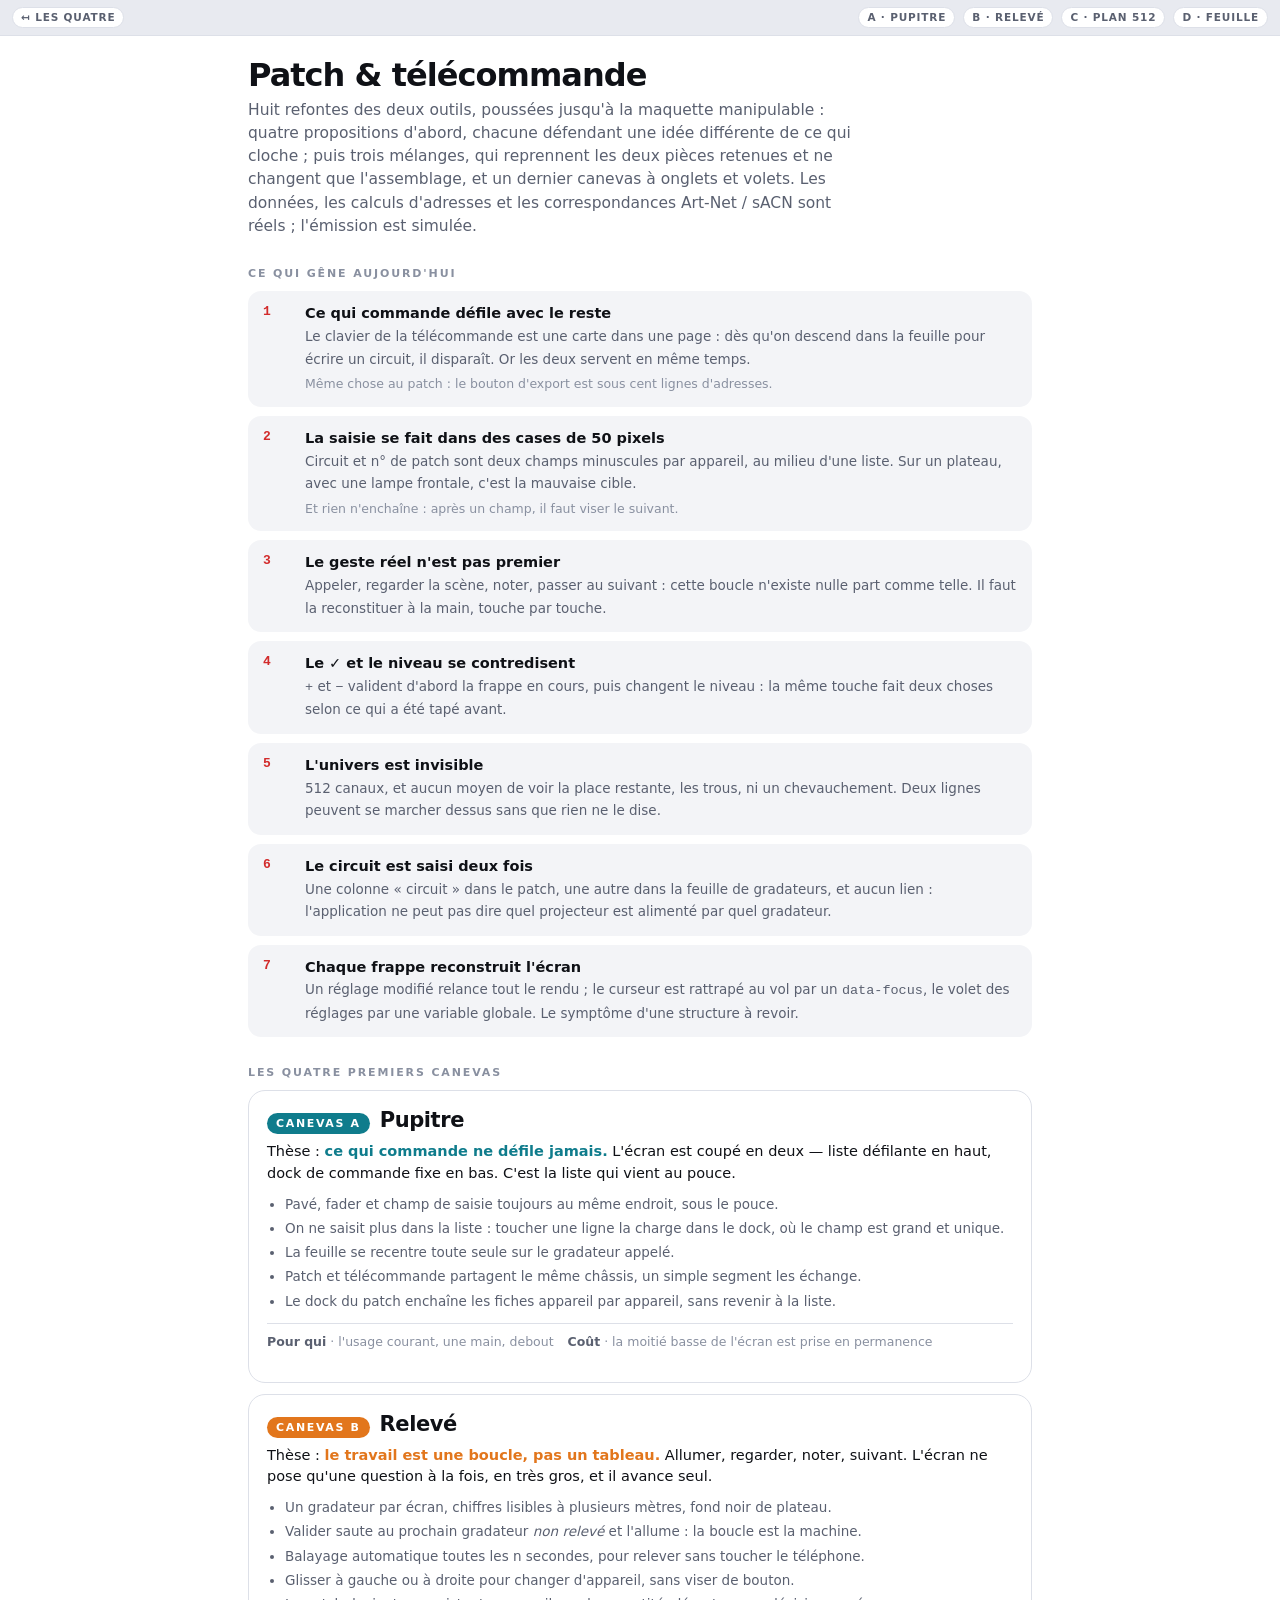
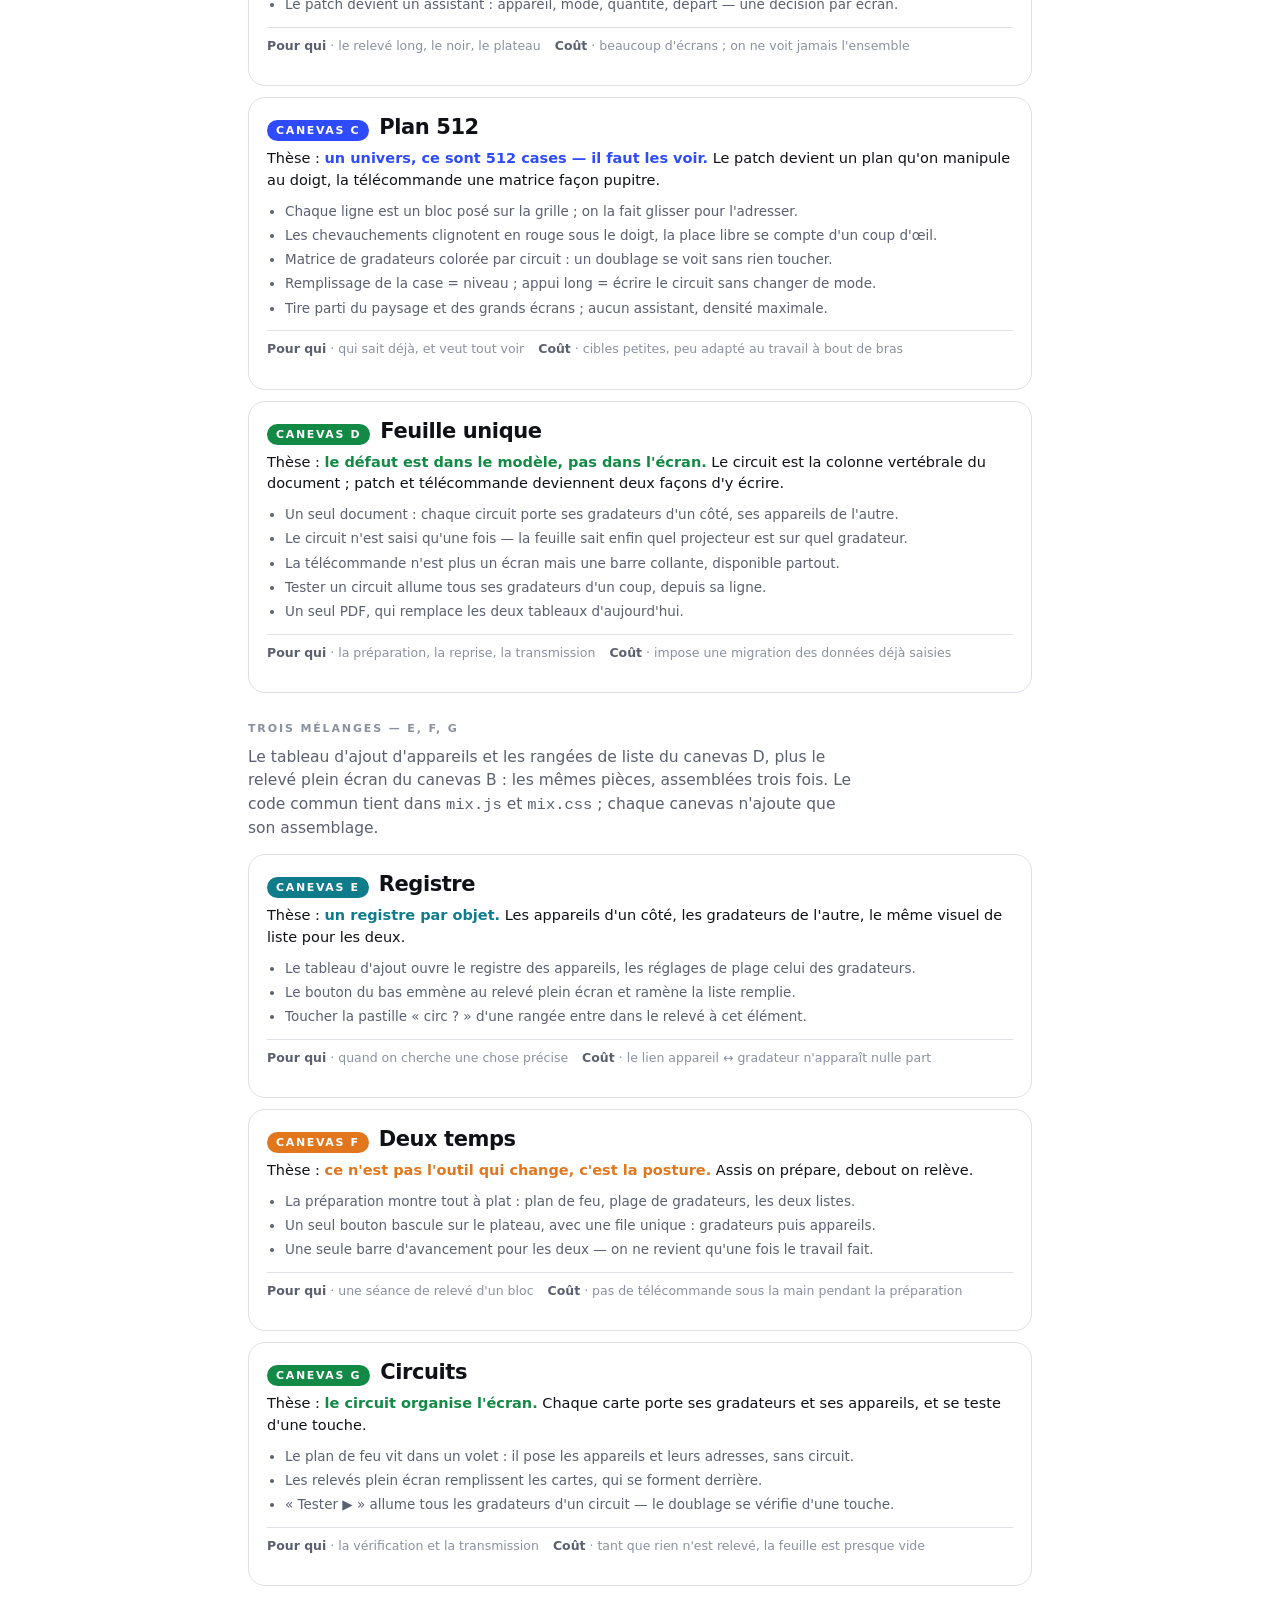
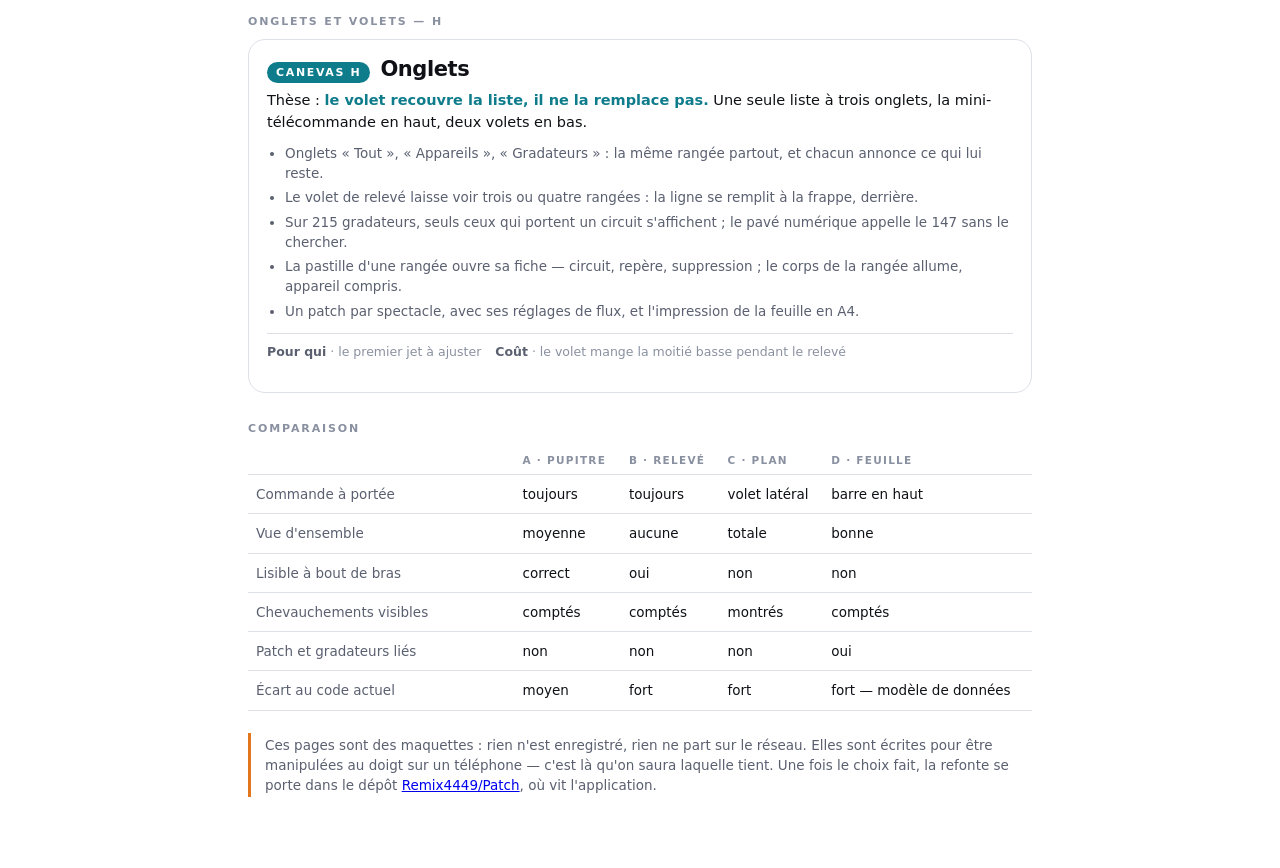
<file: canevas/index.html>
<!doctype html>
<html lang="fr">
<head>
<meta charset="utf-8">
<meta name="viewport" content="width=device-width, initial-scale=1, viewport-fit=cover">
<title>Patch & télécommande — huit canevas</title>
<link rel="stylesheet" href="socle.css">
<style>
.page{max-width:820px;margin:0 auto;padding:22px 18px 60px}
h1{font:800 32px/1.1 var(--disp);letter-spacing:-.03em;margin:0 0 6px}
.chapo{color:var(--ink2);font-size:15.5px;margin:0 0 26px;max-width:62ch}
h2{font:700 11px/1 var(--body);letter-spacing:.17em;text-transform:uppercase;color:var(--ink3);
   margin:30px 0 12px}
.gr{display:flex;flex-direction:column;gap:9px;margin-bottom:8px}
.pb{display:grid;grid-template-columns:30px 1fr;gap:12px;background:var(--sur);border-radius:13px;
    padding:13px 15px}
.pb .k{font:600 13px/1.3 var(--mono);color:var(--ko)}
.pb b{display:block;font:700 14.5px/1.3 var(--body);margin-bottom:2px}
.pb span{font-size:13.5px;color:var(--ink2)}
.pb .o{display:block;margin-top:5px;font-size:12.5px;color:var(--ink3)}

.cv{display:block;text-decoration:none;color:inherit;border:1.5px solid var(--line);
    border-radius:17px;padding:17px 18px;margin-bottom:11px;background:var(--bg)}
.cv:hover{border-color:var(--ink3)}
.cv .h{display:flex;align-items:baseline;gap:10px;flex-wrap:wrap;margin-bottom:7px}
.cv .l{font:700 11px/1 var(--body);letter-spacing:.15em;text-transform:uppercase;
       background:var(--c);color:#fff;border-radius:99px;padding:5px 9px}
.cv h3{font:800 21px/1.15 var(--disp);letter-spacing:-.02em;margin:0}
.cv .th{font-size:14.5px;color:var(--ink);margin:0 0 9px}
.cv .th b{color:var(--c)}
.cv ul{margin:0 0 9px;padding-left:18px;display:flex;flex-direction:column;gap:4px;
       font-size:13.5px;color:var(--ink2)}
.cv .pc{display:flex;gap:14px;flex-wrap:wrap;font-size:12.5px;color:var(--ink3);
        border-top:1px solid var(--line);padding-top:9px}
.cv .pc b{color:var(--ink2);font-weight:700}
table{width:100%;border-collapse:collapse;font-size:13.5px;margin-bottom:10px}
th,td{text-align:left;padding:9px 8px;border-bottom:1px solid var(--line);vertical-align:top}
th{font:700 10.5px/1 var(--body);letter-spacing:.12em;text-transform:uppercase;color:var(--ink3)}
td:first-child{color:var(--ink2);width:34%}
.fin{font-size:13.5px;color:var(--ink2);border-left:3px solid var(--dmx);padding:2px 0 2px 14px;
     margin-top:22px}
</style>
</head>
<body>
<div class="page">
<h1>Patch & télécommande</h1>
<p class="chapo">Huit refontes des deux outils, poussées jusqu'à la maquette manipulable :
quatre propositions d'abord, chacune défendant une idée différente de ce qui cloche ; puis trois
mélanges, qui reprennent les deux pièces retenues et ne changent que l'assemblage, et un dernier
canevas à onglets et volets. Les données,
les calculs d'adresses et les correspondances Art-Net / sACN sont réels ; l'émission est simulée.</p>

<h2>Ce qui gêne aujourd'hui</h2>
<div class="gr">
  <div class="pb"><span class="k">1</span><div><b>Ce qui commande défile avec le reste</b>
    <span>Le clavier de la télécommande est une carte dans une page : dès qu'on descend dans la
    feuille pour écrire un circuit, il disparaît. Or les deux servent en même temps.</span>
    <span class="o">Même chose au patch : le bouton d'export est sous cent lignes d'adresses.</span></div></div>
  <div class="pb"><span class="k">2</span><div><b>La saisie se fait dans des cases de 50 pixels</b>
    <span>Circuit et n° de patch sont deux champs minuscules par appareil, au milieu d'une liste.
    Sur un plateau, avec une lampe frontale, c'est la mauvaise cible.</span>
    <span class="o">Et rien n'enchaîne : après un champ, il faut viser le suivant.</span></div></div>
  <div class="pb"><span class="k">3</span><div><b>Le geste réel n'est pas premier</b>
    <span>Appeler, regarder la scène, noter, passer au suivant : cette boucle n'existe nulle part
    comme telle. Il faut la reconstituer à la main, touche par touche.</span></div></div>
  <div class="pb"><span class="k">4</span><div><b>Le ✓ et le niveau se contredisent</b>
    <span><code>+</code> et <code>−</code> valident d'abord la frappe en cours, puis changent le
    niveau : la même touche fait deux choses selon ce qui a été tapé avant.</span></div></div>
  <div class="pb"><span class="k">5</span><div><b>L'univers est invisible</b>
    <span>512 canaux, et aucun moyen de voir la place restante, les trous, ni un chevauchement.
    Deux lignes peuvent se marcher dessus sans que rien ne le dise.</span></div></div>
  <div class="pb"><span class="k">6</span><div><b>Le circuit est saisi deux fois</b>
    <span>Une colonne « circuit » dans le patch, une autre dans la feuille de gradateurs, et
    aucun lien : l'application ne peut pas dire quel projecteur est alimenté par quel gradateur.</span></div></div>
  <div class="pb"><span class="k">7</span><div><b>Chaque frappe reconstruit l'écran</b>
    <span>Un réglage modifié relance tout le rendu ; le curseur est rattrapé au vol par un
    <code>data-focus</code>, le volet des réglages par une variable globale. Le symptôme d'une
    structure à revoir.</span></div></div>
</div>

<h2>Les quatre premiers canevas</h2>

<a class="cv" href="a-pupitre.html" style="--c:var(--tel)">
  <div class="h"><span class="l">Canevas A</span><h3>Pupitre</h3></div>
  <p class="th">Thèse : <b>ce qui commande ne défile jamais.</b> L'écran est coupé en deux —
  liste défilante en haut, dock de commande fixe en bas. C'est la liste qui vient au pouce.</p>
  <ul>
    <li>Pavé, fader et champ de saisie toujours au même endroit, sous le pouce.</li>
    <li>On ne saisit plus dans la liste : toucher une ligne la charge dans le dock, où le champ est grand et unique.</li>
    <li>La feuille se recentre toute seule sur le gradateur appelé.</li>
    <li>Patch et télécommande partagent le même châssis, un simple segment les échange.</li>
    <li>Le dock du patch enchaîne les fiches appareil par appareil, sans revenir à la liste.</li>
  </ul>
  <p class="pc"><span><b>Pour qui</b> · l'usage courant, une main, debout</span>
    <span><b>Coût</b> · la moitié basse de l'écran est prise en permanence</span></p>
</a>

<a class="cv" href="b-releve.html" style="--c:var(--dmx)">
  <div class="h"><span class="l">Canevas B</span><h3>Relevé</h3></div>
  <p class="th">Thèse : <b>le travail est une boucle, pas un tableau.</b> Allumer, regarder,
  noter, suivant. L'écran ne pose qu'une question à la fois, en très gros, et il avance seul.</p>
  <ul>
    <li>Un gradateur par écran, chiffres lisibles à plusieurs mètres, fond noir de plateau.</li>
    <li>Valider saute au prochain gradateur <em>non relevé</em> et l'allume : la boucle est la machine.</li>
    <li>Balayage automatique toutes les n secondes, pour relever sans toucher le téléphone.</li>
    <li>Glisser à gauche ou à droite pour changer d'appareil, sans viser de bouton.</li>
    <li>Le patch devient un assistant : appareil, mode, quantité, départ — une décision par écran.</li>
  </ul>
  <p class="pc"><span><b>Pour qui</b> · le relevé long, le noir, le plateau</span>
    <span><b>Coût</b> · beaucoup d'écrans ; on ne voit jamais l'ensemble</span></p>
</a>

<a class="cv" href="c-plan.html" style="--c:var(--proj)">
  <div class="h"><span class="l">Canevas C</span><h3>Plan 512</h3></div>
  <p class="th">Thèse : <b>un univers, ce sont 512 cases — il faut les voir.</b> Le patch devient
  un plan qu'on manipule au doigt, la télécommande une matrice façon pupitre.</p>
  <ul>
    <li>Chaque ligne est un bloc posé sur la grille ; on la fait glisser pour l'adresser.</li>
    <li>Les chevauchements clignotent en rouge sous le doigt, la place libre se compte d'un coup d'œil.</li>
    <li>Matrice de gradateurs colorée par circuit : un doublage se voit sans rien toucher.</li>
    <li>Remplissage de la case = niveau ; appui long = écrire le circuit sans changer de mode.</li>
    <li>Tire parti du paysage et des grands écrans ; aucun assistant, densité maximale.</li>
  </ul>
  <p class="pc"><span><b>Pour qui</b> · qui sait déjà, et veut tout voir</span>
    <span><b>Coût</b> · cibles petites, peu adapté au travail à bout de bras</span></p>
</a>

<a class="cv" href="d-feuille.html" style="--c:var(--ok)">
  <div class="h"><span class="l">Canevas D</span><h3>Feuille unique</h3></div>
  <p class="th">Thèse : <b>le défaut est dans le modèle, pas dans l'écran.</b> Le circuit est la
  colonne vertébrale du document ; patch et télécommande deviennent deux façons d'y écrire.</p>
  <ul>
    <li>Un seul document : chaque circuit porte ses gradateurs d'un côté, ses appareils de l'autre.</li>
    <li>Le circuit n'est saisi qu'une fois — la feuille sait enfin quel projecteur est sur quel gradateur.</li>
    <li>La télécommande n'est plus un écran mais une barre collante, disponible partout.</li>
    <li>Tester un circuit allume tous ses gradateurs d'un coup, depuis sa ligne.</li>
    <li>Un seul PDF, qui remplace les deux tableaux d'aujourd'hui.</li>
  </ul>
  <p class="pc"><span><b>Pour qui</b> · la préparation, la reprise, la transmission</span>
    <span><b>Coût</b> · impose une migration des données déjà saisies</span></p>
</a>

<h2>Trois mélanges — E, F, G</h2>
<p class="chapo" style="margin-bottom:14px">Le tableau d'ajout d'appareils et les rangées de liste
du canevas D, plus le relevé plein écran du canevas B : les mêmes pièces, assemblées trois fois.
Le code commun tient dans <code>mix.js</code> et <code>mix.css</code> ; chaque canevas n'ajoute
que son assemblage.</p>

<a class="cv" href="e-registre.html" style="--c:var(--tel)">
  <div class="h"><span class="l">Canevas E</span><h3>Registre</h3></div>
  <p class="th">Thèse : <b>un registre par objet.</b> Les appareils d'un côté, les gradateurs de
  l'autre, le même visuel de liste pour les deux.</p>
  <ul>
    <li>Le tableau d'ajout ouvre le registre des appareils, les réglages de plage celui des gradateurs.</li>
    <li>Le bouton du bas emmène au relevé plein écran et ramène la liste remplie.</li>
    <li>Toucher la pastille « circ ? » d'une rangée entre dans le relevé à cet élément.</li>
  </ul>
  <p class="pc"><span><b>Pour qui</b> · quand on cherche une chose précise</span>
    <span><b>Coût</b> · le lien appareil ↔ gradateur n'apparaît nulle part</span></p>
</a>

<a class="cv" href="f-deux-temps.html" style="--c:var(--dmx)">
  <div class="h"><span class="l">Canevas F</span><h3>Deux temps</h3></div>
  <p class="th">Thèse : <b>ce n'est pas l'outil qui change, c'est la posture.</b> Assis on prépare,
  debout on relève.</p>
  <ul>
    <li>La préparation montre tout à plat : plan de feu, plage de gradateurs, les deux listes.</li>
    <li>Un seul bouton bascule sur le plateau, avec une file unique : gradateurs puis appareils.</li>
    <li>Une seule barre d'avancement pour les deux — on ne revient qu'une fois le travail fait.</li>
  </ul>
  <p class="pc"><span><b>Pour qui</b> · une séance de relevé d'un bloc</span>
    <span><b>Coût</b> · pas de télécommande sous la main pendant la préparation</span></p>
</a>

<a class="cv" href="g-circuits.html" style="--c:var(--ok)">
  <div class="h"><span class="l">Canevas G</span><h3>Circuits</h3></div>
  <p class="th">Thèse : <b>le circuit organise l'écran.</b> Chaque carte porte ses gradateurs et
  ses appareils, et se teste d'une touche.</p>
  <ul>
    <li>Le plan de feu vit dans un volet : il pose les appareils et leurs adresses, sans circuit.</li>
    <li>Les relevés plein écran remplissent les cartes, qui se forment derrière.</li>
    <li>« Tester ▶ » allume tous les gradateurs d'un circuit — le doublage se vérifie d'une touche.</li>
  </ul>
  <p class="pc"><span><b>Pour qui</b> · la vérification et la transmission</span>
    <span><b>Coût</b> · tant que rien n'est relevé, la feuille est presque vide</span></p>
</a>

<h2>Onglets et volets — H</h2>

<a class="cv" href="h-onglets.html" style="--c:var(--tel)">
  <div class="h"><span class="l">Canevas H</span><h3>Onglets</h3></div>
  <p class="th">Thèse : <b>le volet recouvre la liste, il ne la remplace pas.</b> Une seule liste
  à trois onglets, la mini-télécommande en haut, deux volets en bas.</p>
  <ul>
    <li>Onglets « Tout », « Appareils », « Gradateurs » : la même rangée partout, et chacun annonce ce qui lui reste.</li>
    <li>Le volet de relevé laisse voir trois ou quatre rangées : la ligne se remplit à la frappe, derrière.</li>
    <li>Sur 215 gradateurs, seuls ceux qui portent un circuit s'affichent ; le pavé numérique appelle le 147 sans le chercher.</li>
    <li>La pastille d'une rangée ouvre sa fiche — circuit, repère, suppression ; le corps de la rangée allume, appareil compris.</li>
    <li>Un patch par spectacle, avec ses réglages de flux, et l'impression de la feuille en A4.</li>
  </ul>
  <p class="pc"><span><b>Pour qui</b> · le premier jet à ajuster</span>
    <span><b>Coût</b> · le volet mange la moitié basse pendant le relevé</span></p>
</a>

<h2>Comparaison</h2>
<table>
  <tr><th></th><th>A · Pupitre</th><th>B · Relevé</th><th>C · Plan</th><th>D · Feuille</th></tr>
  <tr><td>Commande à portée</td><td>toujours</td><td>toujours</td><td>volet latéral</td><td>barre en haut</td></tr>
  <tr><td>Vue d'ensemble</td><td>moyenne</td><td>aucune</td><td>totale</td><td>bonne</td></tr>
  <tr><td>Lisible à bout de bras</td><td>correct</td><td>oui</td><td>non</td><td>non</td></tr>
  <tr><td>Chevauchements visibles</td><td>comptés</td><td>comptés</td><td>montrés</td><td>comptés</td></tr>
  <tr><td>Patch et gradateurs liés</td><td>non</td><td>non</td><td>non</td><td>oui</td></tr>
  <tr><td>Écart au code actuel</td><td>moyen</td><td>fort</td><td>fort</td><td>fort — modèle de données</td></tr>
</table>

<p class="fin">Ces pages sont des maquettes : rien n'est enregistré, rien ne part sur le réseau.
Elles sont écrites pour être manipulées au doigt sur un téléphone — c'est là qu'on saura
laquelle tient. Une fois le choix fait, la refonte se porte dans le dépôt
<a href="https://github.com/Remix4449/Patch">Remix4449/Patch</a>, où vit l'application.</p>
</div>
<script src="socle.js"></script>
<script>bandeau("");</script>
</body>
</html>
</file>
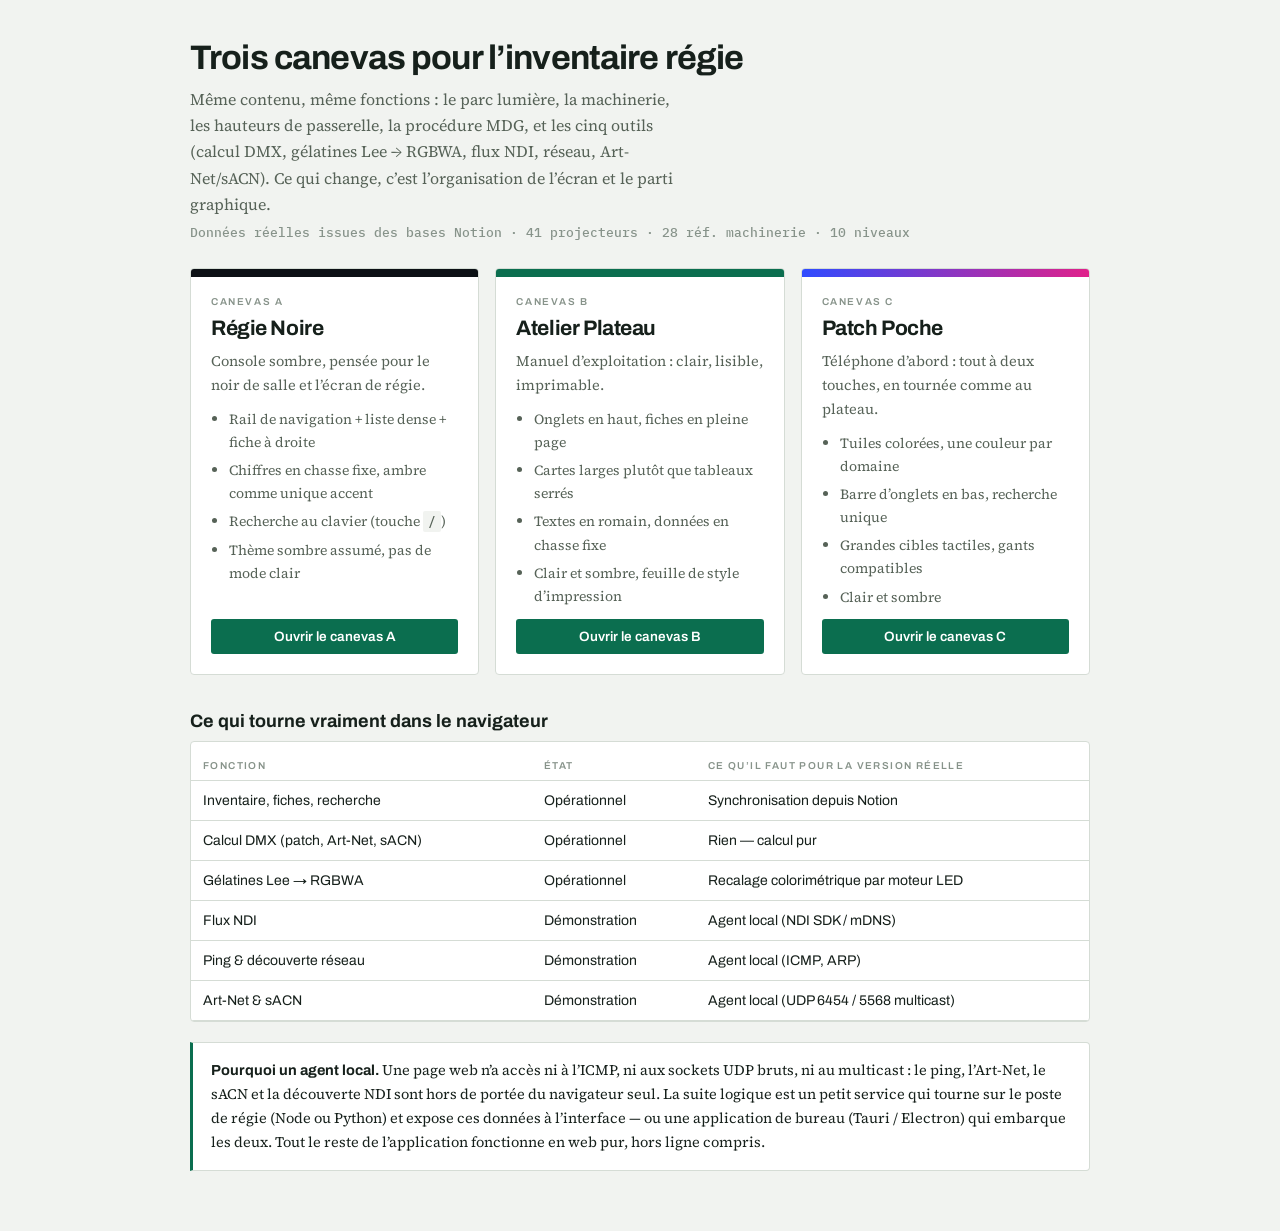
<file: inventaire/index.html>
<!doctype html>
<html lang="fr">
<head>
<meta charset="utf-8">
<meta name="viewport" content="width=device-width, initial-scale=1, viewport-fit=cover">
<title>Trois canevas régie</title>
<link rel="preconnect" href="https://fonts.googleapis.com">
<link rel="preconnect" href="https://fonts.gstatic.com" crossorigin>
<link rel="stylesheet" href="https://fonts.googleapis.com/css2?family=Archivo:wght@500;600;700&family=IBM+Plex+Mono:wght@400;500&family=Source+Serif+4:opsz,wght@8..60,400&display=swap">
<style>
  :root{
    --bg:#F1F3F0; --card:#fff; --line:#D5DCD5; --ink:#16201B; --ink2:#566257; --ink3:#87938A;
    --a:#0B6E4F; --disp:"Archivo",system-ui,sans-serif; --serif:"Source Serif 4",Georgia,serif;
    --mono:"IBM Plex Mono",ui-monospace,monospace; color-scheme:light dark;
  }
  @media (prefers-color-scheme:dark){ :root:not([data-theme="light"]){
    --bg:#12150F; --card:#191D17; --line:#2C332A; --ink:#E6EBE2; --ink2:#A3AE9E; --ink3:#78836F; --a:#57C89B; } }
  :root[data-theme="dark"]{ --bg:#12150F; --card:#191D17; --line:#2C332A;
    --ink:#E6EBE2; --ink2:#A3AE9E; --ink3:#78836F; --a:#57C89B; }
  *{box-sizing:border-box}
  body{margin:0;background:var(--bg);color:var(--ink);font:16px/1.65 var(--serif)}
  .wrap{max-width:940px;margin:0 auto;padding:40px 20px 60px}
  h1{font:700 34px/1.05 var(--disp);letter-spacing:-.025em;margin:0 0 10px;text-wrap:balance}
  .intro{color:var(--ink2);max-width:62ch;margin:0 0 8px}
  .meta{font:500 12.5px/1 var(--mono);color:var(--ink3);margin:0 0 30px}
  .grid{display:grid;grid-template-columns:repeat(auto-fit,minmax(260px,1fr));gap:16px}
  .c{background:var(--card);border:1px solid var(--line);border-radius:4px;overflow:hidden;
     display:flex;flex-direction:column}
  .c .top{height:8px}
  .c .in{padding:20px;display:flex;flex-direction:column;gap:10px;flex:1}
  .c h2{font:700 21px/1.1 var(--disp);margin:0;letter-spacing:-.02em}
  .c .kick{font:600 10px/1 var(--disp);letter-spacing:.16em;text-transform:uppercase;color:var(--ink3)}
  .c p{margin:0;font-size:14.5px;color:var(--ink2)}
  .c ul{margin:0;padding-left:18px;font-size:14px;color:var(--ink2);display:flex;flex-direction:column;gap:5px}
  .c a{margin-top:auto;display:inline-block;background:var(--a);color:var(--card);text-decoration:none;
       font:600 13.5px/1 var(--disp);padding:11px 15px;border-radius:3px;text-align:center}
  h3{font:700 18px/1.2 var(--disp);margin:36px 0 8px}
  .note{background:var(--card);border:1px solid var(--line);border-left:3px solid var(--a);
        border-radius:0 4px 4px 0;padding:16px 18px;font-size:14.5px}
  .note b{font-family:var(--disp)}
  code{font:500 13px/1 var(--mono);background:var(--bg);padding:2px 5px;border-radius:2px}
  table{border-collapse:collapse;width:100%;font:14px/1.5 var(--disp);margin-top:10px}
  th,td{text-align:left;padding:9px 12px;border-bottom:1px solid var(--line);vertical-align:top}
  th{font:600 10px/1 var(--disp);letter-spacing:.14em;text-transform:uppercase;color:var(--ink3)}
  .tw{overflow-x:auto;background:var(--card);border:1px solid var(--line);border-radius:4px}
</style>
</head>
<body>
<div class="wrap">
  <h1>Trois canevas pour l’inventaire régie</h1>
  <p class="intro">Même contenu, même fonctions : le parc lumière, la machinerie, les hauteurs de passerelle,
     la procédure MDG, et les cinq outils (calcul DMX, gélatines Lee → RGBWA, flux NDI, réseau, Art-Net/sACN).
     Ce qui change, c’est l’organisation de l’écran et le parti graphique.</p>
  <p class="meta">Données réelles issues des bases Notion · 41 projecteurs · 28 réf. machinerie · 10 niveaux</p>

  <div class="grid">
    <article class="c"><div class="top" style="background:#0C1015"></div><div class="in">
      <span class="kick">Canevas A</span>
      <h2>Régie Noire</h2>
      <p>Console sombre, pensée pour le noir de salle et l’écran de régie.</p>
      <ul><li>Rail de navigation + liste dense + fiche à droite</li>
        <li>Chiffres en chasse fixe, ambre comme unique accent</li>
        <li>Recherche au clavier (touche <code>/</code>)</li>
        <li>Thème sombre assumé, pas de mode clair</li></ul>
      <a href="canevas-a-regie.html">Ouvrir le canevas A</a></div></article>

    <article class="c"><div class="top" style="background:#0B6E4F"></div><div class="in">
      <span class="kick">Canevas B</span>
      <h2>Atelier Plateau</h2>
      <p>Manuel d’exploitation : clair, lisible, imprimable.</p>
      <ul><li>Onglets en haut, fiches en pleine page</li>
        <li>Cartes larges plutôt que tableaux serrés</li>
        <li>Textes en romain, données en chasse fixe</li>
        <li>Clair et sombre, feuille de style d’impression</li></ul>
      <a href="canevas-b-atelier.html">Ouvrir le canevas B</a></div></article>

    <article class="c"><div class="top" style="background:linear-gradient(90deg,#2F4BFF,#E0218A)"></div><div class="in">
      <span class="kick">Canevas C</span>
      <h2>Patch Poche</h2>
      <p>Téléphone d’abord : tout à deux touches, en tournée comme au plateau.</p>
      <ul><li>Tuiles colorées, une couleur par domaine</li>
        <li>Barre d’onglets en bas, recherche unique</li>
        <li>Grandes cibles tactiles, gants compatibles</li>
        <li>Clair et sombre</li></ul>
      <a href="canevas-c-patch.html">Ouvrir le canevas C</a></div></article>
  </div>

  <h3>Ce qui tourne vraiment dans le navigateur</h3>
  <div class="tw"><table>
    <thead><tr><th>Fonction</th><th>État</th><th>Ce qu’il faut pour la version réelle</th></tr></thead>
    <tbody>
      <tr><td>Inventaire, fiches, recherche</td><td>Opérationnel</td><td>Synchronisation depuis Notion</td></tr>
      <tr><td>Calcul DMX (patch, Art-Net, sACN)</td><td>Opérationnel</td><td>Rien — calcul pur</td></tr>
      <tr><td>Gélatines Lee → RGBWA</td><td>Opérationnel</td><td>Recalage colorimétrique par moteur LED</td></tr>
      <tr><td>Flux NDI</td><td>Démonstration</td><td>Agent local (NDI SDK / mDNS)</td></tr>
      <tr><td>Ping &amp; découverte réseau</td><td>Démonstration</td><td>Agent local (ICMP, ARP)</td></tr>
      <tr><td>Art-Net &amp; sACN</td><td>Démonstration</td><td>Agent local (UDP 6454 / 5568 multicast)</td></tr>
    </tbody>
  </table></div>

  <div class="note" style="margin-top:20px">
    <b>Pourquoi un agent local.</b> Une page web n’a accès ni à l’ICMP, ni aux sockets UDP bruts,
    ni au multicast : le ping, l’Art-Net, le sACN et la découverte NDI sont hors de portée du navigateur seul.
    La suite logique est un petit service qui tourne sur le poste de régie (Node ou Python) et expose ces
    données à l’interface — ou une application de bureau (Tauri / Electron) qui embarque les deux.
    Tout le reste de l’application fonctionne en web pur, hors ligne compris.
  </div>
</div>
</body>
</html>
</file>
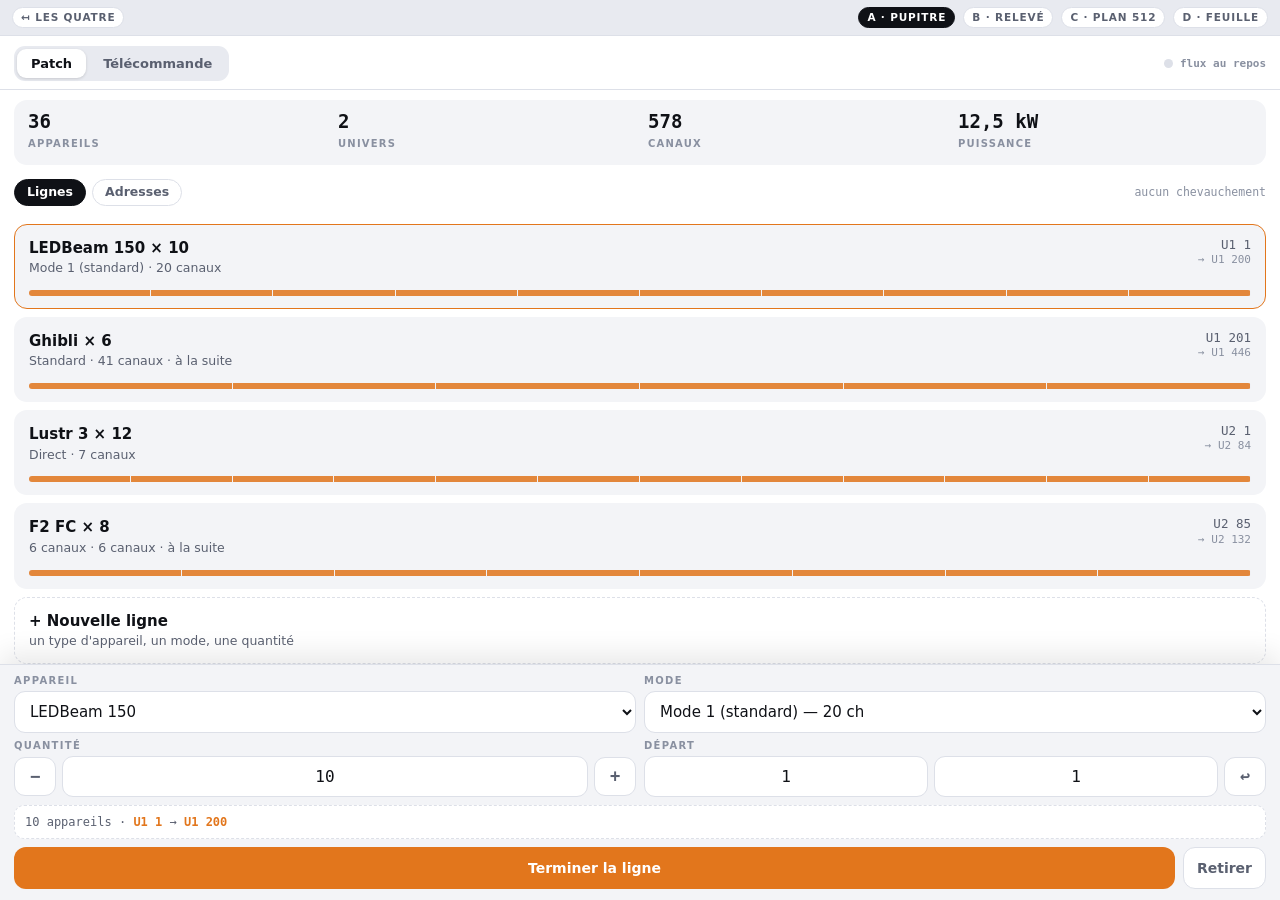
<file: canevas/a-pupitre.html>
<!doctype html>
<html lang="fr">
<head>
<meta charset="utf-8">
<meta name="viewport" content="width=device-width, initial-scale=1, viewport-fit=cover">
<title>Canevas A — Pupitre</title>
<link rel="stylesheet" href="socle.css">
<style>
/* ---------------------------------------------------------------------------
   Canevas A — « Pupitre »

   Thèse : ce qui commande ne défile jamais.
   L'écran est coupé en deux pour de bon — une liste qui défile en haut, un
   dock de commande fixe en bas. Le pavé, le niveau et le champ de saisie
   restent sous le pouce quoi qu'il arrive, et c'est la liste qui vient à eux :
   elle se recentre toute seule sur la ligne en cours.

   Conséquence : on ne saisit plus jamais dans la liste. Toucher une ligne la
   charge dans le dock, où le champ est grand, unique, et à portée de pouce.
--------------------------------------------------------------------------- */

.app{display:flex;flex-direction:column;flex:1;min-height:0}

/* ------------------------------- en-tête -------------------------------- */
.top{display:flex;align-items:center;gap:8px;padding:10px 14px 8px;flex:none;
     border-bottom:1px solid var(--line)}
.seg{display:flex;background:var(--sur2);border-radius:11px;padding:3px;gap:3px}
.seg button{border:0;background:none;border-radius:9px;padding:8px 14px;
            font:700 13px/1 var(--body);color:var(--ink2)}
.seg button[aria-pressed="true"]{background:var(--bg);color:var(--ink);
            box-shadow:0 1px 3px rgba(0,0,0,.14)}
.flux{margin-left:auto;display:flex;align-items:center;gap:7px;font:600 11px/1 var(--mono);
      color:var(--ink3);white-space:nowrap}
.led{width:9px;height:9px;border-radius:99px;background:var(--line)}
.led.on{background:var(--ok);box-shadow:0 0 0 3px color-mix(in srgb,var(--ok) 25%,transparent)}

/* ------------------------- liste défilante (haut) ------------------------ */
.liste{flex:1;min-height:0;overflow-y:auto;padding:10px 14px 18px;
       scroll-padding-block:96px}
.sub{display:flex;gap:6px;margin-bottom:10px;position:sticky;top:0;background:var(--bg);
     padding:4px 0 8px;z-index:2}
.sub button{border:1.5px solid var(--line);background:var(--bg);border-radius:99px;
            padding:6px 12px;font:600 12.5px/1 var(--body);color:var(--ink2)}
.sub button[aria-pressed="true"]{background:var(--ink);border-color:var(--ink);color:var(--bg)}
.sub .cnt{margin-left:auto;align-self:center;font:500 11.5px/1 var(--mono);color:var(--ink3)}

.gl{display:grid;grid-template-columns:46px 58px 1fr auto;gap:9px;align-items:center;
    width:100%;text-align:left;border:0;border-bottom:1px solid var(--line);
    background:none;padding:9px 6px;border-radius:10px}
.gl .n{font:600 16px/1 var(--mono);color:var(--ink2);text-align:center;
       border:1.5px solid var(--line);border-radius:9px;padding:7px 0}
.gl .a{font:500 11px/1.2 var(--mono);color:var(--ink3)}
.gl .a b{display:block;font-size:13px;color:var(--ink)}
.gl .c{min-width:0}
.gl .c b{display:block;font:700 14.5px/1.2 var(--body)}
.gl .c span{font-size:12px;color:var(--ink3)}
.gl .c b.vide{color:var(--ink3);font-weight:500;font-style:italic}
.gl .lv{font:600 13px/1 var(--mono);color:var(--tel);min-width:40px;text-align:right}
.gl[aria-current="true"]{background:color-mix(in srgb,var(--tel) 13%,transparent);
    border-bottom-color:transparent}
.gl.on .n{background:var(--tel);border-color:var(--tel);color:#fff}

.li{display:grid;grid-template-columns:1fr auto;gap:4px 12px;width:100%;text-align:left;
    background:var(--sur);border:1.5px solid transparent;border-radius:13px;
    padding:12px 14px;margin-bottom:8px}
.li b{font:700 15px/1.2 var(--body)}
.li .m{font-size:12.5px;color:var(--ink2)}
.li .r{font:500 12.5px/1.3 var(--mono);color:var(--ink2);text-align:right;white-space:nowrap}
.li .r i{display:block;font-style:normal;font-size:11px;color:var(--ink3)}
.li[aria-current="true"]{border-color:var(--dmx)}
.li .bar{grid-column:1/-1;height:6px;border-radius:99px;background:var(--sur2);
         margin-top:8px;overflow:hidden;display:flex}
.li .bar i{height:100%;background:var(--dmx);opacity:.85;border-right:1px solid var(--sur)}

.ad{display:grid;grid-template-columns:34px 1fr 74px 62px;gap:9px;align-items:center;
    width:100%;text-align:left;border:0;background:none;padding:8px 6px;border-radius:10px;
    border-bottom:1px solid var(--line)}
.ad .n{font:500 12px/1 var(--mono);color:var(--ink3);text-align:right}
.ad .t b{display:block;font:700 13.5px/1.2 var(--body);overflow:hidden;
         text-overflow:ellipsis;white-space:nowrap}
.ad .t span{font-size:11px;color:var(--ink3)}
.ad .dm{font:500 11.5px/1.15 var(--mono);color:var(--ink3);text-align:right}
.ad .dm b{font-size:13.5px;color:var(--ink);display:block}
.ad .cir{font:600 13px/1 var(--mono);text-align:center;border:1.5px dashed var(--line);
         border-radius:9px;padding:8px 2px;color:var(--ink3)}
.ad .cir.plein{border-style:solid;border-color:var(--dmx);color:var(--ink)}
.ad[aria-current="true"]{background:color-mix(in srgb,var(--dmx) 13%,transparent)}
.ad.ko .dm b{color:var(--ko)}

.vide{color:var(--ink3);font-size:13.5px;padding:22px 4px;text-align:center}
.tot{display:flex;gap:16px;background:var(--sur);border-radius:13px;padding:12px 14px;
     margin-bottom:10px}
.tot div{flex:1}
.tot b{display:block;font:600 19px/1 var(--mono)}
.tot span{font:600 10px/1 var(--body);letter-spacing:.12em;text-transform:uppercase;color:var(--ink3)}

/* ---------------------------- dock fixe (bas) ---------------------------- */
.dock{flex:none;border-top:1.5px solid var(--line);background:var(--sur);
      padding:11px 14px calc(11px + env(safe-area-inset-bottom,0px));
      box-shadow:0 -10px 26px rgba(0,0,0,.09)}

.ec{display:grid;grid-template-columns:auto 1fr auto;align-items:center;gap:10px;
    background:var(--bg);border:1.5px solid var(--line);border-radius:13px;
    padding:9px 12px;margin-bottom:9px}
.ec .num{font:600 38px/1 var(--mono);color:var(--tel);letter-spacing:-.02em;
         font-variant-numeric:tabular-nums;min-width:74px}
.ec .num.frappe{color:var(--dmx)}
.ec .mid{min-width:0}
.ec .mid input{width:100%;background:none;border:0;outline:none;font:700 17px/1.2 var(--body);
               padding:0}
.ec .mid input::placeholder{color:var(--ink3);font-weight:500;font-style:italic}
.ec .mid span{display:block;font:500 11px/1.3 var(--mono);color:var(--ink3)}
.ec .pct{font:600 26px/1 var(--mono);font-variant-numeric:tabular-nums;text-align:right}

.fad{-webkit-appearance:none;appearance:none;width:100%;height:30px;background:none;margin:0 0 8px}
.fad::-webkit-slider-runnable-track{height:30px;border-radius:11px;background:var(--sur2)}
.fad::-webkit-slider-thumb{-webkit-appearance:none;width:30px;height:30px;border-radius:9px;
     background:var(--tel);border:0;box-shadow:0 1px 4px rgba(0,0,0,.3)}
.fad::-moz-range-track{height:30px;border-radius:11px;background:var(--sur2)}
.fad::-moz-range-thumb{width:30px;height:30px;border-radius:9px;background:var(--tel);border:0}

.kp{display:grid;grid-template-columns:repeat(4,1fr);gap:7px}
.kp button{border:0;border-radius:12px;padding:12px 0;background:var(--sur2);
           font:600 20px/1 var(--mono)}
.kp button:active{transform:scale(.97)}
.kp button.s{font:700 13px/1 var(--body);background:var(--bg);
             border:1.5px solid var(--line);color:var(--ink2)}
.kp button.s.on{background:var(--tel);border-color:var(--tel);color:#fff}
.kp button.acc{background:var(--tel);color:#fff}
.kp button.sm{grid-column:span 2;font:700 13px/1 var(--body);background:var(--bg);
              border:1.5px solid var(--line);color:var(--ink2);padding:12px 0}
.nav3{display:grid;grid-template-columns:1fr 1fr 78px;gap:7px;margin-top:7px}
.nav3 button{border:1.5px solid var(--line);background:var(--bg);border-radius:12px;padding:11px 0;
             font:700 13px/1 var(--body);color:var(--ink2)}
.nav3 button.on{background:var(--tel);border-color:var(--tel);color:#fff}

.dock .f{display:flex;flex-direction:column;gap:5px;min-width:0}
.dock .f label{font:700 10px/1 var(--body);letter-spacing:.13em;text-transform:uppercase;color:var(--ink3)}
.dock .f select,.dock .f input{background:var(--bg);border:1.5px solid var(--line);
     border-radius:11px;padding:10px 11px;outline:none;width:100%;font:500 15px/1.2 var(--body)}
.dock .f input{font:500 16px/1 var(--mono)}
.dock .gr2{display:grid;grid-template-columns:1fr 1fr;gap:8px;margin-bottom:8px}
.dock .gr3{display:grid;grid-template-columns:1fr 1fr 1fr;gap:8px;margin-bottom:8px}
.stepper{display:grid;grid-template-columns:42px 1fr 42px;gap:6px;align-items:center}
.stepper button{border:1.5px solid var(--line);background:var(--bg);border-radius:11px;
                padding:10px 0;font:600 17px/1 var(--mono);color:var(--ink2)}
.stepper input{text-align:center}
.apercu{font:500 12px/1.35 var(--mono);color:var(--ink2);background:var(--bg);
        border:1px dashed var(--line);border-radius:10px;padding:8px 10px;margin-bottom:8px}
.apercu b{color:var(--dmx)}
.act{display:grid;grid-template-columns:1fr auto;gap:8px}
.act button{border:0;border-radius:12px;padding:13px;font:700 14px/1 var(--body);
            background:var(--dmx);color:#fff}
.act button.sec{background:var(--bg);border:1.5px solid var(--line);color:var(--ink2)}
</style>
</head>
<body>
<div class="app">
  <div class="top">
    <div class="seg" id="seg">
      <button data-o="patch" aria-pressed="true">Patch</button>
      <button data-o="tel" aria-pressed="false">Télécommande</button>
    </div>
    <div class="flux"><span class="led" id="led"></span><span id="fluxt">flux arrêté</span></div>
  </div>
  <div class="liste" id="liste"></div>
  <div class="dock" id="dock"></div>
</div>

<script src="socle.js"></script>
<script>
bandeau("a");

/* --------------------------------- état ---------------------------------- */
const S = {
  outil:"patch",            // patch | tel
  vue:"lignes",             // patch : lignes | adresses
  ligne:"l1",               // ligne chargée dans le dock
  app:null,                 // appareil sélectionné dans la vue adresses
  lignes:JSON.parse(JSON.stringify(DEMO_LIGNES)),
  fiches:{},                // n° d'appareil -> { circuit, patch }
  reg:{ ...REGLAGES_DEFAUT },
  grada:JSON.parse(JSON.stringify(DEMO_CIRCUITS)),
  niv:{}, sel:0, saisie:""
};

const fiche  = n => S.fiches[n] || (S.fiches[n] = { circuit:"", patch:"" });
/* Ancre d'ouverture : #tel ouvre directement la télécommande — pratique pour
   comparer les canevas entre eux sans repasser par le patch. */
if(location.hash === "#tel") S.outil = "tel";

const gfiche = n => S.grada[n]  || (S.grada[n]  = { circuit:"", note:"" });
const court  = cle => trouverApp(cle).nom;

/* --------------------------------- flux ---------------------------------- */
function envoyer(){
  FLUX.poser(S.niv, S.reg);
  const on = Object.values(S.niv).filter(v => v > 0).length;
  $("#led").classList.toggle("on", on > 0);
  $("#fluxt").textContent = on
    ? `${S.reg.proto} · U${FLUX.univers.join(", U")} · ${on} canal${on > 1 ? "x" : ""}`
    : "flux au repos";
}

/* ------------------------------ télécommande ----------------------------- */
/* Le dock porte tout : l'afficheur, le champ circuit du gradateur appelé, le
   fader et le pavé. La feuille au-dessus ne sert plus qu'à lire et à pointer. */

function choisir(n){
  if(!n || n < S.reg.premier) return;
  if(S.reg.solo) Object.keys(S.niv).forEach(k => { if(+k !== n) S.niv[k] = 0; });
  S.sel = n; S.saisie = "";
  if(!S.niv[n]) S.niv[n] = 100;
  vibrer(12); envoyer(); rendre();
  defiler($(`.gl[data-n="${n}"]`), "center");
}
function niveau(pct){
  if(!S.sel) return;
  S.niv[S.sel] = Math.max(0, Math.min(100, Math.round(pct)));
  envoyer(); rendre();
}

function listeTel(){
  const d = el("div");
  const s = el("div", "sub");
  s.innerHTML = `<button aria-pressed="true">Gradateurs</button>
    <button aria-pressed="false">Par circuit</button>
    <span class="cnt" id="avanc"></span>`;
  const [bg, bc] = s.querySelectorAll("button");
  const corps = el("div");
  const majAvanc = () => {
    let faits = 0;
    for(let n = S.reg.premier; n < S.reg.premier + S.reg.nb; n++)
      if((S.grada[n] || {}).circuit) faits++;
    $("#avanc", s).textContent = `${faits} / ${S.reg.nb} relevés`;
  };
  bg.onclick = () => { bg.ariaPressed = "true"; bc.ariaPressed = "false"; corps.replaceChildren(gradas()); };
  bc.onclick = () => { bg.ariaPressed = "false"; bc.ariaPressed = "true"; corps.replaceChildren(circuits()); };

  function gradas(){
    const z = el("div");
    for(let n = S.reg.premier; n < S.reg.premier + S.reg.nb; n++){
      const a = adrGrada(n, S.reg) || { u:"—", canal:"—" };
      const f = S.grada[n] || {};
      const lv = S.niv[n] || 0;
      const b = el("button", "gl" + (lv > 0 ? " on" : ""));
      b.dataset.n = n;
      b.setAttribute("aria-current", n === S.sel);
      b.innerHTML = `<span class="n">${n}</span>
        <span class="a">U${a.u}<b>${a.canal}</b></span>
        <span class="c"><b class="${f.circuit ? "" : "vide"}">${f.circuit ? "circuit " + esc(f.circuit) : "à relever"}</b>
          <span>${esc(f.note || "")}</span></span>
        <span class="lv">${lv ? lv + " %" : ""}</span>`;
      b.onclick = () => choisir(n);
      z.append(b);
    }
    return z;
  }
  function circuits(){
    const m = new Map();
    Object.keys(S.grada).forEach(k => {
      const c = (S.grada[k].circuit || "").trim();
      if(!c) return;
      (m.get(c) || m.set(c, []).get(c)).push(+k);
    });
    const z = el("div");
    if(!m.size){ z.append(el("p", "vide", "Aucun circuit relevé pour l'instant.")); return z; }
    [...m.entries()].sort((a, b) => (parseInt(a[0]) || 0) - (parseInt(b[0]) || 0)).forEach(([c, g]) => {
      const b = el("button", "li");
      b.innerHTML = `<div><b>Circuit ${esc(c)}</b>
        <div class="m">${g.map(x => "gradateur " + x).join(" · ")}</div></div>
        <span class="r">${g.length}<i>gradateur${g.length > 1 ? "s" : ""}</i></span>`;
      b.onclick = () => {
        Object.keys(S.niv).forEach(k => S.niv[k] = 0);
        g.sort((x, y) => x - y).forEach(x => S.niv[x] = 100);
        S.sel = g[0]; S.saisie = ""; envoyer(); rendre();
      };
      z.append(b);
    });
    z.append(el("p", "vide", "Toucher un circuit allume tous ses gradateurs : le doublage se vérifie en une touche."));
    return z;
  }

  corps.replaceChildren(gradas());
  majAvanc();
  d.append(s, corps);
  return d;
}

function dockTel(){
  const d = el("div");
  const n = S.saisie || S.sel || 0;
  const a = S.sel ? adrGrada(S.sel, S.reg) : null;
  const f = S.sel ? gfiche(S.sel) : { circuit:"", note:"" };
  const lv = S.sel ? (S.niv[S.sel] || 0) : 0;

  const ec = el("div", "ec");
  ec.innerHTML = `<span class="num${S.saisie ? " frappe" : ""}">${n || "—"}</span>
    <span class="mid">
      <input id="cir" inputmode="numeric" placeholder="circuit ?" value="${esc(f.circuit)}"
             aria-label="Circuit du gradateur appelé"${S.sel ? "" : " disabled"}>
      <span>${S.saisie ? "frappe en cours — ✓ pour appeler"
             : a ? `U${a.u} · canal ${a.canal}${f.note ? " · " + esc(f.note) : ""}`
                 : "aucun gradateur appelé"}</span>
    </span>
    <span class="pct">${lv} %</span>`;
  d.append(ec);
  const ci = $("#cir", ec);
  if(ci) ci.oninput = () => { gfiche(S.sel).circuit = ci.value; majListeSeule(); };

  const fad = el("input", "fad");
  Object.assign(fad, { type:"range", min:0, max:100, step:1, value:lv, disabled:!S.sel });
  fad.setAttribute("aria-label", "Niveau du gradateur appelé");
  fad.oninput = e => niveauSeul(+e.target.value);
  d.append(fad);

  const kp = el("div", "kp");
  const touches = [
    ["1"], ["2"], ["3"], ["Full", "s"],
    ["4"], ["5"], ["6"], ["+", "s"],
    ["7"], ["8"], ["9"], ["−", "s"],
    ["C"], ["0"], ["✓", "acc"], ["Noir", "s"]
  ];
  touches.forEach(([t, c]) => {
    const b = el("button", c || null, t);
    if(t === "Full" && lv === 100) b.classList.add("on");
    if(t === "Noir" && S.sel && lv === 0) b.classList.add("on");
    b.onclick = () => {
      if(t === "C"){ S.saisie = ""; rendre(); return; }
      if(t === "✓"){ if(S.saisie) choisir(parseInt(S.saisie, 10)); return; }
      if(t === "Full"){ niveau(100); return; }
      if(t === "Noir"){ niveau(0); return; }
      if(t === "+"){ niveau(lv + S.reg.pas); return; }
      if(t === "−"){ niveau(lv - S.reg.pas); return; }
      if(S.saisie.length < 4) S.saisie += t;
      vibrer(8); rendre();
    };
    kp.append(b);
  });
  d.append(kp);

  /* Navigation et solo sur une seule rangée : le dock prend déjà la moitié
     basse de l'écran, chaque ligne gagnée revient à la feuille. */
  const nav = el("div", "nav3");
  const prec = el("button", "s", "◀ précédent"), suiv = el("button", "s", "suivant ▶");
  const solo = el("button", "s" + (S.reg.solo ? " on" : ""), S.reg.solo ? "Solo" : "Empiler");
  solo.setAttribute("aria-pressed", S.reg.solo);
  prec.onclick = () => choisir((S.sel || S.reg.premier + 1) - 1);
  suiv.onclick = () => choisir((S.sel || S.reg.premier - 1) + 1);
  solo.onclick = () => { S.reg.solo = !S.reg.solo; if(S.reg.solo && S.sel) choisir(S.sel); else rendre(); };
  nav.append(prec, suiv, solo);
  d.append(nav);
  return d;
}

/* Deux rafraîchissements partiels : le dock ne se reconstruit pas pendant
   qu'on tape dedans, sinon le curseur saute — c'est exactement ce que fait
   l'application actuelle à chaque frappe. */
function majListeSeule(){ $("#liste").replaceChildren(S.outil === "tel" ? listeTel() : listePatch()); }
function niveauSeul(pct){
  if(!S.sel) return;
  S.niv[S.sel] = Math.max(0, Math.min(100, Math.round(pct)));
  envoyer();
  const p = $(".ec .pct"); if(p) p.textContent = S.niv[S.sel] + " %";
  majListeSeule();
}

/* --------------------------------- patch --------------------------------- */
/* Même geste : la liste montre, le dock saisit. Toucher une ligne la charge
   dans le dock ; toucher un appareil charge sa fiche circuit / n° de patch. */

function listePatch(){
  const d = el("div");
  const liste = adresser(S.lignes);
  const ko = collisions(liste);
  const univ = [...new Set(liste.map(x => x.u))];

  const t = el("div", "tot");
  t.innerHTML = `<div><b>${liste.length}</b><span>appareils</span></div>
    <div><b>${univ.length}</b><span>univers</span></div>
    <div><b>${liste.reduce((a, x) => a + x.ch, 0)}</b><span>canaux</span></div>
    <div><b>${puissance(liste)}</b><span>puissance</span></div>`;
  d.append(t);

  const s = el("div", "sub");
  s.innerHTML = `<button aria-pressed="${S.vue === "lignes"}">Lignes</button>
    <button aria-pressed="${S.vue === "adresses"}">Adresses</button>
    <span class="cnt">${ko.size ? `⚠ ${ko.size} chevauchements` : "aucun chevauchement"}</span>`;
  const [bl, ba] = s.querySelectorAll("button");
  bl.onclick = () => { S.vue = "lignes"; rendre(); };
  ba.onclick = () => { S.vue = "adresses"; rendre(); };
  d.append(s);

  if(S.vue === "lignes"){
    S.lignes.forEach((l, i) => {
      const mes = liste.filter(x => x.ligne === l.id);
      const b = el("button", "li");
      b.setAttribute("aria-current", l.id === S.ligne);
      const deb = mes[0], fin = mes[mes.length - 1];
      b.innerHTML = `<div><b>${esc(court(l.app))} × ${l.nb}</b>
          <div class="m">${esc(l.mode)} · ${l.ch} canaux${l.suite ? " · à la suite" : ""}</div></div>
        <span class="r">${deb ? `U${deb.u} ${deb.adr}` : "—"}<i>${fin ? `→ U${fin.u} ${fin.fin}` : ""}</i></span>
        <span class="bar">${mes.map(() => `<i style="flex:1"></i>`).join("")}</span>`;
      b.onclick = () => { S.ligne = l.id; S.app = null; rendre(); };
      d.append(b);
    });
    const plus = el("button", "li");
    plus.style.borderStyle = "dashed";
    plus.style.borderColor = "var(--line)";
    plus.style.background = "none";
    plus.innerHTML = `<div><b>+ Nouvelle ligne</b>
      <div class="m">un type d'appareil, un mode, une quantité</div></div>`;
    plus.onclick = () => {
      const a = APPAREILS[0];
      S.lignes.push({ id:"l" + Date.now().toString(36), app:cleApp(a), mode:a.modes[0].nom,
                      ch:a.modes[0].ch, nb:1, suite:S.lignes.length > 0, u:1, adr:1 });
      S.ligne = S.lignes[S.lignes.length - 1].id; S.app = null; rendre();
    };
    d.append(plus);
  } else {
    if(!liste.length) d.append(el("p", "vide", "Aucune ligne : le patch est vide."));
    liste.forEach(x => {
      const f = fiche(x.n);
      const b = el("button", "ad" + (ko.has(x.n) ? " ko" : ""));
      b.setAttribute("aria-current", S.app === x.n);
      b.innerHTML = `<span class="n">${x.n}</span>
        <span class="t"><b>${esc(court(x.app))}</b><span>${esc(x.mode)}</span></span>
        <span class="dm">U${x.u}<b>${x.adr}</b></span>
        <span class="cir${f.circuit ? " plein" : ""}">${f.circuit ? esc(f.circuit) : "circ"}</span>`;
      b.onclick = () => { S.app = x.n; rendre(); };
      d.append(b);
    });
  }

  if(univ.length){
    const c = el("div", "tot");
    c.style.marginTop = "12px";
    c.style.display = "block";
    c.innerHTML = univ.map(u => {
      const a = artnet(u), sa = sacn(u);
      return `<div style="display:flex;justify-content:space-between;font:500 12.5px/1.9 var(--mono)">
        <span style="color:var(--ink3)">U${u}</span><b>${a.net}.${a.sub}.${a.uni} · ${sa.ip}</b></div>`;
    }).join("");
    d.append(c);
  }
  return d;
}

function dockPatch(){
  /* Deux docks selon ce qu'on manipule : une ligne, ou la fiche d'un appareil. */
  if(S.vue === "adresses" && S.app) return dockFiche();

  const l = S.lignes.find(x => x.id === S.ligne) || S.lignes[0];
  const d = el("div");
  if(!l){ d.append(el("p", "vide", "Ajouter une ligne pour commencer.")); return d; }
  const app = trouverApp(l.app);

  const g1 = el("div", "gr2");
  g1.innerHTML = `<div class="f"><label>Appareil</label>
      <select id="sa">${MARQUES.map(m => `<optgroup label="${esc(m)}">${
        APPAREILS.filter(a => a.marque === m).map(a =>
          `<option value="${esc(cleApp(a))}"${cleApp(a) === l.app ? " selected" : ""}>${esc(a.nom)}</option>`
        ).join("")}</optgroup>`).join("")}</select></div>
    <div class="f"><label>Mode</label>
      <select id="sm">${app.modes.map(m =>
        `<option value="${esc(m.nom)}"${m.nom === l.mode ? " selected" : ""}>${esc(m.nom)} — ${m.ch} ch</option>`
      ).join("")}</select></div>`;
  d.append(g1);

  const g2 = el("div", "gr2");
  g2.innerHTML = `<div class="f"><label>Quantité</label>
      <div class="stepper"><button id="qm">−</button>
        <input id="qn" inputmode="numeric" value="${l.nb}"><button id="qp">+</button></div></div>
    <div class="f"><label>Départ</label>
      ${l.suite
        ? `<button id="dep" style="background:var(--bg);border:1.5px solid var(--line);
             border-radius:11px;padding:11px;font:600 14px/1 var(--body);color:var(--ink2)">à la suite ↩</button>`
        : `<div class="stepper" style="grid-template-columns:1fr 1fr 42px">
             <input id="du" inputmode="numeric" value="${l.u}" aria-label="Univers">
             <input id="da" inputmode="numeric" value="${l.adr}" aria-label="Adresse">
             <button id="dep">↩</button></div>`}
    </div>`;
  d.append(g2);

  const mes = adresser(S.lignes).filter(x => x.ligne === l.id);
  const ap = el("div", "apercu");
  ap.innerHTML = mes.length
    ? `${mes.length} appareil${mes.length > 1 ? "s" : ""} · <b>U${mes[0].u} ${mes[0].adr}</b> → <b>U${mes[mes.length - 1].u} ${mes[mes.length - 1].fin}</b>
       ${[...new Set(mes.map(x => x.u))].length > 1 ? " · passe à l'univers suivant" : ""}`
    : "quantité à zéro";
  d.append(ap);

  const act = el("div", "act");
  const ok = el("button", null, "Terminer la ligne");
  const sup = el("button", "sec", "Retirer");
  ok.onclick = () => { S.vue = "adresses"; rendre(); };
  sup.onclick = () => {
    S.lignes = S.lignes.filter(x => x.id !== l.id);
    S.ligne = S.lignes.length ? S.lignes[0].id : null;
    rendre();
  };
  act.append(ok, sup);
  d.append(act);

  /* Câblage : chaque changement recalcule sans reconstruire le dock, pour que
     le champ en cours garde le curseur. */
  const maj = () => { majListeSeule(); const a = $(".apercu");
    const m2 = adresser(S.lignes).filter(x => x.ligne === l.id);
    if(a) a.innerHTML = m2.length
      ? `${m2.length} appareil${m2.length > 1 ? "s" : ""} · <b>U${m2[0].u} ${m2[0].adr}</b> → <b>U${m2[m2.length - 1].u} ${m2[m2.length - 1].fin}</b>`
      : "quantité à zéro";
  };
  $("#sa", d).onchange = e => {
    l.app = e.target.value;
    const a = trouverApp(l.app);
    l.mode = a.modes[0].nom; l.ch = a.modes[0].ch;
    rendre();
  };
  $("#sm", d).onchange = e => {
    l.mode = e.target.value;
    const m = app.modes.find(x => x.nom === l.mode);
    if(m) l.ch = m.ch;
    rendre();
  };
  const qn = $("#qn", d);
  qn.oninput = () => { l.nb = Math.min(500, +qn.value.replace(/\D/g, "") || 0); maj(); };
  $("#qm", d).onclick = () => { l.nb = Math.max(0, l.nb - 1); qn.value = l.nb; maj(); };
  $("#qp", d).onclick = () => { l.nb = Math.min(500, l.nb + 1); qn.value = l.nb; maj(); };
  $("#dep", d).onclick = () => { l.suite = !l.suite; rendre(); };
  if($("#du", d)) $("#du", d).oninput = e => { l.u = +e.target.value.replace(/\D/g, "") || 1; maj(); };
  if($("#da", d)) $("#da", d).oninput = e => { l.adr = +e.target.value.replace(/\D/g, "") || 1; maj(); };
  return d;
}

function dockFiche(){
  /* La fiche d'un appareil : deux champs, grands, et de quoi passer au
     suivant sans revenir à la liste. C'est la saisie de circuits en marchant. */
  const liste = adresser(S.lignes);
  const x = liste.find(y => y.n === S.app) || liste[0];
  const d = el("div");
  if(!x){ d.append(el("p", "vide", "Rien à saisir.")); return d; }
  const f = fiche(x.n);

  const ec = el("div", "ec");
  ec.innerHTML = `<span class="num" style="color:var(--dmx)">${x.n}</span>
    <span class="mid"><input id="fc" inputmode="numeric" placeholder="circuit ?" value="${esc(f.circuit)}"
        aria-label="Circuit de l'appareil ${x.n}">
      <span>${esc(court(x.app))} · ${esc(x.mode)} · U${x.u} ${x.adr}→${x.fin}</span></span>`;
  d.append(ec);

  const g = el("div", "gr2");
  g.innerHTML = `<div class="f"><label>N° de patch</label>
      <input id="fp" inputmode="numeric" value="${esc(f.patch)}" placeholder="—"></div>
    <div class="f"><label>Adresse</label>
      <input value="U${x.u} · ${x.adr}" disabled></div>`;
  d.append(g);

  const nav = el("div", "kp");
  const prec = el("button", "sm", "◀ appareil"), suiv = el("button", "sm", "appareil ▶");
  prec.onclick = () => { S.app = Math.max(1, x.n - 1); rendre(); };
  suiv.onclick = () => { S.app = Math.min(liste.length, x.n + 1); rendre(); };
  nav.append(prec, suiv);
  d.append(nav);

  const act = el("div", "act");
  act.style.marginTop = "8px";
  const ok = el("button", null, "Valider et passer au suivant");
  const fin = el("button", "sec", "Fermer");
  ok.onclick = () => { S.app = Math.min(liste.length, x.n + 1); vibrer(12); rendre(); };
  fin.onclick = () => { S.app = null; rendre(); };
  act.append(ok, fin);
  d.append(act);

  $("#fc", d).oninput = e => { f.circuit = e.target.value; majListeSeule(); };
  $("#fp", d).oninput = e => { f.patch = e.target.value; majListeSeule(); };
  setTimeout(() => { const n = $("#fc", d); if(n) n.focus(); });
  return d;
}

/* --------------------------------- rendu --------------------------------- */
function rendre(){
  $("#liste").replaceChildren(S.outil === "tel" ? listeTel() : listePatch());
  $("#dock").replaceChildren(S.outil === "tel" ? dockTel() : dockPatch());
  $$("#seg button").forEach(b => b.setAttribute("aria-pressed", b.dataset.o === S.outil));
}
$$("#seg button").forEach(b => b.onclick = () => {
  S.outil = b.dataset.o;
  if(S.outil !== "tel"){ S.niv = {}; S.sel = 0; FLUX.arret(); envoyer(); }
  rendre();
});

/* Le pavé du dock a son doublon au clavier physique : utile en salle avec un
   clavier Bluetooth, et sur l'écran de mise au point. */
addEventListener("keydown", e => {
  if(S.outil !== "tel" || /input|select/i.test(document.activeElement.tagName)) return;
  if(/^\d$/.test(e.key)){ if(S.saisie.length < 4) S.saisie += e.key; rendre(); }
  else if(e.key === "Enter"){ if(S.saisie) choisir(parseInt(S.saisie, 10)); }
  else if(e.key === "Escape"){ S.saisie = ""; rendre(); }
  else if(e.key === "ArrowUp") niveau((S.niv[S.sel] || 0) + S.reg.pas);
  else if(e.key === "ArrowDown") niveau((S.niv[S.sel] || 0) - S.reg.pas);
  else if(e.key === "ArrowRight") choisir((S.sel || S.reg.premier - 1) + 1);
  else if(e.key === "ArrowLeft") choisir((S.sel || S.reg.premier + 1) - 1);
});

envoyer();
rendre();
</script>
</body>
</html>
</file>
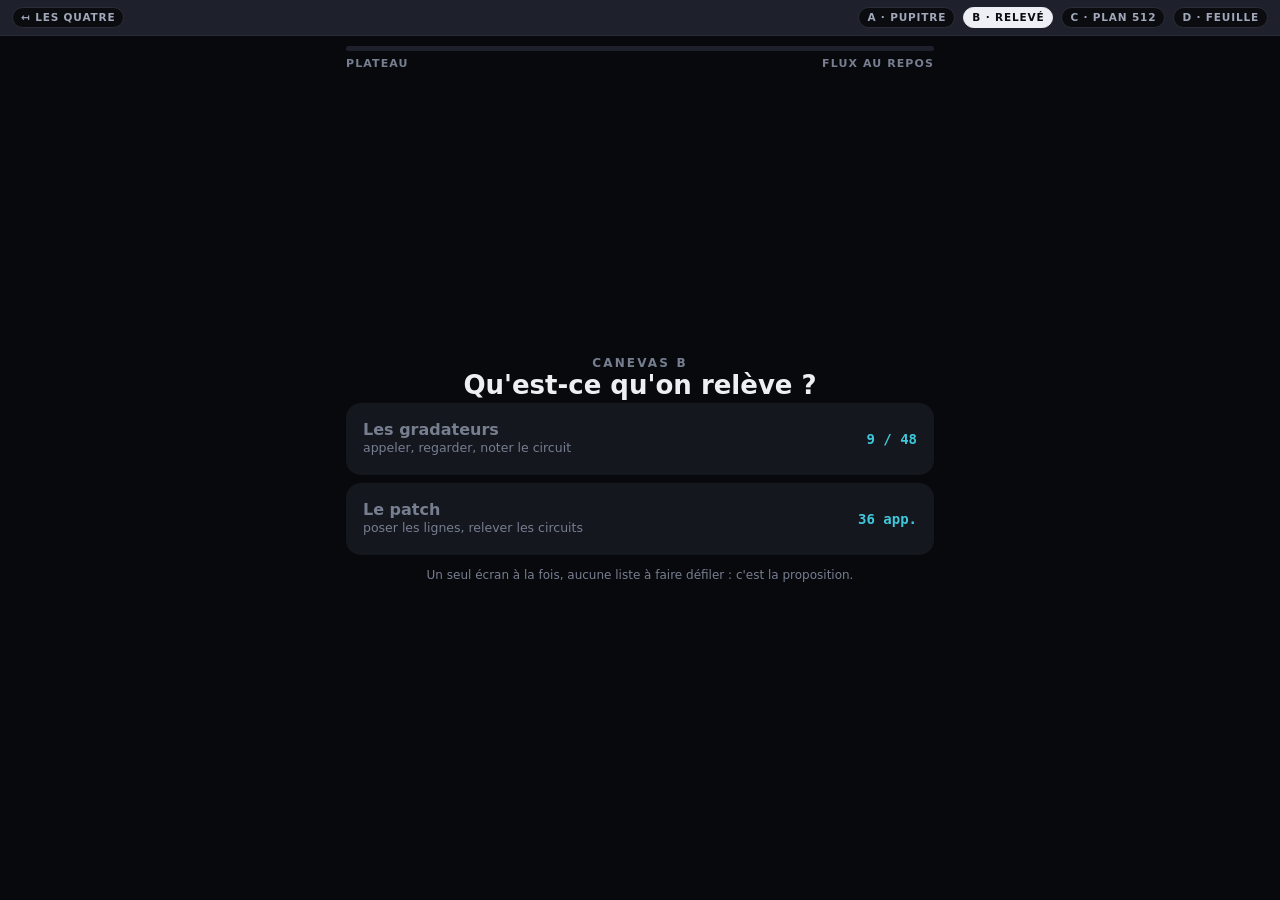
<file: canevas/b-releve.html>
<!doctype html>
<html lang="fr" data-theme="dark">
<head>
<meta charset="utf-8">
<meta name="viewport" content="width=device-width, initial-scale=1, viewport-fit=cover">
<title>Canevas B — Relevé</title>
<link rel="stylesheet" href="socle.css">
<style>
/* ---------------------------------------------------------------------------
   Canevas B — « Relevé »

   Thèse : le vrai geste n'est pas de remplir un tableau, c'est une boucle —
   allumer, regarder la scène, noter, passer au suivant. Alors l'écran ne
   pose qu'une question à la fois, en très gros, et il avance tout seul.

   Tout est dimensionné pour le plateau : fond noir, chiffres lisibles à
   plusieurs mètres, cibles de 64 px minimum, balayage possible sans lâcher
   le téléphone des yeux — ou sans le regarder du tout, au balayage
   automatique. La saisie au clavier se fait dans un seul champ, au centre.
--------------------------------------------------------------------------- */

body{background:#08090C}
.app{display:flex;flex-direction:column;flex:1;min-height:0;max-width:620px;width:100%;margin:0 auto}

/* ------------------------------ avancement ------------------------------- */
.prog{flex:none;padding:10px 16px 6px}
.prog .b{height:5px;border-radius:99px;background:var(--sur2);overflow:hidden}
.prog .b i{display:block;height:100%;background:var(--tel);transition:width .25s}
.prog .t{display:flex;justify-content:space-between;margin-top:7px;
         font:600 11px/1 var(--body);letter-spacing:.1em;text-transform:uppercase;color:var(--ink3)}

/* --------------------------------- scène --------------------------------- */
.scene{flex:1;min-height:0;display:flex;flex-direction:column;justify-content:center;
       gap:14px;padding:6px 16px;text-align:center;touch-action:pan-y}
.kick{font:700 12px/1 var(--body);letter-spacing:.18em;text-transform:uppercase;color:var(--ink3)}
.geant{font:600 clamp(72px,26vw,150px)/.9 var(--mono);letter-spacing:-.04em;
       font-variant-numeric:tabular-nums;color:var(--tel)}
.geant.pale{color:var(--ink3)}
.sous{font:500 15px/1.4 var(--mono);color:var(--ink2)}
.q{font:700 20px/1.3 var(--disp);margin:0}

.champ{width:100%;background:var(--sur);border:2px solid var(--line);border-radius:18px;
       padding:18px;font:600 44px/1 var(--mono);text-align:center;outline:none;
       color:var(--ink);font-variant-numeric:tabular-nums}
.champ:focus{border-color:var(--tel)}
.champ::placeholder{color:var(--ink3);font-size:26px}
.note{width:100%;background:none;border:0;border-bottom:1.5px solid var(--line);
      padding:11px 4px;font:500 17px/1 var(--body);text-align:center;outline:none;color:var(--ink2)}
.note::placeholder{color:var(--ink3);font-style:italic}

.jauge{display:flex;align-items:center;gap:12px;background:var(--sur);border-radius:16px;padding:12px 14px}
.jauge input{-webkit-appearance:none;appearance:none;flex:1;height:40px;background:none;margin:0}
.jauge input::-webkit-slider-runnable-track{height:40px;border-radius:12px;background:var(--sur2)}
.jauge input::-webkit-slider-thumb{-webkit-appearance:none;width:38px;height:40px;border-radius:11px;
     background:var(--tel);border:0}
.jauge input::-moz-range-track{height:40px;border-radius:12px;background:var(--sur2)}
.jauge input::-moz-range-thumb{width:38px;height:40px;border-radius:11px;background:var(--tel);border:0}
.jauge b{font:600 22px/1 var(--mono);min-width:72px;text-align:right;font-variant-numeric:tabular-nums}

/* -------------------------------- actions -------------------------------- */
.pied{flex:none;padding:8px 16px calc(14px + env(safe-area-inset-bottom,0px));
      display:flex;flex-direction:column;gap:9px}
.gros{border:0;border-radius:18px;padding:22px;font:700 19px/1 var(--body);
       background:var(--tel);color:#06222A;min-height:66px}
.gros:active{transform:scale(.99)}
.gros.sec{background:var(--sur);color:var(--ink)}
.gros.dmx{background:var(--dmx);color:#231000}
.rang{display:grid;grid-template-columns:1fr 1fr;gap:9px}
.rang.trois{grid-template-columns:1fr 1fr 1fr}
.mini{border:1.5px solid var(--line);background:none;border-radius:14px;padding:15px 8px;
      font:600 14px/1 var(--body);color:var(--ink2);min-height:52px}
.mini.on{background:var(--tel);border-color:var(--tel);color:#06222A}
.retour{background:none;border:0;color:var(--ink3);font:600 13px/1 var(--body);padding:10px}

/* --------------------------- listes de l'assistant ----------------------- */
.choix{display:flex;flex-direction:column;gap:8px;overflow-y:auto;text-align:left}
.choix button{display:flex;align-items:center;gap:12px;background:var(--sur);border:1.5px solid transparent;
              border-radius:15px;padding:16px;text-align:left;min-height:64px;width:100%}
.choix button b{display:block;font:700 16px/1.2 var(--body)}
.choix button span{font-size:12.5px;color:var(--ink3)}
.choix button .r{margin-left:auto;font:600 14px/1 var(--mono);color:var(--tel);white-space:nowrap}
.choix button[aria-pressed="true"]{border-color:var(--tel)}
.rech{width:100%;background:var(--sur);border:1.5px solid var(--line);border-radius:14px;
      padding:14px 16px;font:500 16px/1 var(--body);outline:none;margin-bottom:4px}

.recap{overflow-y:auto;text-align:left;display:flex;flex-direction:column;gap:8px}
.recap .l{display:grid;grid-template-columns:1fr auto;gap:3px 12px;background:var(--sur);
          border-radius:14px;padding:13px 15px}
.recap .l b{font:700 15px/1.2 var(--body)}
.recap .l .m{font-size:12.5px;color:var(--ink3)}
.recap .l .r{font:500 13px/1.3 var(--mono);color:var(--ink2);text-align:right;white-space:nowrap}
.recap .l .r i{display:block;font-style:normal;font-size:11px;color:var(--ink3)}

.gliss{font:500 12px/1.4 var(--body);color:var(--ink3);text-align:center}
.chip{display:inline-block;font:700 10.5px/1 var(--body);letter-spacing:.13em;text-transform:uppercase;
      border:1.5px solid var(--ink3);border-radius:99px;padding:5px 9px;color:var(--ink3)}
.chip.on{border-color:var(--ok);color:var(--ok)}
</style>
</head>
<body>
<div class="app">
  <div class="prog"><div class="b"><i id="pb" style="width:0"></i></div>
    <div class="t"><span id="pl">—</span><span id="pr">—</span></div></div>
  <div class="scene" id="scene"></div>
  <div class="pied" id="pied"></div>
</div>

<script src="socle.js"></script>
<script>
bandeau("b");

const S = {
  ecran:"accueil",          // accueil | tel | patch-app | patch-mode | patch-nb | patch-dep | patch-recap | patch-releve
  lignes:JSON.parse(JSON.stringify(DEMO_LIGNES)),
  fiches:{},
  grada:JSON.parse(JSON.stringify(DEMO_CIRCUITS)),
  reg:{ ...REGLAGES_DEFAUT },
  n:1,                      // gradateur en cours de relevé
  app:1,                    // appareil en cours de relevé
  niv:100,
  auto:false, minuterie:null, delai:6,
  brouillon:null,           // ligne en construction
  rech:""
};

const gfiche = n => S.grada[n] || (S.grada[n] = { circuit:"", note:"" });
const fiche  = n => S.fiches[n] || (S.fiches[n] = { circuit:"", patch:"" });
const court  = cle => trouverApp(cle).nom;

/* ------------------------------- émission -------------------------------- */
function allumer(n, pct){
  const t = {}; t[n] = pct;
  FLUX.poser(t, S.reg);
  vibrer(14);
}
function eteindre(){ FLUX.arret(); }

/* ------------------------- relevé des gradateurs ------------------------- */
/* Le cœur du canevas : un gradateur, une question, un champ. Valider allume
   le suivant — la main ne quitte jamais le bas de l'écran. */

function suivantAReleve(depuis){
  for(let n = depuis; n < S.reg.premier + S.reg.nb; n++)
    if(!(S.grada[n] || {}).circuit) return n;
  return null;
}
function allerA(n){
  if(n == null || n < S.reg.premier || n >= S.reg.premier + S.reg.nb) return;
  S.n = n; allumer(n, S.niv); rendre();
  relancerAuto();
}
function relancerAuto(){
  clearTimeout(S.minuterie);
  if(S.auto && S.ecran === "tel")
    S.minuterie = setTimeout(() => allerA(S.n + 1), S.delai * 1000);
}

function ecranTel(){
  const a = adrGrada(S.n, S.reg) || { u:"—", canal:"—" };
  const f = gfiche(S.n);
  const sc = el("div");
  sc.innerHTML = `<div class="kick">Gradateur allumé — que voit-on sur scène ?</div>
    <div class="geant">${S.n}</div>
    <div class="sous">${S.reg.proto} · U${a.u} · canal ${a.canal} · ${S.niv} %</div>`;

  const ch = el("input", "champ");
  Object.assign(ch, { inputMode:"numeric", placeholder:"n° de circuit", value:f.circuit });
  ch.setAttribute("aria-label", "Circuit du gradateur " + S.n);
  ch.oninput = () => { f.circuit = ch.value; majProg(); };
  ch.onkeydown = e => { if(e.key === "Enter") valider(); };
  sc.append(ch);

  const no = el("input", "note");
  Object.assign(no, { placeholder:"repère — face jardin, contre 2…", value:f.note });
  no.setAttribute("aria-label", "Repère du gradateur " + S.n);
  no.oninput = () => { f.note = no.value; };
  sc.append(no);

  const j = el("div", "jauge");
  j.innerHTML = `<input type="range" min="0" max="100" value="${S.niv}" aria-label="Niveau"><b>${S.niv} %</b>`;
  const r = j.querySelector("input");
  r.oninput = e => { S.niv = +e.target.value; allumer(S.n, S.niv); j.querySelector("b").textContent = S.niv + " %";
    sc.querySelector(".sous").textContent = `${S.reg.proto} · U${a.u} · canal ${a.canal} · ${S.niv} %`; };
  sc.append(j);
  sc.append(el("p", "gliss", "Glisser l'écran vers la gauche ou la droite pour changer de gradateur."));

  /* Le pied : une action franche, et de quoi s'écarter du chemin. */
  const p = el("div");
  const ok = el("button", "gros", "Noté — gradateur suivant ▶");
  ok.onclick = valider;
  p.append(ok);

  const r2 = el("div", "rang trois");
  const prec = el("button", "mini", "◀ précédent");
  const trou = el("button", "mini", "Sauter");
  const auto = el("button", "mini" + (S.auto ? " on" : ""), S.auto ? `Auto ${S.delai}s` : "Balayage auto");
  prec.onclick = () => allerA(S.n - 1);
  trou.onclick = () => allerA(suivantAReleve(S.n + 1) ?? S.n + 1);
  auto.onclick = () => { S.auto = !S.auto; rendre(); relancerAuto(); };
  r2.append(prec, trou, auto);
  p.append(r2);

  const r3 = el("div", "rang");
  const noir = el("button", "mini", "Noir plateau");
  const fin = el("button", "mini", "Terminer le relevé");
  noir.onclick = () => { eteindre(); S.auto = false; clearTimeout(S.minuterie); rendre(); };
  fin.onclick = () => { eteindre(); clearTimeout(S.minuterie); S.ecran = "accueil"; rendre(); };
  r3.append(noir, fin);
  p.append(r3);

  setTimeout(() => ch.focus({ preventScroll:true }));
  return [sc, p];
}

function valider(){
  const n = suivantAReleve(S.n + 1);
  allerA(n ?? S.n + 1);
}

/* --------------------------- assistant de patch -------------------------- */
/* Poser une ligne, c'est trois décisions. Le canevas les pose une par une,
   avec un titre en français plutôt qu'un formulaire à six champs. */

function ecranPatchApp(){
  const sc = el("div");
  sc.innerHTML = `<h2 class="q">Quel appareil ?</h2>`;
  const r = el("input", "rech");
  Object.assign(r, { placeholder:"Ghibli, Lustr, 614…", value:S.rech });
  r.oninput = () => { S.rech = r.value; majChoix(); };
  sc.append(r);
  const z = el("div", "choix");
  sc.append(z);
  function majChoix(){
    const q = S.rech.toLowerCase();
    z.replaceChildren(...APPAREILS
      .filter(a => (a.marque + " " + a.nom + " " + a.fam).toLowerCase().includes(q))
      .map(a => {
        const b = el("button");
        b.innerHTML = `<span><b>${esc(a.nom)}</b><span>${esc(a.marque)} · ${esc(a.fam)}</span></span>
          <span class="r">${a.modes.length} mode${a.modes.length > 1 ? "s" : ""}</span>`;
        b.onclick = () => {
          S.brouillon = { id:"l" + Date.now().toString(36), app:cleApp(a),
                          mode:a.modes[0].nom, ch:a.modes[0].ch, nb:1,
                          suite:S.lignes.length > 0, u:1, adr:1 };
          S.ecran = "patch-mode"; rendre();
        };
        return b;
      }));
  }
  majChoix();
  const p = el("div");
  p.append(bRetour(() => { S.ecran = "patch-recap"; rendre(); }));
  return [sc, p];
}

function ecranPatchMode(){
  const l = S.brouillon, a = trouverApp(l.app);
  const sc = el("div");
  sc.innerHTML = `<div class="kick">${esc(a.marque)} ${esc(a.nom)}</div>
    <h2 class="q">Quel mode DMX ?</h2>`;
  const z = el("div", "choix");
  a.modes.forEach(m => {
    const b = el("button");
    b.setAttribute("aria-pressed", m.nom === l.mode);
    b.innerHTML = `<span><b>${esc(m.nom)}</b><span>${Math.floor(512 / m.ch)} par univers</span></span>
      <span class="r">${m.ch} canaux</span>`;
    b.onclick = () => { l.mode = m.nom; l.ch = m.ch; S.ecran = "patch-nb"; rendre(); };
    z.append(b);
  });
  sc.append(z);
  sc.append(el("p", "gliss",
    "Les modes viennent de la bibliothèque, remplie à la main ou par import GDTF."));
  const p = el("div");
  p.append(bRetour(() => { S.ecran = "patch-app"; rendre(); }));
  return [sc, p];
}

function ecranPatchNb(){
  const l = S.brouillon;
  const sc = el("div");
  sc.innerHTML = `<div class="kick">${esc(court(l.app))} · ${esc(l.mode)}</div>
    <h2 class="q">Combien d'appareils ?</h2>
    <div class="geant">${l.nb}</div>
    <div class="sous">${l.nb * l.ch} canaux au total · ${Math.floor(512 / l.ch)} tiennent dans un univers</div>`;
  const g = el("div", "rang trois");
  [-1, +1, +6].forEach(d => {
    const b = el("button", "mini", (d > 0 ? "+" : "") + d);
    b.onclick = () => { l.nb = Math.max(1, Math.min(500, l.nb + d)); rendre(); };
    g.append(b);
  });
  sc.append(g);
  const p = el("div");
  const ok = el("button", "gros dmx", "Continuer ▶");
  ok.onclick = () => { S.ecran = "patch-dep"; rendre(); };
  p.append(ok, bRetour(() => { S.ecran = "patch-mode"; rendre(); }));
  return [sc, p];
}

function ecranPatchDep(){
  const l = S.brouillon;
  const projet = adresser([...S.lignes, l]).filter(x => x.ligne === l.id);
  const sc = el("div");
  sc.innerHTML = `<div class="kick">${esc(court(l.app))} × ${l.nb}</div>
    <h2 class="q">Où commence cette ligne ?</h2>`;
  const z = el("div", "choix");
  const suite = el("button");
  suite.setAttribute("aria-pressed", l.suite);
  suite.innerHTML = `<span><b>À la suite</b><span>juste après la ligne précédente</span></span>`;
  suite.onclick = () => { l.suite = true; rendre(); };
  const fixe = el("button");
  fixe.setAttribute("aria-pressed", !l.suite);
  fixe.innerHTML = `<span><b>À une adresse choisie</b><span>univers et canal imposés</span></span>`;
  fixe.onclick = () => { l.suite = false; rendre(); };
  z.append(suite, fixe);
  sc.append(z);

  if(!l.suite){
    const g = el("div", "rang");
    g.innerHTML = `<input class="champ" id="du" inputmode="numeric" value="${l.u}" aria-label="Univers">
      <input class="champ" id="da" inputmode="numeric" value="${l.adr}" aria-label="Adresse">`;
    g.querySelectorAll("input").forEach((i, k) => i.oninput = () => {
      const v = +i.value.replace(/\D/g, "") || 1;
      if(k === 0) l.u = v; else l.adr = Math.min(512, v);
      const s = sc.querySelector(".sous");
      const pr = adresser([...S.lignes, l]).filter(x => x.ligne === l.id);
      if(s && pr.length) s.textContent = `U${pr[0].u} ${pr[0].adr} → U${pr[pr.length - 1].u} ${pr[pr.length - 1].fin}`;
    });
    sc.append(g);
  }
  sc.insertAdjacentHTML("beforeend", projet.length
    ? `<div class="sous">U${projet[0].u} ${projet[0].adr} → U${projet[projet.length - 1].u} ${projet[projet.length - 1].fin}</div>`
    : `<div class="sous">—</div>`);

  const p = el("div");
  const ok = el("button", "gros dmx", "Poser la ligne");
  ok.onclick = () => { S.lignes.push(l); S.brouillon = null; S.ecran = "patch-recap"; rendre(); };
  p.append(ok, bRetour(() => { S.ecran = "patch-nb"; rendre(); }));
  return [sc, p];
}

function ecranPatchRecap(){
  const liste = adresser(S.lignes);
  const ko = collisions(liste);
  const univ = [...new Set(liste.map(x => x.u))];
  const releves = liste.filter(x => (S.fiches[x.n] || {}).circuit).length;
  const sc = el("div");
  sc.innerHTML = `<div class="kick">Patch en cours</div>
    <div class="geant pale" style="font-size:clamp(54px,18vw,110px)">${liste.length}</div>
    <div class="sous">appareils · ${univ.length} univers · ${puissance(liste)}
      ${ko.size ? `<br><span class="chip" style="border-color:var(--ko);color:var(--ko)">${ko.size} chevauchements</span>` : ""}</div>`;
  const z = el("div", "recap");
  S.lignes.forEach(l => {
    const mes = liste.filter(x => x.ligne === l.id);
    const d = el("div", "l");
    d.innerHTML = `<div><b>${esc(court(l.app))} × ${l.nb}</b>
        <div class="m">${esc(l.mode)} · ${l.ch} ch${l.suite ? " · à la suite" : ""}</div></div>
      <span class="r">${mes.length ? `U${mes[0].u} ${mes[0].adr}` : "—"}<i>${
        mes.length ? `→ U${mes[mes.length - 1].u} ${mes[mes.length - 1].fin}` : ""}</i></span>`;
    z.append(d);
  });
  sc.append(z);

  const p = el("div");
  const add = el("button", "gros dmx", "+ Ajouter une ligne");
  add.onclick = () => { S.rech = ""; S.ecran = "patch-app"; rendre(); };
  const rel = el("button", "gros sec",
    `Relever les circuits — ${releves} / ${liste.length}`);
  rel.onclick = () => { S.app = 1; S.ecran = "patch-releve"; rendre(); };
  p.append(add, rel, bRetour(() => { S.ecran = "accueil"; rendre(); }));
  return [sc, p];
}

function ecranPatchReleve(){
  /* Le même geste que pour les gradateurs, appliqué aux appareils du patch :
     un appareil à l'écran, un champ, on avance. */
  const liste = adresser(S.lignes);
  const x = liste.find(y => y.n === S.app) || liste[0];
  const sc = el("div");
  if(!x){ sc.innerHTML = `<p class="q">Le patch est vide.</p>`; return [sc, el("div")]; }
  const f = fiche(x.n);
  sc.innerHTML = `<div class="kick">Appareil ${x.n} sur ${liste.length}</div>
    <div class="geant" style="color:var(--dmx)">${x.adr}</div>
    <div class="sous">${esc(court(x.app))} · ${esc(x.mode)} · U${x.u} ${x.adr} → ${x.fin}</div>`;
  const ch = el("input", "champ");
  Object.assign(ch, { inputMode:"numeric", placeholder:"n° de circuit", value:f.circuit });
  ch.setAttribute("aria-label", "Circuit de l'appareil " + x.n);
  ch.oninput = () => { f.circuit = ch.value; majProg(); };
  ch.onkeydown = e => { if(e.key === "Enter"){ S.app = Math.min(liste.length, x.n + 1); rendre(); } };
  sc.append(ch);
  const no = el("input", "note");
  Object.assign(no, { inputMode:"numeric", placeholder:"n° de patch", value:f.patch });
  no.oninput = () => { f.patch = no.value; };
  sc.append(no);
  sc.append(el("p", "gliss", "Glisser pour passer d'un appareil à l'autre."));

  const p = el("div");
  const ok = el("button", "gros dmx", "Noté — appareil suivant ▶");
  ok.onclick = () => { S.app = Math.min(liste.length, x.n + 1); vibrer(12); rendre(); };
  const r = el("div", "rang");
  const prec = el("button", "mini", "◀ précédent");
  const fin = el("button", "mini", "Terminer");
  prec.onclick = () => { S.app = Math.max(1, x.n - 1); rendre(); };
  fin.onclick = () => { S.ecran = "patch-recap"; rendre(); };
  r.append(prec, fin);
  p.append(ok, r);
  setTimeout(() => ch.focus({ preventScroll:true }));
  return [sc, p];
}

/* -------------------------------- accueil -------------------------------- */
function ecranAccueil(){
  const liste = adresser(S.lignes);
  let faits = 0;
  for(let n = S.reg.premier; n < S.reg.premier + S.reg.nb; n++)
    if((S.grada[n] || {}).circuit) faits++;
  const sc = el("div");
  sc.innerHTML = `<div class="kick">Canevas B</div>
    <h2 class="q" style="font-size:26px">Qu'est-ce qu'on relève ?</h2>`;
  const z = el("div", "choix");
  const t = el("button");
  t.innerHTML = `<span><b>Les gradateurs</b><span>appeler, regarder, noter le circuit</span></span>
    <span class="r">${faits} / ${S.reg.nb}</span>`;
  t.onclick = () => { S.n = suivantAReleve(S.reg.premier) ?? S.reg.premier; S.ecran = "tel";
                      allumer(S.n, S.niv); rendre(); };
  const pt = el("button");
  pt.innerHTML = `<span><b>Le patch</b><span>poser les lignes, relever les circuits</span></span>
    <span class="r">${liste.length} app.</span>`;
  pt.onclick = () => { S.ecran = "patch-recap"; rendre(); };
  z.append(t, pt);
  sc.append(z);
  sc.append(el("p", "gliss",
    "Un seul écran à la fois, aucune liste à faire défiler : c'est la proposition."));
  return [sc, el("div")];
}

/* --------------------------------- rendu --------------------------------- */
function bRetour(fn){ const b = el("button", "retour", "↤ Retour"); b.onclick = fn; return b; }

function majProg(){
  let cible = 1, fait = 0, texte = "";
  if(S.ecran === "tel"){
    cible = S.reg.nb; texte = "Relevé des gradateurs";
    for(let n = S.reg.premier; n < S.reg.premier + S.reg.nb; n++)
      if((S.grada[n] || {}).circuit) fait++;
  } else if(S.ecran === "patch-releve"){
    const liste = adresser(S.lignes);
    cible = Math.max(1, liste.length); texte = "Relevé du patch";
    fait = liste.filter(x => (S.fiches[x.n] || {}).circuit).length;
  } else if(S.ecran.startsWith("patch")){
    const etapes = { "patch-app":1, "patch-mode":2, "patch-nb":3, "patch-dep":4, "patch-recap":4 };
    cible = 4; fait = etapes[S.ecran] || 0; texte = "Nouvelle ligne";
  } else { texte = "Plateau"; fait = 0; cible = 1; }
  $("#pb").style.width = Math.round(fait / cible * 100) + "%";
  $("#pl").textContent = texte;
  $("#pr").textContent = S.ecran === "accueil" ? (FLUX.actif ? "flux actif" : "flux au repos")
    : `${fait} / ${cible}`;
}

const ECRANS = { accueil:ecranAccueil, tel:ecranTel, "patch-app":ecranPatchApp,
                 "patch-mode":ecranPatchMode, "patch-nb":ecranPatchNb, "patch-dep":ecranPatchDep,
                 "patch-recap":ecranPatchRecap, "patch-releve":ecranPatchReleve };

function rendre(){
  const [sc, p] = ECRANS[S.ecran]();
  $("#scene").replaceChildren(sc);
  $("#pied").replaceChildren(p);
  majProg();
}

/* Glissement horizontal : précédent / suivant, sans viser un bouton. */
let x0 = null;
$("#scene").addEventListener("touchstart", e => { x0 = e.touches[0].clientX; }, { passive:true });
$("#scene").addEventListener("touchend", e => {
  if(x0 == null) return;
  const dx = e.changedTouches[0].clientX - x0;
  x0 = null;
  if(Math.abs(dx) < 60) return;
  if(S.ecran === "tel") allerA(S.n + (dx < 0 ? 1 : -1));
  else if(S.ecran === "patch-releve"){
    const max = adresser(S.lignes).length;
    S.app = Math.max(1, Math.min(max, S.app + (dx < 0 ? 1 : -1))); rendre();
  }
}, { passive:true });

/* Ancres d'ouverture, comme dans les autres canevas : #tel entre directement
   dans le relevé des gradateurs, #patch dans le plan de feu. */
if(location.hash === "#tel"){
  S.n = suivantAReleve(S.reg.premier) ?? S.reg.premier;
  S.ecran = "tel"; allumer(S.n, S.niv);
} else if(location.hash === "#patch") S.ecran = "patch-recap";

rendre();
</script>
</body>
</html>
</file>
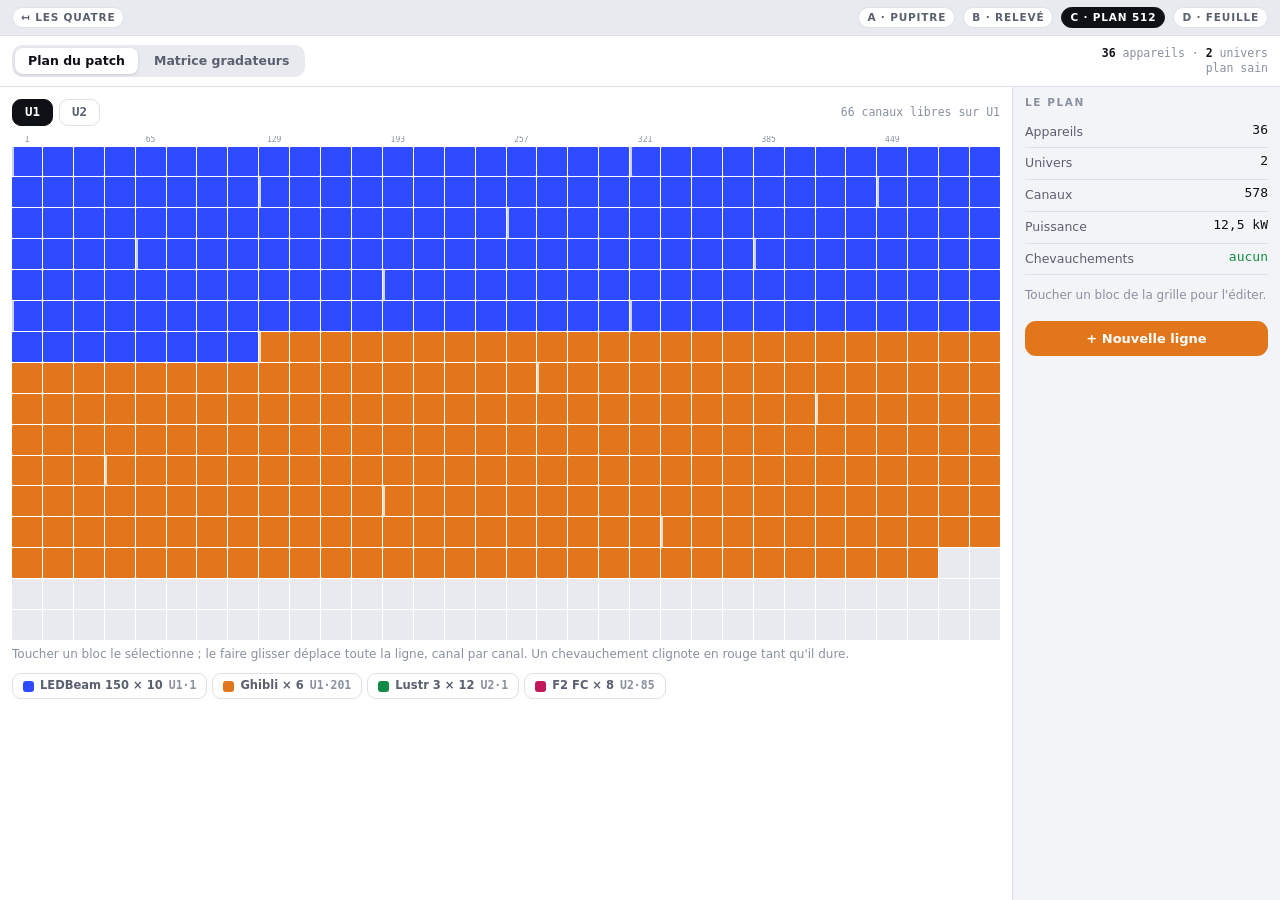
<file: canevas/c-plan.html>
<!doctype html>
<html lang="fr">
<head>
<meta charset="utf-8">
<meta name="viewport" content="width=device-width, initial-scale=1, viewport-fit=cover">
<title>Canevas C — Plan 512</title>
<link rel="stylesheet" href="socle.css">
<style>
/* ---------------------------------------------------------------------------
   Canevas C — « Plan 512 »

   Thèse : un univers, ce sont 512 cases. Tant qu'on ne les voit pas, on
   adresse à l'aveugle — les trous, les chevauchements et la place restante
   n'existent nulle part à l'écran. Ici le patch est un plan qu'on manipule :
   chaque ligne est un bloc posé sur la grille, on le fait glisser pour le
   déplacer, les chevauchements virent au rouge sous le doigt.

   La télécommande suit la même idée : une matrice de gradateurs façon
   pupitre, colorée par circuit — un doublage se voit sans rien toucher.

   Canevas dense, sans assistant : pour quelqu'un qui sait déjà ce qu'il fait,
   et qui préfère voir beaucoup plutôt que d'être guidé. Il tire parti du
   paysage et des grands écrans.
--------------------------------------------------------------------------- */

.app{display:flex;flex-direction:column;flex:1;min-height:0}
.top{display:flex;align-items:center;gap:8px;padding:9px 12px;flex:none;border-bottom:1px solid var(--line)}
.seg{display:flex;background:var(--sur2);border-radius:10px;padding:3px;gap:3px}
.seg button{border:0;background:none;border-radius:8px;padding:7px 13px;font:700 12.5px/1 var(--body);color:var(--ink2)}
.seg button[aria-pressed="true"]{background:var(--bg);color:var(--ink);box-shadow:0 1px 3px rgba(0,0,0,.14)}
.top .inf{margin-left:auto;font:500 11.5px/1.3 var(--mono);color:var(--ink3);text-align:right}
.top .inf b{color:var(--ink)}

.corps{flex:1;min-height:0;display:grid;grid-template-columns:1fr;grid-template-rows:1fr auto}
@media (min-width:760px){ .corps{grid-template-columns:1fr 268px;grid-template-rows:1fr} }

.zone{min-height:0;overflow:auto;padding:12px}
.rail{border-top:1.5px solid var(--line);background:var(--sur);padding:10px 12px
      calc(10px + env(safe-area-inset-bottom,0px));min-height:0;overflow:auto}
@media (min-width:760px){ .rail{border-top:0;border-left:1.5px solid var(--line)} }

/* ------------------------------ onglets univers -------------------------- */
.ong{display:flex;gap:6px;flex-wrap:wrap;margin-bottom:10px}
.ong button{border:1.5px solid var(--line);background:var(--bg);border-radius:9px;
            padding:6px 12px;font:600 12.5px/1 var(--mono);color:var(--ink2)}
.ong button[aria-pressed="true"]{background:var(--ink);border-color:var(--ink);color:var(--bg)}
.ong .libre{margin-left:auto;align-self:center;font:500 11.5px/1 var(--mono);color:var(--ink3)}

/* -------------------------------- grille 512 ----------------------------- */
.grille{display:grid;grid-template-columns:repeat(32,1fr);gap:1px;
        touch-action:none;user-select:none;margin-bottom:6px}
.cel{aspect-ratio:1;background:var(--sur2);border-radius:1px;position:relative}
.cel.pris{background:var(--c)}
.cel.tete{box-shadow:inset 2px 0 0 rgba(255,255,255,.75)}
.cel.ko{background:var(--ko)!important;animation:clig .9s ease-in-out infinite}
.cel.sel{outline:1.5px solid var(--ink);outline-offset:-1px;z-index:2}
@keyframes clig{50%{opacity:.45}}
.regle{display:grid;grid-template-columns:repeat(32,1fr);gap:1px;margin-bottom:3px;
       font:500 8px/1 var(--mono);color:var(--ink3)}
.regle span{text-align:center;overflow:hidden}
.legende{display:flex;flex-wrap:wrap;gap:5px;margin:10px 0}
.legende button{display:flex;align-items:center;gap:6px;border:1.5px solid var(--line);
     background:var(--bg);border-radius:9px;padding:6px 10px;font:600 11.5px/1 var(--body);color:var(--ink2)}
.legende button[aria-pressed="true"]{border-color:var(--ink);color:var(--ink)}
.legende i{width:11px;height:11px;border-radius:3px;background:var(--c)}
.aide{font:500 12px/1.45 var(--body);color:var(--ink3);margin:2px 0 10px}

/* ------------------------------ matrice gradas --------------------------- */
.mat{display:grid;grid-template-columns:repeat(auto-fill,minmax(58px,1fr));gap:5px}
.gc{position:relative;border:1.5px solid var(--line);background:var(--bg);border-radius:9px;
    padding:6px 4px 5px;text-align:left;overflow:hidden;min-height:52px}
.gc .n{position:relative;font:600 14px/1 var(--mono);z-index:2}
/* La couleur du circuit doit se voir au repos, pas seulement quand la case
   est allumée : c'est elle qui trahit un doublage. */
.gc .c{position:relative;display:block;font:600 10px/1.2 var(--mono);color:var(--c,var(--ink3));
       margin-top:3px;z-index:2;white-space:nowrap;overflow:hidden;text-overflow:ellipsis}
.gc:before{content:"";position:absolute;left:0;top:0;bottom:0;width:4px;background:var(--c,transparent)}
.gc .f{position:absolute;left:0;right:0;bottom:0;background:var(--c,var(--tel));opacity:.32}
.gc.on{border-color:var(--c,var(--tel))}
.gc.on .n{color:var(--ink)}
.gc.pointe{outline:2px solid var(--ink);outline-offset:-2px}
.gc .p{position:absolute;right:4px;top:5px;font:600 9px/1 var(--mono);color:var(--ink3);z-index:2}

/* --------------------------------- rail ---------------------------------- */
.rail h4{font:700 10.5px/1 var(--body);letter-spacing:.15em;text-transform:uppercase;
         color:var(--ink3);margin:0 0 9px}
.rail .f{display:flex;flex-direction:column;gap:5px;margin-bottom:9px}
.rail .f label{font:700 10px/1 var(--body);letter-spacing:.12em;text-transform:uppercase;color:var(--ink3)}
.rail .f input,.rail .f select{background:var(--bg);border:1.5px solid var(--line);border-radius:10px;
     padding:9px 10px;outline:none;width:100%;font:500 14px/1.2 var(--mono)}
.rail .g2{display:grid;grid-template-columns:1fr 1fr;gap:8px}
.rail .kv{display:flex;justify-content:space-between;gap:10px;padding:6px 0;
          border-bottom:1px solid var(--line);font-size:12.5px;color:var(--ink2)}
.rail .kv b{font:500 13px/1 var(--mono);color:var(--ink)}
.rail .kv:last-child{border-bottom:0}
.rail button.act{width:100%;border:0;border-radius:11px;padding:11px;font:700 13px/1 var(--body);
                 background:var(--dmx);color:#fff;margin-top:6px}
.rail button.act.sec{background:var(--bg);border:1.5px solid var(--line);color:var(--ink2)}
.rail button.act.tel{background:var(--tel)}

.fader{display:flex;gap:10px;align-items:stretch;margin-bottom:10px}
.fader input{-webkit-appearance:none;appearance:none;flex:1;height:44px;background:none;margin:0}
.fader input::-webkit-slider-runnable-track{height:44px;border-radius:11px;background:var(--sur2)}
.fader input::-webkit-slider-thumb{-webkit-appearance:none;width:34px;height:44px;border-radius:10px;
     background:var(--tel);border:0}
.fader input::-moz-range-track{height:44px;border-radius:11px;background:var(--sur2)}
.fader input::-moz-range-thumb{width:34px;height:44px;border-radius:10px;background:var(--tel);border:0}
.fader b{font:600 20px/44px var(--mono);min-width:56px;text-align:right;font-variant-numeric:tabular-nums}
.rang{display:grid;grid-template-columns:1fr 1fr;gap:7px;margin-bottom:8px}
.rang button{border:1.5px solid var(--line);background:var(--bg);border-radius:10px;padding:11px 6px;
             font:600 13px/1 var(--body);color:var(--ink2)}
.rang button.on{background:var(--tel);border-color:var(--tel);color:#fff}
.mode{display:flex;gap:6px;margin-bottom:10px}
.mode button{flex:1;border:1.5px solid var(--line);background:var(--bg);border-radius:10px;
             padding:9px 4px;font:600 11.5px/1 var(--body);color:var(--ink2)}
.mode button[aria-pressed="true"]{background:var(--ink);border-color:var(--ink);color:var(--bg)}
</style>
</head>
<body>
<div class="app">
  <div class="top">
    <div class="seg" id="seg">
      <button data-o="patch" aria-pressed="true">Plan du patch</button>
      <button data-o="tel" aria-pressed="false">Matrice gradateurs</button>
    </div>
    <div class="inf" id="inf"></div>
  </div>
  <div class="corps">
    <div class="zone" id="zone"></div>
    <div class="rail" id="rail"></div>
  </div>
</div>

<script src="socle.js"></script>
<script>
bandeau("c");

const TEINTES = ["#2F4BFF", "#E2761C", "#128A45", "#C2185B", "#7A3FF2", "#0E7BC4", "#B8860B", "#00998D"];
const S = {
  outil:"patch",
  lignes:JSON.parse(JSON.stringify(DEMO_LIGNES)),
  u:1,                       // univers affiché
  sel:null,                  // id de ligne sélectionnée
  fiches:{},
  grada:JSON.parse(JSON.stringify(DEMO_CIRCUITS)),
  reg:{ ...REGLAGES_DEFAUT },
  niv:{}, pointe:0, modeMat:"appel"   // appel | circuit
};
const court = cle => trouverApp(cle).nom;
/* Ancre d'ouverture : #tel ouvre directement la télécommande — pratique pour
   comparer les canevas entre eux sans repasser par le patch. */
if(location.hash === "#tel") S.outil = "tel";

const teinte = id => TEINTES[S.lignes.findIndex(l => l.id === id) % TEINTES.length];

/* Une couleur par circuit, tirée de son numéro : deux gradateurs du même
   circuit portent la même, et le doublage saute aux yeux. */
function teinteCircuit(c){
  if(!c) return null;
  let n = parseInt(String(c).replace(/\D/g, ""), 10);
  if(isNaN(n)){ n = 0; for(const ch of String(c)) n = n * 31 + ch.charCodeAt(0); }
  /* Angle d'or : deux circuits voisins — 101 et 102 — reçoivent des teintes
     franchement différentes, sans quoi la couleur ne distinguerait rien. */
  return `hsl(${(n * 137.508) % 360} 62% 46%)`;
}

/* ------------------------------ plan du patch ---------------------------- */
function planPatch(){
  const liste = adresser(S.lignes);
  const ko = collisions(liste);
  const univ = [...new Set(liste.map(x => x.u))];
  if(!univ.includes(S.u)) S.u = univ[0] || 1;
  const ici = liste.filter(x => x.u === S.u);
  const pris = ici.reduce((a, x) => a + x.ch, 0);

  const d = el("div");

  const ong = el("div", "ong");
  (univ.length ? univ : [1]).forEach(u => {
    const b = el("button", null, "U" + u);
    b.setAttribute("aria-pressed", u === S.u);
    b.onclick = () => { S.u = u; rendre(); };
    ong.append(b);
  });
  ong.insertAdjacentHTML("beforeend",
    `<span class="libre">${512 - pris} canaux libres sur U${S.u}</span>`);
  d.append(ong);

  const regle = el("div", "regle");
  for(let i = 0; i < 32; i++) regle.append(el("span", null, i % 4 === 0 ? String(i * 16 + 1) : ""));
  d.append(regle);

  /* Une case par canal. La cellule porte la ligne à laquelle elle appartient :
     c'est elle qu'on attrape au doigt. */
  const g = el("div", "grille");
  const carte = new Array(513);
  ici.forEach(x => { for(let c = x.adr; c <= x.fin; c++) carte[c] = x; });
  for(let c = 1; c <= 512; c++){
    const x = carte[c];
    const cel = el("div", "cel");
    cel.dataset.c = c;
    if(x){
      cel.classList.add("pris");
      cel.style.setProperty("--c", teinte(x.ligne));
      if(c === x.adr) cel.classList.add("tete");
      if(ko.has(x.n)) cel.classList.add("ko");
      if(x.ligne === S.sel) cel.classList.add("sel");
      cel.dataset.l = x.ligne;
      cel.title = `${court(x.app)} n°${x.n} · U${x.u} ${x.adr}→${x.fin}`;
    }
    g.append(cel);
  }
  d.append(g);
  attraper(g, carte);

  d.append(el("p", "aide",
    "Toucher un bloc le sélectionne ; le faire glisser déplace toute la ligne, " +
    "canal par canal. Un chevauchement clignote en rouge tant qu'il dure."));

  const lg = el("div", "legende");
  S.lignes.forEach(l => {
    const mes = liste.filter(x => x.ligne === l.id);
    const b = el("button");
    b.setAttribute("aria-pressed", l.id === S.sel);
    b.style.setProperty("--c", teinte(l.id));
    b.innerHTML = `<i></i>${esc(court(l.app))} × ${l.nb}
      <span style="color:var(--ink3);font-family:var(--mono)">${
        mes.length ? `U${mes[0].u}·${mes[0].adr}` : "—"}</span>`;
    b.onclick = () => { S.sel = l.id; if(mes.length) S.u = mes[0].u; rendre(); };
    lg.append(b);
  });
  d.append(lg);
  return d;
}

/* Glisser-déposer d'une ligne sur la grille. On travaille en adresse absolue
   (univers × 512 + canal) : une ligne qui déborde bascule d'elle-même dans
   l'univers suivant, exactement comme le calcul d'adressage. */
/* L'état du glissement vit hors de la fonction : chaque rendu remplace la
   grille, et la ligne en cours de déplacement doit survivre à ce remplacement —
   les événements suivants arrivent sur la nouvelle grille. */
let DRAG = null;

function attraper(g, carte){
  const cellule = e => {
    const n = document.elementFromPoint(e.clientX, e.clientY);
    return n && n.dataset && n.dataset.c ? +n.dataset.c : null;
  };
  g.addEventListener("pointerdown", e => {
    const c = cellule(e);
    if(!c) return;
    const x = carte[c];
    if(!x) return;
    S.sel = x.ligne;
    const l = S.lignes.find(y => y.id === x.ligne);
    /* Une ligne « à la suite » n'a pas d'adresse à elle : la déplacer, c'est
       d'abord la détacher. On lui donne sa position actuelle comme départ. */
    if(l.suite){ l.suite = false; const p = adresser(S.lignes).find(y => y.ligne === l.id);
                 l.u = p.u; l.adr = p.adr; }
    DRAG = { id:l.id, depart:c, u0:l.u, adr0:l.adr };
    /* La capture garde le doigt sur la grille même s'il en sort ; tous les
       navigateurs ne l'accordent pas, et ce n'est pas une raison d'abandonner
       le glissement. */
    try { g.setPointerCapture(e.pointerId); } catch(err){ }
    rendre();
  });
  g.addEventListener("pointermove", e => {
    if(!DRAG) return;
    const c = cellule(e);
    if(!c) return;
    const l = S.lignes.find(y => y.id === DRAG.id);
    if(!l) return;
    const abs = (DRAG.u0 - 1) * 512 + (DRAG.adr0 - 1) + (c - DRAG.depart);
    if(abs < 0) return;
    l.u = Math.floor(abs / 512) + 1;
    l.adr = (abs % 512) + 1;
    rendre();
  });
  const fin = () => { DRAG = null; };
  g.addEventListener("pointerup", fin);
  g.addEventListener("pointercancel", fin);
}

function railPatch(){
  const liste = adresser(S.lignes);
  const ko = collisions(liste);
  const l = S.lignes.find(x => x.id === S.sel);
  const d = el("div");

  if(!l){
    d.innerHTML = `<h4>Le plan</h4>
      <div class="kv"><span>Appareils</span><b>${liste.length}</b></div>
      <div class="kv"><span>Univers</span><b>${[...new Set(liste.map(x => x.u))].length}</b></div>
      <div class="kv"><span>Canaux</span><b>${liste.reduce((a, x) => a + x.ch, 0)}</b></div>
      <div class="kv"><span>Puissance</span><b>${puissance(liste)}</b></div>
      <div class="kv"><span>Chevauchements</span><b style="color:${ko.size ? "var(--ko)" : "var(--ok)"}">${
        ko.size || "aucun"}</b></div>
      <p class="aide" style="margin-top:12px">Toucher un bloc de la grille pour l'éditer.</p>`;
    const add = el("button", "act");
    add.textContent = "+ Nouvelle ligne";
    add.onclick = nouvelleLigne;
    d.append(add);
    return d;
  }

  const app = trouverApp(l.app);
  const mes = liste.filter(x => x.ligne === l.id);
  d.innerHTML = `<h4>Ligne sélectionnée</h4>
    <div class="f"><label>Appareil</label>
      <select id="sa" style="font-family:var(--body)">${MARQUES.map(m =>
        `<optgroup label="${esc(m)}">${APPAREILS.filter(a => a.marque === m).map(a =>
          `<option value="${esc(cleApp(a))}"${cleApp(a) === l.app ? " selected" : ""}>${esc(a.nom)}</option>`
        ).join("")}</optgroup>`).join("")}</select></div>
    <div class="f"><label>Mode</label>
      <select id="sm" style="font-family:var(--body)">${app.modes.map(m =>
        `<option value="${esc(m.nom)}"${m.nom === l.mode ? " selected" : ""}>${esc(m.nom)} — ${m.ch} ch</option>`
      ).join("")}</select></div>
    <div class="g2">
      <div class="f"><label>Quantité</label><input id="qn" inputmode="numeric" value="${l.nb}"></div>
      <div class="f"><label>Univers</label><input id="du" inputmode="numeric" value="${l.u}"${
        l.suite ? " disabled" : ""}></div>
    </div>
    <div class="g2">
      <div class="f"><label>Adresse</label><input id="da" inputmode="numeric" value="${l.adr}"${
        l.suite ? " disabled" : ""}></div>
      <div class="f"><label>Empreinte</label><input value="${l.ch} ch" disabled></div>
    </div>
    <div class="kv"><span>Étendue</span><b>${mes.length
      ? `U${mes[0].u}·${mes[0].adr} → U${mes[mes.length - 1].u}·${mes[mes.length - 1].fin}` : "—"}</b></div>
    <div class="kv"><span>Art-Net</span><b>${mes.length ? (a => `${a.net}.${a.sub}.${a.uni}`)(artnet(mes[0].u)) : "—"}</b></div>
    <div class="kv"><span>sACN</span><b>${mes.length ? sacn(mes[0].u).ip : "—"}</b></div>`;

  const suite = el("button", "act sec");
  suite.textContent = l.suite ? "Détacher de la ligne précédente" : "Mettre à la suite";
  suite.onclick = () => {
    if(!l.suite){ l.suite = true; }
    else { l.suite = false; const p = adresser(S.lignes).find(y => y.ligne === l.id);
           if(p){ l.u = p.u; l.adr = p.adr; } }
    rendre();
  };
  const add = el("button", "act");
  add.textContent = "+ Nouvelle ligne";
  add.onclick = nouvelleLigne;
  const sup = el("button", "act sec");
  sup.textContent = "Retirer la ligne";
  sup.onclick = () => { S.lignes = S.lignes.filter(x => x.id !== l.id); S.sel = null; rendre(); };
  d.append(suite, add, sup);

  const maj = () => rendre();
  $("#sa", d).onchange = e => { l.app = e.target.value; const a = trouverApp(l.app);
    l.mode = a.modes[0].nom; l.ch = a.modes[0].ch; maj(); };
  $("#sm", d).onchange = e => { l.mode = e.target.value;
    const m = app.modes.find(x => x.nom === l.mode); if(m) l.ch = m.ch; maj(); };
  $("#qn", d).oninput = e => { l.nb = Math.min(500, +e.target.value.replace(/\D/g, "") || 0); maj(); };
  if(!l.suite){
    $("#du", d).oninput = e => { l.u = +e.target.value.replace(/\D/g, "") || 1; maj(); };
    $("#da", d).oninput = e => { l.adr = Math.min(512, +e.target.value.replace(/\D/g, "") || 1); maj(); };
  }
  return d;
}

function nouvelleLigne(){
  const a = APPAREILS[0];
  const l = { id:"l" + Date.now().toString(36), app:cleApp(a), mode:a.modes[0].nom,
              ch:a.modes[0].ch, nb:4, suite:S.lignes.length > 0, u:S.u, adr:1 };
  S.lignes.push(l); S.sel = l.id; rendre();
}

/* --------------------------- matrice des gradateurs ---------------------- */
function matrice(){
  const d = el("div");
  const m = el("div", "mat");
  for(let n = S.reg.premier; n < S.reg.premier + S.reg.nb; n++){
    const f = S.grada[n] || {};
    const lv = S.niv[n] || 0;
    const c = teinteCircuit(f.circuit);
    const b = el("button", "gc" + (lv > 0 ? " on" : "") + (n === S.pointe ? " pointe" : ""));
    if(c) b.style.setProperty("--c", c);
    const a = adrGrada(n, S.reg) || { u:"—", canal:"—" };
    b.innerHTML = `<span class="f" style="height:${lv}%"></span>
      <span class="n">${n}</span>
      <span class="p">${a.canal}</span>
      <span class="c">${f.circuit ? esc(f.circuit) : "—"}</span>`;
    b.onclick = () => {
      S.pointe = n;
      if(S.modeMat === "appel"){
        if(S.reg.solo) Object.keys(S.niv).forEach(k => { if(+k !== n) S.niv[k] = 0; });
        S.niv[n] = S.niv[n] > 0 ? 0 : 100;
        FLUX.poser(S.niv, S.reg); vibrer(10);
      }
      rendre();
      if(S.modeMat === "circuit") setTimeout(() => { const i = $("#cir"); if(i) i.focus(); });
    };
    /* Appui long : édite le circuit sans changer de mode. */
    let t = null;
    b.addEventListener("pointerdown", () => {
      t = setTimeout(() => { S.pointe = n; S.modeMat = "circuit"; vibrer(20); rendre();
        setTimeout(() => { const i = $("#cir"); if(i) i.focus(); }); }, 480);
    });
    ["pointerup", "pointerleave", "pointercancel"].forEach(e =>
      b.addEventListener(e, () => clearTimeout(t)));
    m.append(b);
  }
  d.append(m);
  d.append(el("p", "aide",
    "La couleur vient du numéro de circuit : deux cases de la même couleur sont " +
    "sur le même circuit. Le remplissage est le niveau, le petit chiffre en haut " +
    "à droite l'adresse DMX. Appui long sur une case pour écrire son circuit."));
  return d;
}

function railTel(){
  const n = S.pointe;
  const f = n ? (S.grada[n] || (S.grada[n] = { circuit:"", note:"" })) : null;
  const lv = n ? (S.niv[n] || 0) : 0;
  const a = n ? adrGrada(n, S.reg) : null;
  const d = el("div");

  const mode = el("div", "mode");
  [["appel", "Appeler"], ["circuit", "Écrire le circuit"]].forEach(([k, t]) => {
    const b = el("button", null, t);
    b.setAttribute("aria-pressed", S.modeMat === k);
    b.onclick = () => { S.modeMat = k; rendre(); };
    mode.append(b);
  });
  d.append(mode);

  d.insertAdjacentHTML("beforeend", `<h4>Gradateur ${n || "—"}</h4>`);
  if(n){
    d.insertAdjacentHTML("beforeend",
      `<div class="kv"><span>Adresse</span><b>U${a.u} · ${a.canal}</b></div>`);
    const f2 = el("div", "f");
    f2.innerHTML = `<label>Circuit</label>
      <input id="cir" inputmode="numeric" value="${esc(f.circuit)}" placeholder="—">`;
    const f3 = el("div", "f");
    f3.innerHTML = `<label>Repère</label>
      <input id="rep" value="${esc(f.note)}" placeholder="—" style="font-family:var(--body)">`;
    d.append(f2, f3);

    const fad = el("div", "fader");
    fad.innerHTML = `<input type="range" min="0" max="100" value="${lv}" aria-label="Niveau"><b>${lv} %</b>`;
    fad.querySelector("input").oninput = e => {
      S.niv[n] = +e.target.value; FLUX.poser(S.niv, S.reg);
      fad.querySelector("b").textContent = S.niv[n] + " %";
      const c = $$(".gc")[n - S.reg.premier];
      if(c){ c.querySelector(".f").style.height = S.niv[n] + "%"; c.classList.toggle("on", S.niv[n] > 0); }
      majInf();
    };
    d.append(fad);

    const r = el("div", "rang");
    const noir = el("button", null, "Noir"), full = el("button", null, "Full");
    if(lv === 0) noir.classList.add("on");
    if(lv === 100) full.classList.add("on");
    noir.onclick = () => { S.niv[n] = 0; FLUX.poser(S.niv, S.reg); rendre(); };
    full.onclick = () => { S.niv[n] = 100; FLUX.poser(S.niv, S.reg); rendre(); };
    r.append(noir, full);
    d.append(r);

    const r2 = el("div", "rang");
    const prec = el("button", null, "◀"), suiv = el("button", null, "▶");
    prec.onclick = () => { S.pointe = Math.max(S.reg.premier, n - 1); rendre(); };
    suiv.onclick = () => { S.pointe = Math.min(S.reg.premier + S.reg.nb - 1, n + 1); rendre(); };
    r2.append(prec, suiv);
    d.append(r2);

    $("#cir", d).oninput = e => { f.circuit = e.target.value; majMatrice(); };
    $("#cir", d).onkeydown = e => {
      if(e.key !== "Enter") return;
      /* Entrée enchaîne le relevé : on écrit, le gradateur suivant s'allume. */
      S.pointe = Math.min(S.reg.premier + S.reg.nb - 1, n + 1);
      if(S.reg.solo) Object.keys(S.niv).forEach(k => S.niv[k] = 0);
      S.niv[S.pointe] = 100; FLUX.poser(S.niv, S.reg);
      rendre(); setTimeout(() => { const i = $("#cir"); if(i) i.focus(); });
    };
    $("#rep", d).oninput = e => { f.note = e.target.value; };
  } else {
    d.insertAdjacentHTML("beforeend", `<p class="aide">Toucher une case de la matrice.</p>`);
  }

  const sol = el("div", "rang");
  const s = el("button", null, S.reg.solo ? "Solo actif" : "Empiler");
  if(S.reg.solo) s.classList.add("on");
  s.onclick = () => { S.reg.solo = !S.reg.solo; rendre(); };
  const z = el("button", null, "Tout à zéro");
  z.onclick = () => { S.niv = {}; FLUX.arret(); rendre(); };
  sol.append(s, z);
  d.append(sol);

  const g = el("div", "g2");
  g.innerHTML = `<div class="f"><label>Univers</label><input id="ru" inputmode="numeric" value="${S.reg.u}"></div>
    <div class="f"><label>1re adresse</label><input id="ra" inputmode="numeric" value="${S.reg.adr}"></div>`;
  d.append(g);
  $("#ru", g).oninput = e => { S.reg.u = +e.target.value.replace(/\D/g, "") || 1; rendre(); };
  $("#ra", g).oninput = e => { S.reg.adr = Math.min(512, +e.target.value.replace(/\D/g, "") || 1); rendre(); };
  return d;
}

/* --------------------------------- rendu --------------------------------- */
function majMatrice(){ if(S.outil === "tel") $("#zone").replaceChildren(matrice()); }
function majInf(){
  if(S.outil === "patch"){
    const liste = adresser(S.lignes);
    const ko = collisions(liste);
    $("#inf").innerHTML = `<b>${liste.length}</b> appareils · <b>${
      [...new Set(liste.map(x => x.u))].length}</b> univers<br>${
      ko.size ? `<span style="color:var(--ko)">${ko.size} en chevauchement</span>` : "plan sain"}`;
  } else {
    const on = Object.values(S.niv).filter(v => v > 0).length;
    let faits = 0;
    for(let n = S.reg.premier; n < S.reg.premier + S.reg.nb; n++)
      if((S.grada[n] || {}).circuit) faits++;
    $("#inf").innerHTML = `<b>${faits}</b> / ${S.reg.nb} relevés<br>${
      on ? `<span style="color:var(--ok)">${on} allumé${on > 1 ? "s" : ""} · ${S.reg.proto}</span>` : "plateau noir"}`;
  }
}
function rendre(){
  $("#zone").replaceChildren(S.outil === "patch" ? planPatch() : matrice());
  $("#rail").replaceChildren(S.outil === "patch" ? railPatch() : railTel());
  $$("#seg button").forEach(b => b.setAttribute("aria-pressed", b.dataset.o === S.outil));
  majInf();
}
$$("#seg button").forEach(b => b.onclick = () => {
  S.outil = b.dataset.o;
  if(S.outil !== "tel"){ S.niv = {}; FLUX.arret(); }
  rendre();
});
rendre();
</script>
</body>
</html>
</file>
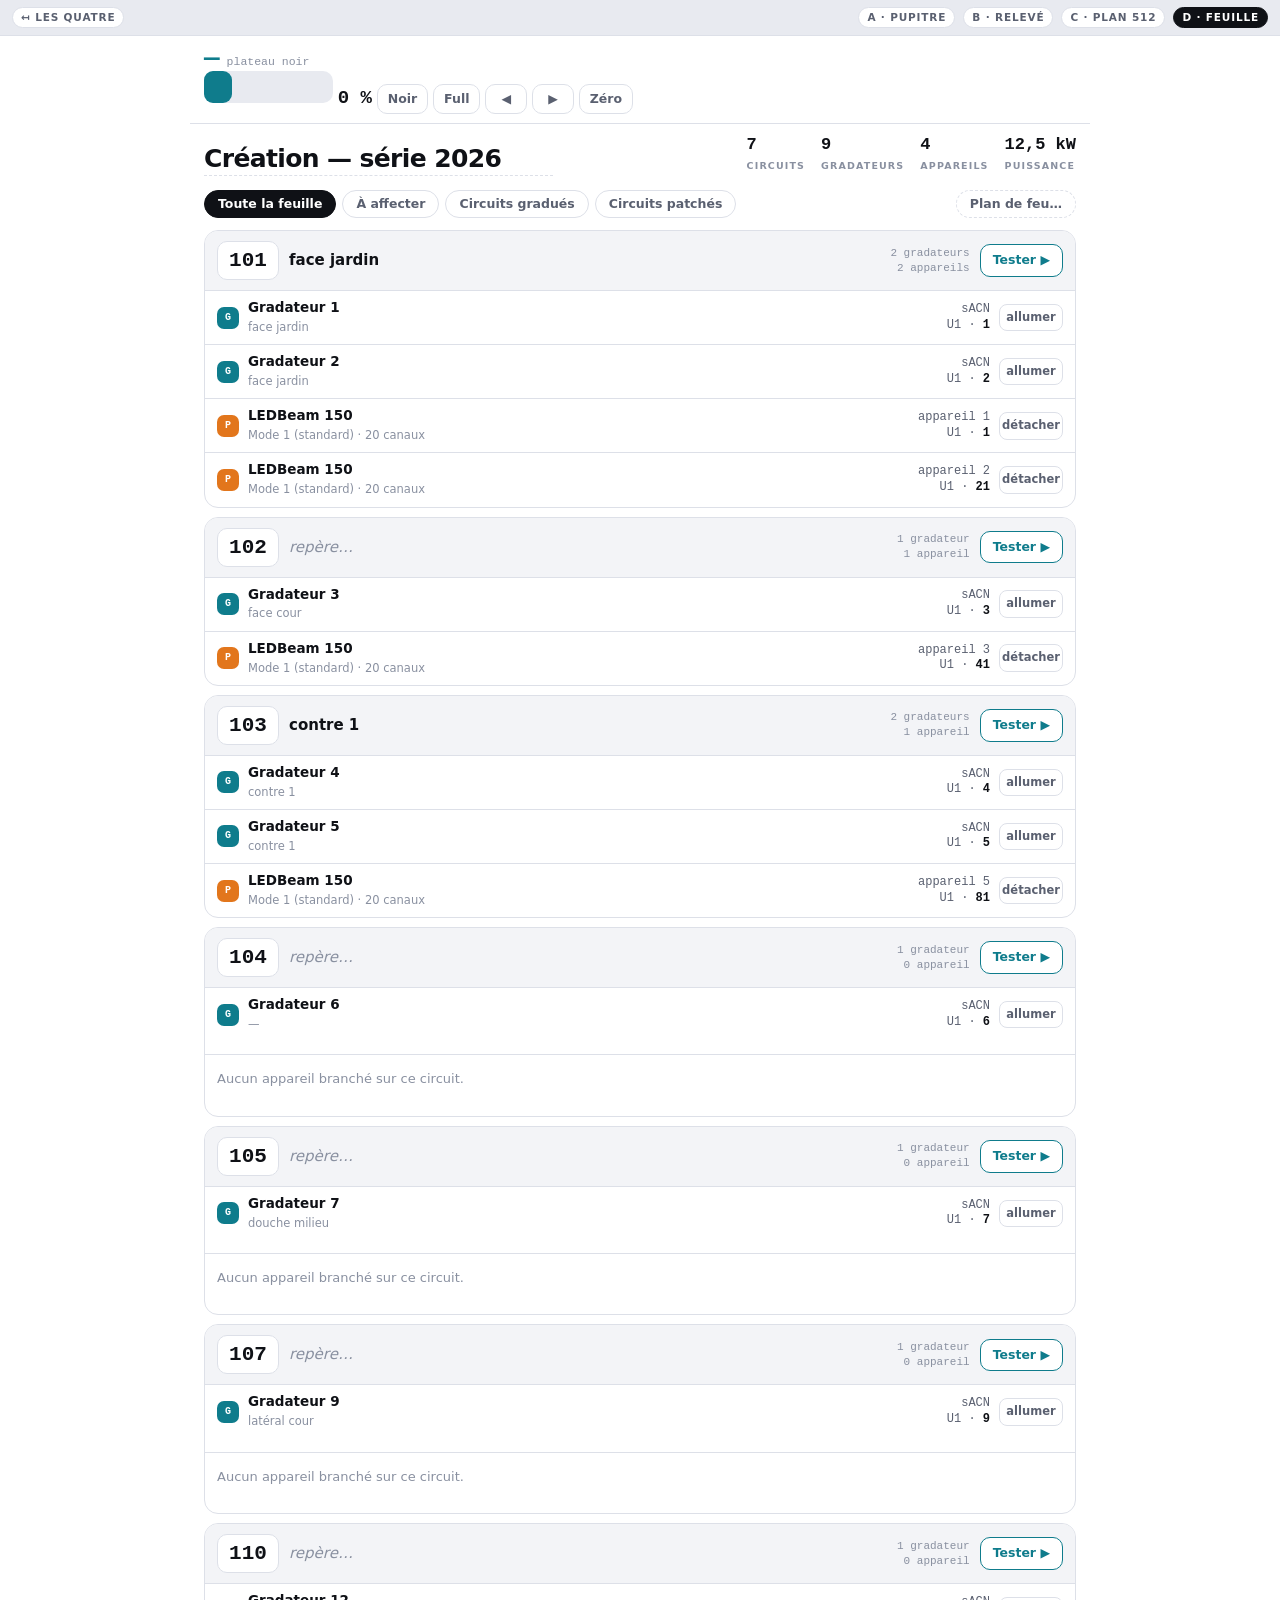
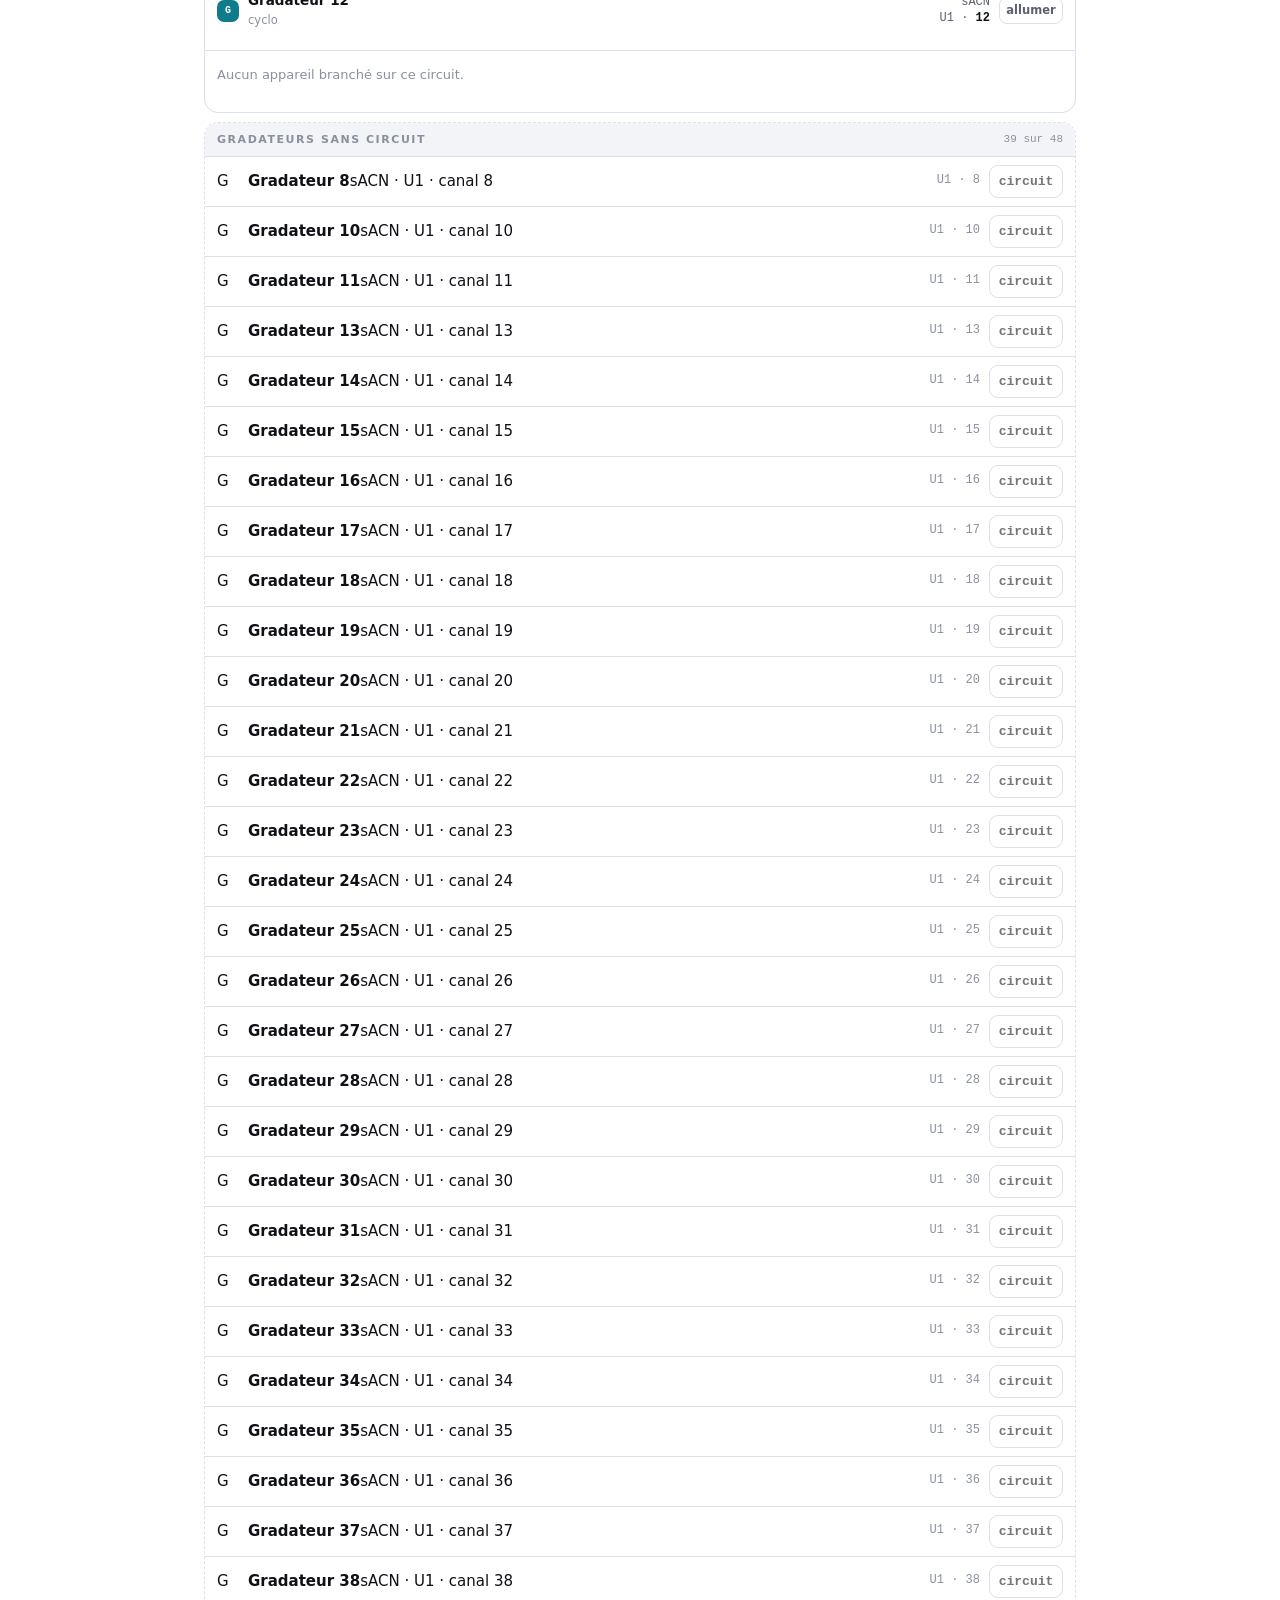
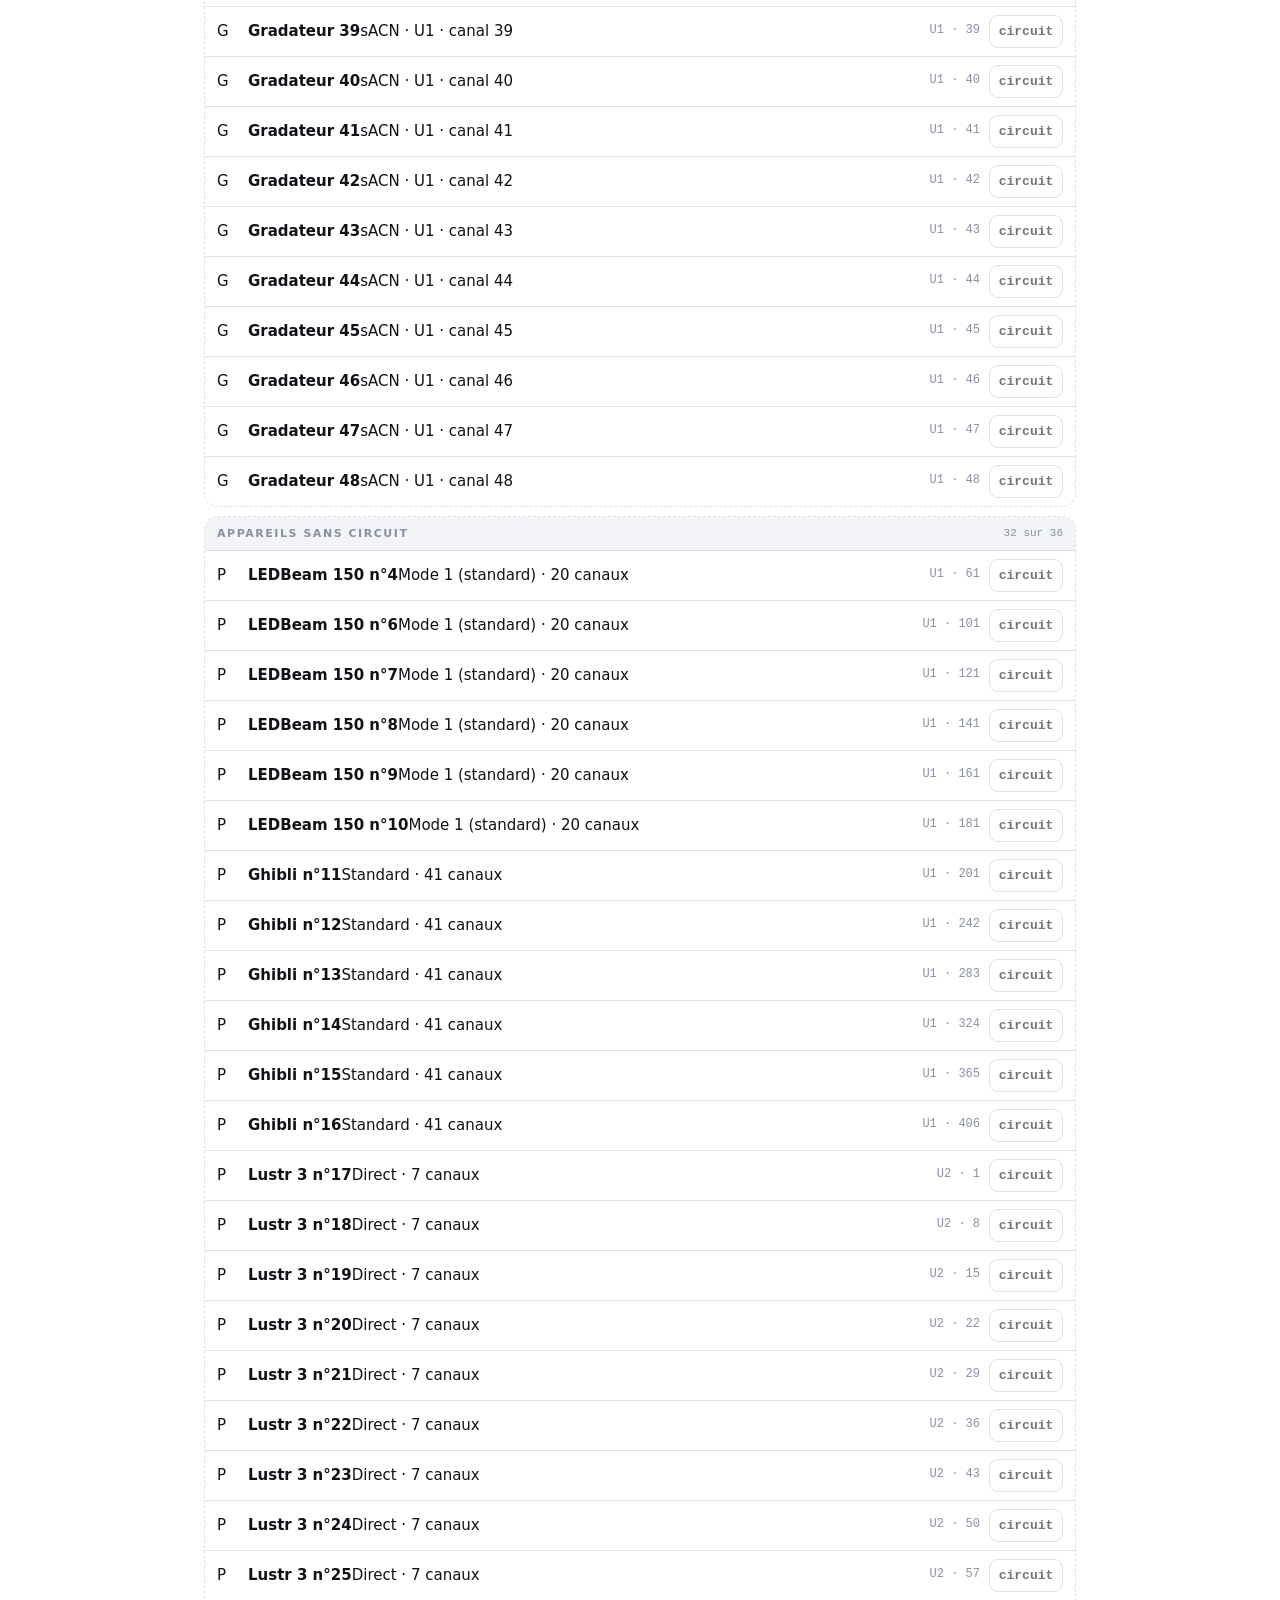
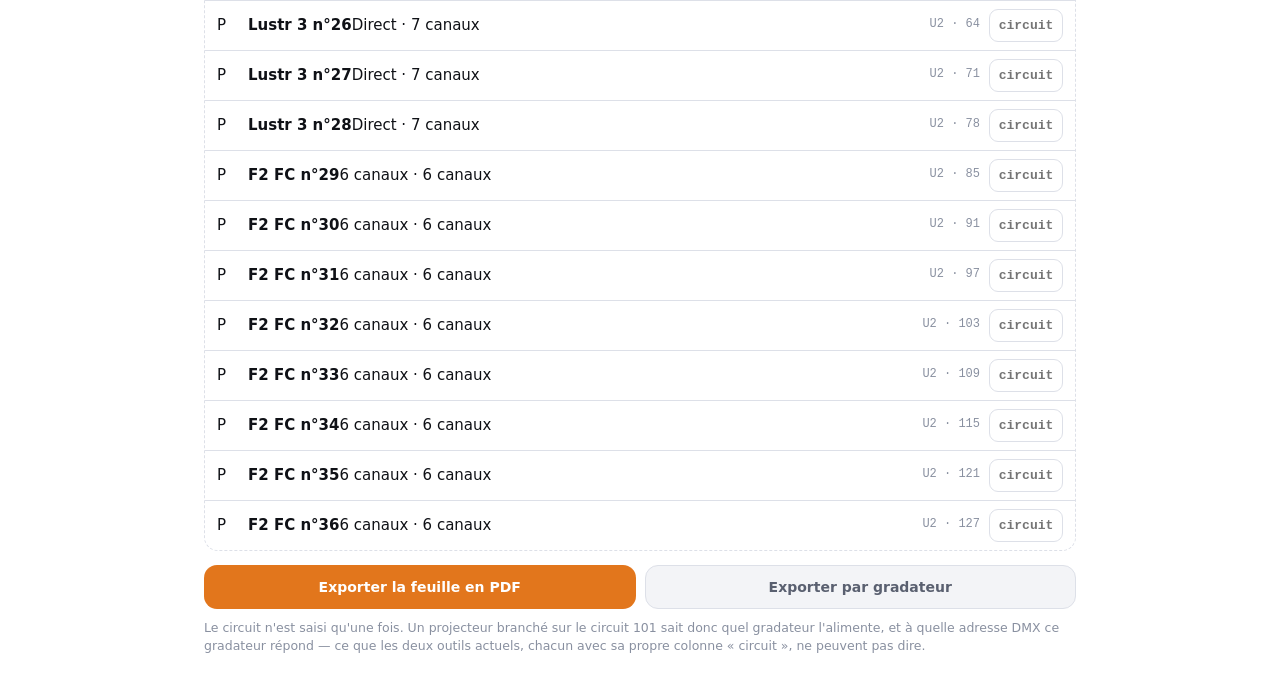
<file: canevas/d-feuille.html>
<!doctype html>
<html lang="fr">
<head>
<meta charset="utf-8">
<meta name="viewport" content="width=device-width, initial-scale=1, viewport-fit=cover">
<title>Canevas D — Feuille unique</title>
<link rel="stylesheet" href="socle.css">
<style>
/* ---------------------------------------------------------------------------
   Canevas D — « Feuille unique »

   Thèse : le défaut n'est pas dans les écrans, il est dans le modèle. Le
   circuit est aujourd'hui saisi deux fois — une fois dans le patch, une fois
   dans la feuille de gradateurs — sans qu'aucune des deux ne sache que
   l'autre existe. Résultat : deux tableaux, deux PDF, et rien qui dise quel
   projecteur est branché sur quel gradateur.

   Ici il n'y a qu'un document, la feuille du plateau, et le circuit en est la
   colonne vertébrale : il porte ses gradateurs d'un côté, ses appareils de
   l'autre. Le patch et la télécommande deviennent deux manières d'écrire dans
   la même feuille. La télécommande n'est plus un écran mais une barre, posée
   en haut, toujours disponible.
--------------------------------------------------------------------------- */

.page{max-width:900px;margin:0 auto;padding:0 14px calc(28px + env(safe-area-inset-bottom,0px))}

/* ---------------------------- barre télécommande ------------------------- */
/* La télécommande réduite à une barre : elle ne prend plus un écran entier,
   elle accompagne la feuille. */
.tele{position:sticky;top:0;z-index:20;background:color-mix(in srgb,var(--bg) 94%,transparent);
      backdrop-filter:blur(10px);border-bottom:1.5px solid var(--line);
      margin:0 -14px 12px;padding:9px 14px;display:flex;align-items:center;gap:8px;flex-wrap:wrap}
.tele .ap{display:flex;align-items:baseline;gap:7px;min-width:118px}
.tele .ap b{font:600 26px/1 var(--mono);color:var(--tel);font-variant-numeric:tabular-nums}
.tele .ap span{font:500 11.5px/1.2 var(--mono);color:var(--ink3)}
.tele .niv{font:600 19px/1 var(--mono);min-width:56px;text-align:right;font-variant-numeric:tabular-nums}
.tele button{border:1.5px solid var(--line);background:var(--bg);border-radius:10px;
             padding:8px 10px;font:600 12.5px/1 var(--body);color:var(--ink2);min-width:42px}
.tele button.on{background:var(--tel);border-color:var(--tel);color:#fff}
.tele input[type="range"]{-webkit-appearance:none;appearance:none;flex:1;min-width:120px;height:32px;
     background:none;margin:0}
.tele input[type="range"]::-webkit-slider-runnable-track{height:32px;border-radius:10px;background:var(--sur2)}
.tele input[type="range"]::-webkit-slider-thumb{-webkit-appearance:none;width:28px;height:32px;
     border-radius:9px;background:var(--tel);border:0}
.tele input[type="range"]::-moz-range-track{height:32px;border-radius:10px;background:var(--sur2)}
.tele input[type="range"]::-moz-range-thumb{width:28px;height:32px;border-radius:9px;background:var(--tel);border:0}
.tele .led{flex:none;width:9px;height:9px;border-radius:99px;background:var(--line)}
.tele .led.on{background:var(--ok);box-shadow:0 0 0 3px color-mix(in srgb,var(--ok) 25%,transparent)}

/* --------------------------------- entête -------------------------------- */
.ent{display:flex;align-items:flex-end;gap:12px;flex-wrap:wrap;margin:6px 0 14px}
.ent h1{font:800 25px/1.1 var(--disp);letter-spacing:-.025em;margin:0}
.ent input.titre{border:0;border-bottom:1.5px dashed var(--line);background:none;outline:none;
                 font:800 25px/1.1 var(--disp);letter-spacing:-.025em;padding:2px 0;min-width:200px}
.ent .st{display:flex;gap:16px;margin-left:auto}
.ent .st div b{display:block;font:600 17px/1 var(--mono)}
.ent .st div span{font:600 9.5px/1 var(--body);letter-spacing:.12em;text-transform:uppercase;color:var(--ink3)}

.filtres{display:flex;gap:6px;flex-wrap:wrap;margin-bottom:12px}
.filtres button{border:1.5px solid var(--line);background:var(--bg);border-radius:99px;
                padding:7px 13px;font:600 12.5px/1 var(--body);color:var(--ink2)}
.filtres button[aria-pressed="true"]{background:var(--ink);border-color:var(--ink);color:var(--bg)}
.filtres .sp{flex:1}
.filtres button.lien{border-style:dashed}

/* -------------------------------- la feuille ----------------------------- */
.circ{border:1.5px solid var(--line);border-radius:14px;margin-bottom:9px;overflow:hidden}
.circ>.tete{display:grid;grid-template-columns:62px 1fr auto auto;gap:10px;align-items:center;
            padding:10px 12px;background:var(--sur)}
.circ>.tete .no{font:600 21px/1 var(--mono);color:var(--ink);text-align:center;
     background:var(--bg);border:1.5px solid var(--line);border-radius:10px;padding:8px 0}
.circ.on>.tete .no{background:var(--tel);border-color:var(--tel);color:#fff}
.circ>.tete .rep{border:0;background:none;outline:none;font:600 15px/1.2 var(--body);width:100%;
                 padding:4px 0;border-bottom:1px dashed transparent}
.circ>.tete .rep:focus{border-bottom-color:var(--line)}
.circ>.tete .rep::placeholder{color:var(--ink3);font-weight:500;font-style:italic}
.circ>.tete .cpt{font:500 11px/1.35 var(--mono);color:var(--ink3);text-align:right;white-space:nowrap}
.circ>.tete .test{border:1.5px solid var(--tel);background:var(--bg);color:var(--tel);
     border-radius:10px;padding:9px 12px;font:700 12.5px/1 var(--body);white-space:nowrap}
.circ.on>.tete .test{background:var(--tel);color:#fff}

.el{display:grid;grid-template-columns:22px 1fr 96px 64px;gap:9px;align-items:center;
    padding:8px 12px;border-top:1px solid var(--line);font-size:13.5px}
.el .ic{width:22px;height:22px;border-radius:7px;display:grid;place-items:center;
        font:700 10px/1 var(--mono);color:#fff;background:var(--tel)}
.el .ic.ap{background:var(--dmx)}
.el .tx b{display:block;font:600 13.5px/1.25 var(--body)}
.el .tx span{font-size:11.5px;color:var(--ink3)}
.el .dm{font:500 12px/1.3 var(--mono);color:var(--ink2);text-align:right;white-space:nowrap}
.el .dm b{color:var(--ink)}
.el .go{border:1.5px solid var(--line);background:var(--bg);border-radius:8px;padding:7px 0;
        font:600 11.5px/1 var(--body);color:var(--ink2)}
.el .go.on{background:var(--tel);border-color:var(--tel);color:#fff}

.aff{display:grid;grid-template-columns:22px 1fr 96px 74px;gap:9px;align-items:center;
     padding:8px 12px;border-top:1px solid var(--line)}
.aff input{background:var(--bg);border:1.5px solid var(--line);border-radius:9px;padding:8px 6px;
           font:600 13px/1 var(--mono);text-align:center;outline:none;width:100%}
.aff input:focus{border-color:var(--dmx)}
.bloc{border:1.5px dashed var(--line);border-radius:14px;margin-bottom:9px;overflow:hidden}
.bloc>h3{margin:0;padding:11px 12px;background:var(--sur);font:700 11px/1 var(--body);
         letter-spacing:.14em;text-transform:uppercase;color:var(--ink3);
         display:flex;justify-content:space-between;align-items:center}
.bloc>h3 span{font:500 11px/1 var(--mono);text-transform:none;letter-spacing:0}

/* ------------------------------- plan de feu ----------------------------- */
.lignes{border:1.5px solid var(--line);border-radius:14px;overflow:hidden;margin-bottom:12px}
.lignes .lg{display:grid;grid-template-columns:1fr 104px 66px 92px 34px;gap:8px;align-items:center;
            padding:9px 12px;border-top:1px solid var(--line)}
.lignes .lg:first-of-type{border-top:0}
.lignes select,.lignes .lg input{background:var(--bg);border:1.5px solid var(--line);border-radius:9px;
     padding:8px 9px;outline:none;width:100%;font:500 13px/1.2 var(--body)}
.lignes .lg input{font-family:var(--mono);text-align:center}
.lignes .lg .et{font:500 11.5px/1.3 var(--mono);color:var(--ink3);text-align:right}
.lignes .lg .et b{display:block;color:var(--ink);font-size:12.5px}
.lignes .lg .x{border:0;background:none;color:var(--ink3);font-size:16px;padding:4px}
.lignes .pied{display:flex;gap:8px;padding:10px 12px;background:var(--sur);border-top:1px solid var(--line)}
.lignes .pied button{border:1.5px solid var(--line);background:var(--bg);border-radius:10px;
     padding:9px 13px;font:600 12.5px/1 var(--body);color:var(--ink2)}

.pdf{display:grid;grid-template-columns:1fr 1fr;gap:9px;margin:14px 0 6px}
.pdf button{border:0;border-radius:13px;padding:14px;font:700 14px/1 var(--body);background:var(--dmx);color:#fff}
.pdf button.sec{background:var(--sur);color:var(--ink2);border:1.5px solid var(--line)}
.note{font:500 12.5px/1.5 var(--body);color:var(--ink3);margin:10px 0}
.vide{color:var(--ink3);font-size:13px;padding:14px 12px;border-top:1px solid var(--line)}
</style>
</head>
<body>
<div class="page">
  <div class="tele" id="tele"></div>
  <div id="corps"></div>
</div>

<script src="socle.js"></script>
<script>
bandeau("d");

/* --------------------------------- état ---------------------------------- */
/* Un seul document. Les gradateurs et les appareils ne portent qu'une chose
   en commun : le numéro de circuit. C'est lui qui les réunit. */
const S = {
  nom:"Création — série 2026",
  lignes:JSON.parse(JSON.stringify(DEMO_LIGNES)),
  grada:JSON.parse(JSON.stringify(DEMO_CIRCUITS)),   // gradateur -> { circuit, note }
  affect:{ 1:"101", 2:"101", 3:"102", 5:"103" },     // appareil du patch -> circuit
  reperes:{ 101:"face jardin", 103:"contre 1" },     // circuit -> repère
  reg:{ ...REGLAGES_DEFAUT },
  niv:{}, sel:0,
  filtre:"tout",       // tout | arelever | gradateurs | appareils
  plan:false           // volet « plan de feu » ouvert
};
const court = cle => trouverApp(cle).nom;

/* La feuille : on range gradateurs et appareils sous leur circuit. */
function feuille(){
  const m = new Map();
  const c = k => m.get(k) || m.set(k, { circuit:k, gradas:[], apps:[] }).get(k);
  Object.keys(S.grada).forEach(n => {
    const x = (S.grada[n].circuit || "").trim();
    if(x) c(x).gradas.push(+n);
  });
  const liste = adresser(S.lignes);
  liste.forEach(a => {
    const x = (S.affect[a.n] || "").trim();
    if(x) c(x).apps.push(a);
  });
  return [...m.values()].sort((a, b) =>
    (parseInt(a.circuit) || 0) - (parseInt(b.circuit) || 0) || a.circuit.localeCompare(b.circuit));
}
const gradasLibres = () => {
  const out = [];
  for(let n = S.reg.premier; n < S.reg.premier + S.reg.nb; n++)
    if(!((S.grada[n] || {}).circuit || "").trim()) out.push(n);
  return out;
};
const appsLibres = () => adresser(S.lignes).filter(a => !((S.affect[a.n] || "").trim()));

/* ------------------------------ télécommande ----------------------------- */
function allumer(ns, pct = 100){
  if(S.reg.solo) S.niv = {};
  ns.forEach(n => S.niv[n] = pct);
  S.sel = ns[0] || 0;
  FLUX.poser(S.niv, S.reg); vibrer(12);
  rendre();
}
function niveau(pct){
  if(!S.sel) return;
  const v = Math.max(0, Math.min(100, Math.round(pct)));
  Object.keys(S.niv).forEach(k => { if(S.niv[k] > 0 || +k === S.sel) S.niv[k] = v; });
  FLUX.poser(S.niv, S.reg);
  rendre();
}

function barre(){
  const d = el("div");
  const on = Object.keys(S.niv).filter(k => S.niv[k] > 0).map(Number);
  const lv = S.sel ? (S.niv[S.sel] || 0) : 0;
  const a = S.sel ? adrGrada(S.sel, S.reg) : null;
  const cir = S.sel ? (S.grada[S.sel] || {}).circuit : "";

  d.innerHTML = `<span class="led${on.length ? " on" : ""}" title="${
      on.length ? S.reg.proto + " · " + on.length + " allumé(s)" : "plateau noir"}"></span>
    <span class="ap"><b>${S.sel || "—"}</b>
      <span>${a ? `U${a.u}·${a.canal}${cir ? " · circ. " + esc(cir) : ""}`
                : on.length ? `${on.length} allumé${on.length > 1 ? "s" : ""}` : "plateau noir"}</span></span>
    <input type="range" min="0" max="100" value="${lv}" aria-label="Niveau"${S.sel ? "" : " disabled"}>
    <span class="niv">${lv} %</span>
    <button data-a="noir">Noir</button>
    <button data-a="full">Full</button>
    <button data-a="prec" aria-label="Gradateur précédent">◀</button>
    <button data-a="suiv" aria-label="Gradateur suivant">▶</button>
    <button data-a="zero">Zéro</button>`;

  d.querySelector("input").oninput = e => niveau(+e.target.value);
  const act = {
    noir: () => niveau(0),
    full: () => niveau(100),
    prec: () => allumer([Math.max(S.reg.premier, (S.sel || S.reg.premier + 1) - 1)]),
    suiv: () => allumer([Math.min(S.reg.premier + S.reg.nb - 1, (S.sel || S.reg.premier - 1) + 1)]),
    zero: () => { S.niv = {}; S.sel = 0; FLUX.arret(); rendre(); }
  };
  d.querySelectorAll("button").forEach(b => {
    b.onclick = act[b.dataset.a];
    if(b.dataset.a === "noir" && S.sel && lv === 0) b.classList.add("on");
    if(b.dataset.a === "full" && lv === 100) b.classList.add("on");
  });
  return d;
}

/* --------------------------------- corps --------------------------------- */
function corps(){
  const d = el("div");
  const liste = adresser(S.lignes);
  const f = feuille();
  const libres = gradasLibres(), libresA = appsLibres();

  const ent = el("div", "ent");
  ent.innerHTML = `<input class="titre" value="${esc(S.nom)}" aria-label="Nom de la feuille">
    <div class="st">
      <div><b>${f.length}</b><span>circuits</span></div>
      <div><b>${S.reg.nb - libres.length}</b><span>gradateurs</span></div>
      <div><b>${liste.length - libresA.length}</b><span>appareils</span></div>
      <div><b>${puissance(liste)}</b><span>puissance</span></div>
    </div>`;
  ent.querySelector("input").oninput = e => { S.nom = e.target.value; };
  d.append(ent);

  const fl = el("div", "filtres");
  [["tout", "Toute la feuille"], ["arelever", "À affecter"],
   ["gradateurs", "Circuits gradués"], ["appareils", "Circuits patchés"]].forEach(([k, t]) => {
    const b = el("button", null, t);
    b.setAttribute("aria-pressed", S.filtre === k);
    b.onclick = () => { S.filtre = k; rendre(); };
    fl.append(b);
  });
  fl.append(el("span", "sp"));
  const bp = el("button", "lien", S.plan ? "Fermer le plan de feu" : "Plan de feu…");
  bp.onclick = () => { S.plan = !S.plan; rendre(); };
  fl.append(bp);
  d.append(fl);

  if(S.plan) d.append(planDeFeu());

  const vus = f.filter(c =>
    S.filtre === "tout" ? true :
    S.filtre === "gradateurs" ? c.gradas.length :
    S.filtre === "appareils" ? c.apps.length : false);

  if(S.filtre !== "arelever"){
    if(!vus.length) d.append(el("p", "note", "Aucun circuit dans ce filtre."));
    vus.forEach(c => d.append(carteCircuit(c)));
  }

  /* Ce qui n'a pas encore de circuit : la seule saisie qui reste, et elle est
     au même endroit pour un gradateur et pour un projecteur. */
  if(S.filtre === "tout" || S.filtre === "arelever"){
    if(libres.length) d.append(blocLibres("Gradateurs sans circuit", libres.map(n => {
      const a = adrGrada(n, S.reg);
      return { cle:"g" + n, ic:"G", tit:"Gradateur " + n,
               sub:S.reg.proto + " · U" + a.u + " · canal " + a.canal,
               dm:"U" + a.u + " · " + a.canal,
               val:"", pose:v => { (S.grada[n] = S.grada[n] || { circuit:"", note:"" }).circuit = v; },
               test:() => allumer([n]) };
    }), libres.length + " sur " + S.reg.nb));
    if(libresA.length) d.append(blocLibres("Appareils sans circuit", libresA.map(x => ({
      cle:"a" + x.n, ic:"P", tit:court(x.app) + " n°" + x.n,
      sub:x.mode + " · " + x.ch + " canaux",
      dm:"U" + x.u + " · " + x.adr,
      val:"", pose:v => { S.affect[x.n] = v; }, test:null
    })), libresA.length + " sur " + liste.length));
    if(!libres.length && !libresA.length)
      d.append(el("p", "note", "Tout est affecté : la feuille est complète."));
  }

  const pdf = el("div", "pdf");
  const p1 = el("button", null, "Exporter la feuille en PDF");
  const p2 = el("button", "sec", "Exporter par gradateur");
  p1.onclick = p2.onclick = () => alert(
    "Maquette : l'application ouvre ici la boîte d'impression d'Android.\n\n" +
    "Un seul document — circuit, gradateurs, appareils, adresses DMX, repères — " +
    "au lieu des deux tableaux séparés d'aujourd'hui.");
  pdf.append(p1, p2);
  d.append(pdf);
  d.append(el("p", "note",
    "Le circuit n'est saisi qu'une fois. Un projecteur branché sur le circuit 101 " +
    "sait donc quel gradateur l'alimente, et à quelle adresse DMX ce gradateur répond — " +
    "ce que les deux outils actuels, chacun avec sa propre colonne « circuit », " +
    "ne peuvent pas dire."));
  return d;
}

function carteCircuit(c){
  const allume = c.gradas.some(n => (S.niv[n] || 0) > 0);
  const d = el("div", "circ" + (allume ? " on" : ""));
  const t = el("div", "tete");
  t.innerHTML = `<span class="no">${esc(c.circuit)}</span>
    <input class="rep" placeholder="repère…"
           value="${esc(S.reperes[c.circuit] || "")}" aria-label="Repère du circuit ${esc(c.circuit)}">
    <span class="cpt">${c.gradas.length} gradateur${c.gradas.length > 1 ? "s" : ""}<br>${
      c.apps.length} appareil${c.apps.length > 1 ? "s" : ""}</span>
    <button class="test">${allume ? "Éteindre" : "Tester ▶"}</button>`;
  t.querySelector(".rep").oninput = e => { S.reperes[c.circuit] = e.target.value; };
  t.querySelector(".test").onclick = () => {
    if(!c.gradas.length){ alert("Ce circuit n'a pas encore de gradateur."); return; }
    if(allume){ c.gradas.forEach(n => S.niv[n] = 0); FLUX.poser(S.niv, S.reg); rendre(); }
    else allumer(c.gradas);
  };
  d.append(t);

  c.gradas.forEach(n => {
    const a = adrGrada(n, S.reg);
    const lv = S.niv[n] || 0;
    const r = el("div", "el");
    r.innerHTML = `<span class="ic">G</span>
      <span class="tx"><b>Gradateur ${n}</b><span>${esc((S.grada[n] || {}).note || "—")}</span></span>
      <span class="dm">${S.reg.proto}<br>U${a.u} · <b>${a.canal}</b></span>
      <button class="go${lv > 0 ? " on" : ""}">${lv > 0 ? lv + " %" : "allumer"}</button>`;
    r.querySelector("button").onclick = () => lv > 0
      ? (S.niv[n] = 0, FLUX.poser(S.niv, S.reg), rendre())
      : allumer([n]);
    d.append(r);
  });

  c.apps.forEach(x => {
    const r = el("div", "el");
    r.innerHTML = `<span class="ic ap">P</span>
      <span class="tx"><b>${esc(court(x.app))}</b><span>${esc(x.mode)} · ${x.ch} canaux</span></span>
      <span class="dm">appareil ${x.n}<br>U${x.u} · <b>${x.adr}</b></span>
      <button class="go">détacher</button>`;
    r.querySelector("button").onclick = () => { delete S.affect[x.n]; rendre(); };
    d.append(r);
  });

  if(!c.gradas.length) d.append(el("p", "vide", "Aucun gradateur sur ce circuit : rien à tester."));
  if(!c.apps.length) d.append(el("p", "vide", "Aucun appareil branché sur ce circuit."));
  return d;
}

function blocLibres(titre, items, compte){
  const d = el("div", "bloc");
  d.insertAdjacentHTML("beforeend", `<h3>${esc(titre)}<span>${esc(compte)}</span></h3>`);
  items.forEach(it => {
    const r = el("div", "aff");
    r.innerHTML = `<span class="ic${it.ic === "P" ? " ap" : ""}">${it.ic}</span>
      <span class="tx"><b>${esc(it.tit)}</b><span>${esc(it.sub)}</span></span>
      <span class="dm" style="font:500 12px/1.3 var(--mono);color:var(--ink3);text-align:right">${esc(it.dm)}</span>
      <input inputmode="numeric" placeholder="circuit" aria-label="Circuit de ${esc(it.tit)}">`;
    const i = r.querySelector("input");
    /* On ne réorganise la feuille qu'à la validation : réordonner sous les
       doigts ferait sauter la ligne en cours de frappe. */
    i.onchange = () => { if(i.value.trim()){ it.pose(i.value.trim()); rendre(); } };
    i.onkeydown = e => {
      if(e.key !== "Enter") return;
      const suivant = r.nextElementSibling && r.nextElementSibling.querySelector("input");
      if(i.value.trim()){ it.pose(i.value.trim()); rendre(); }
      else if(suivant) suivant.focus();
    };
    if(it.test){
      const b = el("button", "go");
      b.textContent = "▶";
      b.style.gridColumn = "4";
      b.onclick = it.test;
    }
    d.append(r);
  });
  return d;
}

/* ------------------------------- plan de feu ----------------------------- */
/* Le patch garde sa place, mais il devient un volet : une ligne par type
   d'appareil, l'adressage en regard. Le circuit ne s'y saisit plus — il se
   pose dans la feuille, avec celui des gradateurs. */
function planDeFeu(){
  const liste = adresser(S.lignes);
  const ko = collisions(liste);
  const d = el("div", "lignes");
  S.lignes.forEach(l => {
    const app = trouverApp(l.app);
    const mes = liste.filter(x => x.ligne === l.id);
    const r = el("div", "lg");
    r.innerHTML = `<select class="sa">${MARQUES.map(m =>
        `<optgroup label="${esc(m)}">${APPAREILS.filter(a => a.marque === m).map(a =>
          `<option value="${esc(cleApp(a))}"${cleApp(a) === l.app ? " selected" : ""}>${esc(a.nom)}</option>`
        ).join("")}</optgroup>`).join("")}</select>
      <select class="sm">${app.modes.map(m =>
        `<option value="${esc(m.nom)}"${m.nom === l.mode ? " selected" : ""}>${esc(m.nom)}</option>`
      ).join("")}</select>
      <input class="qn" inputmode="numeric" value="${l.nb}" aria-label="Quantité">
      <span class="et">${l.suite ? "à la suite" : "départ imposé"}
        <b>${mes.length ? `U${mes[0].u}·${mes[0].adr}→${mes[mes.length - 1].fin}` : "—"}</b></span>
      <button class="x" aria-label="Retirer la ligne">✕</button>`;
    r.querySelector(".sa").onchange = e => { l.app = e.target.value;
      const a = trouverApp(l.app); l.mode = a.modes[0].nom; l.ch = a.modes[0].ch; rendre(); };
    r.querySelector(".sm").onchange = e => { l.mode = e.target.value;
      const m = app.modes.find(x => x.nom === l.mode); if(m) l.ch = m.ch; rendre(); };
    r.querySelector(".qn").onchange = e => {
      l.nb = Math.min(500, +e.target.value.replace(/\D/g, "") || 0); rendre(); };
    r.querySelector(".et").onclick = () => { l.suite = !l.suite; rendre(); };
    r.querySelector(".x").onclick = () => { S.lignes = S.lignes.filter(x => x.id !== l.id); rendre(); };
    d.append(r);
  });
  const p = el("div", "pied");
  const add = el("button", null, "+ Ligne");
  add.onclick = () => {
    const a = APPAREILS[0];
    S.lignes.push({ id:"l" + Date.now().toString(36), app:cleApp(a), mode:a.modes[0].nom,
                    ch:a.modes[0].ch, nb:4, suite:S.lignes.length > 0, u:1, adr:1 });
    rendre();
  };
  p.append(add);
  p.insertAdjacentHTML("beforeend",
    `<span style="align-self:center;font:500 12px/1.3 var(--mono);color:${
      ko.size ? "var(--ko)" : "var(--ink3)"}">${liste.length} appareils · ${
      ko.size ? ko.size + " en chevauchement" : "aucun chevauchement"}</span>`);
  d.append(p);
  return d;
}

/* --------------------------------- rendu --------------------------------- */
function rendre(){
  const actif = document.activeElement;
  const pos = actif && actif.selectionStart;
  const marque = actif && actif.getAttribute && actif.getAttribute("aria-label");
  $("#tele").replaceChildren(barre());
  $("#corps").replaceChildren(corps());
  if(marque){
    const n = document.querySelector(`[aria-label="${marque.replace(/"/g, '\\"')}"]`);
    if(n){ n.focus(); try { if(pos != null) n.setSelectionRange(pos, pos); } catch(e){} }
  }
}
rendre();
</script>
</body>
</html>
</file>
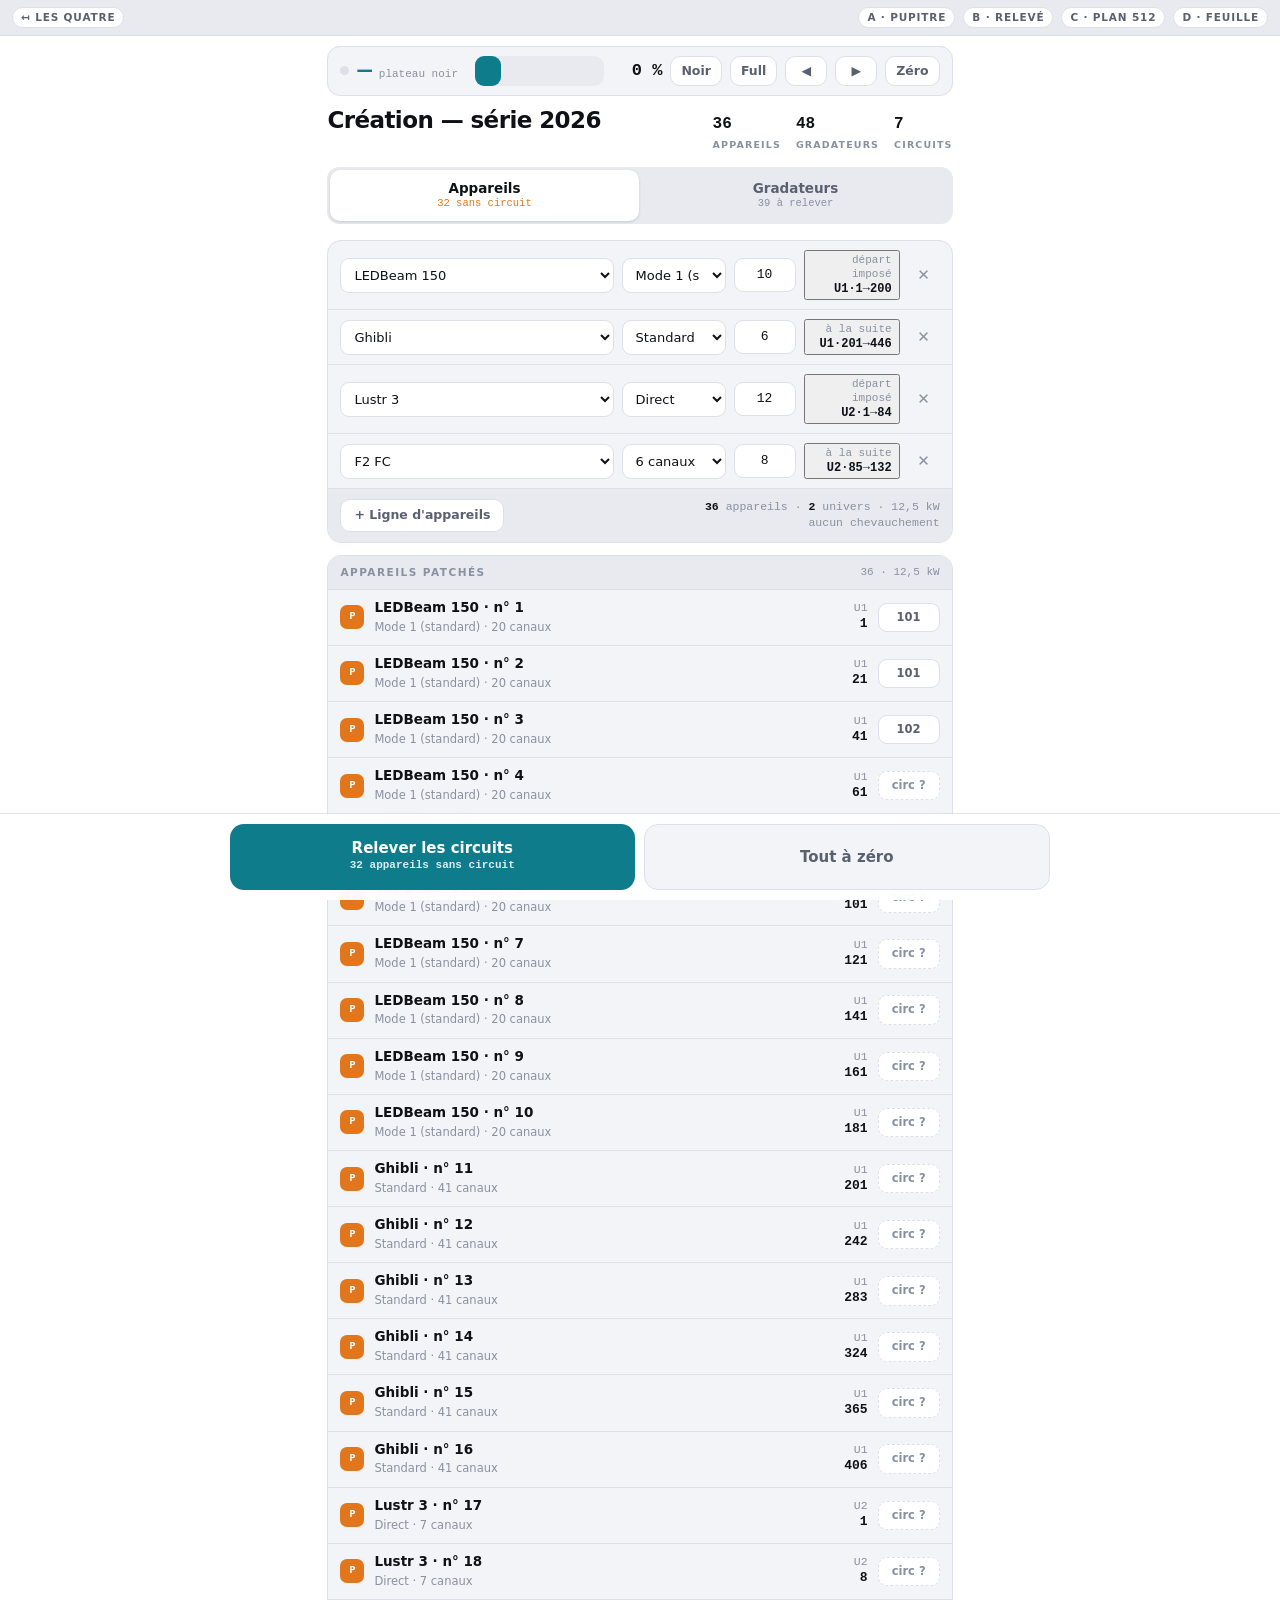
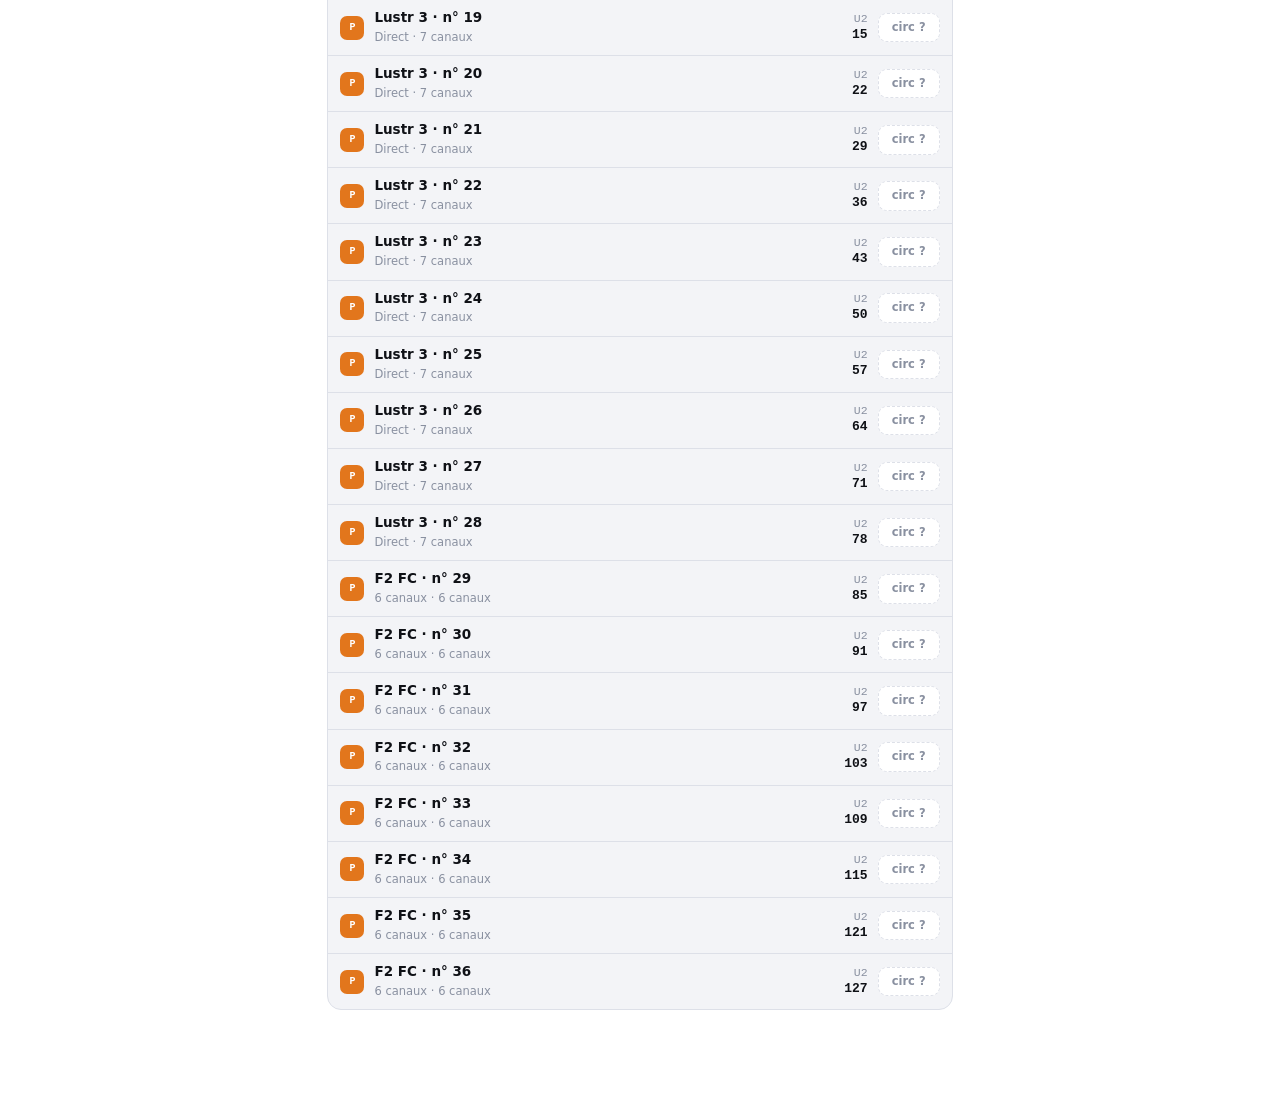
<file: canevas/e-registre.html>
<!doctype html>
<html lang="fr">
<head>
<meta charset="utf-8">
<meta name="viewport" content="width=device-width, initial-scale=1, viewport-fit=cover">
<title>Canevas E — Registre</title>
<link rel="stylesheet" href="socle.css">
<link rel="stylesheet" href="mix.css">
<style>
/* ---------------------------------------------------------------------------
   Canevas E — « Registre »

   Assemblage : un registre par objet. Les appareils d'un côté, les gradateurs
   de l'autre, les deux dans le même visuel de liste ; le tableau d'ajout de
   lignes ouvre le registre des appareils, les réglages de plage ouvrent celui
   des gradateurs. Le relevé plein écran n'est pas un écran de plus : c'est le
   bouton du bas, qui emmène au plateau et ramène la liste remplie.

   Thèse : on range d'abord, on relève ensuite — et on sait toujours dans
   quelle des deux listes on se trouve.
--------------------------------------------------------------------------- */

.page{max-width:820px;margin:0 auto;padding:0 14px calc(96px + env(safe-area-inset-bottom,0px))}
.haut{position:sticky;top:0;z-index:20;background:var(--bg);margin:0 -14px;padding:10px 14px 2px}
.ent{display:flex;align-items:baseline;gap:12px;flex-wrap:wrap;margin:4px 0 12px}
.ent h1{font:800 23px/1.1 var(--disp);letter-spacing:-.025em;margin:0}
.ent .st{display:flex;gap:15px;margin-left:auto}
.ent .st div b{display:block;font:600 16px/1 var(--mono)}
.ent .st div span{font:600 9.5px/1 var(--body);letter-spacing:.12em;text-transform:uppercase;color:var(--ink3)}

.seg{display:flex;background:var(--sur2);border-radius:12px;padding:3px;gap:3px;margin-bottom:14px}
.seg button{flex:1;border:0;background:none;border-radius:10px;padding:10px 8px;
            font:700 13.5px/1.25 var(--body);color:var(--ink2)}
.seg button[aria-pressed="true"]{background:var(--bg);color:var(--ink);box-shadow:0 1px 3px rgba(0,0,0,.14)}
.seg button i{display:block;font-style:normal;font:500 10.5px/1.4 var(--mono);color:var(--ink3)}
.seg button[aria-pressed="true"] i{color:var(--dmx)}

.reglages{display:grid;grid-template-columns:repeat(4,1fr);gap:8px;margin-bottom:12px}
.reglages .f{display:flex;flex-direction:column;gap:5px;min-width:0}
.reglages label{font:700 9.5px/1 var(--body);letter-spacing:.12em;text-transform:uppercase;color:var(--ink3)}
.reglages input,.reglages select{background:var(--sur);border:1.5px solid var(--line);border-radius:10px;
     padding:9px 8px;outline:none;width:100%;font:500 14px/1.2 var(--mono);text-align:center}
.reglages select{font-family:var(--body);text-align:left}
@media (max-width:560px){ .reglages{grid-template-columns:1fr 1fr} }

.plateau{position:fixed;left:0;right:0;bottom:0;z-index:30;padding:10px 14px
         calc(10px + env(safe-area-inset-bottom,0px));
         background:color-mix(in srgb,var(--bg) 92%,transparent);backdrop-filter:blur(10px);
         border-top:1.5px solid var(--line)}
.plateau .in{max-width:820px;margin:0 auto;display:flex;gap:9px}
.plateau button{flex:1;border:0;border-radius:14px;padding:15px;font:700 15px/1.2 var(--body);
                background:var(--tel);color:#fff}
.plateau button.sec{background:var(--sur);color:var(--ink2);border:1.5px solid var(--line)}
.plateau button b{display:block;font:600 11px/1.6 var(--mono);opacity:.85}
</style>
</head>
<body>
<div class="page">
  <div class="haut" id="haut"></div>
  <div id="corps"></div>
</div>
<div class="plateau"><div class="in" id="plateau"></div></div>

<script src="socle.js"></script>
<script src="mix.js"></script>
<script>
bandeau("e");

const E = etatDemo();
let onglet = "app";          // app | grada

function maj(){ rendre(); }

function rendre(){
  /* En-tête : la télécommande en barre, le titre, les deux registres. */
  const h = el("div");
  h.append(barreTele(E, maj));
  const liste = adresser(E.lignes);
  const ent = el("div", "ent");
  ent.innerHTML = `<h1>${esc(E.nom)}</h1>
    <div class="st">
      <div><b>${liste.length}</b><span>appareils</span></div>
      <div><b>${E.reg.nb}</b><span>gradateurs</span></div>
      <div><b>${parCircuit(E).length}</b><span>circuits</span></div>
    </div>`;
  h.append(ent);

  const seg = el("div", "seg");
  const ba = el("button", null, `Appareils<i>${appsRestants(E)} sans circuit</i>`);
  const bg = el("button", null, `Gradateurs<i>${gradasRestants(E)} à relever</i>`);
  ba.setAttribute("aria-pressed", onglet === "app");
  bg.setAttribute("aria-pressed", onglet === "grada");
  ba.onclick = () => { onglet = "app"; rendre(); };
  bg.onclick = () => { onglet = "grada"; rendre(); };
  seg.append(ba, bg);
  h.append(seg);
  $("#haut").replaceChildren(h);

  $("#corps").replaceChildren(onglet === "app" ? vueAppareils() : vueGradateurs());
  $("#plateau").replaceChildren(...boutonsPlateau());
}

/* ---------------------------- registre appareils ------------------------- */
function vueAppareils(){
  const d = el("div");
  d.append(editeurLignes(E, maj));
  const liste = adresser(E.lignes);
  const rangs = liste.map(x => {
    const c = circuitApp(E, x.n);
    return rangee({
      badge:"P", appareil:true,
      titre:`${courtNom(x.app)} · n° ${x.n}`,
      sous:`${x.mode} · ${x.ch} canaux`,
      dmxHaut:`U${x.u}`, dmx:String(x.adr),
      action:c || "circ ?", actionEtat:c ? "" : "vide",
      onAction:() => relevePatch(x.n)
    });
  });
  d.append(pile("Appareils patchés", liste.length + " · " + puissance(liste), rangs,
                "Aucune ligne : ajouter une ligne d'appareils ci-dessus."));
  return d;
}

/* --------------------------- registre gradateurs ------------------------- */
function vueGradateurs(){
  const d = el("div");
  const r = el("div", "reglages");
  r.innerHTML = `<div class="f"><label>Protocole</label>
      <select id="r-proto"><option${E.reg.proto === "sACN" ? " selected" : ""}>sACN</option>
        <option${E.reg.proto === "Art-Net" ? " selected" : ""}>Art-Net</option></select></div>
    <div class="f"><label>Univers</label><input id="r-u" inputmode="numeric" value="${E.reg.u}"></div>
    <div class="f"><label>1re adresse</label><input id="r-a" inputmode="numeric" value="${E.reg.adr}"></div>
    <div class="f"><label>Nombre</label><input id="r-n" inputmode="numeric" value="${E.reg.nb}"></div>`;
  $("#r-proto", r).onchange = e => { E.reg.proto = e.target.value; poserFlux(E); maj(); };
  $("#r-u", r).onchange = e => { E.reg.u = +e.target.value.replace(/\D/g, "") || 1; maj(); };
  $("#r-a", r).onchange = e => { E.reg.adr = Math.min(512, +e.target.value.replace(/\D/g, "") || 1); maj(); };
  $("#r-n", r).onchange = e => { E.reg.nb = Math.max(1, Math.min(512, +e.target.value.replace(/\D/g, "") || 1)); maj(); };
  d.append(r);

  const rangs = listeGradas(E).map(n => {
    const a = adrGrada(n, E.reg);
    const c = circuitGrada(E, n);
    const lv = E.niv[n] || 0;
    return rangee({
      badge:"G",
      titre:`Gradateur ${n}`,
      sous:c ? `circuit ${c}${gradaFiche(E, n).note ? " · " + gradaFiche(E, n).note : ""}` : "circuit à relever",
      dmxHaut:`U${a.u}`, dmx:String(a.canal),
      action:lv > 0 ? lv + " %" : (c || "circ ?"),
      actionEtat:lv > 0 ? "on" : c ? "" : "vide",
      allume:lv > 0,
      onAction:() => { if(c && lv === 0){ allumerSeuls(E, [n]); maj(); } else if(lv > 0){ E.niv[n] = 0; poserFlux(E); maj(); } else releveGrada(n); }
    });
  });
  d.append(pile("Gradateurs", `${E.reg.nb} · ${E.reg.proto} · U${E.reg.u}`, rangs));
  return d;
}

/* ------------------------------ vers le plateau -------------------------- */
function boutonsPlateau(){
  const gr = el("button", null, onglet === "grada"
    ? `Relever les gradateurs<b>${gradasRestants(E)} restants</b>`
    : `Relever les circuits<b>${appsRestants(E)} appareils sans circuit</b>`);
  gr.onclick = () => onglet === "grada" ? releveGrada() : relevePatch();
  const z = el("button", "sec", "Tout à zéro");
  z.onclick = () => { toutEteindre(E); maj(); };
  return [gr, z];
}

function releveGrada(n){
  const depart = n != null ? listeGradas(E).indexOf(n) : undefined;
  relever({
    titre:"Relevé des gradateurs", question:"Gradateur allumé — que voit-on sur scène ?",
    couleur:"#3FC7DC", marque:"n° de circuit", depart,
    items:() => itemsGradas(E),
    ajouter:{ texte:"+ un gradateur", faire:() => { E.reg.nb++; return E.reg.nb - 1; } },
    onChange:() => {}, onFin:() => { toutEteindre(E); maj(); }
  });
}
function relevePatch(n){
  const liste = adresser(E.lignes);
  const depart = n != null ? liste.findIndex(x => x.n === n) : undefined;
  relever({
    titre:"Circuits des appareils", question:"Sur quel circuit est branché cet appareil ?",
    couleur:"#FFA34D", marque:"n° de circuit", depart,
    items:() => itemsApps(E),
    onChange:() => {}, onFin:maj
  });
}

/* Ancre d'ouverture : #tel entre directement dans le relevé des gradateurs. */
if(location.hash === "#tel") onglet = "grada";
rendre();
if(location.hash === "#tel") releveGrada();
</script>
</body>
</html>
</file>
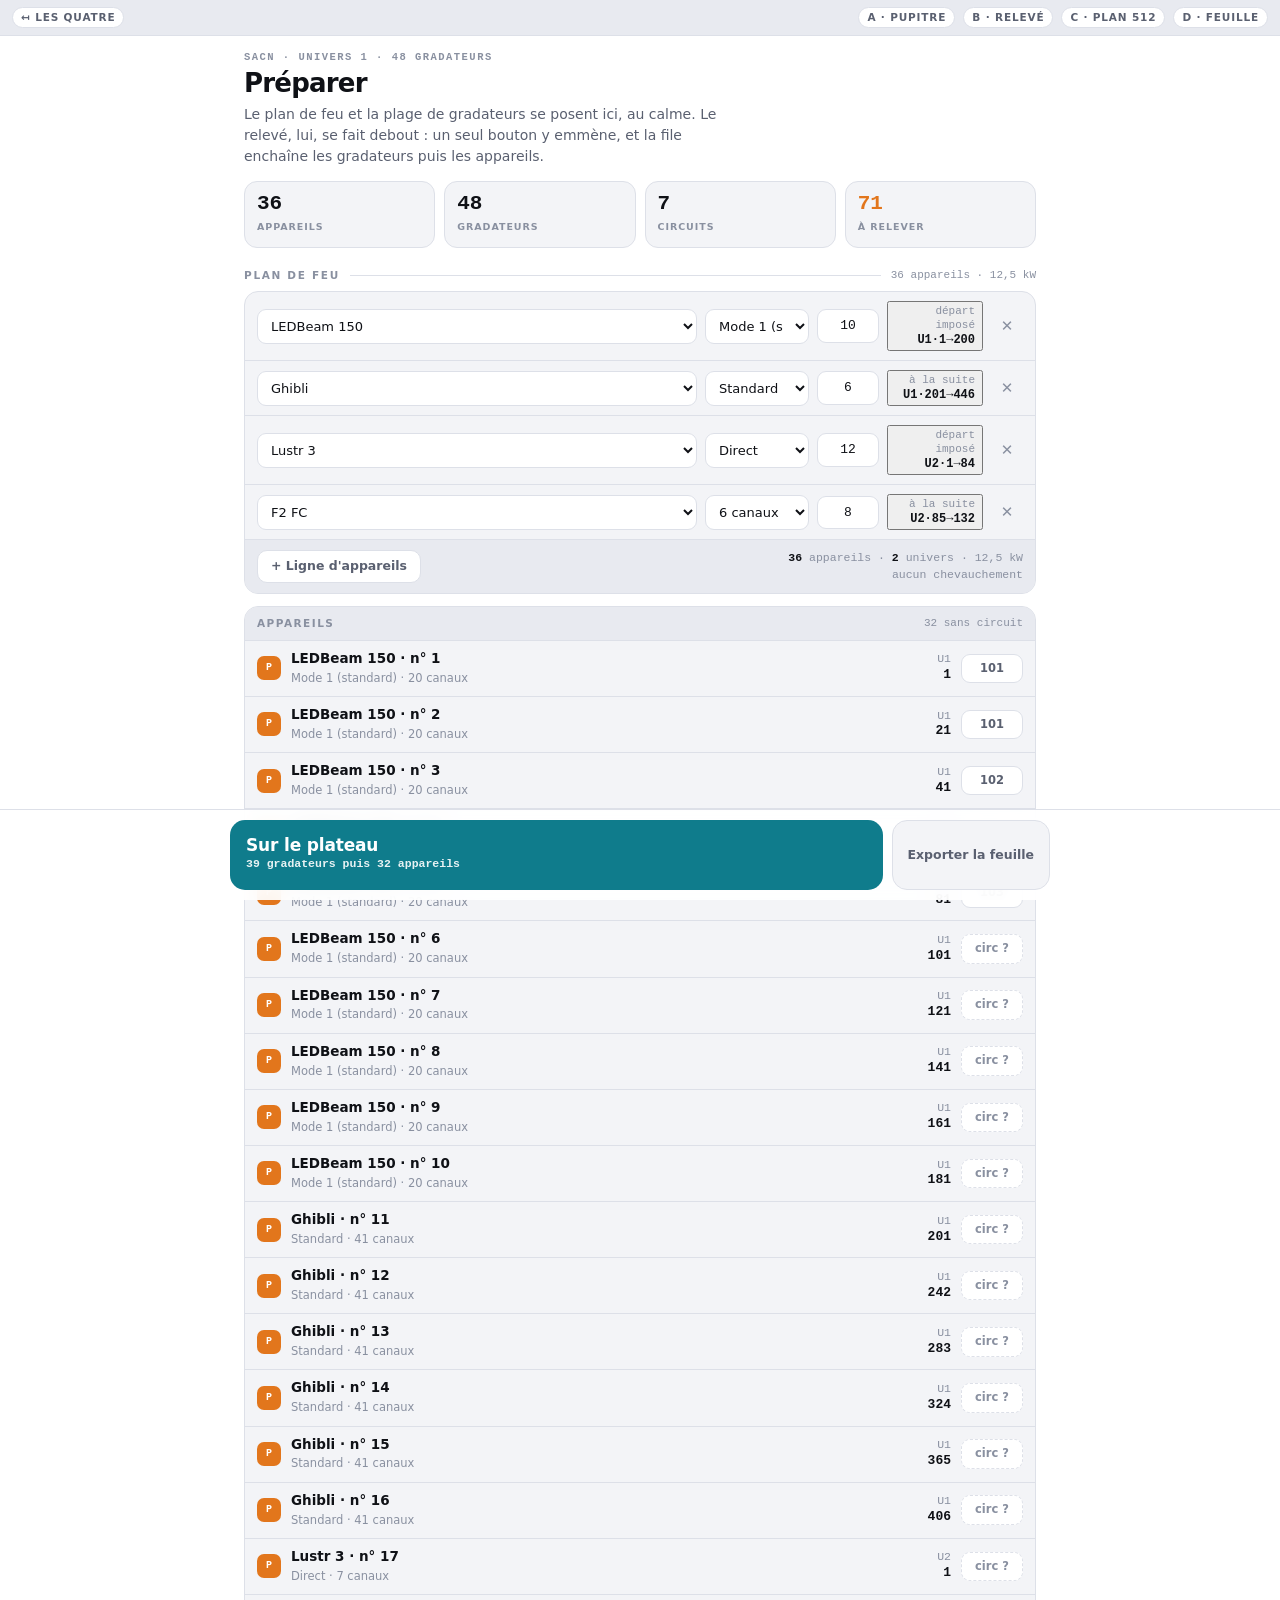
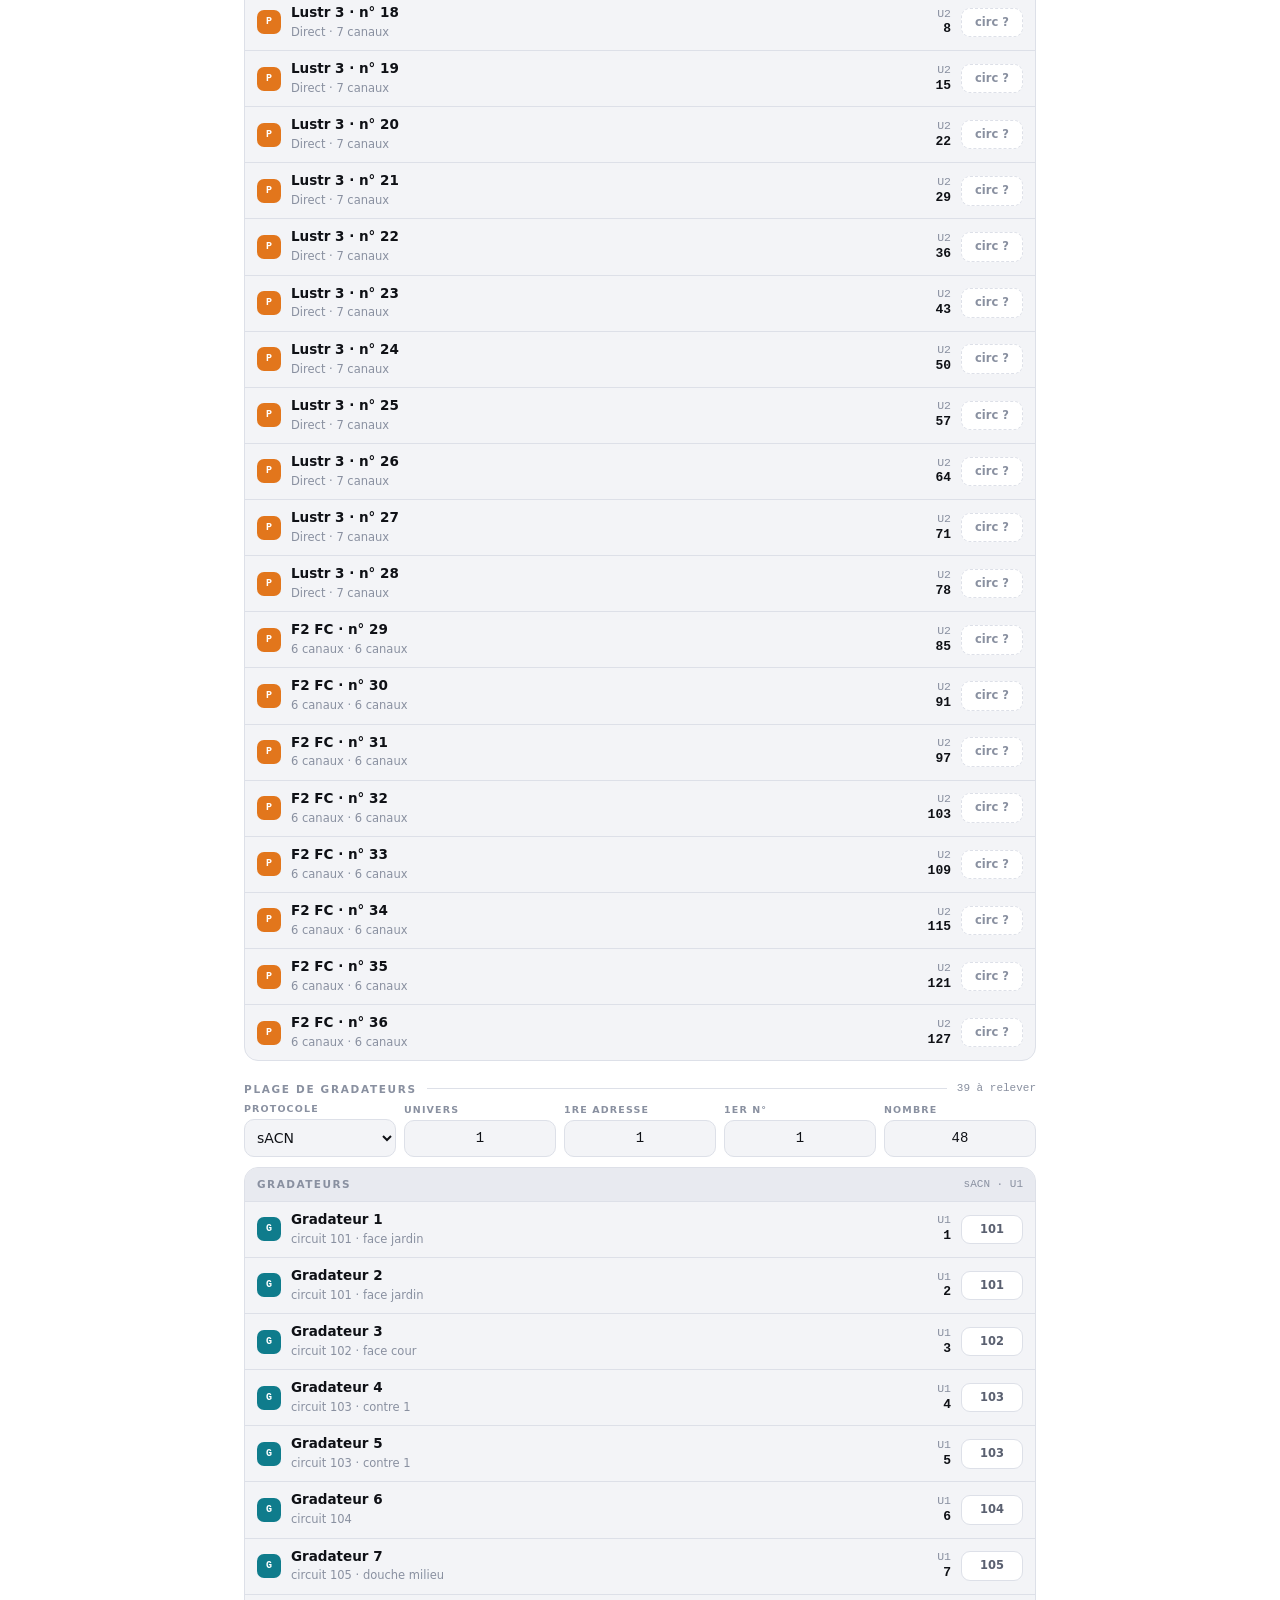
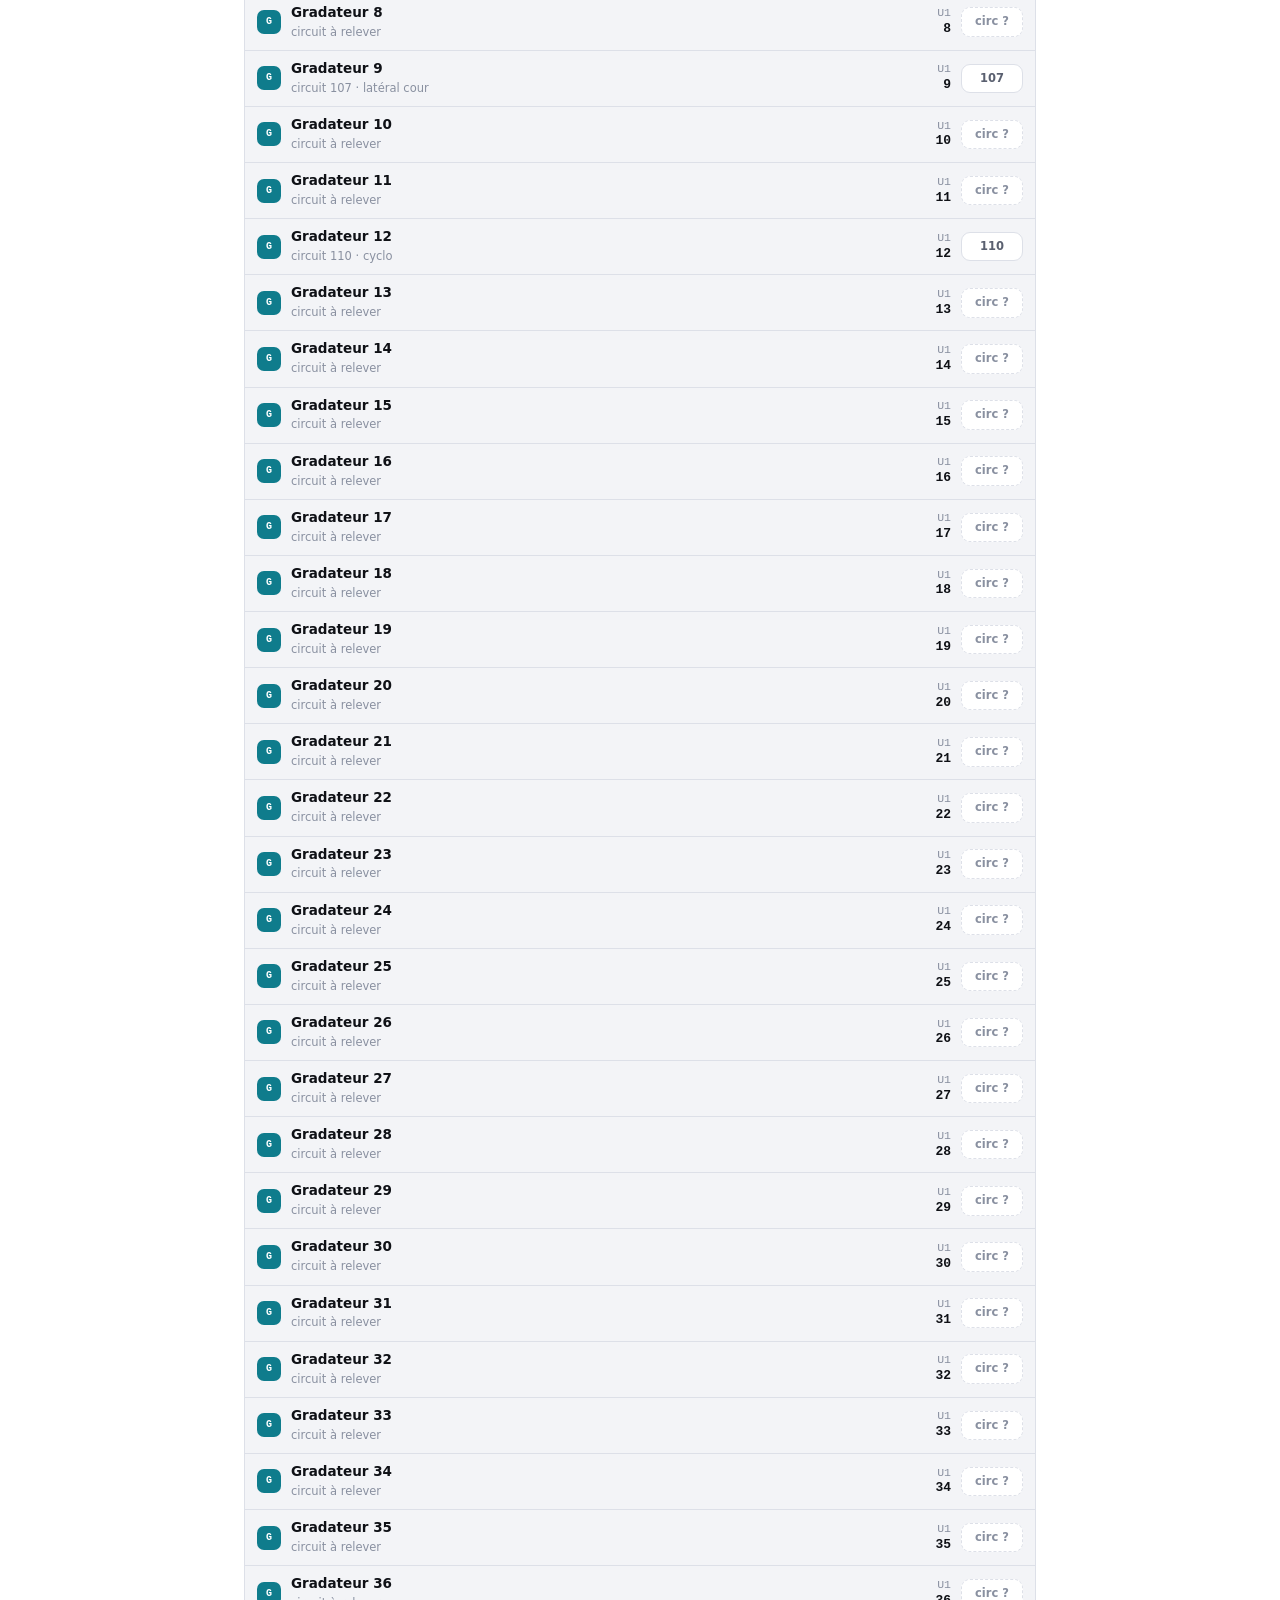
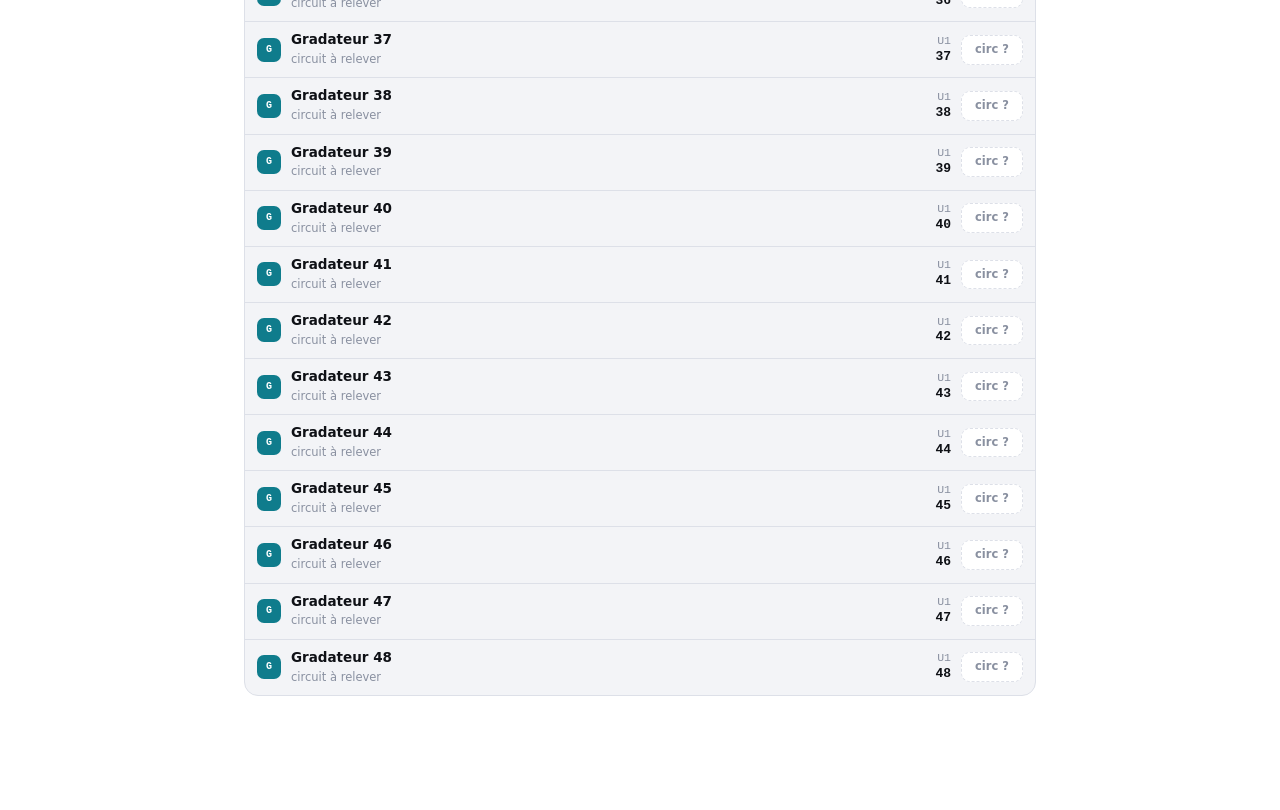
<file: canevas/f-deux-temps.html>
<!doctype html>
<html lang="fr">
<head>
<meta charset="utf-8">
<meta name="viewport" content="width=device-width, initial-scale=1, viewport-fit=cover">
<title>Canevas F — Deux temps</title>
<link rel="stylesheet" href="socle.css">
<link rel="stylesheet" href="mix.css">
<style>
/* ---------------------------------------------------------------------------
   Canevas F — « Deux temps »

   Assemblage : l'application ne se divise pas par objet mais par moment.
   Assis, au calme, on prépare — le tableau d'ajout de lignes et les deux
   listes, denses, à lire d'un coup. Debout, sur le plateau, on relève — le
   plein écran prend toute la place et enchaîne, sans coupure, les gradateurs
   puis les appareils : une seule file d'attente, une seule barre d'avancement.

   Thèse : ce n'est pas l'outil qui change, c'est la posture. D'où un seul
   bouton pour passer de l'un à l'autre, et le retour qui repose la liste là
   où on l'avait laissée, remplie.
--------------------------------------------------------------------------- */

.page{max-width:820px;margin:0 auto;padding:0 14px calc(104px + env(safe-area-inset-bottom,0px))}
.ent{margin:16px 0 14px}
.ent .kick{font:600 10.5px/1 var(--mono);letter-spacing:.14em;text-transform:uppercase;color:var(--ink3)}
.ent h1{font:800 26px/1.1 var(--disp);letter-spacing:-.03em;margin:7px 0 0}
.ent p{margin:6px 0 0;color:var(--ink2);font-size:14px;max-width:56ch}

.bilan{display:grid;grid-template-columns:repeat(4,1fr);gap:9px;margin-bottom:16px}
.bilan div{background:var(--sur);border:1.5px solid var(--line);border-radius:13px;padding:11px 12px}
.bilan b{display:block;font:600 21px/1 var(--mono);font-variant-numeric:tabular-nums}
.bilan span{font:600 9.5px/1.3 var(--body);letter-spacing:.1em;text-transform:uppercase;color:var(--ink3)}
.bilan div.reste b{color:var(--dmx)}
@media (max-width:560px){ .bilan{grid-template-columns:1fr 1fr} }

h2.sec{font:700 10.5px/1 var(--body);letter-spacing:.16em;text-transform:uppercase;color:var(--ink3);
       margin:22px 0 10px;display:flex;align-items:center;gap:10px}
h2.sec i{flex:1;height:1px;background:var(--line);font-style:normal}
h2.sec em{font:500 11px/1 var(--mono);font-style:normal;color:var(--ink3);text-transform:none;letter-spacing:0}

.plage{display:flex;gap:8px;flex-wrap:wrap;align-items:flex-end;margin-bottom:10px}
.plage .f{display:flex;flex-direction:column;gap:5px;min-width:92px;flex:1}
.plage label{font:700 9.5px/1 var(--body);letter-spacing:.12em;text-transform:uppercase;color:var(--ink3)}
.plage input,.plage select{background:var(--sur);border:1.5px solid var(--line);border-radius:10px;
     padding:9px 8px;outline:none;width:100%;font:500 14px/1.2 var(--mono);text-align:center}
.plage select{font-family:var(--body);text-align:left}

/* Le passage au plateau : un seul bouton, qui dit ce qui reste à faire. */
.bascule{position:fixed;left:0;right:0;bottom:0;z-index:30;
         padding:10px 14px calc(10px + env(safe-area-inset-bottom,0px));
         background:color-mix(in srgb,var(--bg) 92%,transparent);backdrop-filter:blur(10px);
         border-top:1.5px solid var(--line)}
.bascule .in{max-width:820px;margin:0 auto;display:flex;gap:9px;align-items:stretch}
.bascule .go{flex:1;border:0;border-radius:15px;padding:16px;background:var(--tel);color:#fff;
             font:800 17px/1.1 var(--disp);letter-spacing:-.01em;text-align:left}
.bascule .go b{display:block;font:600 11.5px/1.7 var(--mono);opacity:.9;letter-spacing:0}
.bascule .sec{border:1.5px solid var(--line);background:var(--sur);border-radius:15px;padding:0 15px;
              font:600 12.5px/1.3 var(--body);color:var(--ink2);min-width:92px}
</style>
</head>
<body>
<div class="page">
  <div class="ent">
    <div class="kick" id="kick"></div>
    <h1>Préparer</h1>
    <p>Le plan de feu et la plage de gradateurs se posent ici, au calme. Le relevé,
    lui, se fait debout : un seul bouton y emmène, et la file enchaîne les gradateurs
    puis les appareils.</p>
  </div>
  <div class="bilan" id="bilan"></div>
  <div id="corps"></div>
</div>
<div class="bascule"><div class="in" id="bascule"></div></div>

<script src="socle.js"></script>
<script src="mix.js"></script>
<script>
bandeau("f");

const E = etatDemo();
function maj(){ rendre(); }

function rendre(){
  const liste = adresser(E.lignes);
  const restes = gradasRestants(E) + appsRestants(E);
  $("#kick").textContent = `${E.reg.proto} · univers ${E.reg.u} · ${E.reg.nb} gradateurs`;
  $("#bilan").innerHTML = `
    <div><b>${liste.length}</b><span>appareils</span></div>
    <div><b>${E.reg.nb}</b><span>gradateurs</span></div>
    <div><b>${parCircuit(E).length}</b><span>circuits</span></div>
    <div class="${restes ? "reste" : ""}"><b>${restes}</b><span>à relever</span></div>`;

  const d = el("div");

  d.insertAdjacentHTML("beforeend", `<h2 class="sec">Plan de feu<i></i>
    <em>${liste.length} appareils · ${puissance(liste)}</em></h2>`);
  d.append(editeurLignes(E, maj));
  d.append(pile("Appareils", `${appsRestants(E)} sans circuit`, liste.map(x => {
    const c = circuitApp(E, x.n);
    return rangee({ badge:"P", appareil:true,
      titre:`${courtNom(x.app)} · n° ${x.n}`,
      sous:`${x.mode} · ${x.ch} canaux`,
      dmxHaut:`U${x.u}`, dmx:String(x.adr),
      action:c || "circ ?", actionEtat:c ? "" : "vide",
      onAction:() => plateau(itemsGradas(E).length + liste.findIndex(y => y.n === x.n)) });
  }), "Aucune ligne pour l'instant."));

  d.insertAdjacentHTML("beforeend", `<h2 class="sec">Plage de gradateurs<i></i>
    <em>${gradasRestants(E)} à relever</em></h2>`);
  const p = el("div", "plage");
  p.innerHTML = `<div class="f"><label>Protocole</label>
      <select id="p-proto"><option${E.reg.proto === "sACN" ? " selected" : ""}>sACN</option>
        <option${E.reg.proto === "Art-Net" ? " selected" : ""}>Art-Net</option></select></div>
    <div class="f"><label>Univers</label><input id="p-u" inputmode="numeric" value="${E.reg.u}"></div>
    <div class="f"><label>1re adresse</label><input id="p-a" inputmode="numeric" value="${E.reg.adr}"></div>
    <div class="f"><label>1er n°</label><input id="p-p" inputmode="numeric" value="${E.reg.premier}"></div>
    <div class="f"><label>Nombre</label><input id="p-n" inputmode="numeric" value="${E.reg.nb}"></div>`;
  const nb = (v, min, max, d0) => { const x = parseInt(String(v).replace(/\D/g, ""), 10);
    return isNaN(x) ? d0 : Math.max(min, Math.min(max, x)); };
  $("#p-proto", p).onchange = e => { E.reg.proto = e.target.value; maj(); };
  $("#p-u", p).onchange = e => { E.reg.u = nb(e.target.value, 1, 63999, 1); maj(); };
  $("#p-a", p).onchange = e => { E.reg.adr = nb(e.target.value, 1, 512, 1); maj(); };
  $("#p-p", p).onchange = e => { E.reg.premier = nb(e.target.value, 1, 9999, 1); maj(); };
  $("#p-n", p).onchange = e => { E.reg.nb = nb(e.target.value, 1, 512, 48); maj(); };
  d.append(p);

  d.append(pile("Gradateurs", `${E.reg.proto} · U${E.reg.u}`, listeGradas(E).map(n => {
    const a = adrGrada(n, E.reg), c = circuitGrada(E, n);
    return rangee({ badge:"G",
      titre:`Gradateur ${n}`,
      sous:c ? `circuit ${c}${gradaFiche(E, n).note ? " · " + gradaFiche(E, n).note : ""}` : "circuit à relever",
      dmxHaut:`U${a.u}`, dmx:String(a.canal),
      action:c || "circ ?", actionEtat:c ? "" : "vide",
      onAction:() => plateau(listeGradas(E).indexOf(n)) });
  })));

  $("#corps").replaceChildren(d);

  const go = el("button", "go");
  go.innerHTML = restes
    ? `Sur le plateau<b>${gradasRestants(E)} gradateurs puis ${appsRestants(E)} appareils</b>`
    : `Sur le plateau<b>tout est relevé — vérifier au besoin</b>`;
  go.onclick = () => plateau();
  const pdf = el("button", "sec", "Exporter la feuille");
  pdf.onclick = () => alert("Maquette : l'application ouvre ici la boîte d'impression d'Android.");
  $("#bascule").replaceChildren(go, pdf);
}

/* --------------------------- le temps du plateau ------------------------- */
/* Une seule file : les gradateurs, puis les appareils. Valider saute au
   prochain élément non relevé, quel que soit son genre — on ne revient à la
   liste qu'une fois debout devant elle. */
function plateau(depart){
  relever({
    titre:"Sur le plateau", question:"Que voit-on sur scène ?",
    couleur:"#3FC7DC", marque:"n° de circuit", depart,
    items:() => [...itemsGradas(E), ...itemsApps(E)],
    ajouter:{ texte:"+ un gradateur", faire:() => { E.reg.nb++; return E.reg.nb - 1; } },
    onChange:() => {}, onFin:() => { toutEteindre(E); maj(); }
  });
}

rendre();
if(location.hash === "#tel") plateau();
</script>
</body>
</html>
</file>
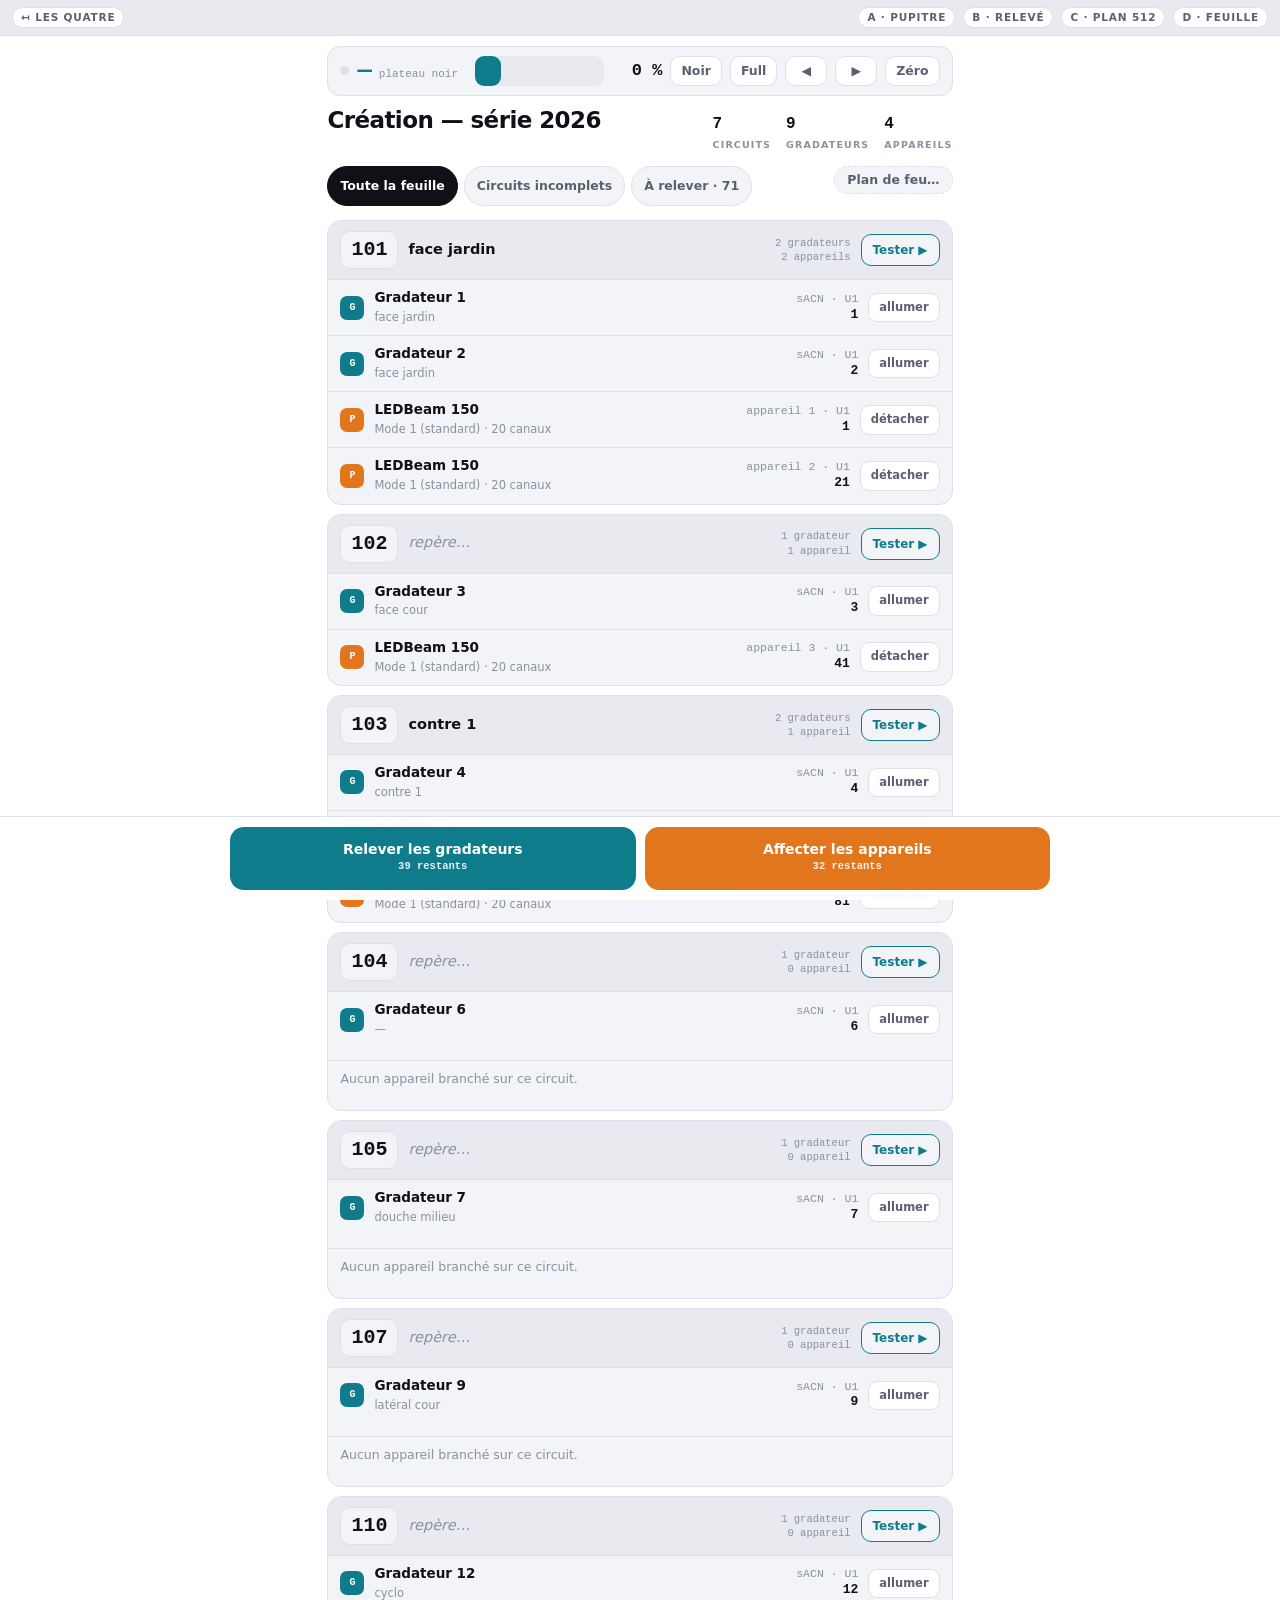
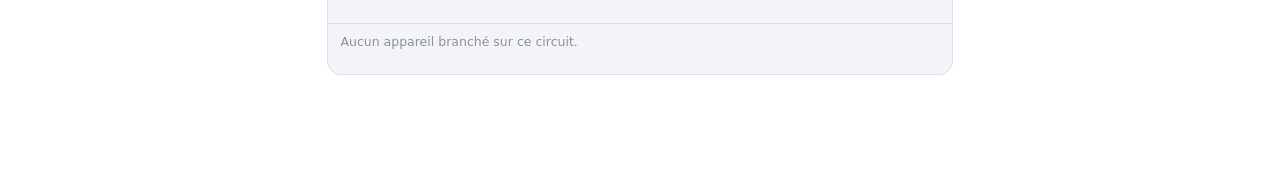
<file: canevas/g-circuits.html>
<!doctype html>
<html lang="fr">
<head>
<meta charset="utf-8">
<meta name="viewport" content="width=device-width, initial-scale=1, viewport-fit=cover">
<title>Canevas G — Circuits</title>
<link rel="stylesheet" href="socle.css">
<link rel="stylesheet" href="mix.css">
<style>
/* ---------------------------------------------------------------------------
   Canevas G — « Circuits »

   Assemblage : la liste n'est pas rangée par objet mais par circuit. Chaque
   circuit porte ses gradateurs et ses appareils dans la même rangée de liste,
   et se teste d'une touche. Le tableau d'ajout de lignes vit dans un volet —
   on l'ouvre pour poser le plan de feu, on le referme. Le relevé plein écran
   est le seul endroit où l'on écrit un numéro de circuit : il remplit la
   feuille en direct, et les cartes se forment derrière.

   Thèse : ce qu'on cherche sur un plateau, ce n'est ni un appareil ni un
   gradateur — c'est un circuit. Alors c'est lui qui organise l'écran.
--------------------------------------------------------------------------- */

.page{max-width:820px;margin:0 auto;padding:0 14px calc(96px + env(safe-area-inset-bottom,0px))}
.haut{position:sticky;top:0;z-index:20;background:var(--bg);margin:0 -14px;padding:10px 14px 4px}
.ent{display:flex;align-items:baseline;gap:12px;flex-wrap:wrap;margin:2px 0 11px}
.ent h1{font:800 23px/1.1 var(--disp);letter-spacing:-.025em;margin:0}
.ent .st{display:flex;gap:15px;margin-left:auto}
.ent .st div b{display:block;font:600 16px/1 var(--mono)}
.ent .st div span{font:600 9.5px/1 var(--body);letter-spacing:.12em;text-transform:uppercase;color:var(--ink3)}

.filtres{display:flex;gap:6px;flex-wrap:wrap;margin-bottom:10px}
.filtres button{border:1.5px solid var(--line);background:var(--sur);border-radius:99px;
                padding:7px 12px;font:600 12.5px/1 var(--body);color:var(--ink2)}
.filtres button[aria-pressed="true"]{background:var(--ink);border-color:var(--ink);color:var(--bg)}
.filtres .sp{flex:1}
.filtres button.volet{border-style:dashed}

/* --------------------------- la carte de circuit ------------------------- */
.cc{border:1.5px solid var(--line);border-radius:14px;margin-bottom:9px;overflow:hidden;
    background:var(--sur)}
.cc>.tete{display:grid;grid-template-columns:58px minmax(0,1fr) auto auto;gap:10px;align-items:center;
          padding:10px 12px;background:var(--sur2)}
.cc>.tete .no{font:600 20px/1 var(--mono);text-align:center;background:var(--sur);
              border:1.5px solid var(--line);border-radius:10px;padding:8px 0}
.cc.on>.tete .no{background:var(--tel);border-color:var(--tel);color:#fff}
.cc>.tete .rep{border:0;background:none;outline:none;font:600 14.5px/1.2 var(--body);width:100%;
               padding:4px 0;border-bottom:1px dashed transparent;min-width:0}
.cc>.tete .rep:focus{border-bottom-color:var(--ink3)}
.cc>.tete .rep::placeholder{color:var(--ink3);font-weight:500;font-style:italic}
.cc>.tete .cpt{font:500 10.5px/1.35 var(--mono);color:var(--ink3);text-align:right;white-space:nowrap}
.cc>.tete .test{border:1.5px solid var(--tel);background:var(--sur);color:var(--tel);border-radius:10px;
                padding:9px 11px;font:700 12px/1 var(--body);white-space:nowrap}
.cc.on>.tete .test{background:var(--tel);color:#fff}
.cc .manque{padding:9px 12px;border-top:1px solid var(--line);font-size:12.5px;color:var(--ink3)}

.volet{margin-bottom:12px}
.aide{font:500 12.5px/1.5 var(--body);color:var(--ink3);margin:0 2px 12px}

.bas{position:fixed;left:0;right:0;bottom:0;z-index:30;
     padding:10px 14px calc(10px + env(safe-area-inset-bottom,0px));
     background:color-mix(in srgb,var(--bg) 92%,transparent);backdrop-filter:blur(10px);
     border-top:1.5px solid var(--line)}
.bas .in{max-width:820px;margin:0 auto;display:flex;gap:9px}
.bas button{flex:1;border:0;border-radius:14px;padding:14px 12px;font:700 14px/1.2 var(--body);
            background:var(--tel);color:#fff}
.bas button.dmx{background:var(--dmx)}
.bas button b{display:block;font:600 10.5px/1.7 var(--mono);opacity:.9}
</style>
</head>
<body>
<div class="page">
  <div class="haut" id="haut"></div>
  <div id="corps"></div>
</div>
<div class="bas"><div class="in" id="bas"></div></div>

<script src="socle.js"></script>
<script src="mix.js"></script>
<script>
bandeau("g");

const E = etatDemo();
let filtre = "tout";      // tout | manque | vides
let volet = false;

function maj(){ rendre(); }

function rendre(){
  const h = el("div");
  h.append(barreTele(E, maj));
  const liste = adresser(E.lignes);
  const circuits = parCircuit(E);
  const ent = el("div", "ent");
  ent.innerHTML = `<h1>${esc(E.nom)}</h1>
    <div class="st">
      <div><b>${circuits.length}</b><span>circuits</span></div>
      <div><b>${E.reg.nb - gradasRestants(E)}</b><span>gradateurs</span></div>
      <div><b>${liste.length - appsRestants(E)}</b><span>appareils</span></div>
    </div>`;
  h.append(ent);

  const f = el("div", "filtres");
  [["tout", "Toute la feuille"], ["manque", "Circuits incomplets"],
   ["vides", `À relever · ${gradasRestants(E) + appsRestants(E)}`]].forEach(([k, t]) => {
    const b = el("button", null, t);
    b.setAttribute("aria-pressed", filtre === k);
    b.onclick = () => { filtre = k; rendre(); };
    f.append(b);
  });
  f.append(el("span", "sp"));
  const bv = el("button", "volet", volet ? "Fermer le plan de feu" : "Plan de feu…");
  bv.onclick = () => { volet = !volet; rendre(); };
  f.append(bv);
  h.append(f);
  $("#haut").replaceChildren(h);

  const d = el("div");
  if(volet){
    const v = el("div", "volet");
    v.append(editeurLignes(E, maj));
    d.append(v);
    d.append(el("p", "aide",
      "Le plan de feu ne demande aucun circuit : il pose les appareils et leurs adresses. " +
      "Les circuits se relèvent sur le plateau, et viennent se ranger dans les cartes ci-dessous."));
  }

  if(filtre === "vides"){
    d.append(pile("Gradateurs sans circuit", gradasRestants(E) + " sur " + E.reg.nb,
      listeGradas(E).filter(n => !circuitGrada(E, n)).map(n => {
        const a = adrGrada(n, E.reg);
        return rangee({ badge:"G", titre:`Gradateur ${n}`,
          sous:`${E.reg.proto} · à relever`, dmxHaut:`U${a.u}`, dmx:String(a.canal),
          action:"relever", actionEtat:"vide",
          onAction:() => releveGradas(listeGradas(E).indexOf(n)) });
      }), "Tous les gradateurs portent un circuit."));
    d.append(pile("Appareils sans circuit", appsRestants(E) + " sur " + liste.length,
      liste.filter(x => !circuitApp(E, x.n)).map(x =>
        rangee({ badge:"P", appareil:true, titre:`${courtNom(x.app)} · n° ${x.n}`,
          sous:`${x.mode} · ${x.ch} canaux`, dmxHaut:`U${x.u}`, dmx:String(x.adr),
          action:"affecter", actionEtat:"vide",
          onAction:() => releveApps(liste.findIndex(y => y.n === x.n)) })),
      "Tous les appareils sont affectés."));
  } else {
    const vus = circuits.filter(c => filtre === "manque" ? (!c.gradas.length || !c.apps.length) : true);
    if(!vus.length) d.append(el("p", "aide", "Aucun circuit dans ce filtre."));
    vus.forEach(c => d.append(carte(c)));
  }
  $("#corps").replaceChildren(d);

  const bg = el("button", null, `Relever les gradateurs<b>${gradasRestants(E)} restants</b>`);
  bg.onclick = () => releveGradas();
  const ba = el("button", "dmx", `Affecter les appareils<b>${appsRestants(E)} restants</b>`);
  ba.onclick = () => releveApps();
  $("#bas").replaceChildren(bg, ba);
}

/* Une carte par circuit : ses gradateurs, ses appareils, et de quoi l'allumer. */
function carte(c){
  const allume = c.gradas.some(n => (E.niv[n] || 0) > 0);
  const d = el("div", "cc" + (allume ? " on" : ""));
  const t = el("div", "tete");
  t.innerHTML = `<span class="no">${esc(c.circuit)}</span>
    <input class="rep" placeholder="repère…" value="${esc(E.reperes[c.circuit] || "")}"
           aria-label="Repère du circuit ${esc(c.circuit)}">
    <span class="cpt">${c.gradas.length} gradateur${c.gradas.length > 1 ? "s" : ""}<br>${
      c.apps.length} appareil${c.apps.length > 1 ? "s" : ""}</span>
    <button class="test">${allume ? "Éteindre" : "Tester ▶"}</button>`;
  t.querySelector(".rep").oninput = e => { E.reperes[c.circuit] = e.target.value; };
  t.querySelector(".test").onclick = () => {
    if(!c.gradas.length){ alert("Ce circuit n'a pas encore de gradateur : rien à allumer."); return; }
    if(allume){ c.gradas.forEach(n => E.niv[n] = 0); poserFlux(E); }
    else allumerSeuls(E, c.gradas);
    maj();
  };
  d.append(t);

  c.gradas.forEach(n => {
    const a = adrGrada(n, E.reg), lv = E.niv[n] || 0;
    d.append(rangee({ badge:"G", titre:`Gradateur ${n}`,
      sous:gradaFiche(E, n).note || "—", dmxHaut:`${E.reg.proto} · U${a.u}`, dmx:String(a.canal),
      action:lv > 0 ? lv + " %" : "allumer", actionEtat:lv > 0 ? "on" : "", allume:lv > 0,
      onAction:() => { if(lv > 0){ E.niv[n] = 0; poserFlux(E); } else allumerSeuls(E, [n]); maj(); } }));
  });
  c.apps.forEach(x => {
    d.append(rangee({ badge:"P", appareil:true, titre:courtNom(x.app),
      sous:`${x.mode} · ${x.ch} canaux`, dmxHaut:`appareil ${x.n} · U${x.u}`, dmx:String(x.adr),
      action:"détacher",
      onAction:() => { delete E.affect[x.n]; maj(); } }));
  });
  if(!c.gradas.length) d.append(el("p", "manque", "Aucun gradateur sur ce circuit : rien à tester."));
  if(!c.apps.length) d.append(el("p", "manque", "Aucun appareil branché sur ce circuit."));
  return d;
}

/* ------------------------------ les relevés ------------------------------ */
function releveGradas(depart){
  relever({
    titre:"Relevé des gradateurs", question:"Gradateur allumé — que voit-on sur scène ?",
    couleur:"#3FC7DC", marque:"n° de circuit", depart,
    items:() => itemsGradas(E),
    ajouter:{ texte:"+ un gradateur", faire:() => { E.reg.nb++; return E.reg.nb - 1; } },
    onChange:() => {}, onFin:() => { toutEteindre(E); maj(); }
  });
}
function releveApps(depart){
  relever({
    titre:"Affectation des appareils", question:"Sur quel circuit est branché cet appareil ?",
    couleur:"#FFA34D", marque:"n° de circuit", depart,
    items:() => itemsApps(E),
    onChange:() => {}, onFin:maj
  });
}

rendre();
if(location.hash === "#tel") releveGradas();
</script>
</body>
</html>
</file>
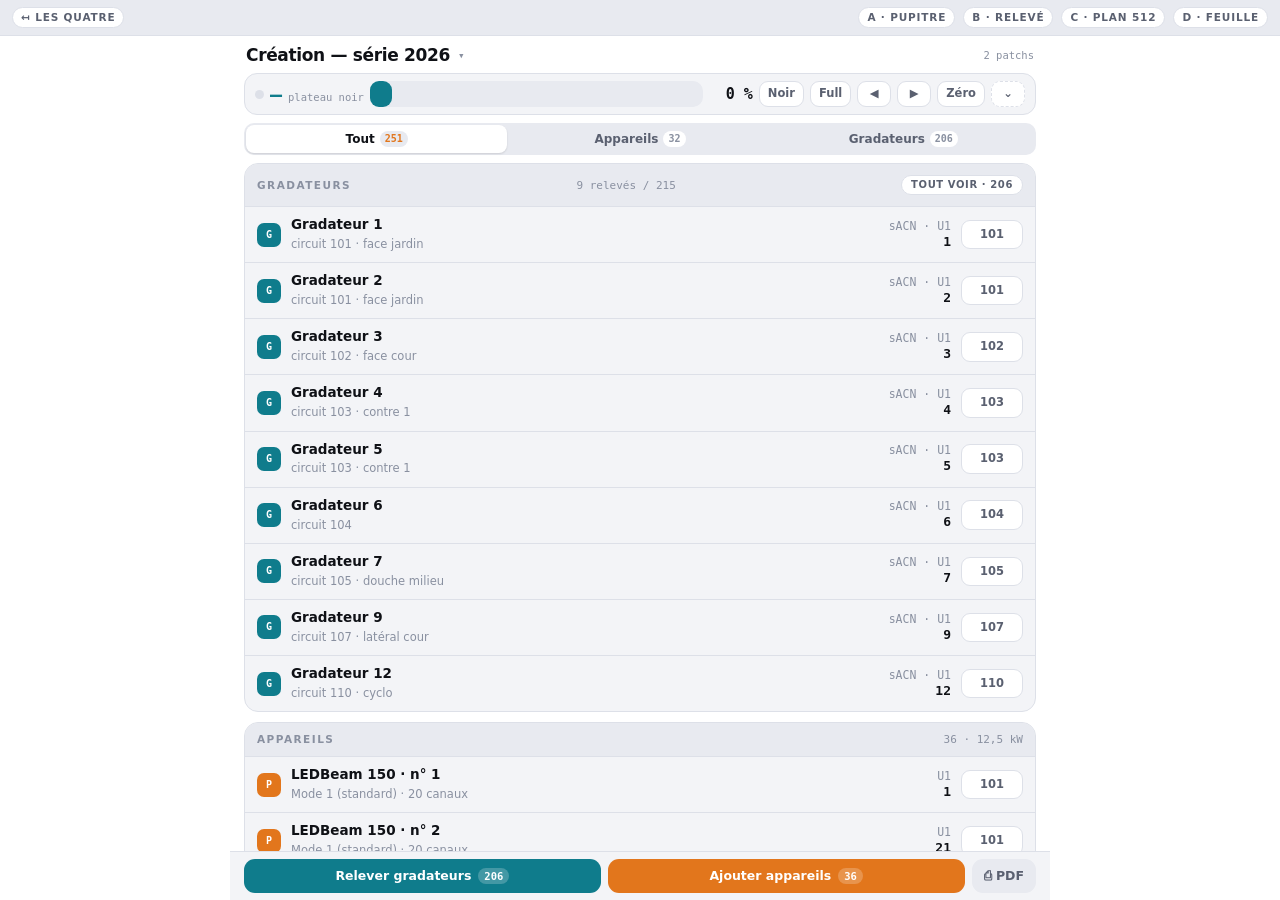
<file: canevas/h-onglets.html>
<!doctype html>
<html lang="fr">
<head>
<meta charset="utf-8">
<meta name="viewport" content="width=device-width, initial-scale=1, viewport-fit=cover">
<title>Canevas H — Onglets</title>
<link rel="stylesheet" href="socle.css">
<link rel="stylesheet" href="mix.css">
<style>
/* ---------------------------------------------------------------------------
   Canevas H — « Onglets »

   Assemblage demandé : une seule liste à trois onglets — tout, les appareils,
   les gradateurs — la mini-télécommande posée en haut, et deux boutons en bas
   qui ouvrent chacun un volet : relever les gradateurs, ajouter des appareils.

   Le volet est la différence avec les canevas précédents : il ne remplace pas
   la liste, il la recouvre à moitié. On voit donc la ligne se remplir pendant
   qu'on relève, et la liste se déplace toute seule sur l'élément en cours.
--------------------------------------------------------------------------- */

.app{display:flex;flex-direction:column;flex:1;min-height:0;max-width:820px;width:100%;margin:0 auto}

/* -------------------------------- en-tête -------------------------------- */
.haut{flex:none;padding:8px 14px 0}
/* Le nom du spectacle, et le menu des patchs derrière : chaque création a le
   sien, on en change comme on change de feuille. */
.titre{display:flex;align-items:center;gap:8px;width:100%;border:0;background:none;
       padding:2px 2px 8px;text-align:left;color:inherit}
.titre b{font:800 17px/1.15 var(--disp);letter-spacing:-.02em;overflow:hidden;
         text-overflow:ellipsis;white-space:nowrap}
.titre .ch{font:600 11px/1 var(--mono);color:var(--ink3)}
.titre .n{margin-left:auto;font:500 10.5px/1 var(--mono);color:var(--ink3);white-space:nowrap}
.tl .hl{border-color:var(--dmx)!important;color:var(--dmx)!important;
        font:600 11px/1 var(--mono)!important;white-space:nowrap}
.haut .tl{margin-bottom:8px}
/* Bandeau d'onglets sur une seule ligne : le compte passe en pastille plutôt
   qu'en seconde ligne, et le bandeau perd la moitié de sa hauteur. */
.ongl{display:flex;background:var(--sur2);border-radius:10px;padding:2px;gap:2px;margin-bottom:8px}
.ongl button{flex:1;border:0;background:none;border-radius:8px;padding:6px 4px;
             font:700 12px/1.2 var(--body);color:var(--ink2);
             display:flex;align-items:center;justify-content:center;gap:5px;min-width:0}
.ongl button[aria-pressed="true"]{background:var(--bg);color:var(--ink);box-shadow:0 1px 2px rgba(0,0,0,.12)}
.ongl button em{font-style:normal;font:600 10px/1 var(--mono);color:var(--ink3);
                background:var(--bg);border-radius:99px;padding:3px 5px}
.ongl button[aria-pressed="true"] em{background:var(--sur2);color:var(--dmx)}

/* --------------------------------- liste --------------------------------- */
.liste{flex:1;min-height:0;overflow-y:auto;padding:0 14px 14px;scroll-padding:80px}
.liste .pile{margin-bottom:10px}
/* `sec` ne sert plus que de modificateur sur les boutons secondaires : l'ancien
   en-tête de section qui portait ce nom mettait leurs libellés en capitales. */
.rg.pointe{outline:2px solid var(--tel);outline-offset:-2px;border-radius:10px;
           scroll-margin-top:6px}

/* ------------------------------ barre du bas ----------------------------- */
.bas{flex:none;display:flex;gap:7px;padding:7px 14px calc(7px + env(safe-area-inset-bottom,0px));
     border-top:1.5px solid var(--line);background:var(--sur)}
.bas button{flex:1;border:0;border-radius:11px;padding:9px 10px;font:700 12.5px/1.2 var(--body);
            background:var(--tel);color:#fff;display:flex;align-items:center;justify-content:center;
            gap:7px;min-width:0}
.bas button .et{overflow:hidden;text-overflow:ellipsis;white-space:nowrap}
.bas button.dmx{background:var(--dmx)}
.bas button span.cpt{font:600 10.5px/1 var(--mono);background:rgba(255,255,255,.22);
                     border-radius:99px;padding:3px 6px}
.bas button[aria-expanded="true"]{box-shadow:inset 0 0 0 2px rgba(255,255,255,.45)}
.bas button.pdf{flex:none;background:var(--sur2);color:var(--ink2);padding:9px 12px;gap:5px}

/* ------------------------------ impression ------------------------------- */
/* À l'écran la feuille d'impression n'existe pas ; à l'impression, elle est
   seule. Sur Android, le bouton ouvre la boîte d'impression du système, qui
   sait enregistrer en PDF. */
#impression{display:none}
@media print{
  .maq,.app,.fond,.volet{display:none!important}
  #impression{display:block;color:#000;background:#fff;font:11pt/1.4 var(--body)}
  @page{size:A4;margin:14mm}
  #impression h1{font:800 20pt/1.1 var(--disp);margin:0 0 2mm}
  #impression .meta{font:9pt/1.5 var(--mono);color:#444;margin-bottom:5mm}
  #impression h2{font:700 9pt/1 var(--body);letter-spacing:.12em;text-transform:uppercase;
                 color:#444;margin:7mm 0 2mm;border-bottom:.4mm solid #000;padding-bottom:1.5mm}
  #impression table{width:100%;border-collapse:collapse;font-size:9.5pt;
                    font-variant-numeric:tabular-nums}
  #impression th{text-align:left;font:700 7.5pt/1 var(--body);letter-spacing:.1em;
                 text-transform:uppercase;color:#444;padding:2mm 1.5mm;border-bottom:.3mm solid #999}
  #impression td{padding:1.6mm 1.5mm;border-bottom:.2mm solid #ddd}
  #impression td.num{font-family:var(--mono)}
  #impression tr{break-inside:avoid}
  #impression .pied{margin-top:6mm;font-size:8.5pt;color:#555}
}

/* -------------------------------- volets --------------------------------- */
/* Volet à mi-écran : la liste reste visible au-dessus et se met à jour pendant
   qu'on écrit dedans. Un appui sur le fond, ou la poignée, le referme. */
.fond{position:fixed;inset:0;z-index:40;background:rgba(8,9,12,.34);opacity:0;
      transition:opacity .16s}
.fond.on{opacity:1}
.volet{position:fixed;left:0;right:0;bottom:0;z-index:41;background:var(--sur);
       border-top:1.5px solid var(--line);border-radius:20px 20px 0 0;
       box-shadow:0 -14px 40px rgba(8,9,12,.22);
       max-height:min(64vh,560px);display:flex;flex-direction:column;
       transform:translateY(102%);transition:transform .2s ease-out}
.volet.on{transform:translateY(0)}
@media (prefers-reduced-motion:reduce){ .volet,.fond{transition:none} }
.volet .poignee{flex:none;padding:9px 14px 4px;display:flex;align-items:center;gap:10px}
.volet .poignee .barre{width:38px;height:4px;border-radius:99px;background:var(--line);margin:0 auto}
.volet .tete{flex:none;display:flex;align-items:baseline;gap:10px;padding:2px 14px 10px;
             border-bottom:1px solid var(--line)}
.volet .tete h2{font:800 17px/1.1 var(--disp);letter-spacing:-.02em;margin:0}
.volet .tete .cpt{margin-left:auto;font:500 11.5px/1 var(--mono);color:var(--ink3)}
.volet .tete .x{border:0;background:var(--sur2);border-radius:99px;width:30px;height:30px;
                color:var(--ink2);font-size:15px;line-height:1}
.volet .corps{flex:1;min-height:0;overflow-y:auto;padding:12px 14px
              calc(12px + env(safe-area-inset-bottom,0px))}

/* ---------------------- volet « relever les gradateurs » ----------------- */
.rel .ecr{display:grid;grid-template-columns:auto minmax(0,1fr);gap:4px 14px;align-items:center;
          background:var(--sur2);border-radius:14px;padding:12px 14px;margin-bottom:10px}
.rel .ecr .n{grid-row:1/3;font:600 44px/1 var(--mono);color:var(--tel);
             font-variant-numeric:tabular-nums;min-width:76px;text-align:center}
.rel .ecr .ad{font:500 11.5px/1.3 var(--mono);color:var(--ink3);align-self:end}
.rel .ecr input.cir{background:var(--bg);border:1.5px solid var(--line);border-radius:11px;
     padding:11px 12px;font:600 22px/1 var(--mono);outline:none;width:100%;align-self:start}
.rel .ecr input.cir:focus{border-color:var(--tel)}
.rel .note{width:100%;background:var(--bg);border:1.5px solid var(--line);border-radius:11px;
     padding:10px 12px;font:500 14px/1 var(--body);outline:none;margin-bottom:10px}
.rel .jauge{display:flex;align-items:center;gap:11px;margin-bottom:10px}
.rel .jauge input{-webkit-appearance:none;appearance:none;flex:1;height:34px;background:none;margin:0}
.rel .jauge input::-webkit-slider-runnable-track{height:34px;border-radius:11px;background:var(--sur2)}
.rel .jauge input::-webkit-slider-thumb{-webkit-appearance:none;width:30px;height:34px;border-radius:10px;
     background:var(--tel);border:0}
.rel .jauge input::-moz-range-track{height:34px;border-radius:11px;background:var(--sur2)}
.rel .jauge input::-moz-range-thumb{width:30px;height:34px;border-radius:10px;background:var(--tel);border:0}
.rel .jauge b{font:600 17px/1 var(--mono);min-width:54px;text-align:right;font-variant-numeric:tabular-nums}
.rel .gros{width:100%;border:0;border-radius:14px;padding:16px;font:700 16px/1 var(--body);
           background:var(--tel);color:#fff;margin-bottom:9px}
.rel .rang{display:grid;grid-template-columns:1fr 1fr 1fr;gap:8px;margin-bottom:9px}
.rel .rang.deux{grid-template-columns:1fr 1fr}
.rel .mini{border:1.5px solid var(--line);background:var(--bg);border-radius:12px;padding:12px 6px;
           font:600 12.5px/1 var(--body);color:var(--ink2)}
.rel .mini.on{background:var(--tel);border-color:var(--tel);color:#fff}
.rel .avanc{height:5px;border-radius:99px;background:var(--sur2);overflow:hidden;margin-bottom:10px}
.rel .avanc i{display:block;height:100%;background:var(--tel);transition:width .2s}

/* ------------------------ pavé numérique du relevé ----------------------- */
/* Appeler un gradateur par son numéro : avec deux cents gradateurs, on ne
   défile pas jusqu'au 147, on le tape. */
.rel .ecr .n{cursor:pointer;border-radius:11px}
.rel .ecr .n:hover{background:var(--bg)}
.rel .ecr .n small{display:block;font:600 9px/1.6 var(--body);letter-spacing:.1em;
                   text-transform:uppercase;color:var(--ink3)}
.pave .saisie{background:var(--sur2);border-radius:14px;padding:14px;margin-bottom:10px;
              font:600 40px/1 var(--mono);text-align:center;color:var(--tel);
              font-variant-numeric:tabular-nums}
.pave .saisie.vide{color:var(--ink3);font-size:20px}
.pave .touches{display:grid;grid-template-columns:repeat(3,1fr);gap:8px;margin-bottom:9px}
.pave .touches button{border:0;border-radius:13px;padding:15px 0;background:var(--sur2);
                      font:600 21px/1 var(--mono);color:var(--ink)}
.pave .touches button.acc{background:var(--tel);color:#fff}
.pave .touches button.sec{background:var(--bg);border:1.5px solid var(--line);
                          font:600 14px/1 var(--body);color:var(--ink2)}

/* ------------------------- volet « fiche » ------------------------------- */
.fic .f{display:flex;flex-direction:column;gap:6px;margin-bottom:11px}
.fic label{font:700 10px/1 var(--body);letter-spacing:.13em;text-transform:uppercase;color:var(--ink3)}
.fic input{background:var(--bg);border:1.5px solid var(--line);border-radius:12px;
           padding:12px 14px;font:600 20px/1 var(--mono);outline:none;width:100%}
.fic input.txt{font:500 15px/1.2 var(--body)}
.fic input:focus{border-color:var(--tel)}
.fic .info{display:flex;justify-content:space-between;gap:12px;padding:8px 0;
           border-bottom:1px solid var(--line);font-size:13px;color:var(--ink2)}
.fic .info b{font:500 13px/1 var(--mono);color:var(--ink)}
.fic .rang{display:grid;grid-template-columns:1fr 1fr;gap:8px;margin-top:12px}
.fic .act{border:0;border-radius:13px;padding:14px;font:700 14px/1 var(--body);
          background:var(--tel);color:#fff}
.fic .act.sec{background:var(--bg);border:1.5px solid var(--line);color:var(--ink2)}
.fic .act.sup{background:var(--bg);border:1.5px solid var(--ko);color:var(--ko)}

/* -------------------------- volet « les patchs » ------------------------- */
.pat .f{display:flex;flex-direction:column;gap:6px;margin-bottom:12px}
.pat label{font:700 10px/1 var(--body);letter-spacing:.13em;text-transform:uppercase;color:var(--ink3)}
.pat input{background:var(--bg);border:1.5px solid var(--line);border-radius:12px;
           padding:12px 14px;font:700 16px/1.2 var(--body);outline:none;width:100%}
.pat input:focus{border-color:var(--tel)}
.pat .plage{display:grid;grid-template-columns:1fr 1fr;gap:8px;margin-bottom:14px}
.pat .plage .f{margin:0}
.pat .plage input,.pat .plage select{padding:10px 11px;font:500 14px/1.2 var(--mono);
     text-align:center;background:var(--bg);border:1.5px solid var(--line);border-radius:11px;
     outline:none;width:100%}
.pat .plage select{font-family:var(--body);text-align:left}
.pat .liste2{display:flex;flex-direction:column;gap:7px;margin-bottom:12px}
.pat h4{font:700 10px/1 var(--body);letter-spacing:.14em;text-transform:uppercase;
        color:var(--ink3);margin:0 0 9px}
.pat .p{display:grid;grid-template-columns:minmax(0,1fr) auto auto;gap:9px;align-items:center;
        border:1.5px solid var(--line);border-radius:13px;padding:11px 12px;background:var(--bg)}
.pat .p.ici{border-color:var(--tel);background:color-mix(in srgb,var(--tel) 8%,transparent)}
.pat .p b{display:block;font:700 14.5px/1.2 var(--body);overflow:hidden;
          text-overflow:ellipsis;white-space:nowrap}
.pat .p span{font:500 11px/1.4 var(--mono);color:var(--ink3)}
.pat .p .ouv{border:1.5px solid var(--line);background:var(--sur);border-radius:9px;padding:8px 11px;
             font:600 11.5px/1 var(--body);color:var(--ink2);white-space:nowrap}
.pat .p.ici .ouv{border-color:var(--tel);color:var(--tel)}
.pat .p .sup{border:0;background:none;color:var(--ink3);font-size:15px;padding:4px 2px}
.pat .rang{display:grid;grid-template-columns:1fr 1fr;gap:8px}
.pat .act{border:0;border-radius:13px;padding:14px;font:700 13.5px/1 var(--body);
          background:var(--dmx);color:#fff}
.pat .act.sec{background:var(--bg);border:1.5px solid var(--line);color:var(--ink2)}

/* ------------------- volet « ajouter des appareils » --------------------- */
.add .pf{margin-bottom:10px}
.add .aide{font:500 12.5px/1.5 var(--body);color:var(--ink3);margin:0 2px 10px}
.add .fini{width:100%;border:0;border-radius:14px;padding:15px;font:700 15px/1 var(--body);
           background:var(--dmx);color:#fff}
</style>
</head>
<body>
<div class="app">
  <div class="haut" id="haut"></div>
  <div class="liste" id="liste"></div>
  <div class="bas" id="bas"></div>
</div>
<div id="impression"></div>

<script src="socle.js"></script>
<script src="mix.js"></script>
<script>
bandeau("h");

/* Un patch par spectacle : la liste vit ici, et E désigne celui qu'on tient.
   Dans l'application, ces patchs sont enregistrés sur le téléphone ; dans la
   maquette ils vivent le temps de la page. */
const PATCHS = [];
let iPatch = 0;
let E = null;

function nouveauPatch(nom, remplir){
  const p = remplir ? etatDemo() : {
    nom:"", lignes:[], grada:{}, affect:{}, reperes:{},
    reg:{ ...REGLAGES_DEFAUT }, niv:{}, sel:0
  };
  p.nom = nom;
  p.exclus = new Set();      // gradateurs retirés de la feuille, patch par patch
  PATCHS.push(p);
  return p;
}

/* ----------------------- enregistrement sur le téléphone ------------------ */
/* Les patchs survivent au rechargement : ils sont écrits dans le stockage
   local, qui appartient à l'appareil et ne sort jamais de lui. Tout passe par
   un try/catch — navigation privée, quota plein, stockage refusé : la maquette
   continue de tourner, simplement sans se souvenir. */
const CLE = "canevas-h.patchs.v1";
let minuterie = null;

function sauver(){
  clearTimeout(minuterie);
  minuterie = setTimeout(() => {
    try {
      localStorage.setItem(CLE, JSON.stringify({
        i:iPatch,
        /* Les niveaux ne s'enregistrent pas : on ne rallume pas un plateau au
           lancement, et l'émission est coupée quand l'écran se ferme. */
        p:PATCHS.map(p => ({ ...p, exclus:[...p.exclus], niv:{}, sel:0 }))
      }));
    } catch(e){ /* rien à faire : la session continue en mémoire */ }
  }, 300);
}

function relire(){
  try {
    const brut = localStorage.getItem(CLE);
    if(!brut) return false;
    const d = JSON.parse(brut);
    if(!d || !Array.isArray(d.p) || !d.p.length) return false;
    PATCHS.length = 0;
    d.p.forEach(p => {
      p.exclus = new Set(p.exclus || []);
      p.niv = {}; p.sel = 0;
      p.reg = { ...REGLAGES_DEFAUT, ...(p.reg || {}) };
      p.lignes = p.lignes || []; p.grada = p.grada || {};
      p.affect = p.affect || {}; p.reperes = p.reperes || {};
      PATCHS.push(p);
    });
    iPatch = Math.min(Math.max(0, d.i || 0), PATCHS.length - 1);
    E = PATCHS[iPatch];
    return true;
  } catch(e){ return false; }
}

function oublier(){
  try { localStorage.removeItem(CLE); } catch(e){ }
}

/* Deux spectacles pour la démonstration : une création en cours de relevé, et
   une reprise dans une autre salle. Ils ne sont posés qu'au premier lancement,
   avant que le téléphone n'ait quoi que ce soit à raconter. */
function jeuDeDemonstration(){
  PATCHS.length = 0;
  const a = nouveauPatch("Création — série 2026", true);
  a.reg.nb = 215;            // la taille d'une vraie salle : c'est ce qui fait la liste

  const b = nouveauPatch("Reprise — Théâtre de Cornouaille", false);
  b.reg = { ...REGLAGES_DEFAUT, u:3, nb:96 };
  b.lignes = [
    { id:"r1", app:"ETC Lustr 3", mode:"Direct", ch:7, nb:18, suite:false, u:3, adr:1 },
    { id:"r2", app:"Robe Spiider", mode:"Mode 2", ch:33, nb:4, suite:true, u:3, adr:1 }
  ];
  b.grada = { 1:{ circuit:"1", note:"face" }, 2:{ circuit:"1", note:"face" },
              3:{ circuit:"2", note:"contre" } };
  b.affect = { 1:"1", 2:"1" };
  iPatch = 0;
  E = PATCHS[0];
}

if(!relire()) jeuDeDemonstration();

let onglet = "tout";         // tout | app | grada
let ouvert = null;           // null | relever | ajouter | fiche
let cible = null;            // élément ouvert dans la fiche : { t:"g"|"a", n }
let pointe = null;           // gradateur en cours de relevé, repéré dans la liste
let repliee = false;         // télécommande réduite à une ligne
let masqueVides = true;      // n'afficher que les gradateurs qui portent un circuit
let pave = null;             // frappe du pavé numérique ; null = pavé fermé
let hlApp = null;            // appareil en highlight : { n, u, adr, fin, ch, nom }

/* Les gradateurs de la feuille : la plage, moins ceux qu'on a supprimés. */
const gradas = () => listeGradas(E).filter(n => !E.exclus.has(n));
const restantsG = () => gradas().filter(n => !circuitGrada(E, n)).length;
const relevesG = () => gradas().filter(n => circuitGrada(E, n)).length;
const restantsA = () => adresser(E.lignes).filter(x => !circuitApp(E, x.n)).length;

function maj(){ rendre(); }

/* Le flux simulé, gradateurs et highlight réunis : un appareil mis en
   évidence occupe ses canaux comme un gradateur occupe le sien. */
function poserTout(){
  poserFlux(E);
  if(hlApp){
    FLUX.univers = [...new Set([...FLUX.univers, hlApp.u])].sort((a, b) => a - b);
    FLUX.canaux += hlApp.ch;
    FLUX.actif = true;
  }
}

/* Mettre un appareil en évidence : c'est le geste des gradateurs, appliqué au
   patch — on touche la rangée, l'appareil s'allume à son adresse. */
function highlight(x){
  hlApp = (hlApp && hlApp.n === x.n) ? null
    : { n:x.n, u:x.u, adr:x.adr, fin:x.fin, ch:x.ch, nom:courtNom(x.app) };
  poserTout(); vibrer(12); maj();
}

/* La télécommande garde sa place en haut, mais se replie sur une ligne quand
   on travaille dans la liste — trois rangées de gagnées. */
function telecommande(){
  const b = barreTele(E, maj, {
    compact:true, reduit:repliee,
    onReduire:v => { repliee = v; rendre(); }
  });
  if(hlApp){
    /* L'appareil en évidence se range dans la même barre que le gradateur
       appelé : c'est le même plateau qui s'allume. */
    const c = el("button", "hl", `◉ ${hlApp.nom} · U${hlApp.u}·${hlApp.adr}`);
    c.setAttribute("aria-label", "Éteindre l'appareil en évidence");
    c.onclick = () => { hlApp = null; poserTout(); maj(); };
    b.querySelector(".led").classList.add("on");
    b.append(c);
  }
  return b;
}

/* --------------------------------- rendu --------------------------------- */
function rendre(){
  const liste = adresser(E.lignes);

  const h = el("div");
  const t = el("button", "titre");
  t.innerHTML = `<b>${esc(E.nom || "Sans titre")}</b><span class="ch">▾</span>
    <span class="n">${PATCHS.length} patch${PATCHS.length > 1 ? "s" : ""}</span>`;
  t.setAttribute("aria-label", "Changer de patch");
  t.onclick = () => ouvrir("patchs");
  h.append(t);
  h.append(telecommande());
  const o = el("div", "ongl");
  [["tout", "Tout", gradas().length + liste.length],
   ["app", "Appareils", restantsA()],
   ["grada", "Gradateurs", restantsG()]].forEach(([k, t, n]) => {
    const b = el("button", null, `${t}<em>${n}</em>`);
    b.setAttribute("aria-pressed", onglet === k);
    b.onclick = () => { onglet = k; rendre(); };
    o.append(b);
  });
  h.append(o);
  $("#haut").replaceChildren(h);

  const d = el("div");
  if(onglet === "tout" || onglet === "grada") d.append(pileGradas());
  if(onglet === "tout" || onglet === "app") d.append(pileApps(liste));
  $("#liste").replaceChildren(d);

  const bg = el("button", null,
    `<span class="et">Relever gradateurs</span><span class="cpt">${restantsG()}</span>`);
  bg.setAttribute("aria-expanded", ouvert === "relever");
  bg.onclick = () => ouvrir("relever");
  const ba = el("button", "dmx",
    `<span class="et">Ajouter appareils</span><span class="cpt">${liste.length}</span>`);
  ba.setAttribute("aria-expanded", ouvert === "ajouter");
  ba.onclick = () => ouvrir("ajouter");
  const bp = el("button", "pdf", "⎙ PDF");
  bp.setAttribute("aria-label", "Imprimer la feuille ou l'enregistrer en PDF");
  bp.onclick = imprimer;
  $("#bas").replaceChildren(bg, ba, bp);

  if(ouvert === "relever") majVoletRelever();
  if(ouvert === "ajouter") majVoletAjouter();
  if(ouvert === "fiche") majVoletFiche();
  if(ouvert === "patchs") majVoletPatchs();
  sauver();
}

/* Deux cents gradateurs dans une liste, personne ne les lit : on n'affiche
   que ceux qui portent un circuit. Les autres vivent dans le relevé, et le
   bouton de l'en-tête les rend visibles quand on veut vérifier. */
function pileGradas(){
  const tous = gradas();
  const vus = masqueVides ? tous.filter(n => circuitGrada(E, n)) : tous;
  const caches = tous.length - vus.length;

  const rangs = vus.map(n => {
    const a = adrGrada(n, E.reg), c = circuitGrada(E, n), lv = E.niv[n] || 0;
    const r = rangee({
      badge:"G",
      titre:`Gradateur ${n}`,
      sous:c ? `circuit ${c}${gradaFiche(E, n).note ? " · " + gradaFiche(E, n).note : ""}`
             : "circuit à relever",
      dmxHaut:`${E.reg.proto} · U${a.u}`, dmx:String(a.canal),
      action:lv > 0 ? lv + " %" : (c || "relever"),
      actionEtat:lv > 0 ? "on" : c ? "" : "vide",
      allume:lv > 0,
      /* La pastille édite, le corps de la rangée allume. */
      onAction:() => c ? ouvrir("fiche", { t:"g", n }) : ouvrir("relever", tous.indexOf(n)),
      onRangee:() => {
        if(lv > 0){ E.niv[n] = 0; poserFlux(E); } else allumerSeuls(E, [n]);
        maj();
      }
    });
    r.dataset.g = n;
    if(n === pointe) r.classList.add("pointe");
    return r;
  });

  const b = el("button", null, masqueVides ? `tout voir · ${caches}` : "masquer les vides");
  b.onclick = () => { masqueVides = !masqueVides; rendre(); };
  return pile("Gradateurs",
    `${relevesG()} relevés / ${tous.length}`, rangs,
    "Aucun gradateur relevé : ouvrir « Relever gradateurs ».", b);
}

function pileApps(liste){
  const rangs = liste.map(x => {
    const c = circuitApp(E, x.n);
    return rangee({
      badge:"P", appareil:true,
      titre:`${courtNom(x.app)} · n° ${x.n}`,
      sous:`${x.mode} · ${x.ch} canaux`,
      dmxHaut:`U${x.u}`, dmx:String(x.adr),
      action:c || "circ ?", actionEtat:c ? "" : "vide",
      allume:!!(hlApp && hlApp.n === x.n),
      /* Comme pour un gradateur : la pastille édite, le corps allume. */
      onAction:() => ouvrir("fiche", { t:"a", n:x.n }),
      onRangee:() => highlight(x)
    });
  });
  return pile("Appareils", `${liste.length} · ${puissance(liste)}`, rangs,
              "Aucune ligne : ouvrir « Ajouter appareils ».");
}

/* -------------------------------- volets --------------------------------- */
let fond = null, volet = null, indice = 0;

function ouvrir(quoi, arg){
  if(ouvert === quoi && arg == null){ fermer(); return; }
  fermer(true);
  ouvert = quoi;
  pave = null;
  if(quoi === "relever") indice = arg != null ? arg : (prochainVide() ?? 0);
  if(quoi === "fiche") cible = arg;
  fond = el("div", "fond");
  fond.onclick = () => fermer();
  const classe = { relever:"rel", ajouter:"add", fiche:"fic", patchs:"pat" }[quoi];
  volet = el("div", "volet " + classe);
  volet.setAttribute("role", "dialog");
  volet.innerHTML = `<div class="poignee"><span class="barre"></span></div>
    <div class="tete"><h2></h2><span class="cpt"></span>
      <button class="x" aria-label="Fermer">✕</button></div>
    <div class="corps"></div>`;
  volet.querySelector(".x").onclick = () => fermer();
  volet.querySelector(".poignee").onclick = () => fermer();
  document.body.append(fond, volet);
  requestAnimationFrame(() => { fond.classList.add("on"); volet.classList.add("on"); });
  /* Ouvrir le relevé, c'est déjà appeler le gradateur : il s'allume, la liste
     se déplace dessus et le volet s'ouvre sur lui. */
  if(quoi === "relever") allerA(indice);
  else rendre();
}

function fermer(sansRendu){
  if(!volet) return;
  const f = fond, v = volet;
  f.classList.remove("on"); v.classList.remove("on");
  setTimeout(() => { f.remove(); v.remove(); }, 200);
  fond = volet = null; ouvert = null; pointe = null; cible = null; pave = null;
  if(!sansRendu) rendre();
}

/* ---------------------- volet : relever les gradateurs ------------------- */
const prochainVide = (depuis = 0) => {
  const l = gradas();
  for(let k = depuis; k < l.length; k++) if(!circuitGrada(E, l[k])) return k;
  return null;
};

/* Amener la liste sur le gradateur appelé — le repère est posé avant le rendu,
   sans quoi la rangée se dessinerait sans lui. */
function defilerVers(n){
  /* En haut de la liste, pas au centre : le volet couvre la moitié basse. */
  defiler($(`.rg[data-g="${n}"]`), "start");
}

function allerA(k, niveau = 100){
  const l = gradas();
  if(k == null || k < 0 || k >= l.length) return;
  indice = k;
  pointe = l[k];
  allumerSeuls(E, [l[k]], niveau);
  rendre();
  defilerVers(pointe);
}

function majVoletRelever(){
  const l = gradas();
  const n = l[indice];
  const a = n ? adrGrada(n, E.reg) : null;
  const f = n ? gradaFiche(E, n) : { circuit:"", note:"" };
  const lv = n ? (E.niv[n] || 0) : 0;
  const faits = relevesG();

  volet.querySelector(".tete h2").textContent = "Relever les gradateurs";
  volet.querySelector(".tete .cpt").textContent = `${faits} / ${l.length} relevés`;
  const c = volet.querySelector(".corps");

  if(pave !== null){ c.replaceChildren(paveNumerique()); return; }

  const garde = document.activeElement && document.activeElement.classList.contains("cir");
  const pos = garde ? document.activeElement.selectionStart : null;

  const d = el("div");
  d.innerHTML = `<div class="avanc"><i style="width:${
      Math.round(faits / Math.max(1, l.length) * 100)}%"></i></div>
    <div class="ecr">
      <button class="n" aria-label="Appeler un gradateur par son numéro">${
        n || "—"}<small>changer</small></button>
      <span class="ad">${a ? `${esc(E.reg.proto)} · U${a.u} · canal ${a.canal}`
                           : "aucun gradateur"}</span>
      <input class="cir" inputmode="numeric" placeholder="n° de circuit"
             value="${esc(f.circuit)}" aria-label="Circuit du gradateur ${n || ""}">
    </div>
    <input class="note" placeholder="repère — face jardin, contre 2…" value="${esc(f.note)}"
           aria-label="Repère">
    <div class="jauge"><input type="range" min="0" max="100" value="${lv}" aria-label="Niveau"><b>${lv} %</b></div>`;

  /* Le grand numéro est un bouton : il ouvre le pavé pour sauter à un
     gradateur précis, ce qu'on ne fait pas en défilant sur deux cents. */
  d.querySelector(".ecr .n").onclick = () => { pave = ""; majVoletRelever(); };
  const cir = d.querySelector(".cir");
  cir.oninput = () => { f.circuit = cir.value; majListeSeule(); majCompteurs(); };
  cir.onkeydown = e => { if(e.key === "Enter") suivant(); };
  d.querySelector(".note").oninput = e => { f.note = e.target.value; majListeSeule(); };
  const j = d.querySelector(".jauge input");
  j.oninput = e => {
    if(!n) return;
    E.niv[n] = +e.target.value; poserFlux(E);
    d.querySelector(".jauge b").textContent = E.niv[n] + " %";
    majListeSeule(); majBarre();
  };

  const ok = el("button", "gros", "Noté — gradateur suivant ▶");
  ok.onclick = suivant;
  d.append(ok);

  const r1 = el("div", "rang");
  const prec = el("button", "mini", "◀ précédent");
  const saut = el("button", "mini", "Sauter");
  const noir = el("button", "mini" + (lv === 0 ? " on" : ""), "Noir");
  prec.onclick = () => allerA(indice - 1);
  saut.onclick = () => allerA(prochainVide(indice + 1) ?? Math.min(l.length - 1, indice + 1));
  noir.onclick = () => { if(n){ E.niv[n] = 0; poserFlux(E); rendre(); } };
  r1.append(prec, saut, noir);
  d.append(r1);

  const r2 = el("div", "rang");
  const plus = el("button", "mini", "+ un gradateur");
  const sup = el("button", "mini", "Supprimer");
  const fin = el("button", "mini", "Terminer");
  plus.onclick = () => { E.reg.nb++; allerA(gradas().length - 1); };
  sup.onclick = () => { if(n) supprimerGrada(n); };
  fin.onclick = () => { toutEteindre(E); fermer(); };
  r2.append(plus, sup, fin);
  d.append(r2);

  c.replaceChildren(d);
  if(garde){ cir.focus(); try { cir.setSelectionRange(pos, pos); } catch(e){} }
}

/* Pavé numérique : taper le numéro du gradateur à appeler. Un numéro au-delà
   de la plage l'allonge, un numéro supprimé le fait revenir. La touche C
   reprend le dernier chiffre seulement : sur un numéro à trois chiffres, une
   faute de frappe ne doit pas coûter toute la frappe. */
function paveNumerique(){
  const d = el("div", "pave");
  d.innerHTML = `<div class="saisie${pave ? "" : " vide"}">${
    pave || "n° de gradateur"}</div><div class="touches"></div>`;
  const t = d.querySelector(".touches");
  ["1", "2", "3", "4", "5", "6", "7", "8", "9", "C", "0", "✓"].forEach(x => {
    const b = el("button", x === "✓" ? "acc" : null, x);
    if(x === "C") b.setAttribute("aria-label", "Effacer le dernier chiffre");
    b.onclick = () => {
      if(x === "C"){ pave = pave.slice(0, -1); majVoletRelever(); return; }
      if(x === "✓"){ validerPave(); return; }
      if(pave.length < 4) pave += x;
      vibrer(8); majVoletRelever();
    };
    t.append(b);
  });
  const retour = el("button", "sec", "Retour");
  retour.style.gridColumn = "1 / -1";
  retour.onclick = () => { pave = null; majVoletRelever(); };
  t.append(retour);
  return d;
}

function validerPave(){
  const n = parseInt(pave, 10);
  pave = null;
  if(!n){ majVoletRelever(); return; }
  const vise = Math.max(E.reg.premier, n);
  if(vise > E.reg.premier + E.reg.nb - 1) E.reg.nb = vise - E.reg.premier + 1;
  E.exclus.delete(vise);
  allerA(gradas().indexOf(vise));
}

/* « Noté » avance, toujours : le prochain gradateur sans circuit devant, sinon
   celui d'après, sinon on repart du début sur ceux qu'on a sautés. Appeler le
   dernier gradateur au pavé mettait fin au relevé alors que rien n'était
   relevé ; le volet ne se referme plus que lorsqu'il ne reste plus rien. */
function suivant(){
  const l = gradas();
  const k = prochainVide(indice + 1);
  if(k != null){ allerA(k); return; }
  if(indice + 1 < l.length){ allerA(indice + 1); return; }
  const reprise = prochainVide(0);
  if(reprise != null && reprise !== indice){ allerA(reprise); return; }
  toutEteindre(E); fermer();
}

/* ---------------------------- volet : la fiche --------------------------- */
/* Changer un numéro de circuit, corriger un repère, ou retirer l'élément de
   la feuille — pour un gradateur comme pour un appareil. */
function majVoletFiche(){
  const c = volet.querySelector(".corps");
  const garde = document.activeElement && document.activeElement.classList.contains("cir");
  const pos = garde ? document.activeElement.selectionStart : null;
  const d = el("div");

  if(cible.t === "g"){
    const n = cible.n;
    const a = adrGrada(n, E.reg), f = gradaFiche(E, n), lv = E.niv[n] || 0;
    volet.querySelector(".tete h2").textContent = "Gradateur " + n;
    volet.querySelector(".tete .cpt").textContent = `${E.reg.proto} · U${a.u} · canal ${a.canal}`;
    d.innerHTML = `<div class="f"><label>Circuit</label>
        <input class="cir" inputmode="numeric" value="${esc(f.circuit)}" placeholder="—"
               aria-label="Circuit du gradateur ${n}"></div>
      <div class="f"><label>Repère</label>
        <input class="txt rep" value="${esc(f.note)}" placeholder="face jardin, contre 2…"
               aria-label="Repère du gradateur ${n}"></div>
      <div class="info"><span>Adresse DMX</span><b>U${a.u} · ${a.canal}</b></div>
      <div class="info"><span>Niveau</span><b>${lv} %</b></div>`;
    d.querySelector(".cir").oninput = e => {
      f.circuit = e.target.value; majListeSeule(); majCompteurs(); };
    d.querySelector(".rep").oninput = e => { f.note = e.target.value; majListeSeule(); };

    const r = el("div", "rang");
    const all = el("button", "act" + (lv > 0 ? "" : " sec"), lv > 0 ? "Éteindre" : "Allumer");
    const fin = el("button", "act sec", "Terminer");
    all.onclick = () => {
      if(lv > 0){ E.niv[n] = 0; poserFlux(E); } else allumerSeuls(E, [n]);
      rendre();
    };
    fin.onclick = () => fermer();
    r.append(all, fin);
    d.append(r);

    const sup = el("button", "act sup", "Supprimer ce gradateur");
    sup.style.marginTop = "8px";
    sup.style.width = "100%";
    sup.onclick = () => supprimerGrada(n);
    d.append(sup);
  } else {
    const x = adresser(E.lignes).find(y => y.n === cible.n);
    if(!x){ fermer(); return; }
    volet.querySelector(".tete h2").textContent = courtNom(x.app);
    volet.querySelector(".tete .cpt").textContent = `appareil ${x.n} · U${x.u} · ${x.adr}`;
    d.innerHTML = `<div class="f"><label>Circuit</label>
        <input class="cir" inputmode="numeric" value="${esc(circuitApp(E, x.n))}" placeholder="—"
               aria-label="Circuit de l'appareil ${x.n}"></div>
      <div class="info"><span>Mode</span><b>${esc(x.mode)} · ${x.ch} canaux</b></div>
      <div class="info"><span>Adresse</span><b>U${x.u} · ${x.adr} → ${x.fin}</b></div>`;
    d.querySelector(".cir").oninput = e => {
      E.affect[x.n] = e.target.value; majListeSeule(); majCompteurs(); };

    const enHl = !!(hlApp && hlApp.n === x.n);
    const r = el("div", "rang");
    const all = el("button", "act" + (enHl ? "" : " sec"), enHl ? "Éteindre" : "Mettre en évidence");
    const fin = el("button", "act sec", "Terminer");
    all.onclick = () => highlight(x);
    fin.onclick = () => fermer();
    r.append(all, fin);
    d.append(r);

    const sup = el("button", "act sup", "Supprimer cet appareil");
    sup.style.marginTop = "8px";
    sup.style.width = "100%";
    sup.onclick = () => supprimerAppareil(x);
    d.append(sup);
    d.append(el("p", "aide",
      "Retirer un appareil enlève un exemplaire à sa ligne : les appareils suivants " +
      "remontent d'un cran dans l'adressage."));
  }

  c.replaceChildren(d);
  if(garde){ const i = d.querySelector(".cir");
    i.focus(); try { i.setSelectionRange(pos, pos); } catch(e){} }
}

function supprimerGrada(n){
  E.exclus.add(n);
  delete E.grada[n];
  delete E.niv[n];
  if(E.sel === n) E.sel = 0;
  poserFlux(E);
  /* Le relevé continue là où il en était, sur le gradateur suivant. */
  if(ouvert === "relever"){
    indice = Math.min(indice, gradas().length - 1);
    rendre();
    if(gradas()[indice]) allerA(indice);
  } else fermer();
}

function supprimerAppareil(x){
  if(hlApp && hlApp.n === x.n){ hlApp = null; poserTout(); }
  const l = E.lignes.find(y => y.id === x.ligne);
  if(l){
    l.nb = Math.max(0, l.nb - 1);
    if(!l.nb) E.lignes = E.lignes.filter(y => y.id !== l.id);
  }
  /* Les circuits sont attachés au rang de l'appareil : ce qui suit remonte. */
  const suite = {};
  Object.keys(E.affect).forEach(k => {
    const i = +k;
    if(i < x.n) suite[i] = E.affect[k];
    else if(i > x.n) suite[i - 1] = E.affect[k];
  });
  E.affect = suite;
  fermer();
}

/* --------------------------- volet : les patchs -------------------------- */
/* Chaque spectacle a son patch : on en ouvre un, on en crée un, on duplique
   celui de la reprise. Changer de patch éteint le plateau — on ne laisse pas
   une lampe allumée d'un spectacle à l'autre. */
function majVoletPatchs(){
  volet.querySelector(".tete h2").textContent = "Patchs";
  volet.querySelector(".tete .cpt").textContent =
    `${PATCHS.length} spectacle${PATCHS.length > 1 ? "s" : ""}`;
  const c = volet.querySelector(".corps");
  const garde = document.activeElement && document.activeElement.classList.contains("nom");
  const pos = garde ? document.activeElement.selectionStart : null;

  const d = el("div");
  const f = el("div", "f");
  f.innerHTML = `<label>Nom du patch en cours</label>
    <input class="nom" value="${esc(E.nom)}" placeholder="Création, série 2026…"
           aria-label="Nom du patch en cours">`;
  f.querySelector("input").oninput = e => {
    E.nom = e.target.value;
    const t = $(".titre b");
    if(t) t.textContent = E.nom || "Sans titre";
    const p = volet.querySelector(".p.ici b");
    if(p) p.textContent = E.nom || "Sans titre";
    sauver();
  };
  d.append(f);

  /* Les réglages du flux appartiennent au patch : une reprise dans une autre
     salle, c'est un autre univers et un autre nombre de gradateurs. */
  const pl = el("div", "plage");
  pl.innerHTML = `<div class="f"><label>Protocole</label>
      <select class="p-proto"><option${E.reg.proto === "sACN" ? " selected" : ""}>sACN</option>
        <option${E.reg.proto === "Art-Net" ? " selected" : ""}>Art-Net</option></select></div>
    <div class="f"><label>Univers</label>
      <input class="p-u" inputmode="numeric" value="${E.reg.u}" aria-label="Univers de départ"></div>
    <div class="f"><label>1re adresse</label>
      <input class="p-a" inputmode="numeric" value="${E.reg.adr}" aria-label="Adresse du premier gradateur"></div>
    <div class="f"><label>Nb de gradateurs</label>
      <input class="p-n" inputmode="numeric" value="${E.reg.nb}" aria-label="Nombre de gradateurs"></div>`;
  const nbre = (v, min, max, d0) => { const x = parseInt(String(v).replace(/\D/g, ""), 10);
    return isNaN(x) ? d0 : Math.max(min, Math.min(max, x)); };
  pl.querySelector(".p-proto").onchange = e => { E.reg.proto = e.target.value; poserTout(); rendre(); };
  pl.querySelector(".p-u").onchange = e => { E.reg.u = nbre(e.target.value, 1, 63999, 1); rendre(); };
  pl.querySelector(".p-a").onchange = e => { E.reg.adr = nbre(e.target.value, 1, 512, 1); rendre(); };
  pl.querySelector(".p-n").onchange = e => { E.reg.nb = nbre(e.target.value, 1, 999, 48); rendre(); };
  d.append(pl);
  d.insertAdjacentHTML("beforeend", `<h4>Les patchs</h4>`);

  const z = el("div", "liste2");
  PATCHS.forEach((p, i) => {
    const liste = adresser(p.lignes);
    const relev = listeGradas(p).filter(n => !p.exclus.has(n) && circuitGrada(p, n)).length;
    const r = el("div", "p" + (i === iPatch ? " ici" : ""));
    r.innerHTML = `<span><b>${esc(p.nom || "Sans titre")}</b>
        <span>${liste.length} appareils · ${relev} circuits relevés · ${p.reg.nb} gradateurs</span></span>`;
    const ouv = el("button", "ouv", i === iPatch ? "en cours" : "ouvrir");
    ouv.onclick = () => { if(i !== iPatch) charger(i); };
    const sup = el("button", "sup", "✕");
    sup.setAttribute("aria-label", "Supprimer le patch " + (p.nom || "sans titre"));
    sup.onclick = () => supprimerPatch(i);
    r.append(ouv, sup);
    z.append(r);
  });
  d.append(z);

  const rang = el("div", "rang");
  const neuf = el("button", "act", "+ Nouveau patch");
  const dupl = el("button", "act sec", "Dupliquer celui-ci");
  neuf.onclick = () => {
    nouveauPatch("Nouveau patch " + (PATCHS.length + 1), false);
    charger(PATCHS.length - 1);
  };
  dupl.onclick = () => {
    const copie = JSON.parse(JSON.stringify({ ...E, exclus:[...E.exclus] }));
    copie.exclus = new Set(copie.exclus);
    copie.nom = (E.nom || "Sans titre") + " (copie)";
    copie.niv = {}; copie.sel = 0;
    PATCHS.push(copie);
    charger(PATCHS.length - 1);
  };
  rang.append(neuf, dupl);
  d.append(rang);
  d.append(el("p", "aide",
    "Les patchs sont enregistrés sur cet appareil et survivent au rechargement : " +
    "ils n'en sortent jamais. L'export PDF porte le nom du patch ouvert."));
  const raz = el("button", "act sec");
  raz.style.width = "100%";
  raz.textContent = "Repartir de la démonstration";
  raz.onclick = () => {
    if(!confirm("Effacer les patchs enregistrés et revenir aux deux spectacles de démonstration ?")) return;
    oublier();
    jeuDeDemonstration();
    hlApp = null; FLUX.arret();
    fermer();
  };
  d.append(raz);

  c.replaceChildren(d);
  if(garde){ const i = d.querySelector(".nom");
    i.focus(); try { i.setSelectionRange(pos, pos); } catch(e){} }
}

function charger(i){
  toutEteindre(E);
  hlApp = null;
  iPatch = i;
  E = PATCHS[i];
  onglet = "tout"; masqueVides = true;
  FLUX.arret();
  fermer();
}

function supprimerPatch(i){
  if(PATCHS.length === 1){
    alert("C'est le dernier patch : en créer un autre avant de supprimer celui-ci.");
    return;
  }
  PATCHS.splice(i, 1);
  if(i === iPatch) charger(0);
  else { if(i < iPatch) iPatch--; rendre(); }
}

/* ---------------------- volet : ajouter des appareils -------------------- */
function majVoletAjouter(){
  const liste = adresser(E.lignes);
  volet.querySelector(".tete h2").textContent = "Ajouter des appareils";
  volet.querySelector(".tete .cpt").textContent = `${liste.length} appareils`;
  const c = volet.querySelector(".corps");
  const d = el("div");
  d.append(editeurLignes(E, maj));
  d.append(el("p", "aide",
    "Une ligne par type d'appareil : les adresses s'enchaînent toutes seules, " +
    "et l'étendue se bascule d'un appui — « à la suite » ou départ imposé."));
  const fin = el("button", "fini", "Terminer");
  fin.onclick = () => fermer();
  d.append(fin);
  c.replaceChildren(d);
}

/* ------------------------------ impression ------------------------------- */
/* Une feuille par circuit, plus les deux tableaux. Dans l'application, ce
   bouton ouvre la boîte d'impression d'Android, qui sait enregistrer en PDF. */
function imprimer(){
  construireFeuille();
  setTimeout(() => window.print(), 30);
}

function construireFeuille(){
  const liste = adresser(E.lignes);
  const releves = gradas().filter(n => circuitGrada(E, n));
  /* Les gradateurs supprimés ne comptent plus dans les circuits, et un circuit
     qui n'a plus rien disparaît de la feuille. */
  const circuits = parCircuit(E)
    .map(c => ({ ...c, gradas:c.gradas.filter(n => !E.exclus.has(n)) }))
    .filter(c => c.gradas.length || c.apps.length);
  const date = new Date().toLocaleDateString("fr-FR",
    { day:"2-digit", month:"long", year:"numeric" });

  const tGradas = releves.map(n => {
    const a = adrGrada(n, E.reg), f = gradaFiche(E, n);
    return `<tr><td class="num">${n}</td><td class="num">U${a.u}</td>
      <td class="num">${a.canal}</td><td class="num">${esc(f.circuit)}</td>
      <td>${esc(f.note || "")}</td></tr>`;
  }).join("");

  const tCircuits = circuits.map(c => `<tr>
      <td class="num">${esc(c.circuit)}</td>
      <td>${esc(E.reperes[c.circuit] || "")}</td>
      <td class="num">${c.gradas.join(", ") || "—"}</td>
      <td>${c.apps.map(x => esc(courtNom(x.app)) + " (U" + x.u + "·" + x.adr + ")").join(", ") || "—"}</td>
    </tr>`).join("");

  const tApps = liste.map(x => `<tr>
      <td class="num">${x.n}</td><td>${esc(courtNom(x.app))}</td><td>${esc(x.mode)}</td>
      <td class="num">${x.ch}</td><td class="num">U${x.u}</td>
      <td class="num">${x.adr} → ${x.fin}</td>
      <td class="num">${esc(circuitApp(E, x.n) || "—")}</td></tr>`).join("");

  $("#impression").innerHTML = `
    <h1>${esc(E.nom)}</h1>
    <div class="meta">${date} · ${esc(E.reg.proto)} · univers ${E.reg.u} ·
      ${releves.length} gradateurs relevés sur ${gradas().length} ·
      ${liste.length} appareils · ${puissance(liste)}</div>

    <h2>Gradateurs relevés</h2>
    <table><thead><tr><th>Gradateur</th><th>Univers</th><th>Canal</th><th>Circuit</th>
      <th>Repère</th></tr></thead><tbody>${tGradas ||
      `<tr><td colspan="5">Aucun gradateur relevé.</td></tr>`}</tbody></table>

    <h2>Par circuit</h2>
    <table><thead><tr><th>Circuit</th><th>Repère</th><th>Gradateurs</th>
      <th>Appareils</th></tr></thead><tbody>${tCircuits ||
      `<tr><td colspan="4">Aucun circuit.</td></tr>`}</tbody></table>

    <h2>Appareils</h2>
    <table><thead><tr><th>N°</th><th>Appareil</th><th>Mode</th><th>Canaux</th><th>Univers</th>
      <th>Adresse</th><th>Circuit</th></tr></thead><tbody>${tApps ||
      `<tr><td colspan="7">Aucun appareil.</td></tr>`}</tbody></table>

    <p class="pied">${gradas().length - releves.length} gradateurs sans circuit ne figurent pas
    dans le premier tableau. Maquette : les valeurs viennent d'un jeu de démonstration.</p>`;
}

/* ------------------------- rafraîchissements ciblés ---------------------- */
/* On ne reconstruit jamais le volet pendant la frappe : seules la liste et la
   barre du haut se remettent à jour derrière. */
function majListeSeule(){
  const liste = adresser(E.lignes);
  const d = el("div");
  if(onglet === "tout" || onglet === "grada") d.append(pileGradas());
  if(onglet === "tout" || onglet === "app") d.append(pileApps(liste));
  $("#liste").replaceChildren(d);
  sauver();
}
function majBarre(){
  const o = $("#haut .ongl");
  const h = el("div");
  h.append(telecommande());
  if(o) h.append(o);
  $("#haut").replaceChildren(h);
}
function majCompteurs(){
  const b = $("#bas button");
  if(b) b.innerHTML =
    `<span class="et">Relever gradateurs</span><span class="cpt">${restantsG()}</span>`;
  const i = $("#haut .ongl button:last-child em");
  if(i) i.textContent = restantsG();
  if(volet && ouvert === "relever"){
    const l = gradas(), faits = relevesG();
    volet.querySelector(".tete .cpt").textContent = `${faits} / ${l.length} relevés`;
    const a = volet.querySelector(".avanc i");
    if(a) a.style.width = Math.round(faits / Math.max(1, l.length) * 100) + "%";
  }
}

/* Ancres de revue : #tel ouvre le relevé, #patchs le menu des patchs, #plie
   montre la télécommande repliée, #pdf prépare la feuille. */
if(location.hash.includes("plie")) repliee = true;
rendre();
if(location.hash.includes("tel")) ouvrir("relever");
if(location.hash.includes("patchs")) ouvrir("patchs");
/* #pdf prépare la feuille sans lancer l'impression : de quoi la relire. */
if(location.hash.includes("pdf")) construireFeuille();
</script>
</body>
</html>
</file>
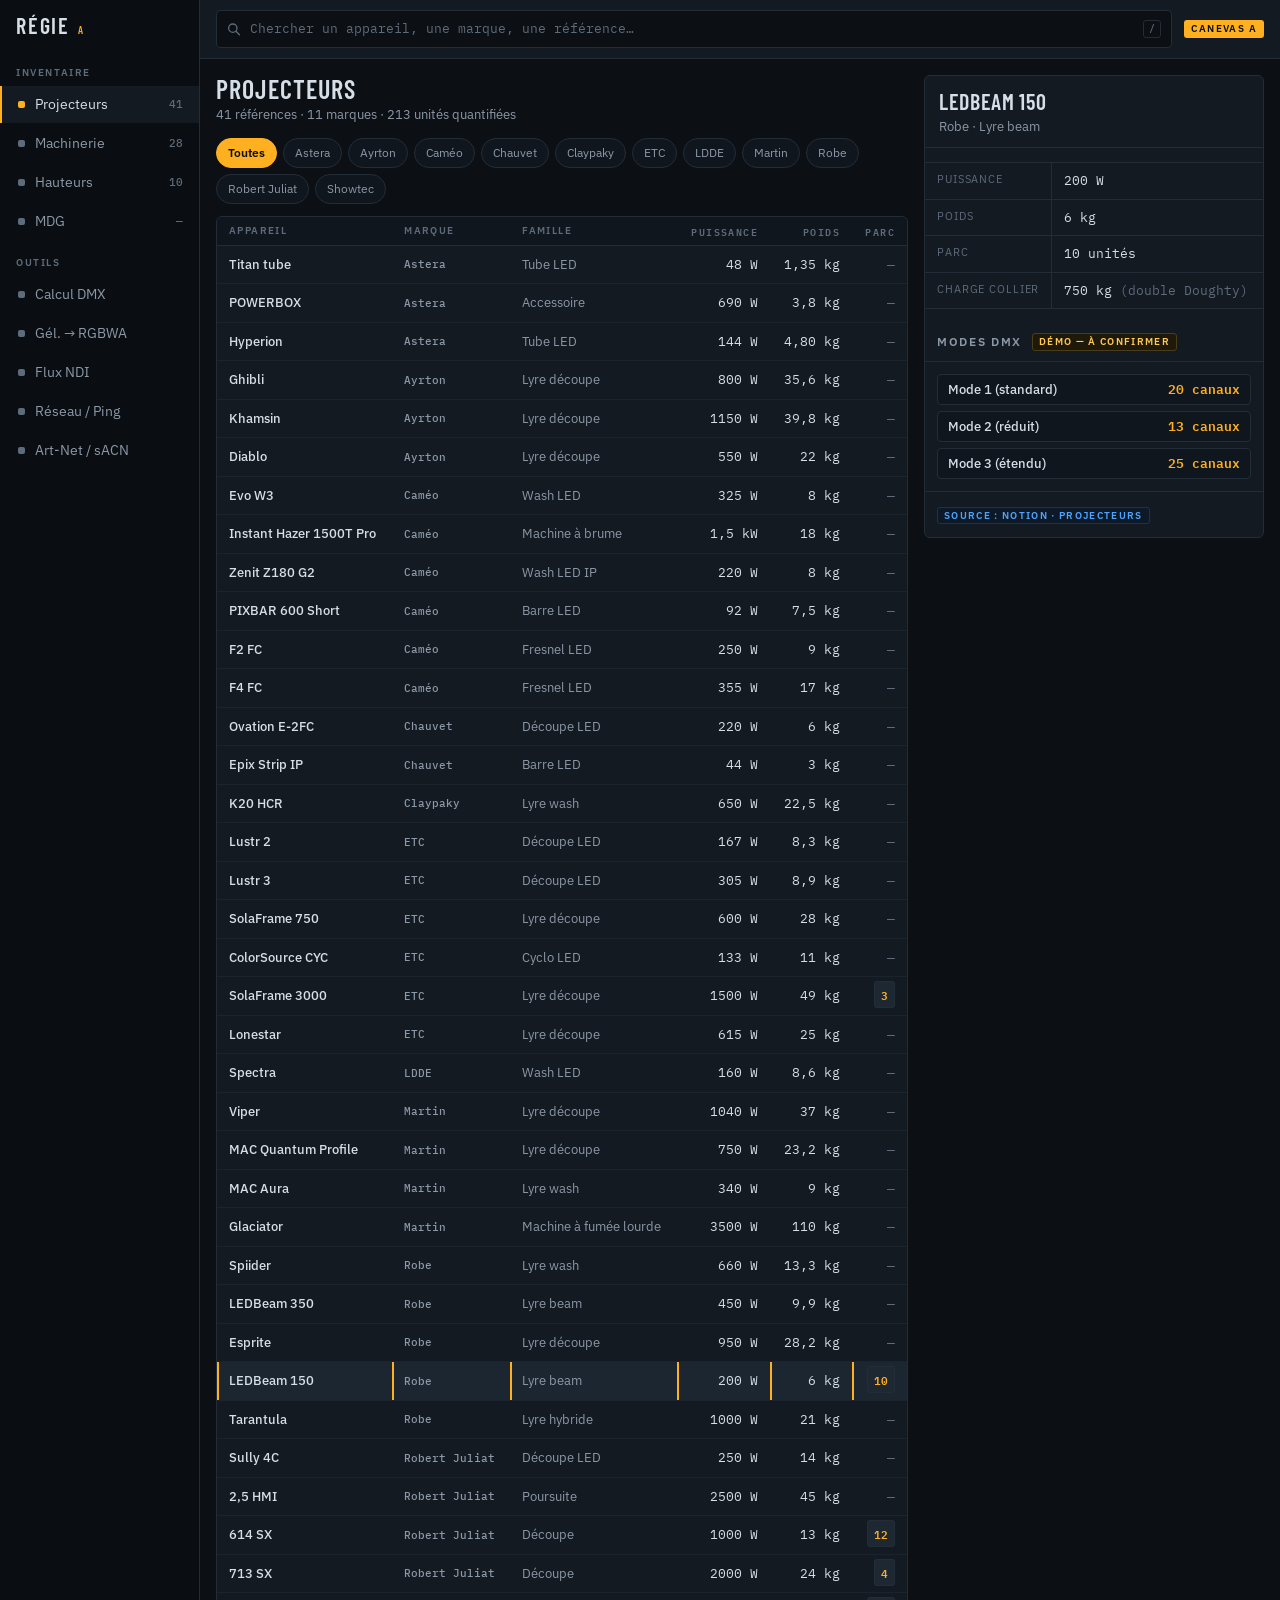
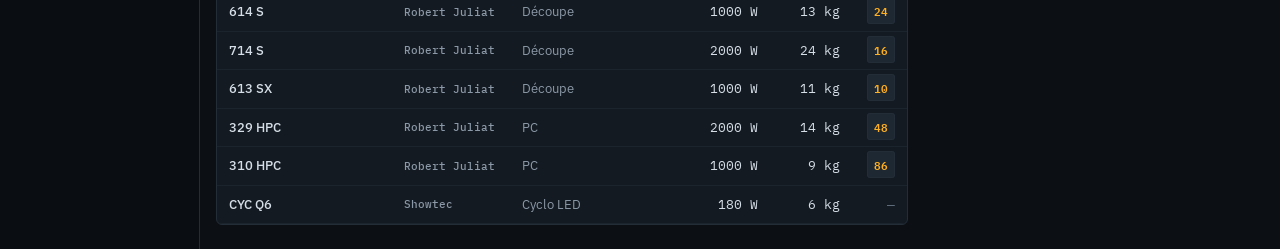
<file: inventaire/canevas-a-regie.html>
<!doctype html>
<html lang="fr">
<head>
<meta charset="utf-8">
<meta name="viewport" content="width=device-width, initial-scale=1, viewport-fit=cover">
<title>Régie Noire</title>
<link rel="preconnect" href="https://fonts.googleapis.com">
<link rel="preconnect" href="https://fonts.gstatic.com" crossorigin>
<link rel="stylesheet" href="https://fonts.googleapis.com/css2?family=Barlow+Condensed:wght@500;600;700&family=IBM+Plex+Mono:wght@400;500;600&family=IBM+Plex+Sans:wght@400;500;600&display=swap">
<style>
  :root{
    --bg:#0C1015; --panel:#141A21; --panel2:#1A222B; --line:#232D38;
    --ink:#D6DEE7; --ink2:#8B98A7; --ink3:#5E6B7A;
    --acc:#FFB020; --ok:#3FD07F; --warn:#FFC857; --bad:#FF5A52; --net:#4DA3FF;
    --mono:"IBM Plex Mono",ui-monospace,Menlo,monospace;
    --sans:"IBM Plex Sans",system-ui,sans-serif;
    --disp:"Barlow Condensed","IBM Plex Sans",system-ui,sans-serif;
    color-scheme:dark;
  }
  *{box-sizing:border-box}
  html,body{height:100%}
  body{margin:0;background:var(--bg);color:var(--ink);font:14px/1.5 var(--sans);
       -webkit-font-smoothing:antialiased}
  button,input,select{font:inherit;color:inherit}
  ::selection{background:var(--acc);color:#0C1015}
  :focus-visible{outline:2px solid var(--acc);outline-offset:2px}

  .app{display:grid;grid-template-columns:200px 1fr;height:100%}
  /* ---------- rail ---------- */
  .rail{background:#0A0E12;border-right:1px solid var(--line);display:flex;flex-direction:column;
        padding-block:14px;gap:2px;overflow-y:auto}
  .brand{font:600 22px/1 var(--disp);letter-spacing:.08em;text-transform:uppercase;
         padding:0 16px 14px;color:var(--ink);display:flex;align-items:baseline;gap:8px}
  .brand span{color:var(--acc);font-size:11px;letter-spacing:.18em}
  .rail h6{font:600 10px/1 var(--sans);letter-spacing:.16em;text-transform:uppercase;color:var(--ink3);
           margin:16px 16px 6px}
  .nav{display:flex;align-items:center;gap:10px;padding:8px 16px;border:0;background:none;
       width:100%;text-align:left;cursor:pointer;color:var(--ink2);border-left:2px solid transparent}
  .nav:hover{color:var(--ink);background:#10161D}
  .nav[aria-current="true"]{color:var(--ink);background:#131A22;border-left-color:var(--acc)}
  .nav .k{font:500 11px/1 var(--mono);color:var(--ink3);margin-left:auto}
  .dot{width:7px;height:7px;border-radius:2px;background:var(--ink3);flex:none}
  .nav[aria-current="true"] .dot{background:var(--acc)}

  /* ---------- main ---------- */
  .main{display:flex;flex-direction:column;min-width:0;height:100%}
  .top{display:flex;gap:12px;align-items:center;padding:10px 16px;border-bottom:1px solid var(--line);
       background:var(--panel);position:sticky;top:env(safe-area-inset-top,0px);z-index:5}
  .search{flex:1;display:flex;align-items:center;gap:8px;background:#0C1015;border:1px solid var(--line);
          border-radius:4px;padding:7px 10px;min-width:0}
  .search input{background:none;border:0;width:100%;outline:none;font-family:var(--mono);font-size:13px}
  .search input::placeholder{color:var(--ink3)}
  .kbd{font:500 10px/1 var(--mono);border:1px solid var(--line);border-radius:3px;padding:3px 5px;color:var(--ink3)}
  .tag{font:600 10px/1 var(--sans);letter-spacing:.14em;text-transform:uppercase;color:#0C1015;
       background:var(--acc);padding:4px 7px;border-radius:3px;white-space:nowrap}

  .body{flex:1;overflow:auto;padding:16px;padding-bottom:calc(24px + env(safe-area-inset-bottom,0px))}
  .wrap{display:grid;grid-template-columns:minmax(0,1fr) 340px;gap:16px;align-items:start}
  h1{font:600 26px/1.1 var(--disp);letter-spacing:.04em;text-transform:uppercase;margin:0 0 2px}
  .sub{color:var(--ink2);font-size:12.5px;margin:0 0 14px}
  .panel{background:var(--panel);border:1px solid var(--line);border-radius:6px}
  .panel-h{display:flex;align-items:center;gap:10px;padding:10px 12px;border-bottom:1px solid var(--line)}
  .panel-h h2{font:600 12px/1 var(--sans);letter-spacing:.14em;text-transform:uppercase;margin:0;color:var(--ink2)}
  .panel-b{padding:12px}

  /* ---------- filtres ---------- */
  .chips{display:flex;flex-wrap:wrap;gap:6px;margin-bottom:12px}
  .chip{border:1px solid var(--line);background:#10161D;color:var(--ink2);border-radius:999px;
        padding:5px 11px;font-size:12px;cursor:pointer;white-space:nowrap}
  .chip:hover{color:var(--ink);border-color:#313E4C}
  .chip[aria-pressed="true"]{background:var(--acc);border-color:var(--acc);color:#0C1015;font-weight:600}

  /* ---------- tableau ---------- */
  .tw{overflow-x:auto;border:1px solid var(--line);border-radius:6px;background:var(--panel)}
  table{border-collapse:collapse;width:100%;min-width:560px}
  th{font:600 10px/1 var(--sans);letter-spacing:.14em;text-transform:uppercase;color:var(--ink3);
     text-align:left;padding:9px 12px;border-bottom:1px solid var(--line);background:#10161D;
     position:sticky;top:0}
  td{padding:9px 12px;border-bottom:1px solid #1B232C;font-size:13px;vertical-align:middle}
  tbody tr{cursor:pointer}
  tbody tr:hover td{background:#171F27}
  tbody tr[aria-selected="true"] td{background:#1C2630;box-shadow:inset 2px 0 0 var(--acc)}
  td.num,th.num{text-align:right;font-family:var(--mono);font-variant-numeric:tabular-nums;white-space:nowrap}
  .nm{font-weight:500}
  .mk{font:500 11px/1 var(--mono);color:var(--ink2)}
  .qty{font:600 11px/1 var(--mono);background:#1E2833;border:1px solid var(--line);border-radius:3px;
       padding:3px 6px;color:var(--acc)}

  /* ---------- fiche ---------- */
  .fiche{position:sticky;top:0}
  .fiche .hd{padding:14px 14px 12px;border-bottom:1px solid var(--line)}
  .fiche h3{font:600 22px/1.05 var(--disp);letter-spacing:.03em;text-transform:uppercase;margin:0 0 4px}
  .spec{display:grid;grid-template-columns:auto 1fr;gap:1px;background:var(--line);
        border-top:1px solid var(--line);border-bottom:1px solid var(--line)}
  .spec dt{background:var(--panel);padding:8px 12px;font-size:11px;letter-spacing:.08em;
           text-transform:uppercase;color:var(--ink3)}
  .spec dd{background:var(--panel);padding:8px 12px;margin:0;font-family:var(--mono);font-size:13px;
           font-variant-numeric:tabular-nums}
  .modes{display:flex;flex-direction:column;gap:6px;padding:12px}
  .mode{display:flex;justify-content:space-between;align-items:center;gap:10px;background:#10161D;
        border:1px solid var(--line);border-radius:4px;padding:8px 10px}
  .mode b{font:500 13px/1 var(--sans)}
  .mode span{font:600 13px/1 var(--mono);color:var(--acc)}
  .empty{padding:24px 14px;color:var(--ink3);font-size:12.5px;text-align:center}
  .flag{display:inline-flex;align-items:center;gap:5px;font:600 9.5px/1 var(--sans);letter-spacing:.14em;
        text-transform:uppercase;border:1px solid;border-radius:3px;padding:3px 6px}
  .flag.demo{color:var(--warn);border-color:#4A3D1A;background:#1E1908}
  .flag.src{color:var(--net);border-color:#1B3350;background:#0D1926}

  /* ---------- élévations ---------- */
  .elev{position:relative;padding:14px 12px 8px;min-height:340px}
  .elev .line{position:relative;height:300px;border-left:2px solid var(--line);margin-left:52px}
  .lvl{position:absolute;left:0;right:0;display:flex;align-items:center;gap:8px;transform:translateY(50%)}
  .lvl:before{content:"";width:16px;height:2px;background:var(--line)}
  .lvl .h{position:absolute;left:-52px;width:44px;text-align:right;font:500 11.5px/1 var(--mono);
          color:var(--ink2);font-variant-numeric:tabular-nums}
  .lvl .n{font-size:12.5px;color:var(--ink)}
  .lvl.pemp .n{color:var(--net)}
  .lvl.pemp:before{background:var(--net)}
  .sol{position:absolute;bottom:0;left:52px;right:12px;border-top:2px solid var(--acc)}
  .sol span{position:absolute;right:0;top:4px;font:600 10px/1 var(--sans);letter-spacing:.14em;
            text-transform:uppercase;color:var(--acc)}

  /* ---------- outils ---------- */
  .grid2{display:grid;grid-template-columns:repeat(auto-fit,minmax(260px,1fr));gap:16px;align-items:start}
  .field{display:flex;flex-direction:column;gap:5px;margin-bottom:10px}
  .field label{font:600 10px/1 var(--sans);letter-spacing:.14em;text-transform:uppercase;color:var(--ink3)}
  .field input,.field select{background:#0C1015;border:1px solid var(--line);border-radius:4px;
       padding:8px 10px;font-family:var(--mono);font-size:14px;outline:none;width:100%}
  .field input:focus,.field select:focus{border-color:var(--acc)}
  .row{display:grid;grid-template-columns:1fr 1fr;gap:10px}
  .out{display:grid;grid-template-columns:auto 1fr;gap:1px;background:var(--line);border-radius:4px;
       overflow:hidden;border:1px solid var(--line)}
  .out dt{background:#10161D;padding:8px 10px;font-size:11px;letter-spacing:.08em;text-transform:uppercase;color:var(--ink3)}
  .out dd{background:var(--panel2);padding:8px 10px;margin:0;font:500 14px/1.3 var(--mono);
          font-variant-numeric:tabular-nums}
  .out dd b{color:var(--acc);font-weight:600}
  .big{font:600 30px/1 var(--mono);color:var(--acc);font-variant-numeric:tabular-nums}

  .gels{display:grid;grid-template-columns:repeat(auto-fill,minmax(112px,1fr));gap:8px}
  .gel{border:1px solid var(--line);border-radius:5px;overflow:hidden;background:#10161D;cursor:pointer;
       text-align:left;padding:0}
  .gel:hover{border-color:#3A4757}
  .gel[aria-pressed="true"]{border-color:var(--acc)}
  .gel .sw{height:44px}
  .gel .lb{padding:6px 8px}
  .gel .lb b{display:block;font:600 11.5px/1.2 var(--mono);color:var(--ink)}
  .gel .lb span{font-size:10.5px;color:var(--ink3)}
  .bars{display:flex;flex-direction:column;gap:8px;margin-top:12px}
  .bar{display:grid;grid-template-columns:28px 1fr 46px;align-items:center;gap:8px}
  .bar i{font:600 11px/1 var(--mono);font-style:normal;color:var(--ink2)}
  .bar .t{height:12px;background:#0C1015;border:1px solid var(--line);border-radius:2px;overflow:hidden}
  .bar .t>div{height:100%}
  .bar b{font:500 12px/1 var(--mono);text-align:right;font-variant-numeric:tabular-nums}

  .list{display:flex;flex-direction:column;gap:8px}
  .item{display:flex;align-items:center;gap:12px;padding:10px 12px;background:#10161D;
        border:1px solid var(--line);border-radius:5px}
  .item .g{flex:1;min-width:0}
  .item .g b{display:block;font-size:13.5px;font-weight:500}
  .item .g span{font:11.5px/1.4 var(--mono);color:var(--ink3)}
  .led{width:8px;height:8px;border-radius:50%;flex:none;background:var(--ok);box-shadow:0 0 8px var(--ok)}
  .led.off{background:var(--bad);box-shadow:0 0 8px var(--bad)}
  .led.pgm{background:var(--bad)}
  .ms{font:500 12px/1 var(--mono);color:var(--ink2);font-variant-numeric:tabular-nums}
  .spark{display:flex;align-items:flex-end;gap:2px;height:20px}
  .spark i{width:3px;background:var(--net);border-radius:1px;display:block}

  .uni{display:grid;grid-template-columns:repeat(32,1fr);gap:1px;margin-top:10px}
  .cell{aspect-ratio:1;background:#0E141A;border-radius:1px;position:relative}
  .uleg{display:flex;gap:14px;flex-wrap:wrap;margin-top:10px;font:11px/1 var(--mono);color:var(--ink3)}
  .uleg b{color:var(--ink2);font-weight:500}
  .steps{margin:0;padding-left:18px;display:flex;flex-direction:column;gap:7px;font-size:13.5px}
  .steps li::marker{color:var(--acc);font-family:var(--mono);font-size:12px}
  .note{border-left:2px solid var(--bad);background:#1A0F0E;padding:10px 12px;border-radius:0 4px 4px 0;
        font-size:13px;color:#FFC9C5}

  @media (max-width:900px){
    .wrap{grid-template-columns:1fr}
    .fiche{position:static}
    .app{grid-template-columns:1fr;grid-template-rows:auto 1fr}
    .rail{flex-direction:row;overflow-x:auto;border-right:0;border-bottom:1px solid var(--line);
          padding:8px;gap:4px;align-items:center}
    .rail h6,.brand,.nav .k{display:none}
    .nav{width:auto;white-space:nowrap;border-left:0;border-bottom:2px solid transparent;border-radius:4px;padding:7px 11px}
    .nav[aria-current="true"]{border-bottom-color:var(--acc)}
    .uni{grid-template-columns:repeat(16,1fr)}
  }
</style>
</head>
<body>
<div class="app">
  <aside class="rail">
    <div class="brand">Régie <span>A</span></div>
    <h6>Inventaire</h6>
    <button class="nav" data-v="proj"><i class="dot"></i>Projecteurs<i class="k">41</i></button>
    <button class="nav" data-v="mach"><i class="dot"></i>Machinerie<i class="k">28</i></button>
    <button class="nav" data-v="haut"><i class="dot"></i>Hauteurs<i class="k">10</i></button>
    <button class="nav" data-v="mdg"><i class="dot"></i>MDG<i class="k">—</i></button>
    <h6>Outils</h6>
    <button class="nav" data-v="dmx"><i class="dot"></i>Calcul DMX</button>
    <button class="nav" data-v="gel"><i class="dot"></i>Gél. → RGBWA</button>
    <button class="nav" data-v="ndi"><i class="dot"></i>Flux NDI</button>
    <button class="nav" data-v="net"><i class="dot"></i>Réseau / Ping</button>
    <button class="nav" data-v="art"><i class="dot"></i>Art-Net / sACN</button>
  </aside>

  <div class="main">
    <div class="top">
      <div class="search">
        <svg width="14" height="14" viewBox="0 0 16 16" fill="none" aria-hidden="true"><circle cx="7" cy="7" r="5" stroke="#5E6B7A" stroke-width="1.6"/><path d="M11 11l4 4" stroke="#5E6B7A" stroke-width="1.6" stroke-linecap="round"/></svg>
        <input id="q" placeholder="Chercher un appareil, une marque, une référence…" autocomplete="off">
        <span class="kbd">/</span>
      </div>
      <span class="tag">Canevas A</span>
    </div>
    <div class="body" id="view"></div>
  </div>
</div>

<script src="common.js"></script>
<script>
const $ = (s, r=document) => r.querySelector(s);
const el = (t, c, h) => { const n = document.createElement(t); if(c) n.className = c; if(h!=null) n.innerHTML = h; return n; };
const esc = s => String(s ?? "").replace(/[&<>"]/g, c => ({"&":"&amp;","<":"&lt;",">":"&gt;",'"':"&quot;"}[c]));
const state = { view:"proj", q:"", marque:null, sel:PROJECTEURS.find(p => p.nom === "LEDBeam 150"), gel:LEE.find(g => g.ref === "L201") };

/* ------------------------------ vues ---------------------------------- */
const V = {};

V.proj = () => {
  const q = state.q.toLowerCase();
  const rows = PROJECTEURS.filter(p =>
    (!state.marque || p.marque === state.marque) &&
    (!q || (p.nom + " " + p.marque + " " + p.fam).toLowerCase().includes(q)));
  const parc = PROJECTEURS.filter(p => p.nb).reduce((a, p) => a + (+p.nb), 0);

  const h = el("div", "wrap");
  const left = el("div");
  left.append(el("div", null, `<h1>Projecteurs</h1>
    <p class="sub">${PROJECTEURS.length} références · ${MARQUES.length} marques · ${parc} unités quantifiées</p>`));
  const chips = el("div", "chips");
  chips.append(mkChip("Toutes", !state.marque, () => { state.marque = null; render(); }));
  MARQUES.forEach(m => chips.append(mkChip(m, state.marque === m, () => { state.marque = state.marque === m ? null : m; render(); })));
  left.append(chips);

  const tw = el("div", "tw");
  tw.innerHTML = `<table><thead><tr>
      <th>Appareil</th><th>Marque</th><th>Famille</th>
      <th class="num">Puissance</th><th class="num">Poids</th><th class="num">Parc</th>
    </tr></thead><tbody>${rows.map((p, i) => `<tr data-i="${i}" ${p === state.sel ? 'aria-selected="true"' : ""}>
      <td class="nm">${esc(p.nom)}</td><td class="mk">${esc(p.marque)}</td>
      <td style="color:var(--ink2)">${esc(p.fam)}</td>
      <td class="num">${esc(p.w)}</td><td class="num">${esc(p.kg)}</td>
      <td class="num">${p.nb ? `<span class="qty">${p.nb}</span>` : '<span style="color:var(--ink3)">—</span>'}</td>
    </tr>`).join("") || '<tr><td colspan="6" class="empty">Aucun résultat</td></tr>'}</tbody></table>`;
  tw.querySelectorAll("tbody tr[data-i]").forEach(tr =>
    tr.onclick = () => { state.sel = rows[+tr.dataset.i]; render(); });
  left.append(tw);
  h.append(left, fiche());
  return h;
};

function mkChip(label, on, fn){
  const b = el("button", "chip", esc(label));
  b.setAttribute("aria-pressed", on ? "true" : "false");
  b.onclick = fn;
  return b;
}

function fiche(){
  const p = state.sel;
  const d = el("aside", "panel fiche");
  if(!p){ d.innerHTML = '<div class="empty">Sélectionner un appareil</div>'; return d; }
  d.innerHTML = `
    <div class="hd">
      <h3>${esc(p.nom)}</h3>
      <div style="color:var(--ink2);font-size:12.5px">${esc(p.marque)} · ${esc(p.fam)}</div>
    </div>
    <dl class="spec">
      <dt>Puissance</dt><dd>${esc(p.w)}</dd>
      <dt>Poids</dt><dd>${esc(p.kg)}</dd>
      <dt>Parc</dt><dd>${p.nb ? p.nb + " unités" : "non quantifié"}</dd>
      <dt>Charge collier</dt><dd>750 kg <span style="color:var(--ink3)">(double Doughty)</span></dd>
    </dl>
    <div class="panel-h" style="border-top:0"><h2>Modes DMX</h2>
      ${p.modesDemo ? '<span class="flag demo">démo — à confirmer</span>' : ""}</div>
    ${p.modes ? `<div class="modes">${p.modes.map(m =>
        `<div class="mode"><b>${esc(m.mode)}</b><span>${m.ch} canaux</span></div>`).join("")}</div>`
      : `<div class="empty">Modes non renseignés.<br>À reprendre de la fiche constructeur,<br>champ prévu dans la base Notion.</div>`}
    <div class="panel-b" style="border-top:1px solid var(--line)">
      <div class="flag src">source : Notion · Projecteurs</div>
    </div>`;
  return d;
}

V.mach = () => {
  const q = state.q.toLowerCase();
  const rows = MACHINERIE.filter(m => !q || (m.nom + " " + m.type).toLowerCase().includes(q));
  const types = [...new Set(rows.map(m => m.type))];
  const d = el("div");
  d.append(el("div", null, `<h1>Machinerie</h1>
    <p class="sub">Structure, accroche, moteurs, textiles — ${MACHINERIE.length} références</p>`));
  types.forEach(t => {
    const s = rows.filter(m => m.type === t);
    const p = el("section", "panel");
    p.style.marginBottom = "14px";
    p.innerHTML = `<div class="panel-h"><h2>${esc(t)}</h2>
        <span style="margin-left:auto;font:500 11px/1 var(--mono);color:var(--ink3)">${s.length} réf.</span></div>
      <div class="tw" style="border:0;border-radius:0"><table><thead><tr>
        <th>Élément</th><th class="num">Nb</th><th class="num">Long.</th><th class="num">Haut.</th>
        <th class="num">Charge</th><th>Détail</th></tr></thead><tbody>
        ${s.map(m => `<tr><td class="nm">${esc(m.nom)}</td>
          <td class="num">${m.nb ?? "—"}</td><td class="num">${esc(m.l ?? "—")}</td>
          <td class="num">${esc(m.h ?? "—")}</td><td class="num">${esc(m.charge ?? "—")}</td>
          <td style="color:var(--ink2)">${esc(m.vit ?? m.trust ?? "")}</td></tr>`).join("")}
      </tbody></table></div>`;
    d.append(p);
  });
  return d;
};

V.haut = () => {
  const d = el("div");
  d.append(el("div", null, `<h1>Hauteurs</h1>
    <p class="sub">Passerelles, grills et plateformes élévatrices — cotes du plateau</p>`));
  const max = 18;
  const p = el("section", "panel");
  p.innerHTML = `<div class="panel-h"><h2>Élévation plateau</h2>
      <span class="flag src" style="margin-left:auto">source : Notion</span></div>
    <div class="elev"><div class="line">
      ${HAUTEURS.map(x => `<div class="lvl ${x.type === "Plateforme élévatrice" ? "pemp" : ""}"
          style="bottom:${(x.h / max * 100).toFixed(1)}%">
          <span class="h">${x.h.toFixed(2).replace(".", ",")}</span>
          <span class="n">${esc(x.nom)}${x.charge ? ` <span style="color:var(--ink3)">· ${x.charge} kg</span>` : ""}</span>
        </div>`).join("")}
      <div class="sol"><span>Plateau 0,00</span></div>
    </div></div>`;
  d.append(p);
  const t = el("div", "tw");
  t.style.marginTop = "14px";
  t.innerHTML = `<table><thead><tr><th>Niveau</th><th>Type</th><th class="num">Hauteur</th>
      <th class="num">Charge adm.</th><th>Remarque</th></tr></thead><tbody>
    ${[...HAUTEURS].sort((a, b) => b.h - a.h).map(x => `<tr><td class="nm">${esc(x.nom)}</td>
      <td style="color:var(--ink2)">${esc(x.type)}</td>
      <td class="num">${x.h.toFixed(2).replace(".", ",")} m</td>
      <td class="num">${x.charge ? x.charge + " kg" : "—"}</td>
      <td style="color:var(--ink2)">${esc(x.note ?? "")}</td></tr>`).join("")}</tbody></table>`;
  d.append(t);
  return d;
};

V.mdg = () => {
  const d = el("div");
  d.append(el("div", null, `<h1>MDG</h1><p class="sub">Procédure machine à brume — mémo régie</p>`));
  const g = el("div", "grid2");
  g.innerHTML = `
    <section class="panel"><div class="panel-h"><h2>Mise en service</h2></div>
      <div class="panel-b"><ol class="steps">${MDG.allumage.map(s => `<li>${esc(s)}</li>`).join("")}</ol></div></section>
    <section class="panel"><div class="panel-h"><h2>Extinction</h2></div>
      <div class="panel-b"><ol class="steps">${MDG.extinction.map(s => `<li>${esc(s)}</li>`).join("")}</ol></div></section>
    <section class="panel" style="grid-column:1/-1"><div class="panel-h"><h2>Alertes</h2></div>
      <div class="panel-b">${MDG.alertes.map(a => `<div class="note">${esc(a)}</div>`).join("")}</div></section>`;
  d.append(g);
  return d;
};

V.dmx = () => {
  const d = el("div");
  d.append(el("div", null, `<h1>Calcul DMX</h1>
    <p class="sub">Adressage, empreinte, univers Art-Net et sACN</p>`));
  const g = el("div", "grid2");

  const f = el("section", "panel");
  f.innerHTML = `<div class="panel-h"><h2>Patch</h2></div><div class="panel-b">
    <div class="row">
      <div class="field"><label for="a-u">Univers</label><input id="a-u" type="number" min="1" value="1"></div>
      <div class="field"><label for="a-c">Canal de départ</label><input id="a-c" type="number" min="1" max="512" value="1"></div>
    </div>
    <div class="row">
      <div class="field"><label for="a-f">Empreinte (canaux)</label><input id="a-f" type="number" min="1" max="512" value="20"></div>
      <div class="field"><label for="a-n">Nombre d'appareils</label><input id="a-n" type="number" min="1" max="200" value="10"></div>
    </div></div>`;

  const r = el("section", "panel");
  r.innerHTML = `<div class="panel-h"><h2>Résultat</h2></div><div class="panel-b" id="dmx-out"></div>`;
  g.append(f, r);

  const lst = el("section", "panel");
  lst.style.marginTop = "16px";
  lst.innerHTML = `<div class="panel-h"><h2>Table d'adresses</h2></div>
    <div class="tw" style="border:0" id="dmx-tbl"></div>`;

  const calc = () => {
    const u = Math.max(1, +$("#a-u").value || 1), c = Math.min(512, Math.max(1, +$("#a-c").value || 1));
    const fo = Math.min(512, Math.max(1, +$("#a-f").value || 1)), n = Math.max(1, +$("#a-n").value || 1);
    const list = patch(u, c, n, fo);
    const last = list[list.length - 1];
    const an = artnet(u), sa = sacn(u);
    $("#dmx-out").innerHTML = `
      <div class="big">${parUnivers(fo)}<span style="font-size:13px;color:var(--ink2)"> app. / univers</span></div>
      <dl class="out" style="margin-top:12px">
        <dt>Plage occupée</dt><dd>U${u}/${c} → <b>U${last.u}/${last.fin}</b></dd>
        <dt>Univers utilisés</dt><dd>${last.u - u + 1}</dd>
        <dt>Canaux totaux</dt><dd>${n * fo}</dd>
        <dt>Art-Net U${u}</dt><dd>Port ${an.port} — net ${an.net} / sub ${an.sub} / uni ${an.uni}</dd>
        <dt>sACN U${u}</dt><dd>${sa.ip}</dd>
      </dl>`;
    $("#dmx-tbl").innerHTML = `<table><thead><tr><th class="num">#</th><th class="num">Univers</th>
      <th class="num">Adresse</th><th class="num">Fin</th><th>Art-Net</th><th>sACN multicast</th></tr></thead><tbody>
      ${list.map(x => { const a = artnet(x.u), s = sacn(x.u); return `<tr${x.saut ? ' style="box-shadow:inset 2px 0 0 var(--warn)"' : ""}>
        <td class="num" style="color:var(--ink3)">${x.n}</td><td class="num">${x.u}</td>
        <td class="num" style="color:var(--acc);font-weight:600">${x.ch}</td><td class="num">${x.fin}</td>
        <td class="mk">${a.net}.${a.sub}.${a.uni}</td><td class="mk">${s.ip}</td></tr>`; }).join("")}
      </tbody></table>`;
  };
  f.addEventListener("input", calc);
  d.append(g, lst);
  setTimeout(calc);
  return d;
};

V.gel = () => {
  const d = el("div");
  d.append(el("div", null, `<h1>Gélatines → RGBWA</h1>
    <p class="sub">Point de départ de calage pour projecteurs LED — ${LEE.length} références Lee</p>`));
  const g = el("div", "wrap");
  const left = el("section", "panel");
  left.innerHTML = `<div class="panel-h"><h2>Nuancier Lee</h2>
    <span class="flag demo" style="margin-left:auto">teintes approchées</span></div>`;
  const box = el("div", "panel-b");
  const gr = el("div", "gels");
  const q = state.q.toLowerCase();
  LEE.filter(x => !q || (x.ref + " " + x.nom).toLowerCase().includes(q)).forEach(x => {
    const b = el("button", "gel");
    b.setAttribute("aria-pressed", state.gel === x ? "true" : "false");
    b.innerHTML = `<div class="sw" style="background:${x.hex}"></div>
      <div class="lb"><b>${x.ref}</b><span>${esc(x.nom)}</span></div>`;
    b.onclick = () => { state.gel = x; render(); };
    gr.append(b);
  });
  box.append(gr); left.append(box);

  const x = state.gel, c = toRGBWA(x.hex);
  const right = el("aside", "panel fiche");
  const bar = (k, lab, col, v) => `<div class="bar"><i>${lab}</i>
      <div class="t"><div style="width:${v}%;background:${col}"></div></div><b>${v}%</b></div>`;
  right.innerHTML = `<div class="hd"><h3>${x.ref}</h3>
      <div style="color:var(--ink2);font-size:12.5px">${esc(x.nom)}</div></div>
    <div style="height:64px;background:${x.hex}"></div>
    <div class="panel-b">
      ${bar("r", "R", "#FF4D4D", c.pct.r)}${bar("g", "G", "#3FD07F", c.pct.g)}
      ${bar("b", "B", "#4DA3FF", c.pct.b)}${bar("w", "W", "#E8EEF5", c.pct.w)}
      ${bar("a", "A", "#FFB020", c.pct.a)}
    </div>
    <dl class="out" style="margin:0 12px 12px">
      <dt>Valeurs DMX</dt><dd>${c.dmx.r} / ${c.dmx.g} / ${c.dmx.b} / ${c.dmx.w} / ${c.dmx.a}</dd>
      <dt>Hex écran</dt><dd>${x.hex}</dd>
    </dl>
    <div class="panel-b" style="border-top:1px solid var(--line);color:var(--ink3);font-size:12px">
      Décomposition : blanc = composante commune RGB, ambre extrait sur l'axe (255,126,0).
      À recaler au colorimètre selon le moteur LED.
    </div>`;
  g.append(left, right);
  d.append(g);
  return d;
};

V.ndi = () => {
  const d = el("div");
  d.append(el("div", null, `<h1>Flux NDI</h1>
    <p class="sub">Sources découvertes sur le réseau de production
      <span class="flag demo" style="margin-left:8px">démo — nécessite l'agent local</span></p>`));
  const p = el("section", "panel");
  p.innerHTML = `<div class="panel-h"><h2>Sources</h2>
    <span style="margin-left:auto;font:500 11px/1 var(--mono);color:var(--ink3)">
      ${DEMO_NDI.filter(n => n.ok).length} actives / ${DEMO_NDI.length}</span></div>
    <div class="panel-b"><div class="list">
    ${DEMO_NDI.map(n => `<div class="item">
      <span class="led ${n.ok ? "" : "off"}"></span>
      <div class="g"><b>${esc(n.nom)}</b><span>${esc(n.machine)} · ${esc(n.fmt)}</span></div>
      ${n.tally ? `<span class="flag ${n.tally === "PGM" ? "demo" : "src"}"
        style="${n.tally === "PGM" ? "color:var(--bad);border-color:#4A1F1C;background:#1E0C0A" : ""}">${n.tally}</span>` : ""}
      <span class="ms">${n.ok ? n.mbps + " Mb/s" : "hors ligne"}</span>
    </div>`).join("")}</div></div>`;
  d.append(p);
  return d;
};

V.net = () => {
  const d = el("div");
  d.append(el("div", null, `<h1>Réseau</h1>
    <p class="sub">192.168.0.0/24 — ping et découverte
      <span class="flag demo" style="margin-left:8px">démo — nécessite l'agent local</span></p>`));
  const g = el("div", "grid2");
  const ok = DEMO_RESEAU.filter(r => r.ok);
  const moy = (ok.reduce((a, r) => a + r.ms, 0) / ok.length).toFixed(1).replace(".", ",");
  g.innerHTML = `
    <section class="panel"><div class="panel-h"><h2>État</h2></div><div class="panel-b">
      <div class="big">${ok.length}/${DEMO_RESEAU.length}</div>
      <p class="sub" style="margin:4px 0 12px">hôtes qui répondent</p>
      <dl class="out"><dt>Latence moyenne</dt><dd>${moy} ms</dd>
        <dt>Perte</dt><dd><b style="color:var(--bad)">1 hôte muet</b></dd>
        <dt>Sous-réseau</dt><dd>192.168.0.0/24</dd></dl></div></section>
    <section class="panel" style="grid-column:span 2"><div class="panel-h"><h2>Hôtes</h2></div>
      <div class="tw" style="border:0"><table><thead><tr><th>Adresse</th><th>Nom</th><th>Rôle</th>
        <th class="num">Latence</th><th>Historique</th></tr></thead><tbody>
      ${DEMO_RESEAU.map((r, i) => `<tr><td class="mk" style="color:var(--net)">${r.ip}</td>
        <td class="nm">${esc(r.nom)}</td><td style="color:var(--ink2)">${esc(r.role)}</td>
        <td class="num" style="color:${r.ok ? "var(--ink)" : "var(--bad)"}">${r.ok ? r.ms.toFixed(1).replace(".", ",") + " ms" : "timeout"}</td>
        <td><div class="spark">${Array.from({length:14}, (_, k) =>
          `<i style="height:${r.ok ? 4 + ((k * 7 + i * 3) % 13) : 2}px;background:${r.ok ? "var(--net)" : "var(--bad)"}"></i>`).join("")}</div></td>
      </tr>`).join("")}</tbody></table></div></section>`;
  d.append(g);
  return d;
};

V.art = () => {
  const d = el("div");
  d.append(el("div", null, `<h1>Art-Net / sACN</h1>
    <p class="sub">Écoute des univers sur le réseau
      <span class="flag demo" style="margin-left:8px">démo — nécessite l'agent local</span></p>`));
  const g = el("div", "grid2");
  g.innerHTML = `<section class="panel"><div class="panel-h"><h2>Sources émettrices</h2></div>
    <div class="panel-b"><div class="list">
    ${DEMO_SOURCES_DMX.map(s => `<div class="item"><span class="led"></span>
      <div class="g"><b>${esc(s.nom)}</b><span>${s.src} · ${s.proto} · U${s.univ.join(", U")}</span></div>
      <span class="ms">${s.hz} Hz</span></div>`).join("")}
    </div></div></section>`;
  const u = el("section", "panel");
  u.innerHTML = `<div class="panel-h"><h2>Univers 1 — 512 canaux</h2>
      <span style="margin-left:auto" class="flag src">sACN · prio 100</span></div>
    <div class="panel-b"><div class="uni" id="uni"></div>
      <div class="uleg"><span><b>Canaux actifs</b> 240</span><span><b>Rafraîchi</b> 44 Hz</span>
        <span><b>Source</b> 192.168.0.10</span></div></div>`;
  g.append(u);
  d.append(g);
  setTimeout(() => {
    const grid = $("#uni");
    if(!grid) return;
    const cells = Array.from({length:512}, () => { const c = el("div", "cell"); grid.append(c); return c; });
    let t = 0;
    const paint = () => {
      const v = demoUniverse(t);
      cells.forEach((c, i) => {
        const lvl = v[i];
        c.style.background = lvl ? `rgba(255,176,32,${0.12 + lvl / 255 * 0.88})` : "#0E141A";
      });
      t += 2;
    };
    paint();
    if(!matchMedia("(prefers-reduced-motion: reduce)").matches){
      const id = setInterval(() => { if(document.body.contains(grid)) paint(); else clearInterval(id); }, 120);
    }
  });
  return d;
};

/* ----------------------------- moteur --------------------------------- */
function render(){
  document.querySelectorAll(".nav").forEach(b =>
    b.setAttribute("aria-current", b.dataset.v === state.view ? "true" : "false"));
  const v = $("#view");
  v.replaceChildren(V[state.view]());
}
document.querySelectorAll(".nav").forEach(b =>
  b.onclick = () => { state.view = b.dataset.v; render(); });
$("#q").addEventListener("input", e => { state.q = e.target.value; render(); });
document.addEventListener("keydown", e => {
  if(e.key === "/" && document.activeElement !== $("#q")){ e.preventDefault(); $("#q").focus(); }
  if(e.key === "Escape"){ $("#q").value = ""; state.q = ""; render(); }
});
render();
</script>
</body>
</html>
</file>
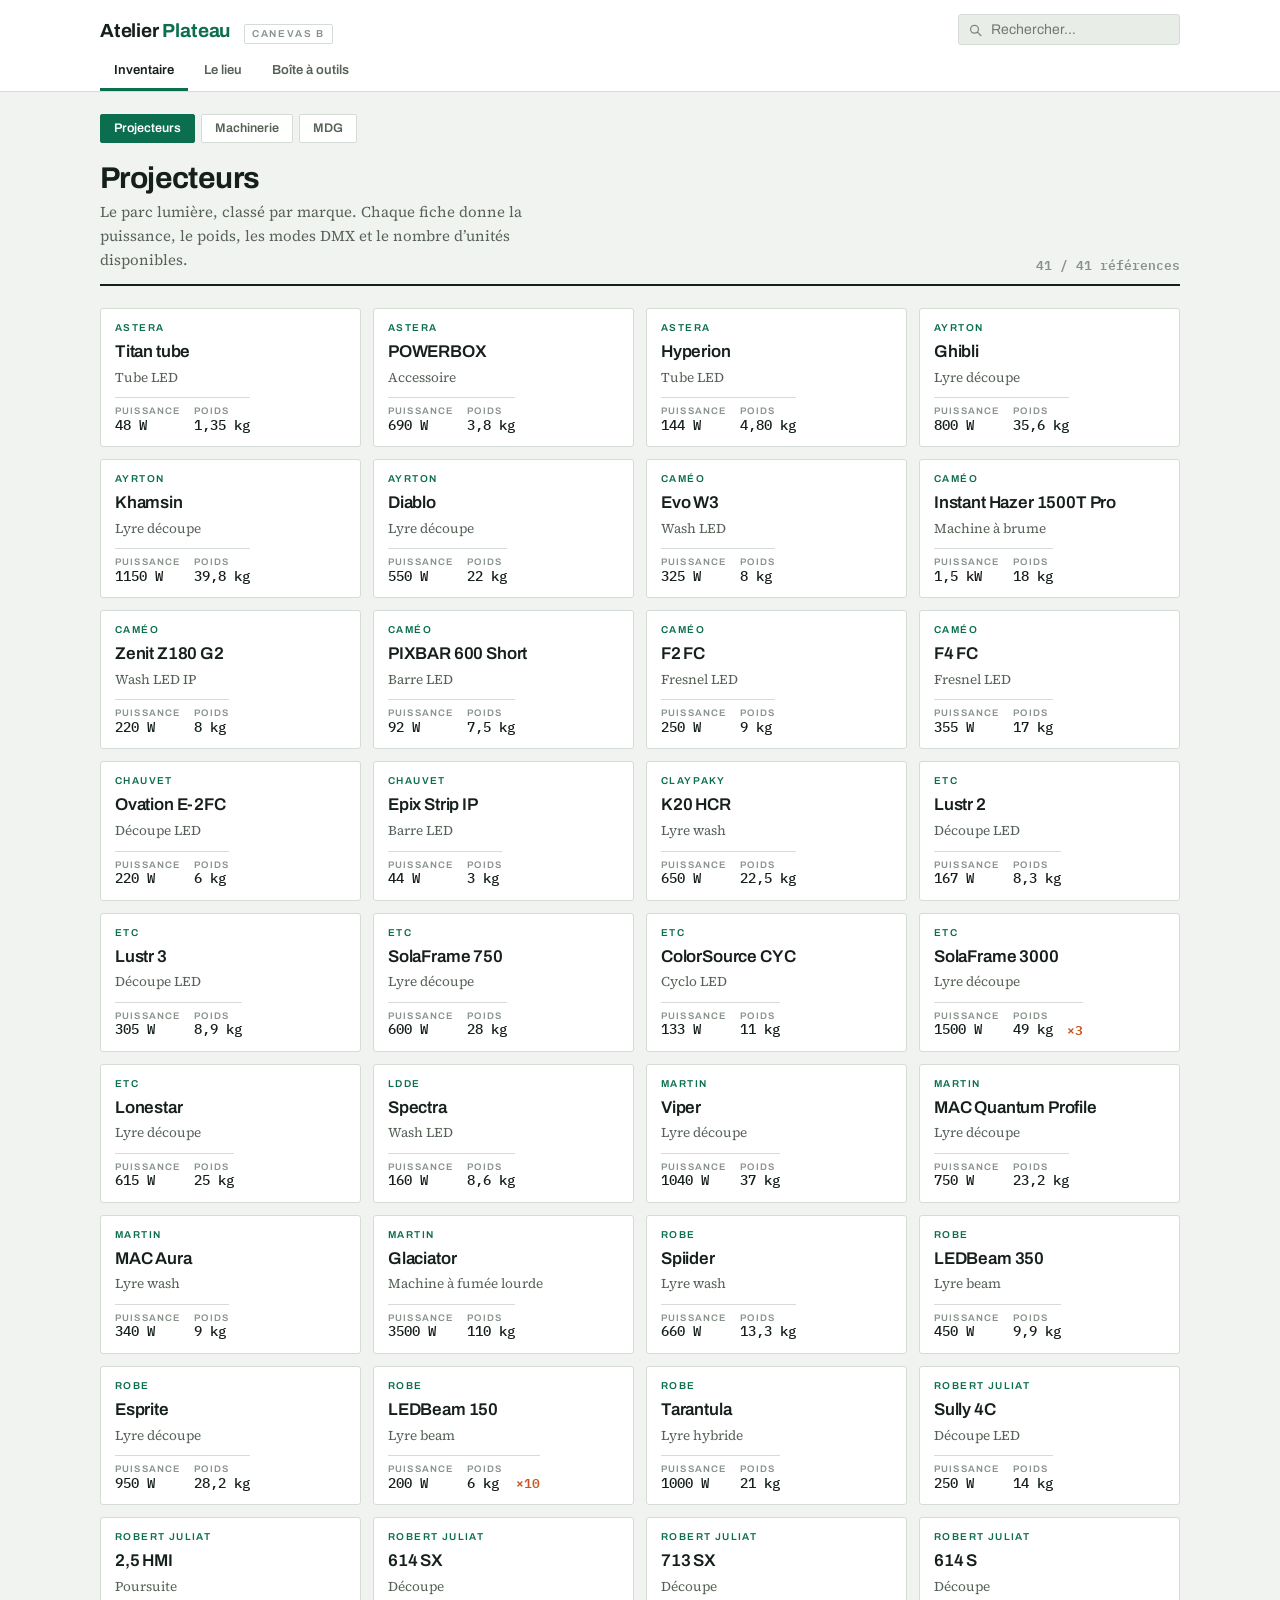
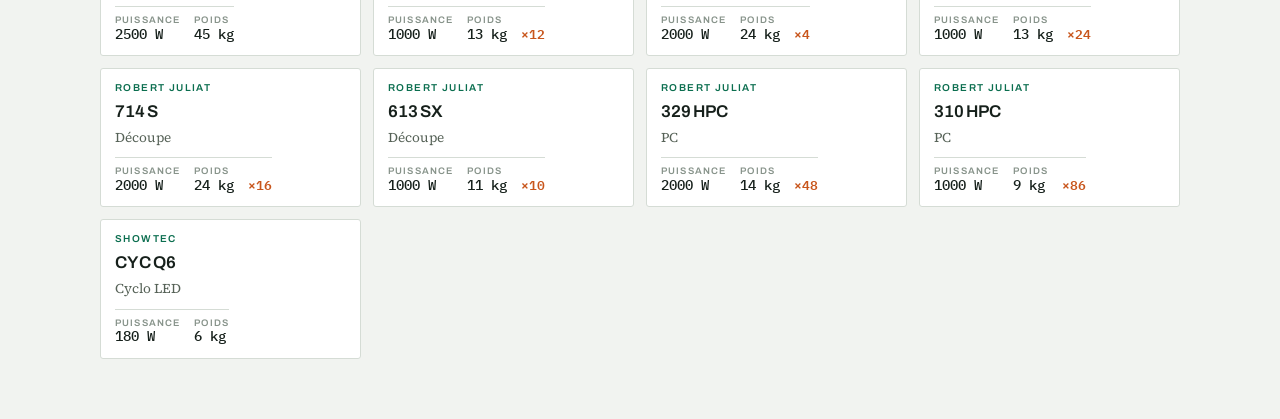
<file: inventaire/canevas-b-atelier.html>
<!doctype html>
<html lang="fr">
<head>
<meta charset="utf-8">
<meta name="viewport" content="width=device-width, initial-scale=1, viewport-fit=cover">
<title>Atelier Plateau</title>
<link rel="preconnect" href="https://fonts.googleapis.com">
<link rel="preconnect" href="https://fonts.gstatic.com" crossorigin>
<link rel="stylesheet" href="https://fonts.googleapis.com/css2?family=Archivo:wght@500;600;700&family=IBM+Plex+Mono:wght@400;500;600&family=Source+Serif+4:opsz,wght@8..60,400;8..60,600&display=swap">
<style>
  :root{
    --paper:#F1F3F0; --card:#FFFFFF; --sunk:#E9EDE8; --rule:#D5DCD5;
    --ink:#16201B; --ink2:#566257; --ink3:#87938A;
    --acc:#0B6E4F; --acc-w:#E3F0EA; --sig:#C8551B; --info:#1F5F8B; --alert:#A3231C;
    --disp:"Archivo",system-ui,sans-serif;
    --serif:"Source Serif 4",Georgia,serif;
    --mono:"IBM Plex Mono",ui-monospace,Menlo,monospace;
    color-scheme:light dark;
  }
  @media (prefers-color-scheme:dark){
    :root:not([data-theme="light"]){
      --paper:#12150F; --card:#191D17; --sunk:#1F241D; --rule:#2C332A;
      --ink:#E6EBE2; --ink2:#A3AE9E; --ink3:#78836F;
      --acc:#57C89B; --acc-w:#14261E; --sig:#E8894F; --info:#6FB3DF; --alert:#E8736B;
    }
  }
  :root[data-theme="dark"]{
    --paper:#12150F; --card:#191D17; --sunk:#1F241D; --rule:#2C332A;
    --ink:#E6EBE2; --ink2:#A3AE9E; --ink3:#78836F;
    --acc:#57C89B; --acc-w:#14261E; --sig:#E8894F; --info:#6FB3DF; --alert:#E8736B;
  }
  *{box-sizing:border-box}
  body{margin:0;background:var(--paper);color:var(--ink);
       font:15px/1.6 var(--serif);-webkit-font-smoothing:antialiased}
  button,input,select{font:inherit;color:inherit}
  :focus-visible{outline:2px solid var(--acc);outline-offset:2px}

  header{background:var(--card);border-bottom:1px solid var(--rule);
         position:sticky;top:env(safe-area-inset-top,0px);z-index:9}
  .hbar{max-width:1120px;margin:0 auto;padding:14px 20px 0;display:flex;align-items:baseline;gap:14px;flex-wrap:wrap}
  .logo{font:700 19px/1 var(--disp);letter-spacing:-.01em;margin:0}
  .logo em{font-style:normal;color:var(--acc)}
  .stamp{font:600 10px/1 var(--disp);letter-spacing:.16em;text-transform:uppercase;color:var(--ink3);
         border:1px solid var(--rule);padding:4px 7px;border-radius:2px}
  .hsearch{margin-left:auto;display:flex;align-items:center;gap:7px;background:var(--sunk);
           border:1px solid var(--rule);border-radius:3px;padding:6px 10px;min-width:210px}
  .hsearch input{background:none;border:0;outline:none;width:100%;font:14px/1 var(--disp)}
  .tabs{max-width:1120px;margin:0 auto;padding:10px 20px 0;display:flex;gap:2px;overflow-x:auto}
  .tab{border:0;background:none;padding:9px 14px 11px;cursor:pointer;white-space:nowrap;
       font:600 13px/1 var(--disp);color:var(--ink2);border-bottom:3px solid transparent}
  .tab:hover{color:var(--ink)}
  .tab[aria-current="true"]{color:var(--ink);border-bottom-color:var(--acc)}

  main{max-width:1120px;margin:0 auto;padding:22px 20px 60px}
  .seg{display:flex;gap:6px;flex-wrap:wrap;margin-bottom:20px}
  .segb{border:1px solid var(--rule);background:var(--card);border-radius:2px;padding:7px 13px;
        cursor:pointer;font:600 12.5px/1 var(--disp);color:var(--ink2)}
  .segb:hover{border-color:var(--ink3)}
  .segb[aria-pressed="true"]{background:var(--acc);border-color:var(--acc);color:var(--card)}

  .lede{display:grid;grid-template-columns:minmax(0,1fr) auto;gap:20px;align-items:end;
        border-bottom:2px solid var(--ink);padding-bottom:12px;margin-bottom:22px}
  h1{font:700 30px/1.05 var(--disp);letter-spacing:-.02em;margin:0 0 6px;text-wrap:balance}
  .lede p{margin:0;color:var(--ink2);max-width:60ch;font-size:15px}
  .count{font:600 13px/1 var(--mono);color:var(--ink3);white-space:nowrap}

  .cards{display:grid;grid-template-columns:repeat(auto-fill,minmax(260px,1fr));gap:12px}
  .rec{background:var(--card);border:1px solid var(--rule);border-radius:3px;padding:14px;
       text-align:left;cursor:pointer;display:flex;flex-direction:column;gap:9px}
  .rec:hover{border-color:var(--acc)}
  .rec .mk{font:600 10px/1 var(--disp);letter-spacing:.14em;text-transform:uppercase;color:var(--acc)}
  .rec h3{font:600 17px/1.15 var(--disp);margin:0;letter-spacing:-.01em}
  .rec .fam{color:var(--ink2);font-size:13.5px;margin:-4px 0 0}
  .rec dl{display:flex;gap:14px;margin:auto 0 0;padding-top:9px;border-top:1px solid var(--rule);flex-wrap:wrap}
  .rec dl div{display:flex;flex-direction:column;gap:2px}
  .rec dt{font:600 9.5px/1 var(--disp);letter-spacing:.12em;text-transform:uppercase;color:var(--ink3)}
  .rec dd{margin:0;font:500 13.5px/1 var(--mono);font-variant-numeric:tabular-nums}
  .rec .stock{margin-left:auto;align-self:flex-end;font:600 13px/1 var(--mono);color:var(--sig)}

  .back{border:0;background:none;color:var(--acc);font:600 13px/1 var(--disp);cursor:pointer;
        padding:0;margin-bottom:14px;display:inline-flex;gap:6px;align-items:center}
  .sheet{background:var(--card);border:1px solid var(--rule);border-radius:3px;overflow:hidden}
  .sheet-h{padding:20px 22px;border-bottom:1px solid var(--rule);
           display:flex;gap:18px;align-items:flex-start;flex-wrap:wrap}
  .sheet-h h2{font:700 27px/1.05 var(--disp);letter-spacing:-.02em;margin:0 0 4px}
  .sheet-h .sub{color:var(--ink2);margin:0}
  .sheet-cols{display:grid;grid-template-columns:repeat(auto-fit,minmax(260px,1fr))}
  .sheet-cols>section{padding:18px 22px;border-right:1px solid var(--rule)}
  .sheet-cols>section:last-child{border-right:0}
  h4{font:600 10.5px/1 var(--disp);letter-spacing:.16em;text-transform:uppercase;color:var(--ink3);
     margin:0 0 12px;padding-bottom:7px;border-bottom:1px solid var(--rule)}
  .kv{margin:0;display:grid;grid-template-columns:auto 1fr;gap:9px 14px;align-items:baseline}
  .kv dt{color:var(--ink2);font-size:13.5px}
  .kv dd{margin:0;font:500 15px/1.3 var(--mono);font-variant-numeric:tabular-nums;text-align:right}
  .modelist{display:flex;flex-direction:column;gap:7px;margin:0;padding:0;list-style:none}
  .modelist li{display:flex;justify-content:space-between;gap:12px;background:var(--sunk);
               border-radius:2px;padding:9px 11px;font-family:var(--disp);font-size:13.5px;font-weight:600}
  .modelist b{font:600 14px/1 var(--mono);color:var(--acc)}
  .todo{color:var(--ink3);font-size:13.5px;font-style:italic}
  .badge{display:inline-block;font:600 9.5px/1 var(--disp);letter-spacing:.14em;text-transform:uppercase;
         padding:4px 7px;border-radius:2px;border:1px solid}
  .b-demo{color:var(--sig);border-color:var(--sig);background:transparent}
  .b-src{color:var(--info);border-color:var(--info)}
  .b-ok{color:var(--acc);border-color:var(--acc)}

  table{border-collapse:collapse;width:100%;min-width:520px;font-family:var(--disp);font-size:13.5px}
  .tw{overflow-x:auto;background:var(--card);border:1px solid var(--rule);border-radius:3px}
  th{text-align:left;font:600 10px/1 var(--disp);letter-spacing:.14em;text-transform:uppercase;
     color:var(--ink3);padding:10px 14px;border-bottom:1px solid var(--rule)}
  td{padding:10px 14px;border-bottom:1px solid var(--rule)}
  tr:last-child td{border-bottom:0}
  td.n,th.n{text-align:right;font-family:var(--mono);font-variant-numeric:tabular-nums}
  caption{caption-side:top;text-align:left;padding:12px 14px 0;font:600 13px/1 var(--disp)}

  .two{display:grid;grid-template-columns:repeat(auto-fit,minmax(280px,1fr));gap:16px;align-items:start}
  .box{background:var(--card);border:1px solid var(--rule);border-radius:3px;padding:18px}
  .box h3{font:700 17px/1.1 var(--disp);margin:0 0 4px}
  .box>p{margin:0 0 14px;color:var(--ink2);font-size:14px}
  .f{display:flex;flex-direction:column;gap:5px;margin-bottom:11px}
  .f label{font:600 10px/1 var(--disp);letter-spacing:.14em;text-transform:uppercase;color:var(--ink3)}
  .f input,.f select{background:var(--sunk);border:1px solid var(--rule);border-radius:2px;padding:9px 11px;
     font:500 15px/1 var(--mono);outline:none;width:100%}
  .f input:focus{border-color:var(--acc);background:var(--card)}
  .ff{display:grid;grid-template-columns:1fr 1fr;gap:11px}
  .res{background:var(--acc-w);border:1px solid var(--rule);border-radius:3px;padding:16px 18px}
  .res .hero{font:600 34px/1 var(--mono);color:var(--acc);font-variant-numeric:tabular-nums}
  .res .hero small{font:600 13px/1 var(--disp);color:var(--ink2);display:block;margin-top:5px;
                   letter-spacing:.1em;text-transform:uppercase}

  .swatches{display:grid;grid-template-columns:repeat(auto-fill,minmax(88px,1fr));gap:7px}
  .sw{border:1px solid var(--rule);border-radius:2px;overflow:hidden;cursor:pointer;background:var(--card);padding:0;text-align:left}
  .sw:hover{border-color:var(--ink3)}
  .sw[aria-pressed="true"]{outline:2px solid var(--acc);outline-offset:-2px}
  .sw .c{height:52px}
  .sw .t{padding:5px 7px;font:600 11px/1.3 var(--mono)}
  .sw .t span{display:block;font:400 10px/1.3 var(--disp);color:var(--ink3);
              overflow:hidden;text-overflow:ellipsis;white-space:nowrap}
  .mix{display:flex;flex-direction:column;gap:9px}
  .mline{display:grid;grid-template-columns:76px 1fr 52px;align-items:center;gap:10px;font-size:13px}
  .mline .track{height:16px;background:var(--sunk);border-radius:2px;overflow:hidden}
  .mline .track>div{height:100%}
  .mline b{text-align:right;font:500 13.5px/1 var(--mono);font-variant-numeric:tabular-nums}

  .rows{display:flex;flex-direction:column;gap:9px}
  .r{display:flex;align-items:center;gap:13px;background:var(--card);border:1px solid var(--rule);
     border-radius:3px;padding:12px 14px}
  .r .txt{flex:1;min-width:0}
  .r .txt b{display:block;font:600 14.5px/1.2 var(--disp)}
  .r .txt span{font:12.5px/1.4 var(--mono);color:var(--ink3)}
  .pill{width:9px;height:9px;border-radius:50%;background:var(--acc);flex:none}
  .pill.ko{background:var(--alert)}
  .val{font:500 13.5px/1 var(--mono);color:var(--ink2);font-variant-numeric:tabular-nums}

  .steps{margin:0;padding-left:20px;display:flex;flex-direction:column;gap:9px}
  .steps li::marker{color:var(--acc);font-weight:600}
  .warn{border-left:3px solid var(--alert);background:var(--sunk);padding:12px 14px;
        border-radius:0 3px 3px 0;color:var(--ink);font-size:14px}
  .scale{display:flex;flex-direction:column-reverse;gap:0;border-left:2px solid var(--rule);
         margin:8px 0 0 66px;padding-left:0}
  .step{position:relative;display:flex;align-items:center;gap:10px;padding:7px 0 7px 14px}
  .step:before{content:"";position:absolute;left:0;top:50%;width:10px;height:1px;background:var(--rule)}
  .step .m{position:absolute;left:-66px;width:56px;text-align:right;font:500 13px/1 var(--mono);
           color:var(--ink2);font-variant-numeric:tabular-nums}
  .step .nm{font:600 14px/1.2 var(--disp)}
  .step.pemp .nm{color:var(--info)}
  .step .tag{font:400 12px/1 var(--disp);color:var(--ink3)}
  .uni512{display:grid;grid-template-columns:repeat(32,1fr);gap:2px;margin-top:12px}
  .c512{aspect-ratio:1;background:var(--sunk);border-radius:1px}
  @media (max-width:640px){ .uni512{grid-template-columns:repeat(16,1fr)} .lede{grid-template-columns:1fr} }
  @media print{ header,.seg,.back{display:none} body{background:#fff} }
</style>
</head>
<body>
<header>
  <div class="hbar">
    <p class="logo">Atelier <em>Plateau</em></p>
    <span class="stamp">Canevas B</span>
    <label class="hsearch"><svg width="14" height="14" viewBox="0 0 16 16" aria-hidden="true"><circle cx="7" cy="7" r="5" fill="none" stroke="currentColor" stroke-width="1.6" opacity=".5"/><path d="M11 11l4 4" stroke="currentColor" stroke-width="1.6" stroke-linecap="round" opacity=".5"/></svg>
      <input id="q" placeholder="Rechercher…" autocomplete="off"></label>
  </div>
  <nav class="tabs" id="tabs">
    <button class="tab" data-s="inv">Inventaire</button>
    <button class="tab" data-s="lieu">Le lieu</button>
    <button class="tab" data-s="out">Boîte à outils</button>
  </nav>
</header>
<main id="main"></main>

<script src="common.js"></script>
<script>
const $ = (s, r=document) => r.querySelector(s);
const el = (t, c, h) => { const n = document.createElement(t); if(c) n.className = c; if(h!=null) n.innerHTML = h; return n; };
const esc = s => String(s ?? "").replace(/[&<>"]/g, c => ({"&":"&amp;","<":"&lt;",">":"&gt;",'"':"&quot;"}[c]));
const vg = n => String(n).replace(".", ",");
const S = { sec:"inv", sub:"proj", out:"dmx", q:"", sel:null, gel:LEE.find(g => g.ref === "L106") };

const lede = (t, p, c) => `<div class="lede"><div><h1>${t}</h1><p>${p}</p></div>
  ${c ? `<span class="count">${c}</span>` : ""}</div>`;
const seg = (items, cur, fn) => {
  const d = el("div", "seg");
  items.forEach(([k, lab]) => {
    const b = el("button", "segb", lab);
    b.setAttribute("aria-pressed", cur === k ? "true" : "false");
    b.onclick = () => fn(k);
    d.append(b);
  });
  return d;
};

/* ------------------------------ inventaire ------------------------------ */
function vInventaire(){
  const d = el("div");
  d.append(seg([["proj","Projecteurs"],["mach","Machinerie"],["mdg","MDG"]], S.sub,
    k => { S.sub = k; S.sel = null; render(); }));
  if(S.sub === "proj") d.append(S.sel ? ficheProj(S.sel) : listeProj());
  if(S.sub === "mach") d.append(listeMach());
  if(S.sub === "mdg") d.append(vMdg());
  return d;
}

function listeProj(){
  const q = S.q.toLowerCase();
  const rows = PROJECTEURS.filter(p => !q || (p.nom + " " + p.marque + " " + p.fam).toLowerCase().includes(q));
  const d = el("div");
  d.insertAdjacentHTML("beforeend", lede("Projecteurs",
    "Le parc lumière, classé par marque. Chaque fiche donne la puissance, le poids, les modes DMX et le nombre d’unités disponibles.",
    `${rows.length} / ${PROJECTEURS.length} références`));
  const g = el("div", "cards");
  rows.forEach(p => {
    const b = el("button", "rec");
    b.innerHTML = `<span class="mk">${esc(p.marque)}</span>
      <h3>${esc(p.nom)}</h3><p class="fam">${esc(p.fam)}</p>
      <dl><div><dt>Puissance</dt><dd>${esc(p.w)}</dd></div>
        <div><dt>Poids</dt><dd>${esc(p.kg)}</dd></div>
        ${p.nb ? `<span class="stock">×${p.nb}</span>` : ""}</dl>`;
    b.onclick = () => { S.sel = p; render(); window.scrollTo(0, 0); };
    g.append(b);
  });
  if(!rows.length) g.append(el("p", "todo", "Aucune référence ne correspond à cette recherche."));
  d.append(g);
  return d;
}

function ficheProj(p){
  const d = el("div");
  const back = el("button", "back", "← Retour au parc");
  back.onclick = () => { S.sel = null; render(); };
  d.append(back);
  const s = el("article", "sheet");
  s.innerHTML = `
    <div class="sheet-h">
      <div style="flex:1;min-width:200px">
        <h2>${esc(p.nom)}</h2>
        <p class="sub">${esc(p.marque)} — ${esc(p.fam)}</p>
      </div>
      <span class="badge b-src">Source : Notion · Projecteurs</span>
    </div>
    <div class="sheet-cols">
      <section><h4>Caractéristiques</h4>
        <dl class="kv">
          <dt>Puissance</dt><dd>${esc(p.w)}</dd>
          <dt>Poids</dt><dd>${esc(p.kg)}</dd>
          <dt>Unités au parc</dt><dd>${p.nb ?? "—"}</dd>
          <dt>Famille</dt><dd style="font-family:var(--disp)">${esc(p.fam)}</dd>
        </dl></section>
      <section><h4>Modes DMX ${p.modesDemo ? '<span class="badge b-demo" style="float:right;margin-top:-4px">démo</span>' : ""}</h4>
        ${p.modes ? `<ul class="modelist">${p.modes.map(m =>
            `<li>${esc(m.mode)}<b>${m.ch} ch</b></li>`).join("")}</ul>`
          : `<p class="todo">Modes non renseignés. Le champ existe dans la base : à compléter depuis la fiche constructeur.</p>`}
      </section>
      <section><h4>Accroche &amp; implantation</h4>
        <dl class="kv">
          <dt>Collier conseillé</dt><dd style="font-family:var(--disp)">Double Doughty</dd>
          <dt>Charge collier</dt><dd>750 kg</dd>
          <dt>Perche la plus basse</dt><dd>7,75 m</dd>
          <dt>Accès</dt><dd style="font-family:var(--disp)">Passerelle élec</dd>
        </dl></section>
    </div>`;
  d.append(s);
  return d;
}

function listeMach(){
  const q = S.q.toLowerCase();
  const rows = MACHINERIE.filter(m => !q || (m.nom + " " + m.type).toLowerCase().includes(q));
  const types = [...new Set(rows.map(m => m.type))];
  const d = el("div");
  d.insertAdjacentHTML("beforeend", lede("Machinerie",
    "Structures, accroches, moteurs et textiles. Les dimensions sont celles relevées au plateau, les charges sont les valeurs constructeur.",
    `${rows.length} références`));
  types.forEach(t => {
    const s = rows.filter(m => m.type === t);
    const tw = el("div", "tw");
    tw.style.marginBottom = "16px";
    tw.innerHTML = `<table><caption>${esc(t)}</caption><thead><tr>
        <th>Élément</th><th class="n">Nb</th><th class="n">Longueur</th><th class="n">Hauteur</th>
        <th class="n">Charge max</th><th>Précision</th></tr></thead><tbody>
      ${s.map(m => `<tr><td><b>${esc(m.nom)}</b></td><td class="n">${m.nb ?? "—"}</td>
        <td class="n">${esc(m.l ?? "—")}</td><td class="n">${esc(m.h ?? "—")}</td>
        <td class="n">${esc(m.charge ?? "—")}</td>
        <td style="color:var(--ink2)">${esc(m.vit ?? m.trust ?? "—")}</td></tr>`).join("")}
      </tbody></table>`;
    d.append(tw);
  });
  return d;
}

function vMdg(){
  const d = el("div");
  d.insertAdjacentHTML("beforeend", lede("MDG — machine à brume",
    "La procédure telle qu’elle est appliquée en exploitation. À suivre dans l’ordre, mise en service comme extinction."));
  const g = el("div", "two");
  g.innerHTML = `
    <div class="box"><h3>Mise en service</h3>
      <ol class="steps">${MDG.allumage.map(s => `<li>${esc(s)}</li>`).join("")}</ol></div>
    <div class="box"><h3>Extinction</h3>
      <ol class="steps">${MDG.extinction.map(s => `<li>${esc(s)}</li>`).join("")}</ol></div>`;
  d.append(g);
  const w = el("div", "box");
  w.style.marginTop = "16px";
  w.innerHTML = `<h3>À surveiller</h3>${MDG.alertes.map(a => `<div class="warn">${esc(a)}</div>`).join("")}`;
  d.append(w);
  return d;
}

/* -------------------------------- lieu ---------------------------------- */
function vLieu(){
  const d = el("div");
  d.insertAdjacentHTML("beforeend", lede("Le lieu",
    "Les cotes qu’on cherche toujours au dernier moment : hauteurs de passerelles, grill, et la nacelle disponible.",
    `${HAUTEURS.length} niveaux`));
  const b = el("div", "box");
  const max = 18;
  b.innerHTML = `<h3>Élévation du plateau</h3>
    <p>Hauteurs relevées depuis le plancher de scène.</p>
    <div class="scale">
      ${[...HAUTEURS].sort((a, b2) => a.h - b2.h).map(x => `
        <div class="step ${x.type === "Plateforme élévatrice" ? "pemp" : ""}">
          <span class="m">${vg(x.h.toFixed(2))} m</span>
          <span class="nm">${esc(x.nom)}</span>
          ${x.charge ? `<span class="tag">charge ${x.charge} kg</span>` : ""}
          ${x.note ? `<span class="tag">${esc(x.note)}</span>` : ""}
        </div>`).join("")}
    </div>`;
  d.append(b);
  const t = el("div", "tw");
  t.style.marginTop = "16px";
  t.innerHTML = `<table><caption>Détail</caption><thead><tr><th>Niveau</th><th>Type</th><th>Position</th>
    <th class="n">Hauteur</th><th class="n">Charge admissible</th></tr></thead><tbody>
    ${[...HAUTEURS].sort((a, b2) => b2.h - a.h).map(x => `<tr><td><b>${esc(x.nom)}</b></td>
      <td>${esc(x.type)}</td><td style="color:var(--ink2)">${esc(x.pos)}</td>
      <td class="n">${vg(x.h.toFixed(2))} m</td><td class="n">${x.charge ? x.charge + " kg" : "—"}</td></tr>`).join("")}
    </tbody></table>`;
  d.append(t);
  return d;
}

/* ------------------------------- outils --------------------------------- */
function vOutils(){
  const d = el("div");
  d.append(seg([["dmx","Calcul DMX"],["gel","Gélatines → RGBWA"],["ndi","NDI"],
                ["net","Réseau"],["art","Art-Net / sACN"]], S.out, k => { S.out = k; render(); }));
  d.append({ dmx:oDmx, gel:oGel, ndi:oNdi, net:oNet, art:oArt }[S.out]());
  return d;
}

function oDmx(){
  const d = el("div");
  d.insertAdjacentHTML("beforeend", lede("Calcul DMX",
    "Poser un patch, vérifier ce qui tient dans un univers, et retrouver l’adressage Art-Net ou l’adresse multicast sACN correspondante."));
  const g = el("div", "two");
  g.innerHTML = `
    <div class="box"><h3>Paramètres</h3>
      <div class="ff">
        <div class="f"><label for="u">Univers de départ</label><input id="u" type="number" min="1" value="1"></div>
        <div class="f"><label for="c">Canal de départ</label><input id="c" type="number" min="1" max="512" value="1"></div>
      </div>
      <div class="ff">
        <div class="f"><label for="fp">Empreinte (canaux)</label><input id="fp" type="number" min="1" max="512" value="20"></div>
        <div class="f"><label for="n">Appareils</label><input id="n" type="number" min="1" max="200" value="12"></div>
      </div>
    </div>
    <div class="res" id="res"></div>`;
  d.append(g);
  const tw = el("div", "tw");
  tw.style.marginTop = "16px";
  tw.id = "tbl";
  d.append(tw);
  const calc = () => {
    const u = Math.max(1, +$("#u").value || 1), c = Math.min(512, Math.max(1, +$("#c").value || 1));
    const fp = Math.min(512, Math.max(1, +$("#fp").value || 1)), n = Math.max(1, +$("#n").value || 1);
    const l = patch(u, c, n, fp), last = l[l.length - 1], a = artnet(u), s = sacn(u);
    $("#res").innerHTML = `<div class="hero">${parUnivers(fp)}<small>appareils par univers</small></div>
      <dl class="kv" style="margin-top:16px">
        <dt>Dernière adresse</dt><dd>U${last.u} / ${last.ch}–${last.fin}</dd>
        <dt>Univers occupés</dt><dd>${last.u - u + 1}</dd>
        <dt>Canaux utilisés</dt><dd>${n * fp}</dd>
        <dt>Art-Net (U${u})</dt><dd>${a.net}.${a.sub}.${a.uni}</dd>
        <dt>sACN multicast</dt><dd>${s.ip}</dd>
      </dl>`;
    $("#tbl").innerHTML = `<table><caption>Table d’adresses</caption><thead><tr><th class="n">#</th>
      <th class="n">Univers</th><th class="n">Adresse</th><th class="n">Dernier canal</th>
      <th>Art-Net</th><th>sACN</th></tr></thead><tbody>
      ${l.map(x => { const aa = artnet(x.u), ss = sacn(x.u); return `<tr>
        <td class="n" style="color:var(--ink3)">${x.n}</td><td class="n">${x.u}</td>
        <td class="n"><b style="color:var(--acc)">${x.ch}</b></td><td class="n">${x.fin}</td>
        <td style="font-family:var(--mono)">${aa.net}.${aa.sub}.${aa.uni}</td>
        <td style="font-family:var(--mono)">${ss.ip}</td></tr>`; }).join("")}</tbody></table>`;
  };
  g.addEventListener("input", calc);
  setTimeout(calc);
  return d;
}

function oGel(){
  const d = el("div");
  d.insertAdjacentHTML("beforeend", lede("Gélatines → RGBWA",
    "Retrouver, pour une référence Lee, un point de départ de mélange sur un projecteur LED. Les teintes sont approchées : à recaler au colorimètre selon le moteur."));
  const g = el("div", "two");
  const left = el("div", "box");
  left.innerHTML = `<h3>Nuancier Lee <span class="badge b-demo" style="float:right">teintes approchées</span></h3>
    <p>${LEE.length} références courantes.</p>`;
  const sw = el("div", "swatches");
  const q = S.q.toLowerCase();
  LEE.filter(x => !q || (x.ref + " " + x.nom).toLowerCase().includes(q)).forEach(x => {
    const b = el("button", "sw");
    b.setAttribute("aria-pressed", S.gel === x ? "true" : "false");
    b.innerHTML = `<div class="c" style="background:${x.hex}"></div>
      <div class="t">${x.ref}<span>${esc(x.nom)}</span></div>`;
    b.onclick = () => { S.gel = x; render(); };
    sw.append(b);
  });
  left.append(sw);

  const x = S.gel, c = toRGBWA(x.hex);
  const right = el("div", "box");
  const line = (lab, col, v) => `<div class="mline"><span>${lab}</span>
    <div class="track"><div style="width:${v}%;background:${col}"></div></div><b>${v} %</b></div>`;
  right.innerHTML = `<h3>${x.ref} — ${esc(x.nom)}</h3>
    <div style="height:70px;border-radius:3px;background:${x.hex};margin-bottom:16px;border:1px solid var(--rule)"></div>
    <div class="mix">
      ${line("Rouge", "#D9241F", c.pct.r)}${line("Vert", "#0B9B4F", c.pct.g)}
      ${line("Bleu", "#1462A8", c.pct.b)}${line("Blanc", "#B9C2BA", c.pct.w)}
      ${line("Ambre", "#E89923", c.pct.a)}</div>
    <h4 style="margin-top:20px">Valeurs DMX 8 bits</h4>
    <dl class="kv"><dt>R / V / B / W / A</dt>
      <dd>${c.dmx.r} · ${c.dmx.g} · ${c.dmx.b} · ${c.dmx.w} · ${c.dmx.a}</dd>
      <dt>Hex écran</dt><dd>${x.hex}</dd></dl>
    <p style="color:var(--ink2);font-size:13.5px;margin-top:14px">
      Le blanc reprend la composante commune aux trois primaires, l’ambre est extrait sur l’axe (255, 126, 0).</p>`;
  g.append(left, right);
  d.append(g);
  return d;
}

function oNdi(){
  const d = el("div");
  d.insertAdjacentHTML("beforeend", lede("Flux NDI",
    "Les sources vues sur le réseau de production, avec leur format, leur débit et leur tally.",
    `${DEMO_NDI.filter(n => n.ok).length} sources actives`));
  d.insertAdjacentHTML("beforeend",
    `<p><span class="badge b-demo">Démonstration</span> <span style="color:var(--ink2);font-size:14px">
     La découverte NDI passe par l’agent local — voir la note d’architecture.</span></p>`);
  const r = el("div", "rows");
  r.style.marginTop = "14px";
  r.innerHTML = DEMO_NDI.map(n => `<div class="r"><span class="pill ${n.ok ? "" : "ko"}"></span>
    <div class="txt"><b>${esc(n.nom)}</b><span>${esc(n.machine)} · ${esc(n.fmt)}</span></div>
    ${n.tally ? `<span class="badge ${n.tally === "PGM" ? "b-demo" : "b-src"}">${n.tally}</span>` : ""}
    <span class="val">${n.ok ? n.mbps + " Mb/s" : "hors ligne"}</span></div>`).join("");
  d.append(r);
  return d;
}

function oNet(){
  const ok = DEMO_RESEAU.filter(r => r.ok);
  const d = el("div");
  d.insertAdjacentHTML("beforeend", lede("Réseau",
    "Qui répond sur le réseau lumière et vidéo, et à quelle latence. Le nœud muet remonte en premier.",
    `${ok.length} / ${DEMO_RESEAU.length} hôtes`));
  d.insertAdjacentHTML("beforeend", `<p><span class="badge b-demo">Démonstration</span></p>`);
  const t = el("div", "tw");
  t.style.marginTop = "14px";
  t.innerHTML = `<table><caption>192.168.0.0/24</caption><thead><tr><th>Adresse</th><th>Nom</th>
    <th>Rôle</th><th class="n">Latence</th><th>État</th></tr></thead><tbody>
    ${DEMO_RESEAU.map(r => `<tr><td style="font-family:var(--mono)">${r.ip}</td>
      <td><b>${esc(r.nom)}</b></td><td style="color:var(--ink2)">${esc(r.role)}</td>
      <td class="n">${r.ok ? vg(r.ms.toFixed(1)) + " ms" : "—"}</td>
      <td>${r.ok ? '<span class="badge b-ok">en ligne</span>' : '<span class="badge b-demo" style="color:var(--alert);border-color:var(--alert)">sans réponse</span>'}</td>
    </tr>`).join("")}</tbody></table>`;
  d.append(t);
  return d;
}

function oArt(){
  const d = el("div");
  d.insertAdjacentHTML("beforeend", lede("Art-Net / sACN",
    "Les émetteurs présents sur le réseau et le contenu d’un univers, canal par canal."));
  d.insertAdjacentHTML("beforeend", `<p><span class="badge b-demo">Démonstration</span></p>`);
  const g = el("div", "two");
  g.style.marginTop = "14px";
  const l = el("div", "box");
  l.innerHTML = `<h3>Émetteurs</h3><div class="rows">
    ${DEMO_SOURCES_DMX.map(s => `<div class="r"><span class="pill"></span>
      <div class="txt"><b>${esc(s.nom)}</b><span>${s.src} · ${s.proto}${s.prio ? " · prio " + s.prio : ""}</span></div>
      <span class="val">U${s.univ.join(", ")} — ${s.hz} Hz</span></div>`).join("")}</div>`;
  const r = el("div", "box");
  r.innerHTML = `<h3>Univers 1</h3><p>512 canaux, relevés à 44 Hz.</p><div class="uni512" id="u512"></div>`;
  g.append(l, r);
  d.append(g);
  setTimeout(() => {
    const grid = $("#u512"); if(!grid) return;
    const cells = Array.from({length:512}, () => { const c = el("div", "c512"); grid.append(c); return c; });
    let t = 0;
    const paint = () => {
      const v = demoUniverse(t);
      cells.forEach((c, i) => c.style.background = v[i]
        ? `color-mix(in srgb, var(--acc) ${12 + v[i] / 255 * 88}%, var(--sunk))` : "var(--sunk)");
      t += 2;
    };
    paint();
    if(!matchMedia("(prefers-reduced-motion: reduce)").matches){
      const id = setInterval(() => { document.body.contains(grid) ? paint() : clearInterval(id); }, 140);
    }
  });
  return d;
}

/* -------------------------------- moteur -------------------------------- */
function render(){
  document.querySelectorAll(".tab").forEach(b =>
    b.setAttribute("aria-current", b.dataset.s === S.sec ? "true" : "false"));
  $("#main").replaceChildren({ inv:vInventaire, lieu:vLieu, out:vOutils }[S.sec]());
}
document.querySelectorAll(".tab").forEach(b => b.onclick = () => { S.sec = b.dataset.s; S.sel = null; render(); });
$("#q").addEventListener("input", e => { S.q = e.target.value; S.sel = null; render(); });
render();
</script>
</body>
</html>
</file>
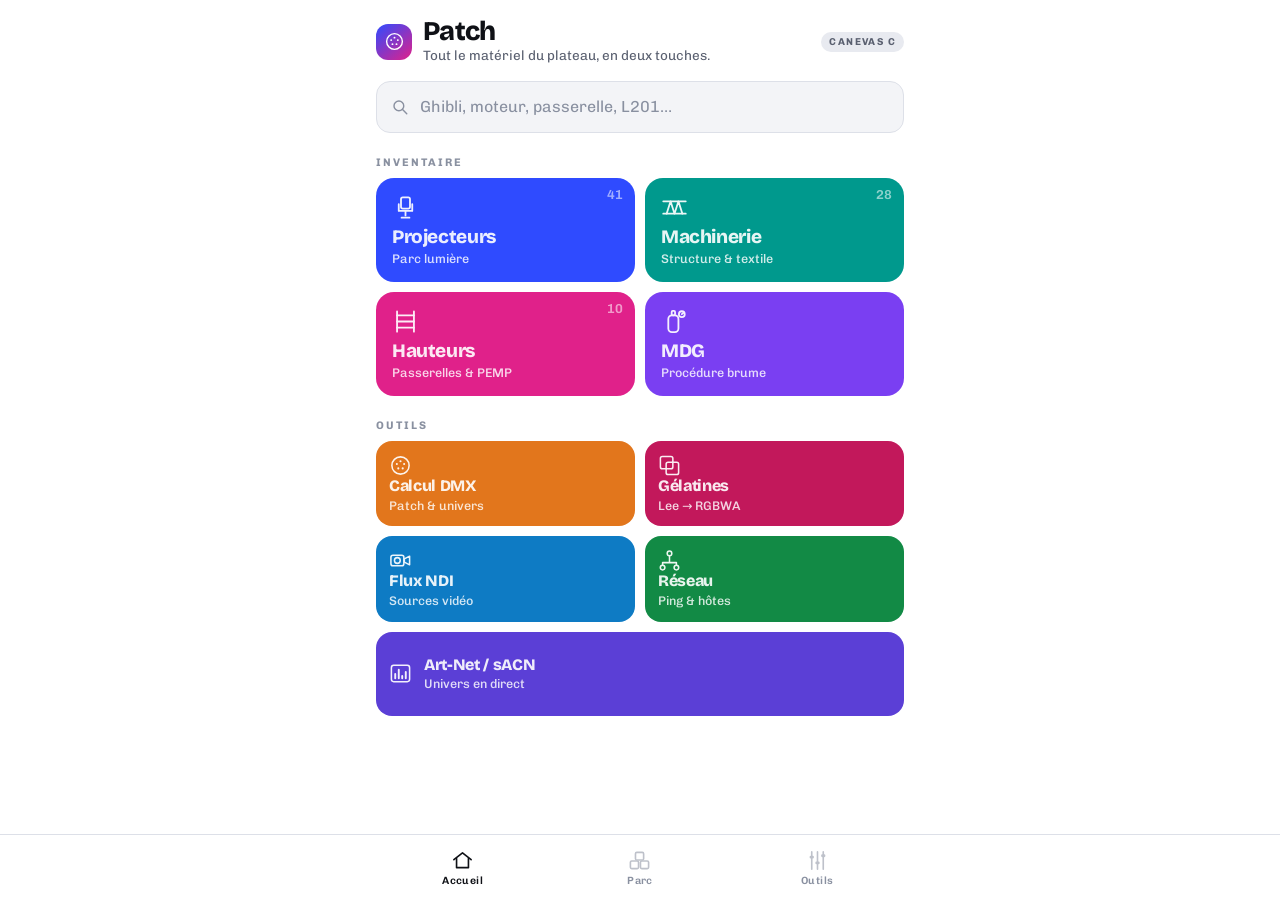
<file: inventaire/canevas-c-patch.html>
<!doctype html>
<html lang="fr">
<head>
<meta charset="utf-8">
<meta name="viewport" content="width=device-width, initial-scale=1, viewport-fit=cover">
<title>Patch Poche</title>
<link rel="preconnect" href="https://fonts.googleapis.com">
<link rel="preconnect" href="https://fonts.gstatic.com" crossorigin>
<link rel="stylesheet" href="https://fonts.googleapis.com/css2?family=Bricolage+Grotesque:opsz,wght@12..96,600;12..96,800&family=Chivo+Mono:wght@400;500;600&family=Chivo:wght@400;500;700&display=swap">
<style>
  :root{
    --bg:#FFFFFF; --sur:#F3F4F7; --sur2:#E8EAF0; --line:#DDE0E8;
    --ink:#0F1116; --ink2:#5A6070; --ink3:#8990A0;
    --proj:#2F4BFF; --mach:#00998D; --haut:#E0218A; --mdg:#7A3FF2;
    --dmx:#E2761C; --gel:#C2185B; --ndi:#0E7BC4; --net:#128A45; --art:#5B3FD6;
    --ok:#128A45; --ko:#D22B2B;
    --disp:"Bricolage Grotesque",system-ui,sans-serif;
    --body:"Chivo",system-ui,sans-serif;
    --mono:"Chivo Mono",ui-monospace,Menlo,monospace;
    color-scheme:light dark;
  }
  @media (prefers-color-scheme:dark){
    :root:not([data-theme="light"]){
      --bg:#0B0C10; --sur:#15171E; --sur2:#1E212B; --line:#2A2E3A;
      --ink:#EDEFF4; --ink2:#A0A7B8; --ink3:#767E90;
      --proj:#7B90FF; --mach:#31C9BA; --haut:#FF6BB5; --mdg:#A987FF;
      --dmx:#FFA34D; --gel:#FF6E9E; --ndi:#4FB2EC; --net:#45C47B; --art:#9384FF;
      --ok:#45C47B; --ko:#FF6B63;
    }
  }
  :root[data-theme="dark"]{
    --bg:#0B0C10; --sur:#15171E; --sur2:#1E212B; --line:#2A2E3A;
    --ink:#EDEFF4; --ink2:#A0A7B8; --ink3:#767E90;
    --proj:#7B90FF; --mach:#31C9BA; --haut:#FF6BB5; --mdg:#A987FF;
    --dmx:#FFA34D; --gel:#FF6E9E; --ndi:#4FB2EC; --net:#45C47B; --art:#9384FF;
    --ok:#45C47B; --ko:#FF6B63;
  }
  *{box-sizing:border-box}
  body{margin:0;background:var(--bg);color:var(--ink);font:15px/1.5 var(--body);
       -webkit-font-smoothing:antialiased}
  button,input{font:inherit;color:inherit}
  :focus-visible{outline:2px solid var(--proj);outline-offset:2px}

  .shell{max-width:560px;margin:0 auto;padding:0 16px
         calc(86px + env(safe-area-inset-bottom,0px));min-height:100%}

  .head{padding:18px 0 10px;display:flex;align-items:center;gap:11px}
  .head>div{flex:1;min-width:0}
  .head h1{font:800 27px/1 var(--disp);letter-spacing:-.025em;margin:0}
  .head .badge{margin-left:auto;font:700 10px/1 var(--body);letter-spacing:.14em;text-transform:uppercase;
       background:var(--sur2);color:var(--ink2);padding:5px 8px;border-radius:99px;white-space:nowrap}
  .head p{margin:0;color:var(--ink2);font-size:13.5px}

  .sbar{display:flex;align-items:center;gap:9px;background:var(--sur);border:1.5px solid var(--line);
        border-radius:14px;padding:12px 14px;margin:6px 0 18px}
  .sbar input{background:none;border:0;outline:none;width:100%;font-size:16px}
  .sbar input::placeholder{color:var(--ink3)}

  .tiles{display:grid;grid-template-columns:1fr 1fr;gap:10px}
  .tile{border:0;border-radius:18px;padding:16px;cursor:pointer;text-align:left;color:#fff;
        min-height:104px;display:flex;flex-direction:column;justify-content:space-between;
        background:var(--c);position:relative;overflow:hidden}
  .tile:active{transform:scale(.985)}
  .tile b{font:800 19px/1.1 var(--disp);letter-spacing:-.02em}
  .tile span{font:500 12.5px/1.25 var(--body);opacity:.9}
  .tile .n{position:absolute;right:12px;top:10px;font:600 13px/1 var(--mono);opacity:.55}
  .tile.wide{grid-column:1/-1;min-height:78px;flex-direction:row;align-items:center;gap:12px}
  .tile.wide b{font-size:17px}
  .tile.sm{min-height:84px;border-radius:16px;padding:13px}
  .tile.sm b{font-size:16px}

  h2.sec{font:700 11px/1 var(--body);letter-spacing:.18em;text-transform:uppercase;color:var(--ink3);
         margin:24px 0 10px}

  .bar{display:flex;align-items:center;gap:10px;padding:14px 0 12px;position:sticky;
       top:env(safe-area-inset-top,0px);background:var(--bg);z-index:4;border-bottom:1px solid var(--line);
       margin-bottom:14px}
  .bk{border:0;background:var(--sur);border-radius:99px;width:34px;height:34px;cursor:pointer;
      display:grid;place-items:center;flex:none;font-size:17px;line-height:1}
  .bar h2{font:800 20px/1.1 var(--disp);letter-spacing:-.02em;margin:0;flex:1;min-width:0}
  .bar .cnt{font:500 12px/1 var(--mono);color:var(--ink3)}

  .rowlist{display:flex;flex-direction:column;gap:8px}
  .row{display:flex;align-items:center;gap:12px;background:var(--sur);border:1px solid transparent;
       border-radius:14px;padding:12px 14px;cursor:pointer;text-align:left;width:100%}
  .row:hover{border-color:var(--line)}
  .row .av{width:38px;height:38px;border-radius:11px;flex:none;display:grid;place-items:center;
           font:700 12px/1 var(--mono);color:#fff;background:var(--c,var(--proj))}
  .row .g{flex:1;min-width:0}
  .row .g b{display:block;font:700 15px/1.2 var(--body)}
  .row .g span{font-size:12.5px;color:var(--ink2)}
  .row .r{text-align:right;font:500 13px/1.3 var(--mono);color:var(--ink2);
          font-variant-numeric:tabular-nums;white-space:nowrap}
  .row .r i{display:block;font-style:normal;font-size:11px;color:var(--ink3)}

  .pills{display:flex;gap:7px;overflow-x:auto;padding-bottom:12px;margin:0 -16px 6px;padding-inline:16px}
  .pill{border:1.5px solid var(--line);background:var(--bg);border-radius:99px;padding:7px 13px;
        font:600 13px/1 var(--body);white-space:nowrap;cursor:pointer;color:var(--ink2)}
  .pill[aria-pressed="true"]{background:var(--ink);border-color:var(--ink);color:var(--bg)}

  .hero{border-radius:20px;padding:20px;color:#fff;background:var(--c);margin-bottom:14px}
  .hero .kick{font:700 10.5px/1 var(--body);letter-spacing:.16em;text-transform:uppercase;opacity:.75}
  .hero h3{font:800 28px/1.05 var(--disp);letter-spacing:-.03em;margin:8px 0 4px}
  .hero p{margin:0;opacity:.85;font-size:14px}
  .hero .stats{display:flex;gap:20px;margin-top:16px;padding-top:14px;border-top:1px solid rgba(255,255,255,.25)}
  .hero .stats div b{display:block;font:600 20px/1 var(--mono)}
  .hero .stats div span{font-size:11px;opacity:.8;letter-spacing:.08em;text-transform:uppercase}

  .card{background:var(--sur);border-radius:16px;padding:16px;margin-bottom:10px}
  .card h4{font:700 11px/1 var(--body);letter-spacing:.16em;text-transform:uppercase;color:var(--ink3);margin:0 0 12px}
  .kv{display:flex;justify-content:space-between;gap:14px;padding:9px 0;border-bottom:1px solid var(--line);font-size:14px}
  .kv:last-child{border-bottom:0}
  .kv span{color:var(--ink2)}
  .kv b{font:500 15px/1 var(--mono);font-variant-numeric:tabular-nums}
  .chipdemo{display:inline-block;font:700 10px/1 var(--body);letter-spacing:.14em;text-transform:uppercase;
       color:var(--dmx);border:1.5px solid var(--dmx);border-radius:99px;padding:4px 8px}
  .chipok{display:inline-block;font:700 10px/1 var(--body);letter-spacing:.14em;text-transform:uppercase;
       color:var(--ok);border:1.5px solid var(--ok);border-radius:99px;padding:4px 8px}
  .muted{color:var(--ink3);font-size:13.5px}

  .f{display:flex;flex-direction:column;gap:6px;margin-bottom:12px}
  .f label{font:700 10.5px/1 var(--body);letter-spacing:.14em;text-transform:uppercase;color:var(--ink3)}
  .f input{background:var(--bg);border:1.5px solid var(--line);border-radius:12px;padding:12px 14px;
           font:500 17px/1 var(--mono);outline:none;width:100%}
  .f input:focus{border-color:var(--dmx)}
  .ff{display:grid;grid-template-columns:1fr 1fr;gap:10px}
  .big{border-radius:16px;padding:18px;background:var(--sur2);text-align:center;margin-bottom:12px}
  .big b{display:block;font:600 40px/1 var(--mono);color:var(--dmx);font-variant-numeric:tabular-nums}
  .big span{font:700 10.5px/1 var(--body);letter-spacing:.16em;text-transform:uppercase;color:var(--ink2)}

  .swg{display:grid;grid-template-columns:repeat(auto-fill,minmax(78px,1fr));gap:8px}
  .sw{border:0;padding:0;border-radius:14px;overflow:hidden;cursor:pointer;background:var(--sur);text-align:left}
  .sw .c{height:52px}
  .sw .t{padding:6px 8px;font:600 11.5px/1.3 var(--mono)}
  .sw .t span{display:block;font:400 10px/1.2 var(--body);color:var(--ink3);
              white-space:nowrap;overflow:hidden;text-overflow:ellipsis}
  .sw[aria-pressed="true"]{outline:2.5px solid var(--ink);outline-offset:-2.5px}
  .mix{display:flex;flex-direction:column;gap:10px}
  .ml{display:grid;grid-template-columns:54px 1fr 48px;align-items:center;gap:10px;font-size:13px}
  .ml .t{height:18px;border-radius:99px;background:var(--sur2);overflow:hidden}
  .ml .t>div{height:100%;border-radius:99px}
  .ml b{text-align:right;font:500 13.5px/1 var(--mono);font-variant-numeric:tabular-nums}

  .scale{display:flex;flex-direction:column-reverse;margin:4px 0 0 58px;border-left:2px solid var(--line)}
  .st{position:relative;padding:9px 0 9px 14px;display:flex;align-items:center;gap:8px;flex-wrap:wrap}
  .st:before{content:"";position:absolute;left:0;top:50%;width:10px;height:2px;background:var(--line)}
  .st .m{position:absolute;left:-58px;width:48px;text-align:right;font:500 13px/1 var(--mono);
         color:var(--ink2);font-variant-numeric:tabular-nums}
  .st b{font:700 14.5px/1.2 var(--body)}
  .st em{font-style:normal;font-size:12px;color:var(--ink3)}
  .st.pemp b{color:var(--haut)}

  .u512{display:grid;grid-template-columns:repeat(16,1fr);gap:2px;margin-top:10px}
  .c512{aspect-ratio:1;background:var(--sur2);border-radius:2px}

  .steps{margin:0;padding-left:20px;display:flex;flex-direction:column;gap:9px;font-size:14.5px}
  .steps li::marker{font-weight:700;color:var(--mdg)}
  .alert{background:var(--sur2);border-left:3px solid var(--ko);border-radius:0 10px 10px 0;
         padding:12px 14px;font-size:14px}

  nav.tabbar{position:fixed;left:0;right:0;bottom:0;background:color-mix(in srgb,var(--bg) 92%,transparent);
    backdrop-filter:blur(12px);border-top:1px solid var(--line);display:flex;justify-content:center;
    padding:8px 0 calc(8px + env(safe-area-inset-bottom,0px));z-index:10}
  .tabbar .in{display:flex;gap:4px;width:100%;max-width:560px;padding:0 16px}
  .tb{flex:1;border:0;background:none;cursor:pointer;display:flex;flex-direction:column;align-items:center;
      gap:4px;padding:6px 0;color:var(--ink3);font:600 10.5px/1 var(--body);letter-spacing:.04em}
  .tb[aria-current="true"]{color:var(--ink)}
  .tb .ic{width:23px;height:23px;opacity:.55}
  .tb[aria-current="true"] .ic{opacity:1}

  /* ------------------------------ pictogrammes ------------------------- */
  .sprite{position:absolute;width:0;height:0;overflow:hidden}
  .ic{fill:none;stroke:currentColor;stroke-width:1.7;stroke-linecap:round;stroke-linejoin:round;
      flex:none;display:block}
  .mark{width:36px;height:36px;border-radius:12px;flex:none;display:grid;place-items:center;color:#fff;
        background:linear-gradient(140deg,var(--proj),var(--haut))}
  .mark .ic{width:21px;height:21px;stroke-width:1.6}
  .tile .ic{width:27px;height:27px;opacity:.92;stroke-width:1.6}
  .tile.sm .ic{width:23px;height:23px}
  .tile .tx{display:flex;flex-direction:column;gap:3px;min-width:0}
  .tile.wide .tx{flex:1}
  .row .av .ic{width:20px;height:20px;stroke-width:1.8}
  .bk .ic{width:17px;height:17px}
  .sbar .ic{width:18px;height:18px;color:var(--ink3);stroke-width:1.9}
  .st .ic,.kv .ic{width:17px;height:17px;color:var(--ink3)}
</style>
</head>
<body>
<svg class="sprite" aria-hidden="true" focusable="false"><defs>
  <symbol id="i-lyre" viewBox="0 0 24 24"><rect x="8" y="3" width="8" height="10" rx="1.6"/><path d="M6 15V9M18 15V9M6 15h12M12 15v4M8.5 21h7"/></symbol>
  <symbol id="i-decoupe" viewBox="0 0 24 24"><rect x="2.5" y="8" width="5.5" height="8" rx="1.2"/><rect x="8" y="9.5" width="9.5" height="5" rx="1.2"/><path d="M17.5 8.5v7M20.5 6.5v11M11 9.5V7.5M14 14.5v2"/></symbol>
  <symbol id="i-pc" viewBox="0 0 24 24"><rect x="2.5" y="7" width="7" height="10" rx="1.4"/><circle cx="15" cy="12" r="5"/><circle cx="15" cy="12" r="2.1"/><path d="M12 5.5v-2"/></symbol>
  <symbol id="i-wash" viewBox="0 0 24 24"><rect x="3.5" y="6.5" width="8" height="11" rx="1.6"/><path d="M14.5 8l5.5-2.5M14.5 12h6M14.5 16l5.5 2.5"/></symbol>
  <symbol id="i-barre" viewBox="0 0 24 24"><rect x="2" y="9" width="20" height="6" rx="2"/><circle cx="6" cy="12" r="1" fill="currentColor" stroke="none"/><circle cx="10" cy="12" r="1" fill="currentColor" stroke="none"/><circle cx="14" cy="12" r="1" fill="currentColor" stroke="none"/><circle cx="18" cy="12" r="1" fill="currentColor" stroke="none"/></symbol>
  <symbol id="i-tube" viewBox="0 0 24 24"><rect x="9" y="2" width="6" height="20" rx="3"/><circle cx="12" cy="7" r=".9" fill="currentColor" stroke="none"/><circle cx="12" cy="12" r=".9" fill="currentColor" stroke="none"/><circle cx="12" cy="17" r=".9" fill="currentColor" stroke="none"/></symbol>
  <symbol id="i-fumee" viewBox="0 0 24 24"><rect x="2.5" y="12.5" width="11" height="7.5" rx="1.6"/><path d="M13.5 16h2"/><path d="M16 15.5c2-1.8 3.5.4 5.2-1.6M15.5 11.2c2-1.8 3.5.4 5.2-1.6M16.5 6.8c2-1.8 3.5.4 5.2-1.6"/><circle cx="5.5" cy="16.3" r="1.1" fill="currentColor" stroke="none"/></symbol>
  <symbol id="i-poursuite" viewBox="0 0 24 24"><rect x="2.5" y="8.5" width="7" height="6" rx="1.4"/><path d="M6 14.5v4.5M3.5 21h5"/><path d="M9.5 9.5l11-4v13l-11-4z"/></symbol>
  <symbol id="i-power" viewBox="0 0 24 24"><rect x="3" y="4" width="18" height="16" rx="3"/><path d="M13.2 8l-3.4 4.6h3.6L11 16.6"/></symbol>
  <symbol id="i-moteur" viewBox="0 0 24 24"><rect x="6.5" y="2.5" width="11" height="6.5" rx="1.5"/><path d="M12 9v2.5M12 12.5v2.5"/><path d="M9.8 17.8a2.4 2.4 0 1 0 4.4-1.3V15"/></symbol>
  <symbol id="i-structure" viewBox="0 0 24 24"><path d="M2 6.5h20M2 17.5h20"/><path d="M5 17.5L8.5 6.5 12 17.5l3.5-11L19 17.5"/></symbol>
  <symbol id="i-collier" viewBox="0 0 24 24"><path d="M15.5 6.5a6 6 0 1 0 0 11"/><path d="M15.5 6.5h3.2M15.5 17.5h3.2M18.7 9.5v5"/><circle cx="11.5" cy="12" r="2.6"/></symbol>
  <symbol id="i-textile" viewBox="0 0 24 24"><path d="M2.5 4h19"/><path d="M5.5 4v14M10 4v14M14 4v14M18.5 4v14"/><path d="M3.5 18.5q2.5 2.4 5 0t5 0 5 0 2 0"/></symbol>
  <symbol id="i-tapis" viewBox="0 0 24 24"><path d="M8 5h10.5a4 4 0 0 1 0 8H8"/><circle cx="8" cy="9" r="4"/><circle cx="8" cy="9" r="1.3"/><path d="M2.5 19.5h19"/></symbol>
  <symbol id="i-passerelle" viewBox="0 0 24 24"><path d="M4.5 21V3M19.5 21V3"/><path d="M4.5 6.5h15M4.5 12h15M4.5 17.5h15"/></symbol>
  <symbol id="i-nacelle" viewBox="0 0 24 24"><rect x="3.5" y="2.5" width="17" height="3" rx="1"/><path d="M7 6.5l10 7.5M17 6.5L7 14"/><rect x="4.5" y="14.5" width="15" height="4" rx="1.2"/><circle cx="8" cy="20.3" r="1.4"/><circle cx="16" cy="20.3" r="1.4"/></symbol>
  <symbol id="i-mdg" viewBox="0 0 24 24"><rect x="6.5" y="6.5" width="9" height="15" rx="3.2"/><rect x="9.5" y="2.5" width="3" height="4" rx="1"/><circle cx="18.5" cy="5.5" r="2.6"/><path d="M18.5 5.5l1.4-1.2"/></symbol>
  <symbol id="i-dmx" viewBox="0 0 24 24"><circle cx="12" cy="12" r="9"/><circle cx="12" cy="7.6" r="1.1" fill="currentColor" stroke="none"/><circle cx="8.2" cy="10.4" r="1.1" fill="currentColor" stroke="none"/><circle cx="15.8" cy="10.4" r="1.1" fill="currentColor" stroke="none"/><circle cx="9.7" cy="15" r="1.1" fill="currentColor" stroke="none"/><circle cx="14.3" cy="15" r="1.1" fill="currentColor" stroke="none"/></symbol>
  <symbol id="i-gel" viewBox="0 0 24 24"><rect x="2.5" y="2.5" width="13" height="13" rx="2"/><rect x="8.5" y="8.5" width="13" height="13" rx="2"/></symbol>
  <symbol id="i-ndi" viewBox="0 0 24 24"><rect x="2" y="6.5" width="13.5" height="11" rx="2.2"/><circle cx="8.7" cy="12" r="3"/><path d="M16 10.3l5.5-2.8v9l-5.5-2.8z"/></symbol>
  <symbol id="i-reseau" viewBox="0 0 24 24"><circle cx="12" cy="4.6" r="2.4"/><circle cx="4.8" cy="19.4" r="2.4"/><circle cx="19.2" cy="19.4" r="2.4"/><path d="M12 7v3.6M4.8 17v-2.8h14.4V17M12 10.6v3.6"/></symbol>
  <symbol id="i-artnet" viewBox="0 0 24 24"><rect x="2.5" y="3.5" width="19" height="17" rx="2.4"/><path d="M6.5 17v-4.5M10.2 17V8M13.8 17v-2.5M17.5 17v-6.5" stroke-width="2"/></symbol>
  <symbol id="i-home" viewBox="0 0 24 24"><path d="M3 11.2L12 4l9 7.2"/><path d="M5.8 10v9.5h12.4V10"/></symbol>
  <symbol id="i-parc" viewBox="0 0 24 24"><rect x="2.5" y="12.5" width="8.5" height="8" rx="1.4"/><rect x="13" y="12.5" width="8.5" height="8" rx="1.4"/><rect x="7.8" y="3.5" width="8.5" height="8" rx="1.4"/></symbol>
  <symbol id="i-outils" viewBox="0 0 24 24"><path d="M6 3v18M12 3v18M18 3v18"/><rect x="3.8" y="7" width="4.4" height="3" rx="1.2" fill="currentColor" stroke="none"/><rect x="9.8" y="13" width="4.4" height="3" rx="1.2" fill="currentColor" stroke="none"/><rect x="15.8" y="5.5" width="4.4" height="3" rx="1.2" fill="currentColor" stroke="none"/></symbol>
  <symbol id="i-search" viewBox="0 0 24 24"><circle cx="10.5" cy="10.5" r="6.5"/><path d="M15.4 15.4L21 21"/></symbol>
  <symbol id="i-back" viewBox="0 0 24 24"><path d="M15 4.5L7.5 12l7.5 7.5"/></symbol>
</defs></svg>
<div class="shell" id="app"></div>
<nav class="tabbar"><div class="in">
  <button class="tb" data-t="home"><svg class="ic"><use href="#i-home"/></svg>Accueil</button>
  <button class="tb" data-t="parc"><svg class="ic"><use href="#i-parc"/></svg>Parc</button>
  <button class="tb" data-t="tools"><svg class="ic"><use href="#i-outils"/></svg>Outils</button>
</div></nav>

<script src="common.js"></script>
<script>
const $ = (s, r=document) => r.querySelector(s);
const el = (t, c, h) => { const n = document.createElement(t); if(c) n.className = c; if(h!=null) n.innerHTML = h; return n; };
const esc = s => String(s ?? "").replace(/[&<>"]/g, c => ({"&":"&amp;","<":"&lt;",">":"&gt;",'"':"&quot;"}[c]));
const vg = n => String(n).replace(".", ",");
const S = { tab:"home", route:{ v:"home" }, q:"", marque:null, gel:LEE.find(g => g.ref === "L128") || LEE[0] };

const ic = (n, cls="ic") => `<svg class="${cls}" aria-hidden="true"><use href="#i-${n}"/></svg>`;
const ICO_FAM = {
  "Lyre découpe":"lyre", "Lyre wash":"lyre", "Lyre beam":"lyre", "Lyre hybride":"lyre",
  "Découpe":"decoupe", "Découpe LED":"decoupe", "Poursuite":"poursuite",
  "PC":"pc", "Fresnel LED":"pc",
  "Wash LED":"wash", "Wash LED IP":"wash", "Cyclo LED":"wash",
  "Barre LED":"barre", "Tube LED":"tube",
  "Machine à brume":"fumee", "Machine à fumée lourde":"fumee", "Accessoire":"power"
};
const ICO_MACH = {
  Structure:"structure", Accroche:"collier", Moteurs:"moteur", "Mono tube":"barre",
  "Tapis de danse":"tapis", Frises:"textile", Pendrillon:"textile", Fond:"textile",
  "Demi fond":"textile", Cyclorama:"textile", Inter:"textile"
};
const ICO_HAUT = { Passerelle:"passerelle", "Plateforme élévatrice":"nacelle" };

const CATS = [
  { k:"proj", t:"Projecteurs", s:"Parc lumière", c:"var(--proj)", n:PROJECTEURS.length, i:"lyre" },
  { k:"mach", t:"Machinerie", s:"Structure & textile", c:"var(--mach)", n:MACHINERIE.length, i:"structure" },
  { k:"haut", t:"Hauteurs", s:"Passerelles & PEMP", c:"var(--haut)", n:HAUTEURS.length, i:"passerelle" },
  { k:"mdg", t:"MDG", s:"Procédure brume", c:"var(--mdg)", n:null, i:"mdg" }
];
const TOOLS = [
  { k:"dmx", t:"Calcul DMX", s:"Patch & univers", c:"var(--dmx)", i:"dmx" },
  { k:"gel", t:"Gélatines", s:"Lee → RGBWA", c:"var(--gel)", i:"gel" },
  { k:"ndi", t:"Flux NDI", s:"Sources vidéo", c:"var(--ndi)", i:"ndi" },
  { k:"net", t:"Réseau", s:"Ping & hôtes", c:"var(--net)", i:"reseau" },
  { k:"art", t:"Art-Net / sACN", s:"Univers en direct", c:"var(--art)", i:"artnet" }
];
const go = r => { S.route = r; window.scrollTo(0, 0); render(); };

/* -------------------------------- écrans -------------------------------- */
function home(){
  const d = el("div");
  d.innerHTML = `<div class="head"><span class="mark">${ic("dmx")}</span>
      <div><h1>Patch</h1><p>Tout le matériel du plateau, en deux touches.</p></div>
      <span class="badge">Canevas C</span></div>
    <label class="sbar">${ic("search")}
      <input id="q" value="${esc(S.q)}" placeholder="Ghibli, moteur, passerelle, L201…" autocomplete="off"></label>`;
  if(S.q.trim()) { d.append(resultats()); return d; }
  d.insertAdjacentHTML("beforeend", `<h2 class="sec">Inventaire</h2>`);
  const g = el("div", "tiles");
  CATS.forEach(c => {
    const b = el("button", "tile");
    b.style.setProperty("--c", c.c);
    b.innerHTML = `${c.n ? `<span class="n">${c.n}</span>` : ""}${ic(c.i)}
      <span class="tx"><b>${c.t}</b><span>${c.s}</span></span>`;
    b.onclick = () => go({ v:c.k });
    g.append(b);
  });
  d.append(g);
  d.insertAdjacentHTML("beforeend", `<h2 class="sec">Outils</h2>`);
  const g2 = el("div", "tiles");
  TOOLS.forEach((c, i) => {
    const b = el("button", "tile sm" + (i === 4 ? " wide" : ""));
    b.style.setProperty("--c", c.c);
    b.innerHTML = `${ic(c.i)}<span class="tx"><b>${c.t}</b><span>${c.s}</span></span>`;
    b.onclick = () => go({ v:c.k });
    g2.append(b);
  });
  d.append(g2);
  return d;
}

function resultats(){
  const q = S.q.toLowerCase();
  const d = el("div");
  const proj = PROJECTEURS.filter(p => (p.nom + " " + p.marque + " " + p.fam).toLowerCase().includes(q));
  const mach = MACHINERIE.filter(m => (m.nom + " " + m.type).toLowerCase().includes(q));
  const haut = HAUTEURS.filter(h => h.nom.toLowerCase().includes(q));
  const gel = LEE.filter(g => (g.ref + " " + g.nom).toLowerCase().includes(q));
  const bloc = (titre, items, fn) => {
    if(!items.length) return;
    d.insertAdjacentHTML("beforeend", `<h2 class="sec">${titre} · ${items.length}</h2>`);
    const l = el("div", "rowlist");
    items.slice(0, 8).forEach(x => l.append(fn(x)));
    d.append(l);
  };
  bloc("Projecteurs", proj, p => rowProj(p));
  bloc("Machinerie", mach, m => rowSimple(m.nom, m.type, m.nb ? "×" + m.nb : "", m.charge || m.l || "",
    "var(--mach)", ICO_MACH[m.type] || "structure"));
  bloc("Hauteurs", haut, h => rowSimple(h.nom, h.type, vg(h.h.toFixed(2)) + " m", h.charge ? h.charge + " kg" : "",
    "var(--haut)", ICO_HAUT[h.type] || "passerelle"));
  bloc("Gélatines", gel, g => { const r = rowSimple(g.ref, g.nom, "", "", g.hex, "gel");
    r.onclick = () => { S.gel = g; go({ v:"gel" }); }; return r; });
  if(!proj.length && !mach.length && !haut.length && !gel.length)
    d.insertAdjacentHTML("beforeend", `<p class="muted" style="margin-top:20px">Rien pour « ${esc(S.q)} ».</p>`);
  return d;
}

function rowProj(p){
  const b = el("button", "row");
  b.style.setProperty("--c", "var(--proj)");
  b.innerHTML = `<span class="av">${ic(ICO_FAM[p.fam] || "lyre")}</span>
    <span class="g"><b>${esc(p.nom)}</b><span>${esc(p.marque)} · ${esc(p.fam)}</span></span>
    <span class="r">${esc(p.w)}<i>${p.nb ? "×" + p.nb : esc(p.kg)}</i></span>`;
  b.onclick = () => go({ v:"fiche", p });
  return b;
}
function rowSimple(t, s, r, r2, c, icone){
  const b = el("button", "row");
  b.style.setProperty("--c", c);
  b.innerHTML = `<span class="av">${icone ? ic(icone) : esc(String(t).slice(0, 2).toUpperCase())}</span>
    <span class="g"><b>${esc(t)}</b><span>${esc(s)}</span></span>
    <span class="r">${esc(r)}<i>${esc(r2)}</i></span>`;
  return b;
}
function bar(titre, cnt, back){
  const d = el("div", "bar");
  const b = el("button", "bk", ic("back"));
  b.setAttribute("aria-label", "Retour");
  b.onclick = back || (() => go({ v:"home" }));
  d.append(b, el("h2", null, esc(titre)));
  if(cnt) d.append(el("span", "cnt", cnt));
  return d;
}

function vProj(){
  const d = el("div");
  d.append(bar("Projecteurs", PROJECTEURS.length + " réf."));
  const p = el("div", "pills");
  const mk = (lab, on, fn) => { const b = el("button", "pill", lab);
    b.setAttribute("aria-pressed", on ? "true" : "false"); b.onclick = fn; return b; };
  p.append(mk("Tout", !S.marque, () => { S.marque = null; render(); }));
  MARQUES.forEach(m => p.append(mk(m, S.marque === m, () => { S.marque = S.marque === m ? null : m; render(); })));
  d.append(p);
  const l = el("div", "rowlist");
  PROJECTEURS.filter(x => !S.marque || x.marque === S.marque).forEach(x => l.append(rowProj(x)));
  d.append(l);
  return d;
}

function vFiche(p){
  const d = el("div");
  d.append(bar(p.marque, null, () => go({ v:"proj" })));
  const h = el("div", "hero");
  h.style.setProperty("--c", "var(--proj)");
  h.innerHTML = `<div class="kick">${esc(p.fam)}</div><h3>${esc(p.nom)}</h3>
    <p>${esc(p.marque)}</p>
    <div class="stats"><div><b>${esc(p.w)}</b><span>Puissance</span></div>
      <div><b>${esc(p.kg)}</b><span>Poids</span></div>
      <div><b>${p.nb ?? "—"}</b><span>Au parc</span></div></div>`;
  d.append(h);
  const m = el("div", "card");
  m.innerHTML = `<h4>Modes DMX ${p.modesDemo ? '<span class="chipdemo" style="float:right;margin-top:-4px">démo</span>' : ""}</h4>
    ${p.modes ? p.modes.map(x => `<div class="kv"><span>${esc(x.mode)}</span><b>${x.ch} ch</b></div>`).join("")
      : `<p class="muted">Non renseignés — champ prêt dans la base, à remplir depuis la fiche constructeur.</p>`}`;
  d.append(m);
  const a = el("div", "card");
  a.innerHTML = `<h4>Accroche</h4>
    <div class="kv"><span>Collier</span><b>Double Doughty</b></div>
    <div class="kv"><span>Charge collier</span><b>750 kg</b></div>
    <div class="kv"><span>Perche basse</span><b>7,75 m</b></div>`;
  d.append(a);
  return d;
}

function vMach(){
  const d = el("div");
  d.append(bar("Machinerie", MACHINERIE.length + " réf."));
  const types = [...new Set(MACHINERIE.map(m => m.type))];
  types.forEach(t => {
    d.insertAdjacentHTML("beforeend", `<h2 class="sec">${esc(t)}</h2>`);
    const l = el("div", "rowlist");
    MACHINERIE.filter(m => m.type === t).forEach(m =>
      l.append(rowSimple(m.nom, [m.l && "L " + m.l, m.h && "H " + m.h, m.vit, m.trust].filter(Boolean).join(" · ") || "—",
        m.nb ? "×" + m.nb : "", m.charge || "", "var(--mach)", ICO_MACH[m.type] || "structure")));
    d.append(l);
  });
  return d;
}

function vHaut(){
  const d = el("div");
  d.append(bar("Hauteurs", HAUTEURS.length + " niveaux"));
  const h = el("div", "hero");
  h.style.setProperty("--c", "var(--haut)");
  h.innerHTML = `<div class="kick">Plateau</div><h3>Grill à 17,00 m</h3>
    <p>Neuf niveaux de passerelle, une nacelle.</p>
    <div class="stats"><div><b>7,75</b><span>plus bas (m)</span></div>
      <div><b>17,00</b><span>grill (m)</span></div>
      <div><b>136</b><span>PEMP (kg)</span></div></div>`;
  d.append(h);
  const c = el("div", "card");
  c.innerHTML = `<h4>Élévation</h4><div class="scale">
    ${[...HAUTEURS].sort((a, b) => a.h - b.h).map(x => `<div class="st ${x.type === "Plateforme élévatrice" ? "pemp" : ""}">
      <span class="m">${vg(x.h.toFixed(2))}</span>${ic(ICO_HAUT[x.type] || "passerelle")}<b>${esc(x.nom)}</b>
      ${x.charge ? `<em>${x.charge} kg</em>` : ""}${x.note ? `<em>${esc(x.note)}</em>` : ""}</div>`).join("")}
  </div>`;
  d.append(c);
  return d;
}

function vMdg(){
  const d = el("div");
  d.append(bar("MDG"));
  const h = el("div", "hero");
  h.style.setProperty("--c", "var(--mdg)");
  h.innerHTML = `<div class="kick">Machine à brume</div><h3>3,5 bar</h3>
    <p>Pression bouteille de référence.</p>`;
  d.append(h);
  const a = el("div", "card");
  a.innerHTML = `<h4>Mise en service</h4><ol class="steps">${MDG.allumage.map(s => `<li>${esc(s)}</li>`).join("")}</ol>`;
  const b = el("div", "card");
  b.innerHTML = `<h4>Extinction</h4><ol class="steps">${MDG.extinction.map(s => `<li>${esc(s)}</li>`).join("")}</ol>`;
  const c = el("div", "card");
  c.innerHTML = `<h4>Alerte</h4>${MDG.alertes.map(x => `<div class="alert">${esc(x)}</div>`).join("")}`;
  d.append(a, b, c);
  return d;
}

function vDmx(){
  const d = el("div");
  d.append(bar("Calcul DMX"));
  const f = el("div", "card");
  f.innerHTML = `<h4>Patch</h4>
    <div class="ff"><div class="f"><label for="u">Univers</label><input id="u" type="number" min="1" value="1"></div>
      <div class="f"><label for="c">Canal</label><input id="c" type="number" min="1" max="512" value="1"></div></div>
    <div class="ff"><div class="f"><label for="fp">Empreinte</label><input id="fp" type="number" min="1" max="512" value="20"></div>
      <div class="f"><label for="n">Appareils</label><input id="n" type="number" min="1" max="200" value="10"></div></div>`;
  d.append(f);
  const o = el("div");
  o.id = "out";
  d.append(o);
  const calc = () => {
    const u = Math.max(1, +$("#u").value || 1), c = Math.min(512, Math.max(1, +$("#c").value || 1));
    const fp = Math.min(512, Math.max(1, +$("#fp").value || 1)), n = Math.max(1, +$("#n").value || 1);
    const l = patch(u, c, n, fp), last = l[l.length - 1], a = artnet(u), s = sacn(u);
    o.innerHTML = `<div class="big"><b>${parUnivers(fp)}</b><span>appareils par univers</span></div>
      <div class="card"><h4>Résultat</h4>
        <div class="kv"><span>Dernière adresse</span><b>U${last.u} / ${last.ch}</b></div>
        <div class="kv"><span>Univers occupés</span><b>${last.u - u + 1}</b></div>
        <div class="kv"><span>Canaux utilisés</span><b>${n * fp}</b></div>
        <div class="kv"><span>Art-Net (U${u})</span><b>${a.net}.${a.sub}.${a.uni}</b></div>
        <div class="kv"><span>sACN multicast</span><b>${s.ip}</b></div></div>
      <div class="card"><h4>Adresses</h4>
        ${l.map(x => `<div class="kv"><span>App. ${x.n}${x.saut ? " · nouvel univers" : ""}</span>
          <b>U${x.u} / ${x.ch}–${x.fin}</b></div>`).join("")}</div>`;
  };
  f.addEventListener("input", calc);
  setTimeout(calc);
  return d;
}

function vGel(){
  const d = el("div");
  d.append(bar("Gélatines → RGBWA", LEE.length + " réf."));
  const x = S.gel, c = toRGBWA(x.hex);
  const h = el("div", "hero");
  h.style.background = x.hex;
  h.style.color = (c.pct.w > 55 || c.pct.a > 60) ? "#10131A" : "#fff";
  h.innerHTML = `<div class="kick">Lee</div><h3>${x.ref}</h3><p>${esc(x.nom)}</p>`;
  d.append(h);
  const m = el("div", "card");
  const line = (lab, col, v) => `<div class="ml"><span>${lab}</span>
    <div class="t"><div style="width:${v}%;background:${col}"></div></div><b>${v}%</b></div>`;
  m.innerHTML = `<h4>Mélange conseillé</h4><div class="mix">
      ${line("Rouge", "#E02B24", c.pct.r)}${line("Vert", "#12A056", c.pct.g)}
      ${line("Bleu", "#1C6BD0", c.pct.b)}${line("Blanc", "#B8BFCC", c.pct.w)}
      ${line("Ambre", "#E89923", c.pct.a)}</div>
    <div class="kv" style="margin-top:14px"><span>DMX 8 bits</span>
      <b>${c.dmx.r}·${c.dmx.g}·${c.dmx.b}·${c.dmx.w}·${c.dmx.a}</b></div>
    <p class="muted" style="margin:10px 0 0">Teinte approchée — à recaler au colorimètre.</p>`;
  d.append(m);
  const g = el("div", "card");
  g.innerHTML = `<h4>Nuancier</h4>`;
  const sw = el("div", "swg");
  LEE.forEach(y => {
    const b = el("button", "sw");
    b.setAttribute("aria-pressed", y === x ? "true" : "false");
    b.innerHTML = `<div class="c" style="background:${y.hex}"></div>
      <div class="t">${y.ref}<span>${esc(y.nom)}</span></div>`;
    b.onclick = () => { S.gel = y; render(); window.scrollTo(0, 0); };
    sw.append(b);
  });
  g.append(sw);
  d.append(g);
  return d;
}

function vNdi(){
  const d = el("div");
  d.append(bar("Flux NDI", DEMO_NDI.filter(n => n.ok).length + " actifs"));
  d.insertAdjacentHTML("beforeend", `<p><span class="chipdemo">Démo</span>
    <span class="muted"> découverte via l’agent local</span></p>`);
  const l = el("div", "rowlist");
  l.style.marginTop = "12px";
  DEMO_NDI.forEach(n => {
    const b = el("button", "row");
    b.style.setProperty("--c", n.ok ? "var(--ndi)" : "var(--ink3)");
    b.innerHTML = `<span class="av">${ic("ndi")}</span>
      <span class="g"><b>${esc(n.nom)}</b><span>${esc(n.machine)} · ${esc(n.fmt)}</span></span>
      <span class="r">${n.ok ? n.mbps + " Mb/s" : "hors ligne"}<i>${n.tally ?? ""}</i></span>`;
    l.append(b);
  });
  d.append(l);
  return d;
}

function vNet(){
  const ok = DEMO_RESEAU.filter(r => r.ok);
  const d = el("div");
  d.append(bar("Réseau", ok.length + "/" + DEMO_RESEAU.length));
  const h = el("div", "hero");
  h.style.setProperty("--c", "var(--net)");
  h.innerHTML = `<div class="kick">192.168.0.0/24</div><h3>${ok.length} hôtes</h3>
    <p>1 nœud sans réponse.</p>
    <div class="stats"><div><b>${vg((ok.reduce((a, r) => a + r.ms, 0) / ok.length).toFixed(1))} ms</b><span>latence moy.</span></div>
      <div><b>${DEMO_RESEAU.length}</b><span>scannés</span></div></div>`;
  d.append(h);
  d.insertAdjacentHTML("beforeend", `<p><span class="chipdemo">Démo</span></p>`);
  const l = el("div", "rowlist");
  l.style.marginTop = "12px";
  DEMO_RESEAU.forEach(r => {
    const b = el("button", "row");
    b.style.setProperty("--c", r.ok ? "var(--net)" : "var(--ko)");
    b.innerHTML = `<span class="av">${ic("reseau")}</span>
      <span class="g"><b>${esc(r.nom)}</b><span>${r.ip} · ${esc(r.role)}</span></span>
      <span class="r">${r.ok ? vg(r.ms.toFixed(1)) + " ms" : "timeout"}</span>`;
    l.append(b);
  });
  d.append(l);
  return d;
}

function vArt(){
  const d = el("div");
  d.append(bar("Art-Net / sACN"));
  d.insertAdjacentHTML("beforeend", `<p><span class="chipdemo">Démo</span>
    <span class="muted"> écoute via l’agent local</span></p>`);
  const c = el("div", "card");
  c.style.marginTop = "12px";
  c.innerHTML = `<h4>Univers 1 — 512 canaux</h4><div class="u512" id="u512"></div>
    <div class="kv" style="margin-top:12px"><span>Source</span><b>192.168.0.10</b></div>
    <div class="kv"><span>Protocole</span><b>sACN · prio 100</b></div>
    <div class="kv"><span>Rafraîchissement</span><b>44 Hz</b></div>`;
  d.append(c);
  const s = el("div", "card");
  s.innerHTML = `<h4>Émetteurs</h4>${DEMO_SOURCES_DMX.map(x =>
    `<div class="kv"><span>${esc(x.nom)} · ${x.proto}</span><b>U${x.univ.join(",")}</b></div>`).join("")}`;
  d.append(s);
  setTimeout(() => {
    const grid = $("#u512"); if(!grid) return;
    const cells = Array.from({length:512}, () => { const q = el("div", "c512"); grid.append(q); return q; });
    let t = 0;
    const paint = () => {
      const v = demoUniverse(t);
      cells.forEach((q, i) => q.style.background = v[i]
        ? `color-mix(in srgb, var(--art) ${14 + v[i] / 255 * 86}%, var(--sur2))` : "var(--sur2)");
      t += 2;
    };
    paint();
    if(!matchMedia("(prefers-reduced-motion: reduce)").matches){
      const id = setInterval(() => { document.body.contains(grid) ? paint() : clearInterval(id); }, 140);
    }
  });
  return d;
}

/* -------------------------------- moteur -------------------------------- */
const VIEWS = { home, proj:vProj, mach:vMach, haut:vHaut, mdg:vMdg, dmx:vDmx, gel:vGel,
                ndi:vNdi, net:vNet, art:vArt };
function render(){
  const r = S.route;
  const node = r.v === "fiche" ? vFiche(r.p) : VIEWS[r.v]();
  $("#app").replaceChildren(node);
  const q = $("#q");
  if(q){
    q.addEventListener("input", e => { S.q = e.target.value; const pos = e.target.selectionStart; render();
      const n = $("#q"); if(n){ n.focus(); n.setSelectionRange(pos, pos); } });
  }
  const t = ["proj", "mach", "haut", "mdg", "fiche"].includes(r.v) ? "parc"
          : r.v === "home" ? "home" : "tools";
  document.querySelectorAll(".tb").forEach(b => b.setAttribute("aria-current", b.dataset.t === t ? "true" : "false"));
}
document.querySelectorAll(".tb").forEach(b => b.onclick = () => {
  S.q = "";
  go({ v:b.dataset.t === "home" ? "home" : b.dataset.t === "parc" ? "proj" : "dmx" });
});
render();
</script>
</body>
</html>
</file>
<file: canevas/socle.css>
/* ---------------------------------------------------------------------------
   Socle visuel commun aux quatre canevas : jetons de couleur, typographie,
   remise à zéro. Chaque canevas pose ensuite sa propre mise en page — c'est
   justement ce qu'il s'agit de comparer.

   Les polices de l'application (Bricolage Grotesque, Chivo, Chivo Mono) ne
   sont pas embarquées ici : ces pages sont des maquettes, pas l'application.
   La pile système garde les mêmes proportions.
--------------------------------------------------------------------------- */

:root{
  --bg:#FFFFFF; --sur:#F3F4F7; --sur2:#E8EAF0; --line:#DDE0E8;
  --ink:#0F1116; --ink2:#5A6070; --ink3:#8990A0;
  --dmx:#E2761C; --tel:#0F7C8C; --proj:#2F4BFF;
  --ok:#128A45; --ko:#D22B2B; --warn:#E2761C;
  --disp:system-ui,-apple-system,"Segoe UI",sans-serif;
  --body:system-ui,-apple-system,"Segoe UI",sans-serif;
  --mono:ui-monospace,SFMono-Regular,Menlo,"Cascadia Mono",monospace;
  color-scheme:light dark;
}
@media (prefers-color-scheme:dark){
  :root:not([data-theme="light"]){
    --bg:#0B0C10; --sur:#15171E; --sur2:#1E212B; --line:#2A2E3A;
    --ink:#EDEFF4; --ink2:#A0A7B8; --ink3:#767E90;
    --dmx:#FFA34D; --tel:#3FC7DC; --proj:#7B90FF;
    --ok:#45C47B; --ko:#FF6B63; --warn:#FFA34D;
  }
}
:root[data-theme="dark"]{
  --bg:#0B0C10; --sur:#15171E; --sur2:#1E212B; --line:#2A2E3A;
  --ink:#EDEFF4; --ink2:#A0A7B8; --ink3:#767E90;
  --dmx:#FFA34D; --tel:#3FC7DC; --proj:#7B90FF;
  --ok:#45C47B; --ko:#FF6B63; --warn:#FFA34D;
}

*{box-sizing:border-box}
[hidden]{display:none!important}
html,body{height:100%}
/* Le bandeau de maquette occupe le haut, le canevas prend le reste : les
   pages qui se veulent plein écran mesurent donc `flex:1`, pas `100dvh`. */
body{margin:0;background:var(--bg);color:var(--ink);font:15px/1.5 var(--body);
     -webkit-font-smoothing:antialiased;overscroll-behavior:none;
     display:flex;flex-direction:column;min-height:100dvh}
button,input,select{font:inherit;color:inherit}
button{cursor:pointer}
:focus-visible{outline:2px solid var(--proj);outline-offset:2px}

/* Bandeau de maquette : rappelle qu'on regarde une proposition, et permet de
   sauter d'un canevas à l'autre sans repasser par l'index. */
.maq{display:flex;align-items:center;gap:8px;padding:7px 12px;background:var(--sur2);
     border-bottom:1px solid var(--line);font:600 10.5px/1 var(--body);
     letter-spacing:.08em;text-transform:uppercase;color:var(--ink2);
     flex:none;overflow-x:auto;scrollbar-width:none}
.maq::-webkit-scrollbar{display:none}
.maq a{flex:none;color:var(--ink2);text-decoration:none;border:1px solid var(--line);
       border-radius:99px;padding:4px 8px;background:var(--bg);white-space:nowrap}
.maq a[aria-current="true"]{background:var(--ink);border-color:var(--ink);color:var(--bg)}
.maq .sp{flex:1 0 8px}
</file>
<file: canevas/mix.css>
/* ---------------------------------------------------------------------------
   Pièces communes aux canevas E, F et G — les deux morceaux retenus des
   premières propositions, sortis de leur canevas d'origine pour être
   assemblés autrement :

   - l'éditeur de lignes du canevas D (`.pf`) : une ligne par type d'appareil,
     l'étendue calculée en regard ;
   - les rangées du canevas D (`.rg`) : badge, désignation, adresse DMX à
     droite, une action — le même visuel pour un appareil et pour un gradateur ;
   - le relevé plein écran du canevas B (`.fs`) : une question à la fois, en
     très gros, sur fond de plateau.

   Ce qui change d'un canevas à l'autre, c'est l'assemblage, pas ces pièces.
--------------------------------------------------------------------------- */

/* ------------------------------- rangées -------------------------------- */
.rg{display:grid;grid-template-columns:24px minmax(0,1fr) auto auto;gap:10px;align-items:center;
    padding:9px 12px;border-top:1px solid var(--line);font-size:13.5px}
.rg:first-child{border-top:0}
.rg .bd{width:24px;height:24px;border-radius:7px;display:grid;place-items:center;
        font:700 10px/1 var(--mono);color:var(--bg);background:var(--tel)}
.rg .bd.ap{background:var(--dmx)}
.rg .tx{min-width:0}
.rg .tx b{display:block;font:600 13.5px/1.25 var(--body);overflow:hidden;
          text-overflow:ellipsis;white-space:nowrap}
.rg .tx span{font-size:11.5px;color:var(--ink3)}
.rg .dm{font:500 11.5px/1.3 var(--mono);color:var(--ink3);text-align:right;white-space:nowrap}
.rg .dm b{display:block;font-size:13px;color:var(--ink)}
.rg .ac{border:1.5px solid var(--line);background:var(--bg);border-radius:9px;padding:8px 10px;
        font:600 11.5px/1 var(--body);color:var(--ink2);white-space:nowrap;min-width:62px}
.rg .ac.on{background:var(--tel);border-color:var(--tel);color:#fff}
.rg .ac.vide{border-style:dashed;color:var(--ink3)}
.rg.on{background:color-mix(in srgb,var(--tel) 10%,transparent)}
.rg.cliquable{cursor:pointer}
.pile>h3 button{border:1.5px solid var(--line);background:var(--bg);border-radius:99px;
                padding:4px 9px;font:600 10px/1 var(--body);letter-spacing:.06em;
                text-transform:uppercase;color:var(--ink2)}

.pile{border:1.5px solid var(--line);border-radius:14px;overflow:hidden;background:var(--sur);
      margin-bottom:10px}
.pile>h3{margin:0;padding:11px 12px;background:var(--sur2);font:700 10.5px/1 var(--body);
         letter-spacing:.14em;text-transform:uppercase;color:var(--ink3);
         display:flex;justify-content:space-between;align-items:center;gap:10px}
.pile>h3 span{font:500 11px/1 var(--mono);text-transform:none;letter-spacing:0}
.pile .rien{padding:14px 12px;font-size:13px;color:var(--ink3);border-top:1px solid var(--line)}

/* --------------------------- éditeur de lignes --------------------------- */
.pf{border:1.5px solid var(--line);border-radius:14px;overflow:hidden;margin-bottom:12px;
    background:var(--sur)}
.pf .lg{display:grid;grid-template-columns:minmax(0,1fr) 104px 62px 96px 32px;gap:8px;
        align-items:center;padding:9px 12px;border-top:1px solid var(--line)}
.pf .lg:first-of-type{border-top:0}
.pf select,.pf .lg input{background:var(--bg);border:1.5px solid var(--line);border-radius:9px;
     padding:8px 9px;outline:none;width:100%;font:500 13px/1.2 var(--body);min-width:0}
.pf .lg input{font-family:var(--mono);text-align:center}
.pf .lg .et{font:500 11px/1.3 var(--mono);color:var(--ink3);text-align:right}
.pf .lg .et b{display:block;color:var(--ink);font-size:12px}
.pf .lg .et.ko b{color:var(--ko)}
.pf .lg .x{border:0;background:none;color:var(--ink3);font-size:15px;padding:4px}
.pf .pied{display:flex;gap:8px;align-items:center;flex-wrap:wrap;padding:10px 12px;
          background:var(--sur2);border-top:1px solid var(--line)}
.pf .pied button{border:1.5px solid var(--line);background:var(--bg);border-radius:10px;
     padding:9px 13px;font:600 12.5px/1 var(--body);color:var(--ink2)}
.pf .pied .tot{margin-left:auto;font:500 11.5px/1.4 var(--mono);color:var(--ink3);text-align:right}
.pf .pied .tot b{color:var(--ink)}
.pf .pied .tot b.ko{color:var(--ko)}
/* En étroit, la ligne se replie en trois rangs plutôt que de se tasser :
   l'appareil, puis mode et quantité, puis l'étendue sur toute la largeur. */
@media (max-width:620px){
  .pf .lg{grid-template-columns:minmax(0,1fr) 68px 30px;gap:7px;
          grid-template-areas:"app app x" "mode qte x" "et et et"}
  .pf .lg .sa{grid-area:app}
  .pf .lg .sm{grid-area:mode}
  .pf .lg .qn{grid-area:qte}
  .pf .lg .x{grid-area:x;align-self:start;padding-top:9px}
  .pf .lg .et{grid-area:et;text-align:left;border:1px solid var(--line);background:var(--bg);
              border-radius:9px;padding:7px 10px;display:flex;justify-content:space-between;
              align-items:baseline;gap:10px}
}

/* --------------------------- barre télécommande -------------------------- */
.tl{display:flex;align-items:center;gap:8px;flex-wrap:wrap;padding:9px 12px;
    background:var(--sur);border:1.5px solid var(--line);border-radius:13px;margin-bottom:12px}
.tl .led{flex:none;width:9px;height:9px;border-radius:99px;background:var(--line)}
.tl .led.on{background:var(--ok);box-shadow:0 0 0 3px color-mix(in srgb,var(--ok) 25%,transparent)}
.tl .ap{display:flex;align-items:baseline;gap:7px;min-width:110px}
.tl .ap b{font:600 24px/1 var(--mono);color:var(--tel);font-variant-numeric:tabular-nums}
.tl .ap span{font:500 11px/1.2 var(--mono);color:var(--ink3)}
.tl input[type="range"]{-webkit-appearance:none;appearance:none;flex:1;min-width:110px;height:30px;
     background:none;margin:0}
.tl input[type="range"]::-webkit-slider-runnable-track{height:30px;border-radius:10px;background:var(--sur2)}
.tl input[type="range"]::-webkit-slider-thumb{-webkit-appearance:none;width:26px;height:30px;
     border-radius:9px;background:var(--tel);border:0}
.tl input[type="range"]::-moz-range-track{height:30px;border-radius:10px;background:var(--sur2)}
.tl input[type="range"]::-moz-range-thumb{width:26px;height:30px;border-radius:9px;background:var(--tel);border:0}
.tl .niv{font:600 17px/1 var(--mono);min-width:50px;text-align:right;font-variant-numeric:tabular-nums}
.tl button{border:1.5px solid var(--line);background:var(--bg);border-radius:10px;padding:8px 10px;
           font:600 12.5px/1 var(--body);color:var(--ink2);min-width:42px}
.tl button.on{background:var(--tel);border-color:var(--tel);color:#fff}

/* Touches resserrées : le bandeau tient sur une ligne et rend de la place
   à la liste, qui est le vrai sujet de l'écran. */
.tl.compact{gap:6px;padding:7px 10px}
.tl.compact button{padding:6px 8px;font:600 11.5px/1 var(--body);min-width:34px;border-radius:9px}
.tl.compact .ap{min-width:92px;gap:6px}
.tl.compact .ap b{font-size:20px}
.tl.compact .ap span{font-size:10.5px}
.tl.compact .niv{font-size:15px;min-width:44px}
.tl.compact input[type="range"]{height:26px;min-width:84px}
.tl.compact input[type="range"]::-webkit-slider-runnable-track{height:26px}
.tl.compact input[type="range"]::-webkit-slider-thumb{width:22px;height:26px}
.tl.compact input[type="range"]::-moz-range-track{height:26px}
.tl.compact input[type="range"]::-moz-range-thumb{width:22px;height:26px}
.tl .chev{min-width:30px;padding:6px 7px;font-size:12px;border-style:dashed}

/* Repliée : une seule ligne, l'essentiel et de quoi éteindre. */
.tl.mini{flex-wrap:nowrap;padding:5px 10px;gap:8px}
.tl.mini .ap{flex:1;min-width:0;align-items:baseline}
.tl.mini .ap b{font-size:19px}
.tl.mini .ap span{font-size:10.5px;overflow:hidden;text-overflow:ellipsis;white-space:nowrap}
.tl.mini .niv{font-size:14px;min-width:42px}

/* ------------------------- relevé plein écran (B) ------------------------ */
.fs{position:fixed;inset:0;z-index:100;background:#08090C;color:#EDEFF4;
    display:flex;flex-direction:column;
    --f-ink:#EDEFF4; --f-ink2:#A0A7B8; --f-ink3:#767E90; --f-sur:#15171E; --f-line:#2A2E3A}
.fs .prog{flex:none;padding:calc(10px + env(safe-area-inset-top,0px)) 16px 6px}
.fs .prog .b{height:5px;border-radius:99px;background:var(--f-sur);overflow:hidden}
.fs .prog .b i{display:block;height:100%;background:var(--c,#3FC7DC);transition:width .25s}
.fs .prog .t{display:flex;justify-content:space-between;gap:12px;margin-top:7px;
     font:600 11px/1 var(--body);letter-spacing:.1em;text-transform:uppercase;color:var(--f-ink3)}
.fs .scene{flex:1;min-height:0;display:flex;flex-direction:column;justify-content:center;
     gap:13px;padding:6px 16px;text-align:center;touch-action:pan-y;overflow-y:auto}
.fs .kick{font:700 12px/1.3 var(--body);letter-spacing:.17em;text-transform:uppercase;color:var(--f-ink3)}
.fs .geant{font:600 clamp(64px,24vw,140px)/.9 var(--mono);letter-spacing:-.04em;
     font-variant-numeric:tabular-nums;color:var(--c,#3FC7DC)}
.fs .sous{font:500 14.5px/1.4 var(--mono);color:var(--f-ink2)}
.fs .champ{width:100%;background:var(--f-sur);border:2px solid var(--f-line);border-radius:18px;
     padding:16px;font:600 40px/1 var(--mono);text-align:center;outline:none;color:var(--f-ink);
     font-variant-numeric:tabular-nums}
.fs .champ:focus{border-color:var(--c,#3FC7DC)}
.fs .champ::placeholder{color:var(--f-ink3);font-size:24px}
.fs .note{width:100%;background:none;border:0;border-bottom:1.5px solid var(--f-line);
     padding:10px 4px;font:500 16px/1 var(--body);text-align:center;outline:none;color:var(--f-ink2)}
.fs .note::placeholder{color:var(--f-ink3);font-style:italic}
.fs .jauge{display:flex;align-items:center;gap:12px;background:var(--f-sur);border-radius:16px;padding:10px 13px}
.fs .jauge input{-webkit-appearance:none;appearance:none;flex:1;height:38px;background:none;margin:0}
.fs .jauge input::-webkit-slider-runnable-track{height:38px;border-radius:12px;background:#1E212B}
.fs .jauge input::-webkit-slider-thumb{-webkit-appearance:none;width:36px;height:38px;border-radius:11px;
     background:var(--c,#3FC7DC);border:0}
.fs .jauge input::-moz-range-track{height:38px;border-radius:12px;background:#1E212B}
.fs .jauge input::-moz-range-thumb{width:36px;height:38px;border-radius:11px;background:var(--c,#3FC7DC);border:0}
.fs .jauge b{font:600 21px/1 var(--mono);min-width:70px;text-align:right;font-variant-numeric:tabular-nums}
.fs .gliss{font:500 12px/1.4 var(--body);color:var(--f-ink3);margin:0}
.fs .pied{flex:none;padding:8px 16px calc(14px + env(safe-area-inset-bottom,0px));
     display:flex;flex-direction:column;gap:9px}
.fs .gros{border:0;border-radius:18px;padding:20px;font:700 18px/1 var(--body);
     background:var(--c,#3FC7DC);color:#08090C;min-height:62px}
.fs .rang{display:grid;grid-template-columns:1fr 1fr;gap:9px}
.fs .rang.trois{grid-template-columns:1fr 1fr 1fr}
.fs .mini{border:1.5px solid var(--f-line);background:none;border-radius:14px;padding:14px 8px;
     font:600 13.5px/1 var(--body);color:var(--f-ink2);min-height:50px}
.fs .mini.on{background:var(--c,#3FC7DC);border-color:var(--c,#3FC7DC);color:#08090C}
</file>
